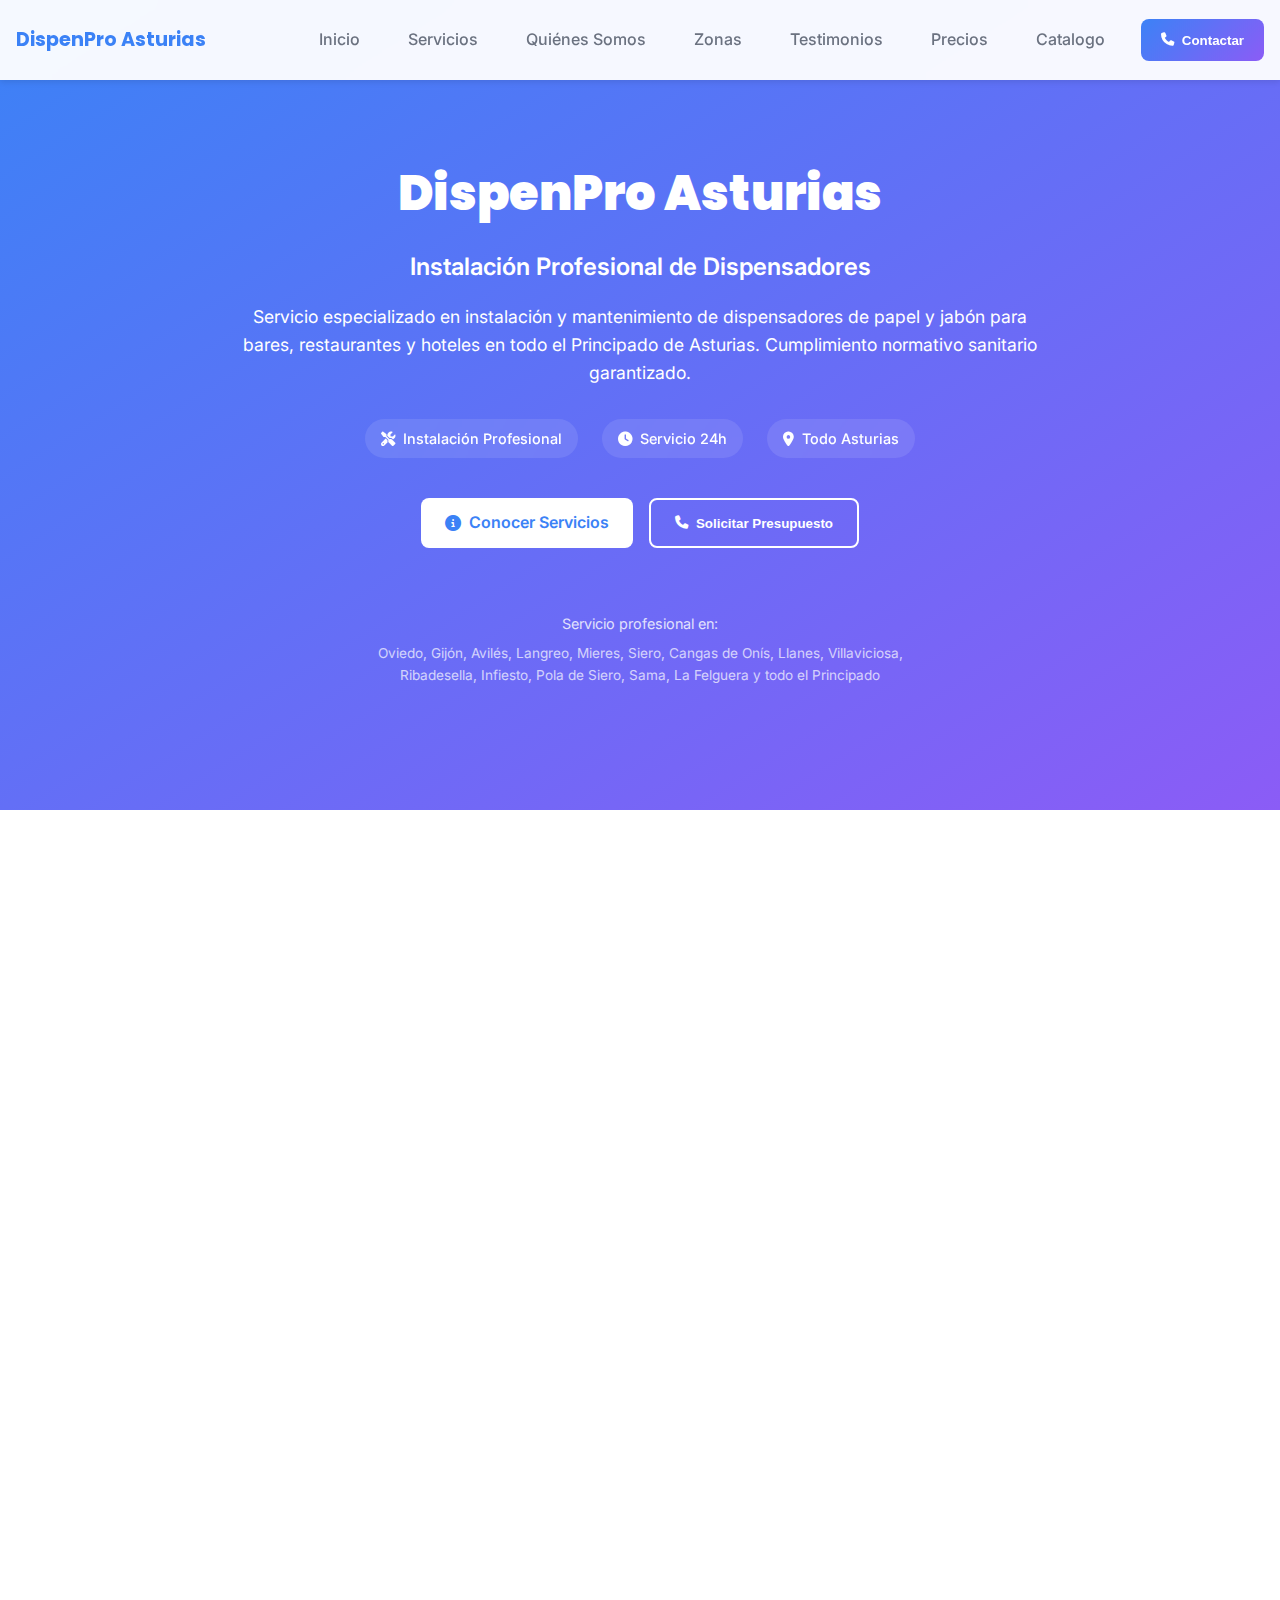
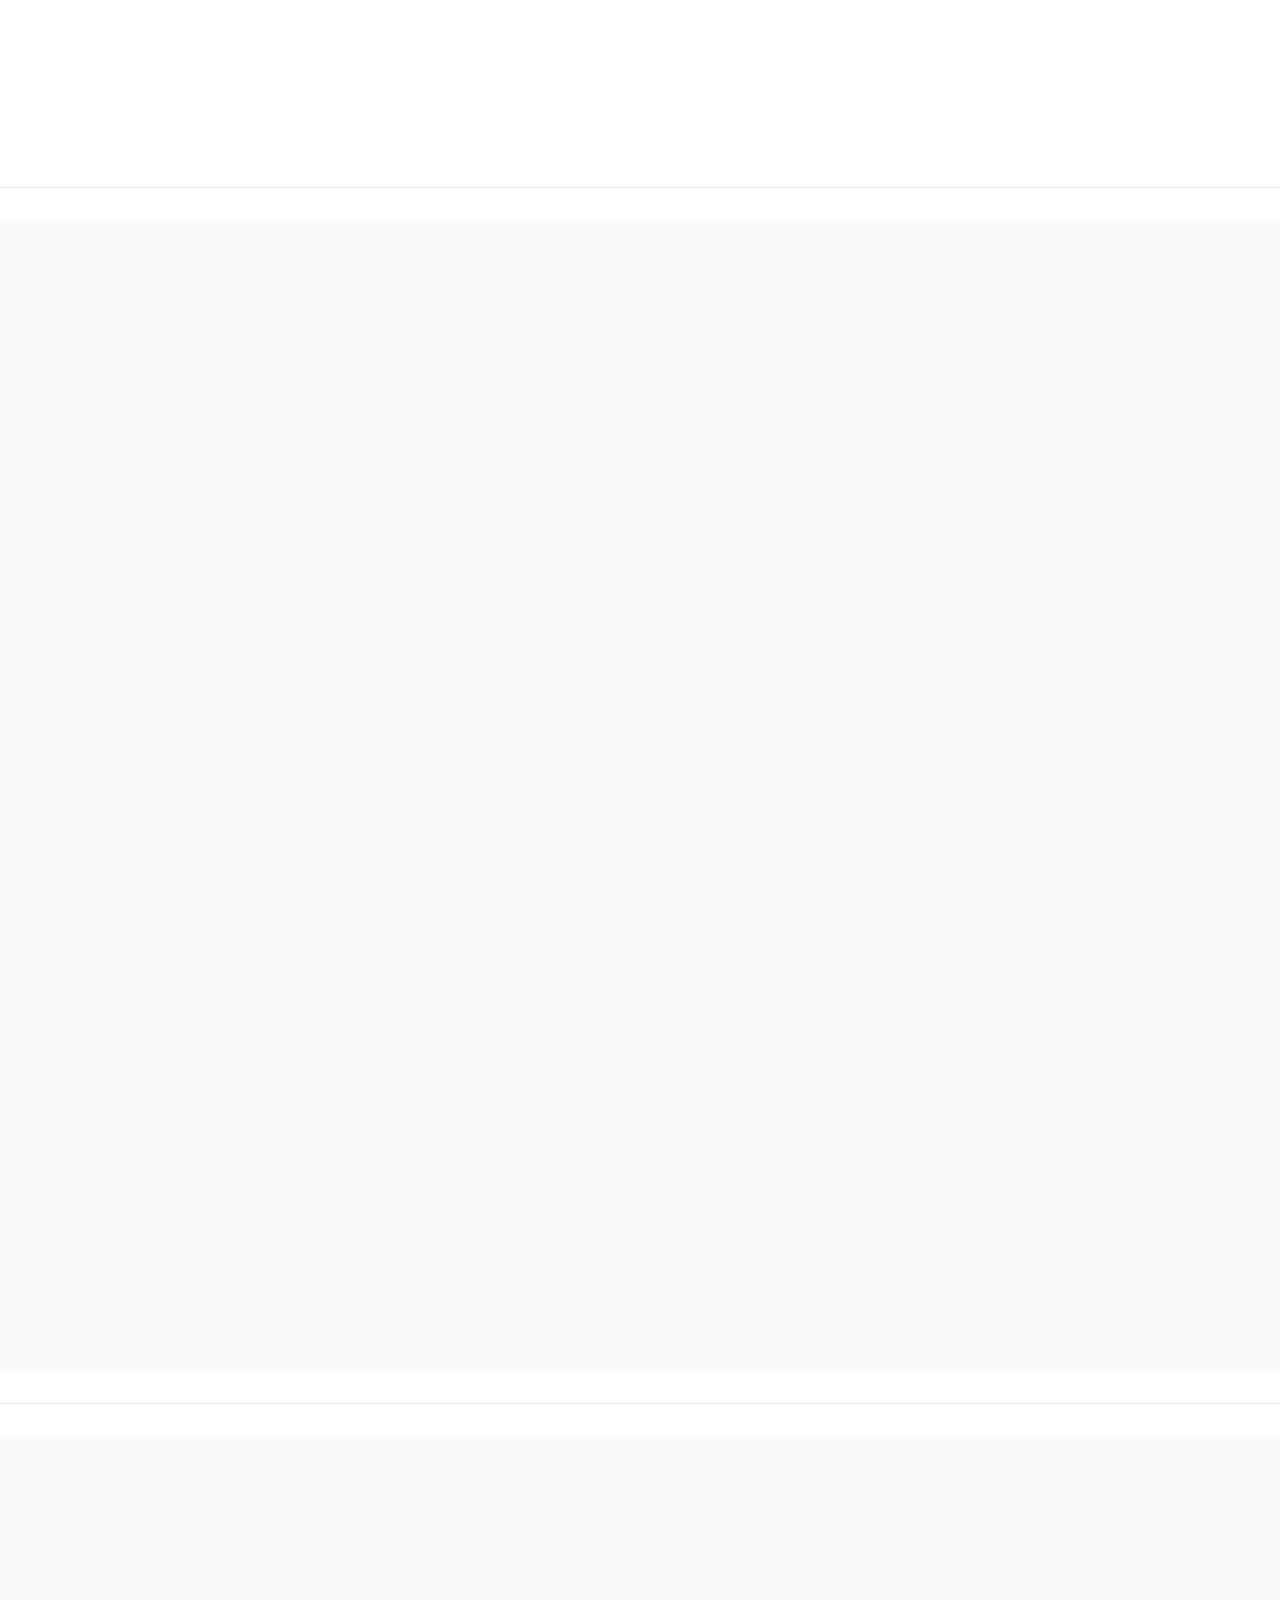
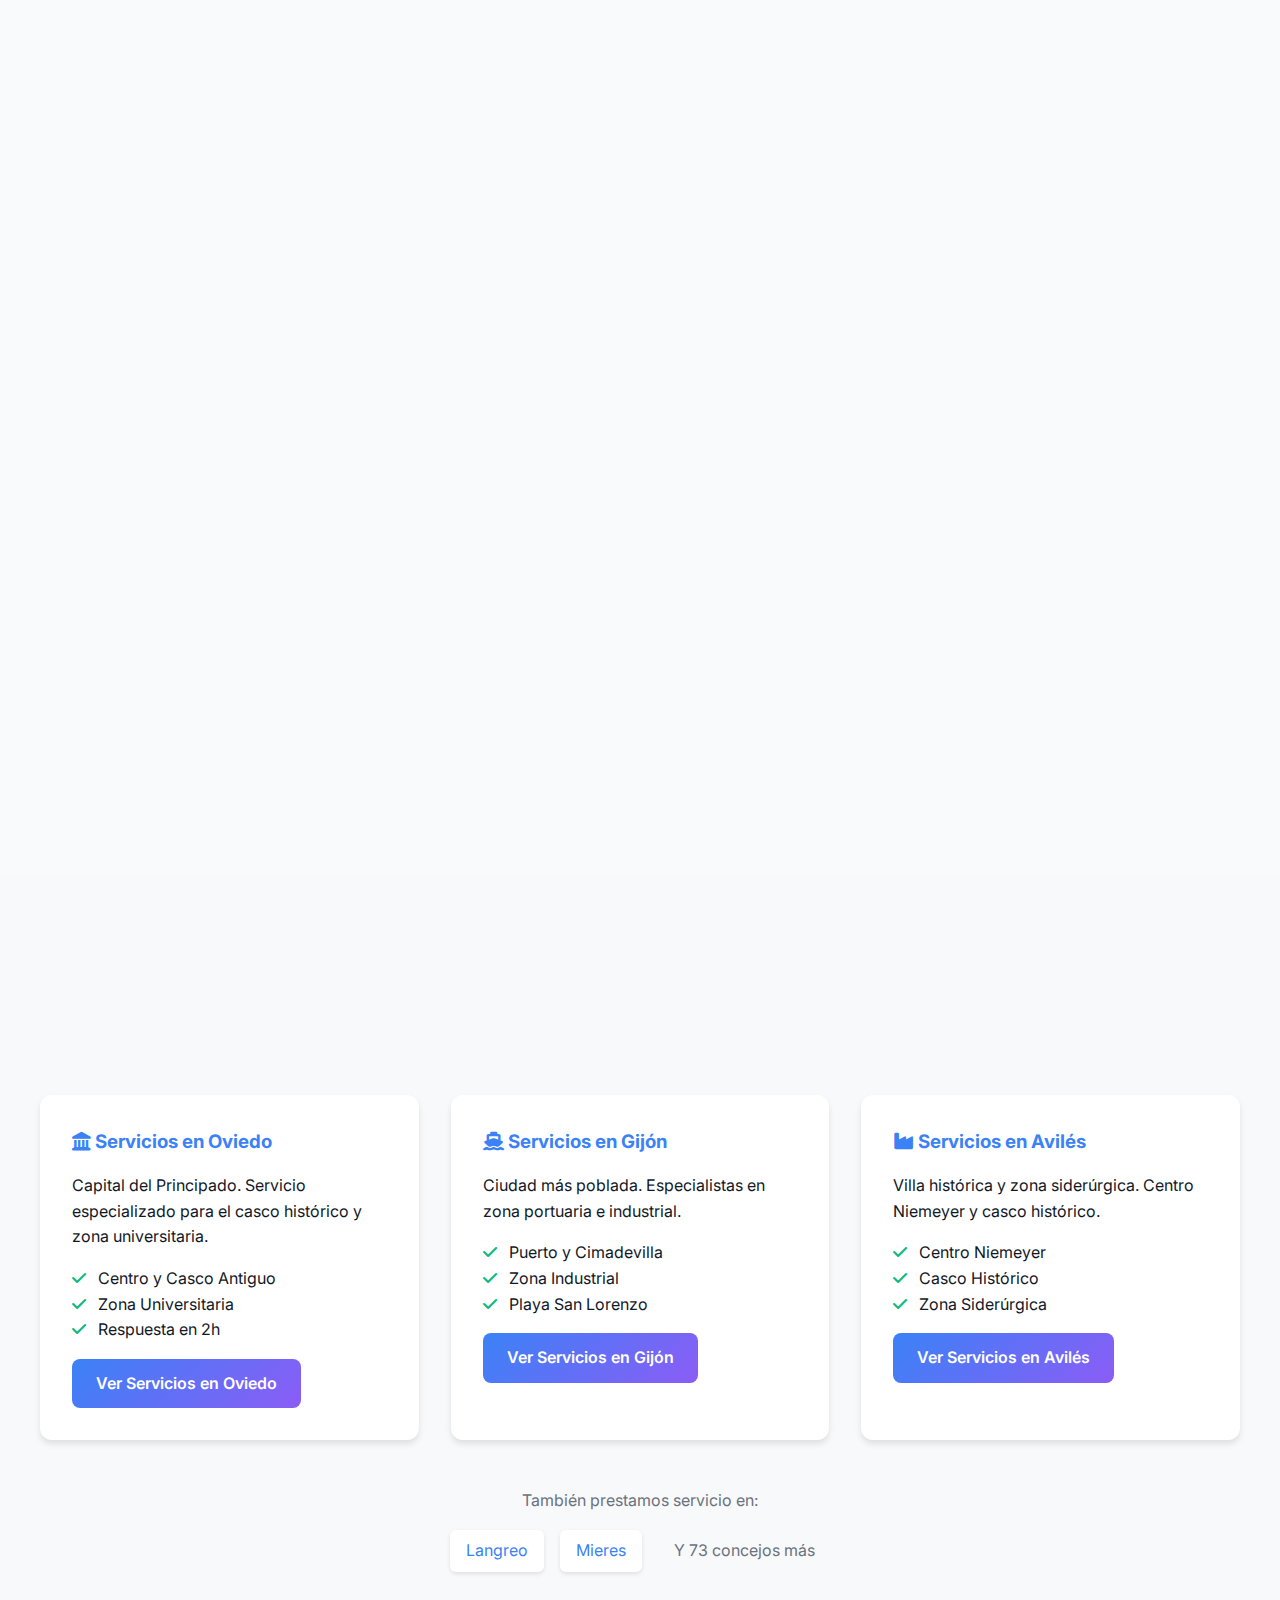
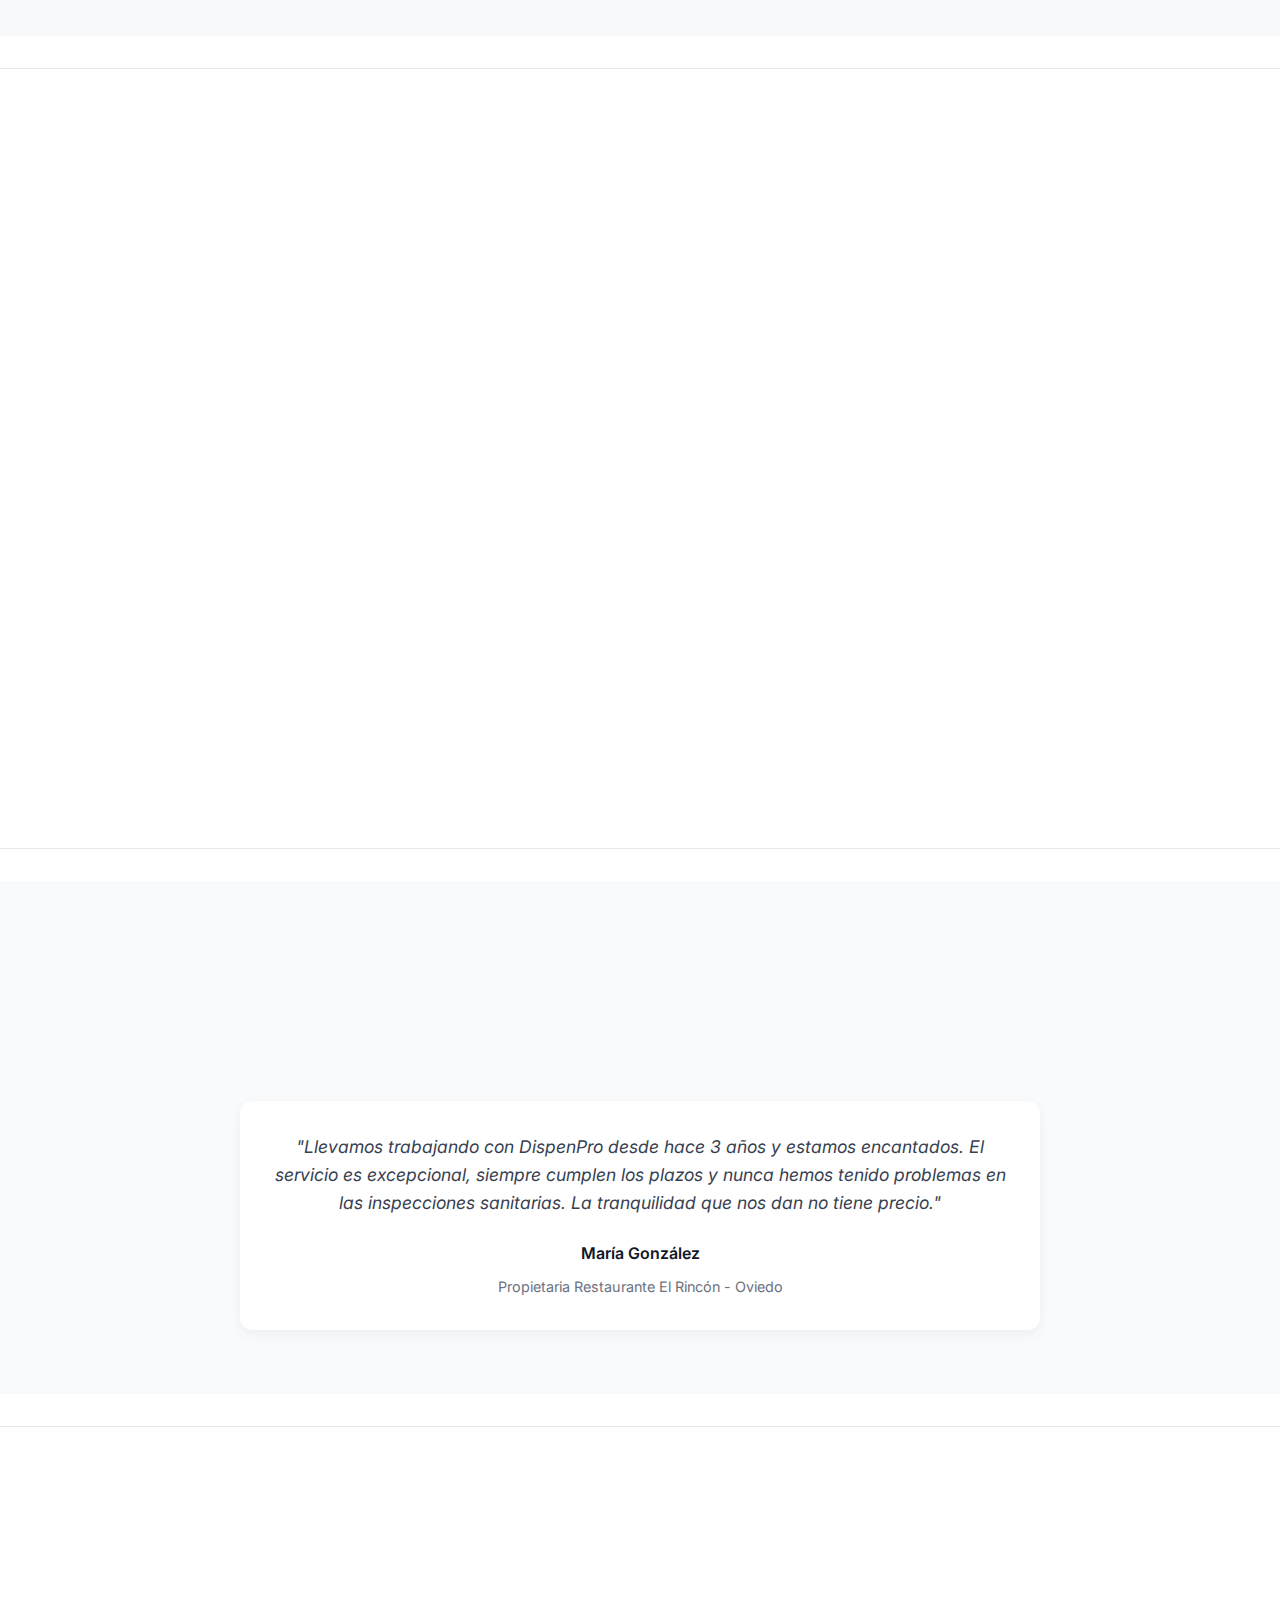
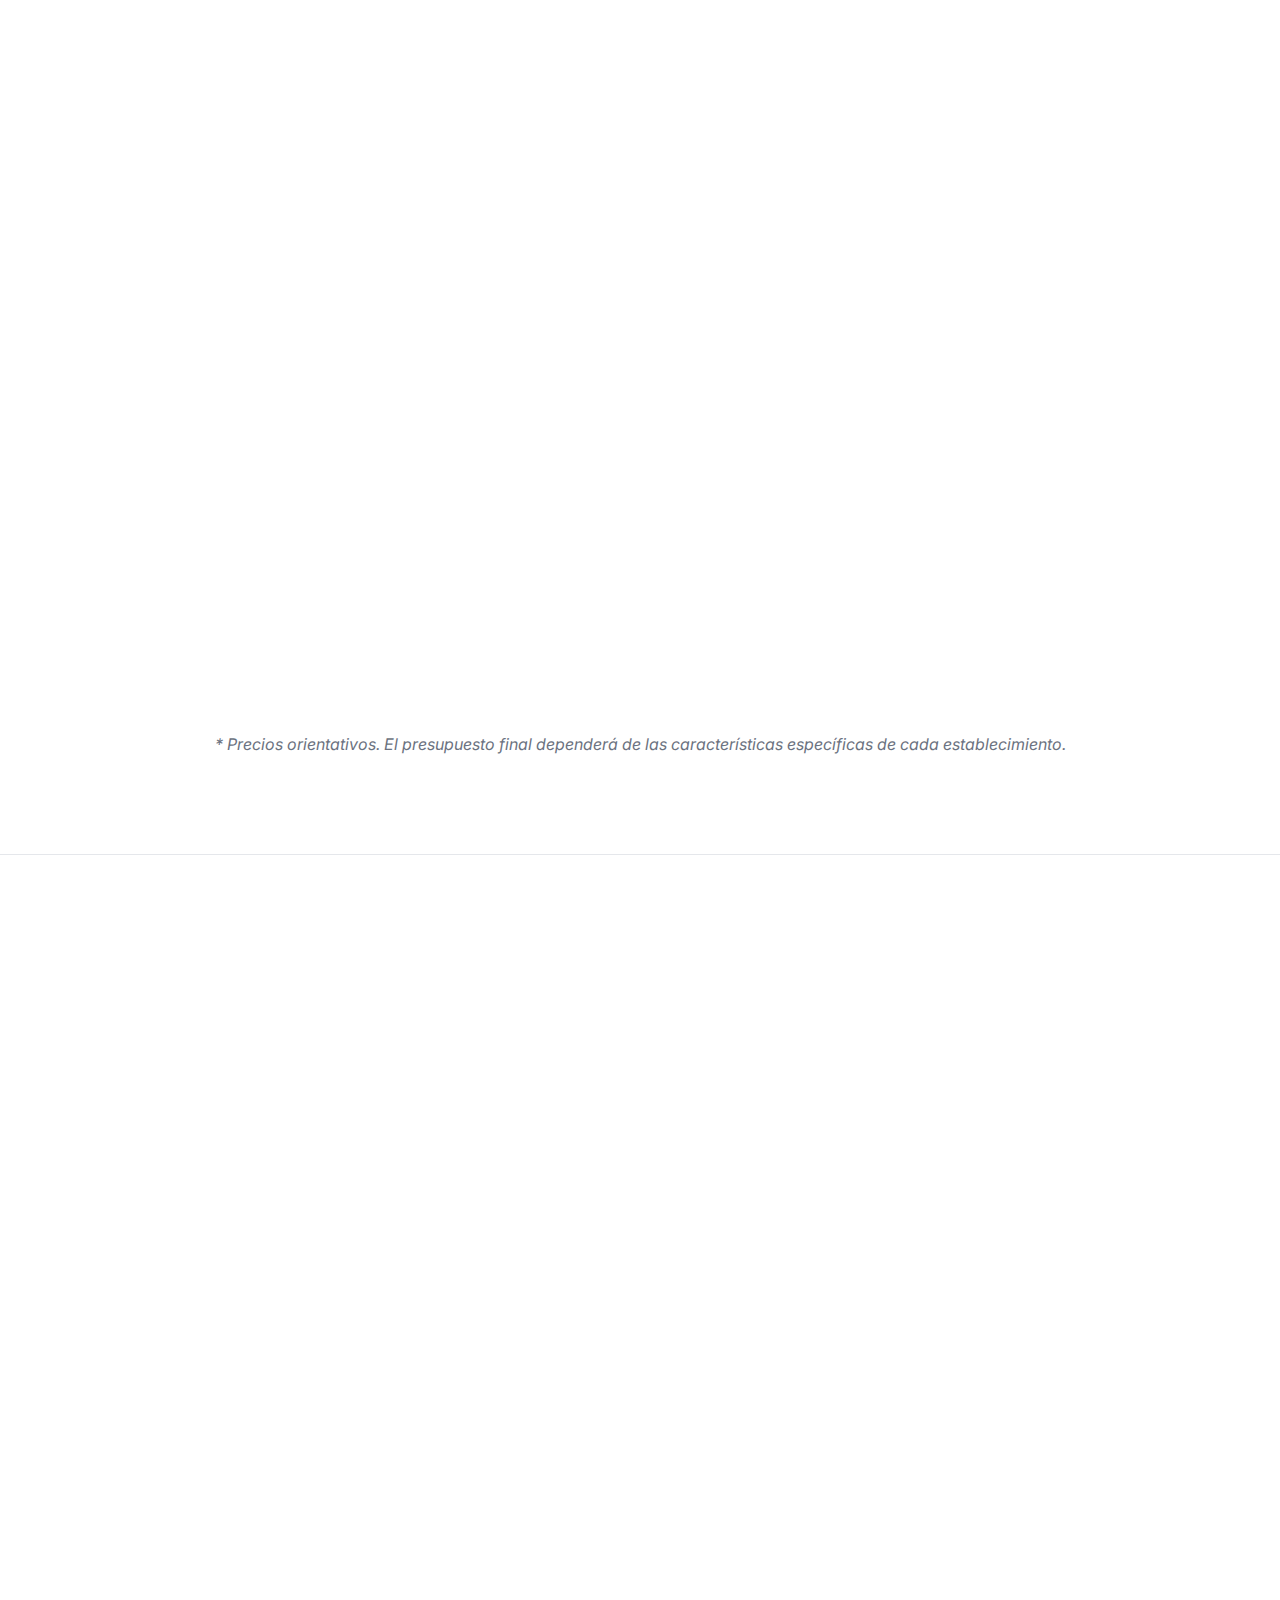
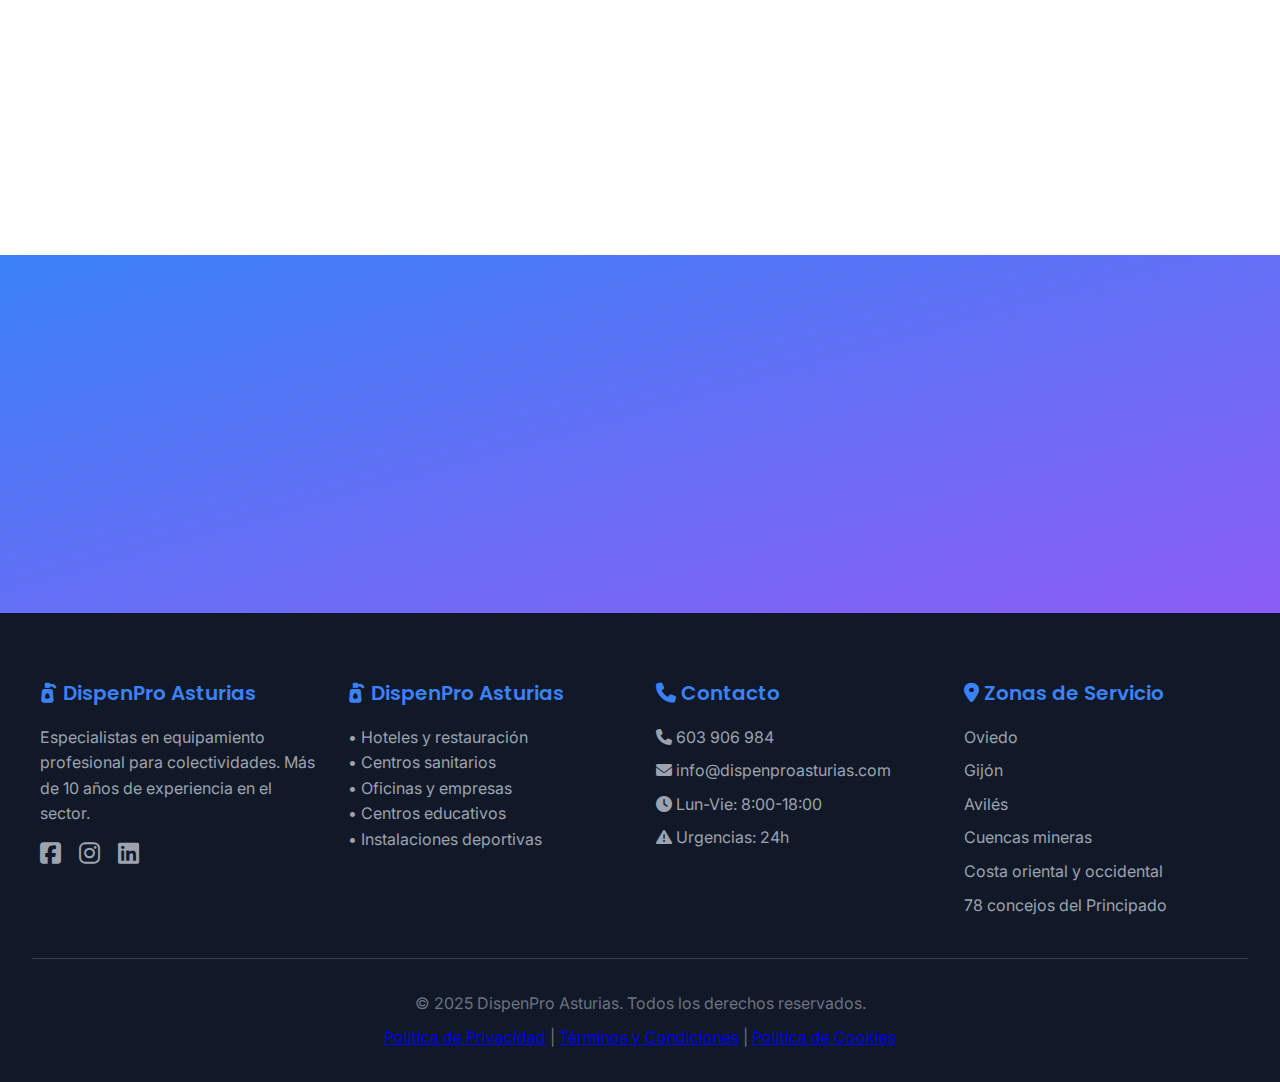
<file: index.html>
<!DOCTYPE html>
<html lang="es">
<head>
    <meta charset="UTF-8">
    <meta name="viewport" content="width=device-width, initial-scale=1.0">
    <title>DispenPro Asturias - Instalación Profesional de Dispensadores | Servicio en Oviedo, Gijón, Avilés</title>
    <meta name="description" content="Servicio profesional de instalación y mantenimiento de dispensadores de papel y jabón para bares, restaurantes y hoteles en Oviedo, Gijón, Avilés, Langreo, Mieres y todo el Principado de Asturias. Cumplimiento normativo sanitario garantizado.">
    <meta name="keywords" content="dispensadores papel Asturias, instalación dispensadores Oviedo, dispensadores jabón Gijón, equipamiento baños restaurantes Avilés, normativa hostelería Asturias, dispensadores profesionales Principado, mantenimiento dispensadores Langreo">
    <meta name="author" content="DispenPro Asturias">
    <meta name="robots" content="index, follow">
    <link rel="canonical" href="https://www.dispenproasturias.com/">

    <!-- Favicon -->
    <link rel="icon" type="image/x-icon" href="img/icon.ico">
    <link rel="shortcut icon" href="img/icon.ico">

    <!-- Open Graph / Facebook -->
    <meta property="og:type" content="website">
    <meta property="og:url" content="https://www.dispenproasturias.com/">
    <meta property="og:title" content="DispenPro Asturias - Instalación Profesional de Dispensadores">
    <meta property="og:description" content="Servicio especializado en instalación de dispensadores para hostelería en todo el Principado de Asturias">
    <meta property="og:image" content="https://www.dispenproasturias.com/images/og-image.jpg">

    <!-- Fonts -->
    <link rel="preconnect" href="https://fonts.googleapis.com">
    <link rel="preconnect" href="https://fonts.gstatic.com" crossorigin>
    <link href="https://fonts.googleapis.com/css2?family=Poppins:wght@500;600;700&family=Inter:wght@400;500&display=swap" rel="stylesheet">
    <link rel="stylesheet" href="https://cdnjs.cloudflare.com/ajax/libs/font-awesome/6.5.0/css/all.min.css">

    <!-- Después de las meta tags existentes, añadir: -->

    <!-- Preload de recursos críticos -->
    <link rel="preload" href="css/styles.css" as="style">
    <link rel="preload" href="js/script.js" as="script">

    <!-- DNS Prefetch para recursos externos -->
    <link rel="dns-prefetch" href="//fonts.googleapis.com">
    <link rel="dns-prefetch" href="//cdnjs.cloudflare.com">

    <!-- Structured Data mejorado -->
    <script type="application/ld+json">
        {
            "@context": "https://schema.org",
            "@type": "LocalBusiness",
            "name": "DispenPro Asturias",
            "description": "Servicio profesional de instalación y mantenimiento de dispensadores de papel y jabón para hostelería en el Principado de Asturias",
            "url": "https://www.dispenproasturias.com",
            "telephone": "+34-603-906-984",
            "email": "info@dispenproasturias.com",
            "foundingDate": "2017",
            "address": {
                "@type": "PostalAddress",
                "addressRegion": "Asturias",
                "addressCountry": "ES"
            },
            "areaServed": [
                {"@type": "City", "name": "Oviedo"},
                {"@type": "City", "name": "Gijón"},
                {"@type": "City", "name": "Avilés"},
                {"@type": "City", "name": "Langreo"},
                {"@type": "City", "name": "Mieres"},
                {"@type": "City", "name": "Siero"},
                {"@type": "City", "name": "Cangas de Onís"},
                {"@type": "City", "name": "Llanes"}
            ],
            "serviceType": "Instalación y mantenimiento de dispensadores profesionales",
            "priceRange": "€€",
            "openingHours": "Mo-Fr 08:00-18:00",
            "hasOfferCatalog": {
                "@type": "OfferCatalog",
                "name": "Servicios de Dispensadores",
                "itemListElement": [
                    {
                        "@type": "Offer",
                        "itemOffered": {
                            "@type": "Service",
                            "name": "Instalación de dispensadores",
                            "description": "Instalación profesional cumpliendo normativa APPCC"
                        }
                    },
                    {
                        "@type": "Offer",
                        "itemOffered": {
                            "@type": "Service",
                            "name": "Mantenimiento de dispensadores",
                            "description": "Servicio técnico 24h y mantenimiento preventivo"
                        }
                    }
                ]
            },
            "aggregateRating": {
                "@type": "AggregateRating",
                "ratingValue": "4.8",
                "reviewCount": "150",
                "bestRating": "5",
                "worstRating": "1"
            },
            "sameAs": [
                "https://www.facebook.com/profile.php?id=61575901412919",
                "https://www.instagram.com/joham_dispenpro/",
                "https://www.linkedin.com/in/joham-j-v-2b020b364/"
            ]
        }
    </script>

    <!-- FAQ Schema -->
    <script type="application/ld+json">
        {
            "@context": "https://schema.org",
            "@type": "FAQPage",
            "mainEntity": [
                {
                    "@type": "Question",
                    "name": "¿Qué normativa sanitaria debo cumplir en mi establecimiento?",
                    "acceptedAnswer": {
                        "@type": "Answer",
                        "text": "Los establecimientos de hostelería en Asturias deben cumplir con el Real Decreto 3484/2000 y las normativas APPCC. Esto incluye la instalación obligatoria de dispensadores de papel y jabón en todos los aseos."
                    }
                },
                {
                    "@type": "Question",
                    "name": "¿Cuánto tiempo tarda la instalación de los dispensadores?",
                    "acceptedAnswer": {
                        "@type": "Answer",
                        "text": "La instalación típica en un establecimiento pequeño-mediano (2-6 dispensadores) se completa en 2-3 horas. Para instalaciones más grandes puede tomar entre 4-6 horas."
                    }
                },
                {
                    "@type": "Question",
                    "name": "¿Trabajan en toda Asturias o solo en las ciudades principales?",
                    "acceptedAnswer": {
                        "@type": "Answer",
                        "text": "Damos servicio en los 78 concejos del Principado de Asturias, desde Taramundi hasta Ribadedeva. Llegamos a cualquier punto de Asturias."
                    }
                }
            ]
        }
    </script>

    <link rel="stylesheet" href="css/styles.css">

    <!-- Critical CSS inline -->
    <style>
        /* Insertar aquí el contenido de critical.css */
        * {
            margin: 0;
            padding: 0;
            box-sizing: border-box;
        }
        /* ... resto del CSS crítico ... */
    </style>

    <!-- Cargar CSS no crítico de forma asíncrona -->
    <link rel="preload" href="css/styles.css" as="style" onload="this.onload=null;this.rel='stylesheet'">
    <noscript><link rel="stylesheet" href="css/styles.css"></noscript>

    <!-- Fallback para navegadores sin JS -->
    <script>
        if (!window.CSS || !CSS.supports('backdrop-filter', 'blur(10px)')) {
            document.documentElement.classList.add('no-backdrop-filter');
        }
    </script>

    <!-- Google Analytics 4 -->
    <script async src="https://www.googletagmanager.com/gtag/js?id=GA_MEASUREMENT_ID"></script>
    <script>
        window.dataLayer = window.dataLayer || [];
        function gtag(){dataLayer.push(arguments);}
        gtag('js', new Date());

        gtag('config', 'GA_MEASUREMENT_ID', {
            page_title: document.title,
            page_location: window.location.href,
            content_group1: 'DispenPro Asturias',
            content_group2: 'Servicios Locales'
        });

        // Eventos personalizados
        gtag('event', 'page_view', {
            page_title: document.title,
            page_location: window.location.href
        });
    </script>

    <!-- Google Tag Manager (opcional) -->
    <script>(function(w,d,s,l,i){w[l]=w[l]||[];w[l].push({'gtm.start':
new Date().getTime(),event:'gtm.js'});var f=d.getElementsByTagName(s)[0],
j=d.createElement(s),dl=l!='dataLayer'?'&l='+l:'';j.async=true;j.src=
'https://www.googletagmanager.com/gtm.js?id='+i+dl;f.parentNode.insertBefore(j,f);
})(window,document,'script','dataLayer','GTM-XXXXXXX');</script>
</head>
<body>
    <!-- Header Principal -->
    <header class="header-main" id="header">
        <a href="#" class="header-logo">

            DispenPro Asturias
        </a>
        
        <nav class="main-nav">
            <a href="#inicio" class="nav-link">Inicio</a>
            <a href="#servicios" class="nav-link">Servicios</a>
            <a href="#quienes-somos" class="nav-link">Quiénes Somos</a>
            <a href="#zonas" class="nav-link">Zonas</a>
            <a href="#testimonios" class="nav-link">Testimonios</a>
            <a href="#precios" class="nav-link">Precios</a>
            <a href="paginas/Dispenpro-catalogo.html" class="nav-link">Catalogo</a>
            <button class="nav-button" onclick="openModal()">
                <i class="fas fa-phone"></i>
                Contactar
            </button>
        </nav>
        
        <button class="menu-toggle" onclick="toggleMobileMenu()">☰</button>
    </header>

    <!-- Menú Móvil -->
    <nav class="mobile-menu" id="mobileMenu">
        <button class="menu-close" onclick="toggleMobileMenu()">×</button>
        <a href="#inicio" class="nav-link" onclick="toggleMobileMenu()">Inicio</a>
        <a href="#servicios" class="nav-link" onclick="toggleMobileMenu()">Servicios</a>
        <a href="#quienes-somos" class="nav-link" onclick="toggleMobileMenu()">Quiénes Somos</a>
        <a href="#zonas" class="nav-link" onclick="toggleMobileMenu()">Zonas</a>
        <a href="#testimonios" class="nav-link" onclick="toggleMobileMenu()">Testimonios</a>
        <a href="#precios" class="nav-link" onclick="toggleMobileMenu()">Precios</a>
        <a href="paginas/Dispenpro-catalogo.html" class="nav-link" onclick="toggleMobileMenu()">Catálogo</a>
        <button class="nav-button" onclick="openModal(); toggleMobileMenu();">
            <i class="fas fa-phone"></i>
            Contactar
        </button>
    </nav>

    <!-- Hero Section -->
    <section id="inicio" class="hero-section">
        <h1 class="hero-title animate-on-scroll">DispenPro Asturias</h1>
        <p class="hero-subtitle animate-on-scroll">
            Instalación Profesional de Dispensadores
        </p>
        <p class="hero-description animate-on-scroll">
            Servicio especializado en instalación y mantenimiento de dispensadores de papel y jabón para bares, 
            restaurantes y hoteles en todo el Principado de Asturias. Cumplimiento normativo sanitario garantizado.
        </p>
        
        <div class="hero-badges animate-on-scroll">
            <div class="badge">
                <i class="fas fa-tools"></i>
                Instalación Profesional
            </div>
            <div class="badge">
                <i class="fas fa-clock"></i>
                Servicio 24h
            </div>
            <div class="badge">
                <i class="fas fa-map-marker-alt"></i>
                Todo Asturias
            </div>
        </div>

        <div class="hero-cta-container animate-on-scroll">
            <a href="#servicios" class="hero-cta">
                <i class="fas fa-info-circle"></i>
                Conocer Servicios
            </a>
            <button class="hero-cta hero-cta-secondary" onclick="openModal()">
                <i class="fas fa-phone"></i>
                Solicitar Presupuesto
            </button>
        </div>

        <div class="trust-section animate-on-scroll">
            <p class="trust-text">Servicio profesional en:</p>
            <p class="cities-list">
                Oviedo, Gijón, Avilés, Langreo, Mieres, Siero, Cangas de Onís, Llanes, 
                Villaviciosa, Ribadesella, Infiesto, Pola de Siero, Sama, La Felguera y todo el Principado
            </p>
        </div>
    </section>

    <!-- Sección Quiénes Somos -->
    <section id="quienes-somos" class="about-section">
        <div class="about-content">
            <h2 class="section-title animate-on-scroll">Quiénes Somos</h2>
            <p class="about-intro animate-on-scroll">
                Somos DispenPro Asturias, especialistas en la instalación y mantenimiento de dispensadores 
                profesionales para el sector hostelero en todo el Principado de Asturias.
            </p>
            
            <div class="about-highlight animate-on-scroll">
                <h3>
                    <i class="fas fa-star"></i>
                    Líderes en Asturias
                </h3>
                <p>
                    Con más de 8 años de experiencia, nos hemos consolidado como la empresa de referencia 
                    en instalación de dispensadores profesionales en el Principado de Asturias, 
                    garantizando el cumplimiento de toda la normativa sanitaria vigente.
                </p>
            </div>

            <div class="about-stats animate-on-scroll">
                <div class="stat-item">
                    <span class="stat-number">500+</span>
                    <span class="stat-label">Instalaciones Realizadas</span>
                </div>
                <div class="stat-item">
                    <span class="stat-number">200+</span>
                    <span class="stat-label">Clientes Satisfechos</span>
                </div>
                <div class="stat-item">
                    <span class="stat-number">8</span>
                    <span class="stat-label">Años de Experiencia</span>
                </div>
                <div class="stat-item">
                    <span class="stat-number">78</span>
                    <span class="stat-label">Concejos Cubiertos</span>
                </div>
            </div>

            <div class="about-story animate-on-scroll">
                <h3>
                    <i class="fas fa-history"></i>
                    Nuestra Historia
                </h3>
                <p>
                    Fundada en Oviedo, DispenPro Asturias nació con la misión de proporcionar 
                    soluciones profesionales de higiene para el sector hostelero asturiano. Desde nuestros inicios, 
                    hemos trabajado incansablemente para convertirnos en el socio de confianza de bares, 
                    restaurantes y hoteles en todo el Principado.
                </p>
                <br>
                <p>
                    Nuestra filosofía se basa en tres pilares fundamentales: <strong>calidad en el servicio</strong>, 
                    <strong>cumplimiento normativo</strong> y <strong>atención personalizada</strong>. 
                    Entendemos que cada establecimiento tiene necesidades únicas, por lo que adaptamos 
                    nuestras soluciones a los requerimientos específicos de cada cliente.
                </p>
                <br>
                <p>
                    Hoy, con presencia en los 78 concejos del Principado de Asturias, continuamos 
                    expandiendo nuestros servicios y mejorando nuestras soluciones para seguir siendo 
                    la referencia en instalación de dispensadores profesionales en la región.
                </p>
            </div>
        </div>
    </section>

    <div class="divider"></div>

    <!-- Servicios -->
    <section id="servicios" class="services-section">
        <h2 class="section-title animate-on-scroll">Nuestros Servicios</h2>
        <p class="section-subtitle animate-on-scroll">
            Soluciones completas para el cumplimiento normativo de tu establecimiento
        </p>
        
        <div class="services-grid">
            <div class="service-card animate-on-scroll">
                <div class="service-header">
                    <div class="service-icon">
                        <i class="fas fa-tools"></i>
                    </div>
                    <h3 class="service-title">Instalación Profesional</h3>
                </div>
                <p>Instalación completa de dispensadores de papel y jabón cumpliendo toda la normativa sanitaria vigente.</p>
                <ul class="service-features">
                    <li>Evaluación previa del establecimiento</li>
                    <li>Instalación según normativa APPCC</li>
                    <li>Certificado de cumplimiento normativo</li>
                    <li>Garantía de instalación de 2 años</li>
                    <li>Materiales de primera calidad</li>
                </ul>
            </div>
            
            <div class="service-card animate-on-scroll">
                <div class="service-header">
                    <div class="service-icon">
                        <i class="fas fa-wrench"></i>
                    </div>
                    <h3 class="service-title">Mantenimiento y Reparación</h3>
                </div>
                <p>Servicio técnico especializado para mantener tus dispensadores en perfecto estado de funcionamiento.</p>
                <ul class="service-features">
                    <li>Revisiones periódicas programadas</li>
                    <li>Reparación de averías en 24h</li>
                    <li>Sustitución de piezas defectuosas</li>
                    <li>Limpieza y desinfección profesional</li>
                    <li>Servicio de urgencias disponible</li>
                </ul>
            </div>
            
            <div class="service-card animate-on-scroll">
                <div class="service-header">
                    <div class="service-icon">
                        <i class="fas fa-clipboard-check"></i>
                    </div>
                    <h3 class="service-title">Asesoramiento Normativo</h3>
                </div>
                <p>Te ayudamos a cumplir con toda la legislación sanitaria aplicable a tu establecimiento.</p>
                <ul class="service-features">
                    <li>Auditoría de cumplimiento normativo</li>
                    <li>Documentación oficial requerida</li>
                    <li>Formación del personal</li>
                    <li>Actualizaciones normativas</li>
                    <li>Soporte en inspecciones sanitarias</li>
                </ul>
            </div>
            
            <div class="service-card animate-on-scroll">
                <div class="service-header">
                    <div class="service-icon">
                        <i class="fas fa-truck"></i>
                    </div>
                    <h3 class="service-title">Suministro de Consumibles</h3>
                </div>
                <p>Abastecimiento regular de papel y jabón para que nunca te falten los suministros necesarios.</p>
                <ul class="service-features">
                    <li>Papel higiénico profesional</li>
                    <li>Toallas de papel de calidad</li>
                    <li>Jabón líquido antibacteriano</li>
                    <li>Gel hidroalcohólico certificado</li>
                    <li>Entrega programada mensual</li>
                </ul>
            </div>
        </div>
    </section>

    <div class="divider"></div>

    <!-- Características -->
    <section class="features-section">
        <h2 class="section-title animate-on-scroll">¿Por Qué Elegirnos?</h2>
        <p class="section-subtitle animate-on-scroll">
            Las ventajas que nos convierten en la mejor opción para tu establecimiento
        </p>
        
        <div class="features-grid">
            <div class="feature-card animate-on-scroll">
                <div class="feature-icon">
                    <i class="fas fa-shield-alt"></i>
                </div>
                <h3 class="feature-title">Mantenimiento y Reparación</h3>
                <p class="feature-description">
                    Servicio de mantenimiento preventivo y correctivo. Reparación de averías, sustitución de piezas y actualización de equipos obsoletos para garantizar el funcionamiento óptimo.
                </p>
            </div>
            
            <div class="feature-card animate-on-scroll">
                <div class="feature-icon">
                    <i class="fas fa-clock"></i>
                </div>
                <h3 class="feature-title">Servicio de Urgencias 24h</h3>
                <p class="feature-description">
                    Entendemos que una avería puede afectar gravemente a tu negocio. Por eso ofrecemos 
                    servicio de reparación de urgencias las 24 horas, todos los días del año, 
                    para que nunca tengas que cerrar por un problema con los dispensadores.
                </p>
            </div>
            
            <div class="feature-card animate-on-scroll">
                <div class="feature-icon">
                    <i class="fas fa-map-marked-alt"></i>
                </div>
                <h3 class="feature-title">Cobertura Total en Asturias</h3>
                <p class="feature-description">
                    Damos servicio en los 78 concejos del Principado de Asturias. Desde Taramundi 
                    hasta Ribadedeva, pasando por todas las ciudades principales: Oviedo, Gijón, 
                    Avilés, Langreo, Mieres y muchas más.
                </p>
            </div>
            
            <div class="feature-card animate-on-scroll">
                <div class="feature-icon">
                    <i class="fas fa-user-tie"></i>
                </div>
                <h3 class="feature-title">Técnicos Especializados</h3>
                <p class="feature-description">
                    Nuestro equipo está formado por técnicos altamente cualificados con amplia experiencia 
                    en el sector de la hostelería. Conocemos las necesidades específicas de bares, 
                    restaurantes y hoteles en Asturias.
                </p>
            </div>
            
            <div class="feature-card animate-on-scroll">
                <div class="feature-icon">
                    <i class="fas fa-euro-sign"></i>
                </div>
                <h3 class="feature-title">Presupuestos Sin Compromiso</h3>
                <p class="feature-description">
                    Realizamos presupuestos detallados y gratuitos, adaptados a las necesidades específicas 
                    de tu establecimiento. Sin letra pequeña, sin sorpresas. Precios transparentes 
                    y competitivos en todo el Principado.
                </p>
            </div>
            
            <div class="feature-card animate-on-scroll">
                <div class="feature-icon">
                    <i class="fas fa-award"></i>
                </div>
                <h3 class="feature-title">Mantenimiento Integral de Baños</h3>
                <p class="feature-description">
                    Servicio completo de mantenimiento de instalaciones sanitarias: sustitución de cisternas, grifería, pestillos, manillas, tapas de WC, espejos y accesorios. Renovación integral de espacios.
                </p>
            </div>
        </div>
    </section>

    <!-- Después de la sección "¿Por Qué Elegirnos?", añadir: -->

    <section class="local-services-section" style="padding: 4rem 2rem; background: #f8f9fa;">
        <div style="max-width: 1200px; margin: 0 auto;">
            <h2 class="section-title animate-on-scroll">Servicios por Ciudades Principales</h2>
            <p class="section-subtitle animate-on-scroll">
                Conoce nuestros servicios específicos en las principales ciudades de Asturias
            </p>

            <div style="display: grid; grid-template-columns: repeat(auto-fit, minmax(300px, 1fr)); gap: 2rem; margin-top: 2rem;">
                <div class="local-service-card" style="background: white; padding: 2rem; border-radius: 12px; box-shadow: 0 4px 6px rgba(0,0,0,0.1);">
                    <h3 style="color: #3b82f6; margin-bottom: 1rem;">
                        <i class="fas fa-landmark"></i> Servicios en Oviedo
                    </h3>
                    <p>Capital del Principado. Servicio especializado para el casco histórico y zona universitaria.</p>
                    <ul style="margin: 1rem 0; list-style: none; padding: 0;">
                        <li><i class="fas fa-check" style="color: #10b981; margin-right: 0.5rem;"></i> Centro y Casco Antiguo</li>
                        <li><i class="fas fa-check" style="color: #10b981; margin-right: 0.5rem;"></i> Zona Universitaria</li>
                        <li><i class="fas fa-check" style="color: #10b981; margin-right: 0.5rem;"></i> Respuesta en 2h</li>
                    </ul>
                    <a href="paginas/servicios/oviedo.html" class="nav-button" style="display: inline-block; text-decoration: none; padding: 0.75rem 1.5rem;">
                        Ver Servicios en Oviedo
                    </a>
                </div>

                <div class="local-service-card" style="background: white; padding: 2rem; border-radius: 12px; box-shadow: 0 4px 6px rgba(0,0,0,0.1);">
                    <h3 style="color: #3b82f6; margin-bottom: 1rem;">
                        <i class="fas fa-ship"></i> Servicios en Gijón
                    </h3>
                    <p>Ciudad más poblada. Especialistas en zona portuaria e industrial.</p>
                    <ul style="margin: 1rem 0; list-style: none; padding: 0;">
                        <li><i class="fas fa-check" style="color: #10b981; margin-right: 0.5rem;"></i> Puerto y Cimadevilla</li>
                        <li><i class="fas fa-check" style="color: #10b981; margin-right: 0.5rem;"></i> Zona Industrial</li>
                        <li><i class="fas fa-check" style="color: #10b981; margin-right: 0.5rem;"></i> Playa San Lorenzo</li>
                    </ul>
                    <a href="paginas/servicios/gijon.html" class="nav-button" style="display: inline-block; text-decoration: none; padding: 0.75rem 1.5rem;">
                        Ver Servicios en Gijón
                    </a>
                </div>

                <div class="local-service-card" style="background: white; padding: 2rem; border-radius: 12px; box-shadow: 0 4px 6px rgba(0,0,0,0.1);">
                    <h3 style="color: #3b82f6; margin-bottom: 1rem;">
                        <i class="fas fa-industry"></i> Servicios en Avilés
                    </h3>
                    <p>Villa histórica y zona siderúrgica. Centro Niemeyer y casco histórico.</p>
                    <ul style="margin: 1rem 0; list-style: none; padding: 0;">
                        <li><i class="fas fa-check" style="color: #10b981; margin-right: 0.5rem;"></i> Centro Niemeyer</li>
                        <li><i class="fas fa-check" style="color: #10b981; margin-right: 0.5rem;"></i> Casco Histórico</li>
                        <li><i class="fas fa-check" style="color: #10b981; margin-right: 0.5rem;"></i> Zona Siderúrgica</li>
                    </ul>
                    <a href="paginas/servicios/aviles.html" class="nav-button" style="display: inline-block; text-decoration: none; padding: 0.75rem 1.5rem;">
                        Ver Servicios en Avilés
                    </a>
                </div>
            </div>

            <div style="text-align: center; margin-top: 3rem;">
                <p style="color: #6b7280; margin-bottom: 1rem;">También prestamos servicio en:</p>
                <div style="display: flex; justify-content: center; gap: 1rem; flex-wrap: wrap;">
                    <a href="paginas/servicios/langreo.html" style="color: #3b82f6; text-decoration: none; padding: 0.5rem 1rem; background: white; border-radius: 6px; box-shadow: 0 2px 4px rgba(0,0,0,0.1);">Langreo</a>
                    <a href="paginas/servicios/mieres.html" style="color: #3b82f6; text-decoration: none; padding: 0.5rem 1rem; background: white; border-radius: 6px; box-shadow: 0 2px 4px rgba(0,0,0,0.1);">Mieres</a>
                    <span style="color: #6b7280; padding: 0.5rem 1rem;">Y 73 concejos más</span>
                </div>
            </div>
        </div>
    </section>

    <div class="divider"></div>

    <!-- Zonas de Servicio -->
    <section id="zonas" class="coverage-section">
        <h2 class="section-title animate-on-scroll">Zonas de Servicio</h2>
        <p class="section-subtitle animate-on-scroll">
            Presencia en todo el Principado de Asturias - 78 concejos cubiertos
        </p>
        
        <div class="coverage-grid">
            <div class="coverage-item animate-on-scroll">
                <h4><i class="fas fa-city"></i> Área Central</h4>
                <p>Oviedo, Siero, Noreña, Las Regueras, Ribera de Arriba, Santo Adriano</p>
            </div>
            
            <div class="coverage-item animate-on-scroll">
                <h4><i class="fas fa-industry"></i> Área Industrial</h4>
                <p>Gijón, Carreño, Corvera, Illas, Castrillón, Avilés, Gozón, Candamo</p>
            </div>
            
            <div class="coverage-item animate-on-scroll">
                <h4><i class="fas fa-mountain"></i> Cuencas Mineras</h4>
                <p>Langreo, San Martín del Rey Aurelio, Mieres, Morcín, Riosa, Lena</p>
            </div>
            
            <div class="coverage-item animate-on-scroll">
                <h4><i class="fas fa-water"></i> Costa Oriental</h4>
                <p>Llanes, Ribadedeva, Peñamellera Alta, Peñamellera Baja, Cabrales, Onís</p>
            </div>
            
            <div class="coverage-item animate-on-scroll">
                <h4><i class="fas fa-tree"></i> Oriente Asturiano</h4>
                <p>Cangas de Onís, Amieva, Ponga, Caso, Sobrescobio, Piloña, Parres</p>
            </div>
            
            <div class="coverage-item animate-on-scroll">
                <h4><i class="fas fa-fish"></i> Costa Central</h4>
                <p>Villaviciosa, Colunga, Caravia, Ribadesella, Bimenes, Nava</p>
            </div>
            
            <div class="coverage-item animate-on-scroll">
                <h4><i class="fas fa-leaf"></i> Occidente</h4>
                <p>Valdés, Navia, Coaña, Boal, Grandas de Salime, Pesoz, Illano</p>
            </div>
            
            <div class="coverage-item animate-on-scroll">
                <h4><i class="fas fa-mountain"></i> Eo-Navia</h4>
                <p>Castropol, Vegadeo, Taramundi, San Tirso de Abres, Tapia de Casariego</p>
            </div>
        </div>
    </section>

    <div class="divider"></div>

    <!-- Testimonios -->
    <section id="testimonios" class="testimonials-section">
        <h2 class="section-title animate-on-scroll">Lo Que Dicen Nuestros Clientes</h2>
        <p class="section-subtitle animate-on-scroll">
            La satisfacción de nuestros clientes es nuestra mejor carta de presentación
        </p>
        
        <div class="testimonial-card active">
            <p class="testimonial-content">
                "Llevamos trabajando con DispenPro desde hace 3 años y estamos encantados. El servicio es excepcional, 
                siempre cumplen los plazos y nunca hemos tenido problemas en las inspecciones sanitarias. 
                La tranquilidad que nos dan no tiene precio."
            </p>
            <div class="testimonial-author">María González</div>
            <div class="testimonial-position">Propietaria Restaurante El Rincón - Oviedo</div>
        </div>
        
        <div class="testimonial-card">
            <p class="testimonial-content">
                "Cuando abrimos nuestro segundo local en Gijón, no dudamos en llamar a DispenPro. 
                La instalación fue perfecta, rápida y con toda la documentación en regla. 
                Su servicio de mantenimiento es impecable y siempre están disponibles cuando los necesitamos."
            </p>
            <div class="testimonial-author">Carlos Rodríguez</div>
            <div class="testimonial-position">Gerente Cafetería Central - Gijón</div>
        </div>
        
        <div class="testimonial-card">
            <p class="testimonial-content">
                "En nuestro hotel de 50 habitaciones en Llanes, la higiene es fundamental. DispenPro nos instaló 
                todos los dispensadores necesarios y desde entonces no hemos tenido ni una sola incidencia. 
                Su equipo es muy profesional y conoce perfectamente la normativa del sector."
            </p>
            <div class="testimonial-author">Ana Martínez</div>
            <div class="testimonial-position">Directora Hotel Costa Verde - Llanes</div>
        </div>
        
        <div class="testimonial-card">
            <p class="testimonial-content">
                "Como propietario de varios establecimientos en Asturias, puedo decir que DispenPro es la empresa 
                más seria y profesional con la que he trabajado. Su servicio 24h nos ha salvado en más de una ocasión. 
                Los recomiendo sin dudarlo."
            </p>
            <div class="testimonial-author">Roberto Fernández</div>
            <div class="testimonial-position">Propietario Grupo Hostelero AsturGastro</div>
        </div>
    </section>

    <div class="divider"></div>

    <!-- Precios -->
    <section id="precios" class="pricing-section">
        <h2 class="section-title animate-on-scroll">Planes y Precios</h2>
        <p class="section-subtitle animate-on-scroll">
            Soluciones adaptadas a todo tipo de establecimientos
        </p>
        
        <div class="pricing-grid">
            <div class="pricing-card animate-on-scroll">
                <h3 class="plan-name">Plan Básico</h3>
                <div class="plan-price">Desde 150€</div>
                <p style="text-align: center; color: #6b7280; margin-bottom: 1rem;">Perfecto para pequeños establecimientos</p>
                <ul class="plan-features">
                    <li>Instalación de 2-4 dispensadores</li>
                    <li>Dispensadores de papel y jabón</li>
                    <li>Certificado de cumplimiento normativo</li>
                    
                    <li>Mantenimiento básico incluido</li>
                    <li>Ideal para cafeterías y bares pequeños</li>
                </ul>
                <button class="nav-button" style="width: 100%; margin-top: 1rem;" onclick="openModal()">
                    Solicitar Presupuesto
                </button>
            </div>
            
            <div class="pricing-card featured animate-on-scroll">
                <h3 class="plan-name">Plan Profesional</h3>
                <div class="plan-price">Desde 350€</div>
                <p style="text-align: center; margin-bottom: 1rem;">La opción más popular para restaurantes</p>
                <ul class="plan-features">
                    <li>Instalación de 5-10 dispensadores</li>
                    <li>Dispensadores premium de alta calidad</li>
                    <li>Incluye gel hidroalcohólico</li>
                    <li>Certificado de cumplimiento normativo</li>
                    
                    
                    <li>Suministro de consumibles con descuento</li>
                </ul>
                <button class="nav-button" style="width: 100%; margin-top: 1rem;" onclick="openModal()">
                    ¡El Más Popular!
                </button>
            </div>
            
            <div class="pricing-card animate-on-scroll">
                <h3 class="plan-name">Plan Premium</h3>
                <div class="plan-price">Desde 750€</div>
                <p style="text-align: center; color: #6b7280; margin-bottom: 1rem;">Solución completa para hoteles</p>
                <ul class="plan-features">
                    <li>Instalación de 10+ dispensadores</li>
                    <li>Dispensadores automáticos con sensor</li>
                    <li>Sistema completo de higiene</li>
                    
                    <li>Servicio técnico dedicado</li>
                    <li>Formación del personal incluida</li>
                    <li>Suministro automático de consumibles</li>
                </ul>
                <button class="nav-button" style="width: 100%; margin-top: 1rem;" onclick="openModal()">
                    Contactar Especialista
                </button>
            </div>
        </div>
        
        <div style="text-align: center; margin-top: 2rem;">
            <p style="color: #6b7280; font-style: italic;">
                * Precios orientativos. El presupuesto final dependerá de las características específicas de cada establecimiento.
                
            </p>
        </div>
    </section>

    <div class="divider"></div>

    <!-- FAQ -->
    <section id="faq" class="faq-section">
        <h2 class="section-title animate-on-scroll">Preguntas Frecuentes</h2>
        <p class="section-subtitle animate-on-scroll">
            Resolvemos las dudas más comunes sobre nuestros servicios
        </p>
        
        <div class="faq-container">
            <div class="faq-item animate-on-scroll">
                <button class="faq-question" onclick="toggleFAQ(this)">
                    ¿Qué normativa sanitaria debo cumplir en mi establecimiento?
                    <span>+</span>
                </button>
                <div class="faq-answer">
                    Los establecimientos de hostelería en Asturias deben cumplir con el Real Decreto 3484/2000 
                    y las normativas APPCC. Esto incluye la instalación obligatoria de dispensadores de papel 
                    y jabón en todos los aseos, tanto de clientes como de personal. Nosotros nos encargamos 
                    de que tu instalación cumpla con todos los requisitos legales.
                </div>
            </div>
            
            <div class="faq-item animate-on-scroll">
                <button class="faq-question" onclick="toggleFAQ(this)">
                    ¿Cuánto tiempo tarda la instalación de los dispensadores?
                    <span>+</span>
                </button>
                <div class="faq-answer">
                    La instalación típica en un establecimiento pequeño-mediano (2-6 dispensadores) 
                    se completa en 2-3 horas. Para instalaciones más grandes como hoteles, 
                    puede tomar entre 4-6 horas. Programamos la instalación en horarios que no interfieran 
                    con la actividad de tu negocio, incluso fuera del horario comercial si es necesario.
                </div>
            </div>
            
            <div class="faq-item animate-on-scroll">
                <button class="faq-question" onclick="toggleFAQ(this)">
                    ¿Qué incluye el mantenimiento de los dispensadores?
                    <span>+</span>
                </button>
                <div class="faq-answer">
                    Nuestro servicio de mantenimiento incluye: revisiones periódicas programadas, sustitución de piezas defectuosas, 
                    reparación de averías, recarga de consumibles y verificación del cumplimiento normativo. 
                    También ofrecemos servicio de urgencias 24h para reparaciones críticas.
                </div>
            </div>
            
            <div class="faq-item animate-on-scroll">
                <button class="faq-question" onclick="toggleFAQ(this)">
                    ¿Proporcionan la documentación oficial necesaria?
                    <span>+</span>
                </button>
                <div class="faq-answer">
                    Sí, con cada instalación proporcionamos un certificado de cumplimiento normativo 
                    que incluye: especificaciones técnicas de los dispensadores instalados, 
                    declaración de conformidad con la normativa vigente, manual de uso y mantenimiento, 
                    y protocolo de limpieza recomendado. Esta documentación es válida para 
                    cualquier inspección sanitaria.
                </div>
            </div>
            
            <div class="faq-item animate-on-scroll">
                <button class="faq-question" onclick="toggleFAQ(this)">
                    ¿Trabajan en toda Asturias o solo en las ciudades principales?
                    <span>+</span>
                </button>
                <div class="faq-answer">
                    Damos servicio en los 78 concejos del Principado de Asturias, desde Taramundi 
                    hasta Ribadedeva. No importa si tu establecimiento está en Oviedo, en un pueblo 
                    de la montaña o en la costa, llegamos a cualquier punto de Asturias. 
                    Para zonas más alejadas, coordinamos las visitas para optimizar los desplazamientos.
                </div>
            </div>
            
            <div class="faq-item animate-on-scroll">
                <button class="faq-question" onclick="toggleFAQ(this)">
                    ¿Qué garantía ofrecen en sus instalaciones?
                    <span>+</span>
                </button>
                <div class="faq-answer">
                    Ofrecemos garantía completa de instalación  
                    Esta garantía cubre tanto los dispensadores como la mano de obra. 
                    Además, todos nuestros equipos cuentan con la garantía del fabricante.
                </div>
            </div>
            
            <div class="faq-item animate-on-scroll">
                <button class="faq-question" onclick="toggleFAQ(this)">
                    ¿Qué pasa si tengo una avería fuera del horario comercial?
                    <span>+</span>
                </button>
                <div class="faq-answer">
                    Disponemos de servicio de urgencias 24 horas, 365 días al año. Entendemos que una avería 
                    en los dispensadores puede obligarte a cerrar el establecimiento, por lo que nuestro 
                    equipo técnico está disponible para reparaciones urgentes en cualquier momento. 
                   
                </div>
            </div>
        </div>
    </section>

    <!-- CTA Final -->
    <section class="cta-section">
        <h2 class="cta-title animate-on-scroll">¿Listo para Renovar tus Aseos?</h2>
        <p class="cta-description animate-on-scroll">
            Solicita tu presupuesto gratuito y Renueva tu establecimiento. 
            Más de 200 clientes en Asturias ya confían en nosotros.
        </p>
        <div style="display: flex; justify-content: center; gap: 1rem; flex-wrap: wrap;">
            <button class="hero-cta animate-on-scroll" onclick="openModal()">
                <i class="fas fa-calculator"></i>
                Presupuesto Gratuito
            </button>
            <a href="tel:+34603906984" class="hero-cta hero-cta-secondary animate-on-scroll">
                <i class="fas fa-phone"></i>
                Llamar Ahora: 603 906 984
            </a>
        </div>
    </section>

    <!-- Footer -->
    <footer class="footer">
        <div class="footer-content">
            <div class="footer-section">
                <h3><i class="fas fa-pump-soap"></i> DispenPro Asturias</h3>
                <p>Especialistas en equipamiento profesional para colectividades. Más de 10 años de experiencia en el sector.</p>
                <a href="https://www.facebook.com/profile.php?id=61575901412919" target="_blank" rel="noopener" aria-label="Facebook" style="margin-right: 0.75rem; color: #9ca3af; font-size: 1.5rem;">
                    <i class="fab fa-facebook-square"></i>
                </a>
                <a href="https://www.instagram.com/joham_dispenpro/" target="_blank" rel="noopener" aria-label="Instagram" style="margin-right: 0.75rem; color: #9ca3af; font-size: 1.5rem;">
                    <i class="fab fa-instagram"></i>
                </a>
                <a href="https://www.linkedin.com/in/joham-j-v-2b020b364/" target="_blank" rel="noopener" aria-label="LinkedIn" style="color: #9ca3af; font-size: 1.5rem;">
                    <i class="fab fa-linkedin"></i>
                </a>
            </div>
            <div class="footer-section">
                <h3><i class="fas fa-pump-soap"></i> DispenPro Asturias</h3>
                <p>• Hoteles y restauración<br>
                    • Centros sanitarios<br>
                    • Oficinas y empresas<br>
                    • Centros educativos<br>
                    • Instalaciones deportivas</p>

            </div>
            
            <div class="footer-section">
                <h3><i class="fas fa-phone"></i> Contacto</h3>
                <ul>
                    <li><i class="fas fa-phone"></i> <a href="tel:+34603906984">603 906 984</a></li>
                    <li><i class="fas fa-envelope"></i> <a href="mailto:info@dispenproasturias.com">info@dispenproasturias.com</a></li>
                    <li><i class="fas fa-clock"></i> Lun-Vie: 8:00-18:00</li>
                    <li><i class="fas fa-exclamation-triangle"></i> Urgencias: 24h</li>
                </ul>
            </div>
            
            <div class="footer-section">
                <h3><i class="fas fa-map-marker-alt"></i> Zonas de Servicio</h3>
                <ul>
                    <li>Oviedo</li>
                    <li>Gijón</li>
                    <li>Avilés</li>
                    <li>Cuencas mineras</li>
                    <li>Costa oriental y occidental</li>
                    <li>78 concejos del Principado</li>
                </ul>
            </div>
            
  
        </div>
        
        <div class="footer-bottom">
            <p>&copy; 2025 DispenPro Asturias. Todos los derechos reservados.</p>
            <p style="margin-top: 0.5rem;">
                <a href="#politica-privacidad">Política de Privacidad</a> | 
            
  
                <a href="#terminos-condiciones">Términos y Condiciones</a> | 
                <a href="#cookies">Política de Cookies</a>
            </p>
        </div>
    </footer>

    <!-- Modal de Contacto -->
    <div class="modal-overlay" id="modalOverlay"></div>
    <div class="modal" id="contactModal">
        <button class="modal-close" onclick="closeModal()">×</button>
        <h3 style="margin-bottom: 1.5rem; color: #111827; font-family: 'Poppins', sans-serif;">
            <i class="fas fa-calculator"></i>
            Solicitar Presupuesto Gratuito
        </h3>
        <form id="contactForm" netlify name="contacto-principal" action="/gracias.html">
            <input type="hidden" name="form-name" value="contacto-principal">
            <div class="form-group">
                <label for="nombre"><i class="fas fa-user"></i> Nombre Completo *</label>
                <input type="text" id="nombre" name="nombre" required placeholder="Tu nombre y apellidos">
            </div>
            
            <div class="form-group">
                <label for="telefono"><i class="fas fa-phone"></i> Teléfono *</label>
                <input type="tel" id="telefono" name="telefono" required placeholder="603 906 984">
            </div>
            
            <div class="form-group">
                <label for="email"><i class="fas fa-envelope"></i> Email</label>
                <input type="email" id="email" name="email" placeholder="tu@email.com">
            </div>
            
            <div class="form-group">
                <label for="establecimiento"><i class="fas fa-store"></i> Nombre del Establecimiento *</label>
                <input type="text" id="establecimiento" name="establecimiento" required placeholder="Restaurante, Bar, Hotel...">
            </div>
            
            <div class="form-group">
                <label for="ubicacion"><i class="fas fa-map-marker-alt"></i> Ubicación *</label>
                <select id="ubicacion" name="ubicacion" required>
                    <option value="">Selecciona tu concejo</option>
                    <option value="Oviedo">Oviedo</option>
                    <option value="Gijón">Gijón</option>
                    <option value="Avilés">Avilés</option>
                    <option value="Langreo">Langreo</option>
                    <option value="Mieres">Mieres</option>
                    <option value="Siero">Siero</option>
                    <option value="Llanes">Llanes</option>
                    <option value="Cangas de Onís">Cangas de Onís</option>
                    <option value="Villaviciosa">Villaviciosa</option>
                    <option value="Otro">Otro concejo</option>
                </select>
            </div>
            
            <div class="form-group">
                <label for="tipo_establecimiento"><i class="fas fa-building"></i> Tipo de Establecimiento *</label>
                <select id="tipo_establecimiento" name="tipo_establecimiento" required>
                    <option value="">Selecciona el tipo</option>
                    <option value="Bar/Cafetería">Bar/Cafetería</option>
                    <option value="Restaurante">Restaurante</option>
                    <option value="Hotel">Hotel</option>
                    <option value="Pensión/Hostal">Pensión/Hostal</option>
                    <option value="Pub/Discoteca">Pub/Discoteca</option>
                    <option value="Sidrería">Sidrería</option>
                    <option value="Otro">Otro</option>
                </select>
            </div>
            
            <div class="form-group">
                <label for="num_aseos"><i class="fas fa-restroom"></i> Número de Aseos</label>
                <select id="num_aseos" name="num_aseos">
                    <option value="">Selecciona</option>
                    <option value="1">1 aseo</option>
                    <option value="2">2 aseos</option>
                    <option value="3-4">3-4 aseos</option>
                    <option value="5-10">5-10 aseos</option>
                    <option value="10+">Más de 10 aseos</option>
                </select>
            </div>
            
            <div class="form-group">
                <label for="servicio_solicitado"><i class="fas fa-tools"></i> Servicio Solicitado *</label>
                <select id="servicio_solicitado" name="servicio_solicitado" required>
                    <option value="">Selecciona el servicio</option>
                    <option value="Instalación nueva">Instalación nueva</option>
                    <option value="Mantenimiento">Mantenimiento</option>
                    <option value="Reparación">Reparación</option>
                    <option value="Asesoramiento normativo">Asesoramiento normativo</option>
                    <option value="Presupuesto completo">Presupuesto completo</option>
                </select>
            </div>
            
            <div class="form-group">
                <label for="mensaje"><i class="fas fa-comment"></i> Información Adicional</label>
                <textarea id="mensaje" name="mensaje" rows="3" placeholder="Cuéntanos cualquier detalle adicional sobre tu establecimiento o necesidades específicas..."></textarea>
            </div>
            
            <div class="form-group">
                <label style="display: flex; align-items: center; gap: 0.5rem; font-weight: normal;">
                    <input type="checkbox" required>
                    Acepto la <a href="#politica-privacidad" style="color: #3b82f6;">política de privacidad</a> *
                </label>
            </div>
            
            <button type="submit" class="nav-button" style="width: 100%; padding: 1rem; font-size: 1.1rem;">
                <i class="fas fa-paper-plane"></i>
                Solicitar Presupuesto Gratuito
            </button>
            
            <p style="text-align: center; margin-top: 1rem; font-size: 0.9rem; color: #6b7280;">
                <i class="fas fa-clock"></i>
                Respuesta en menos de 24 horas
            </p>
        </form>
    </div>

    <script src="js/script.js"></script>
</body>
</html>
</file>
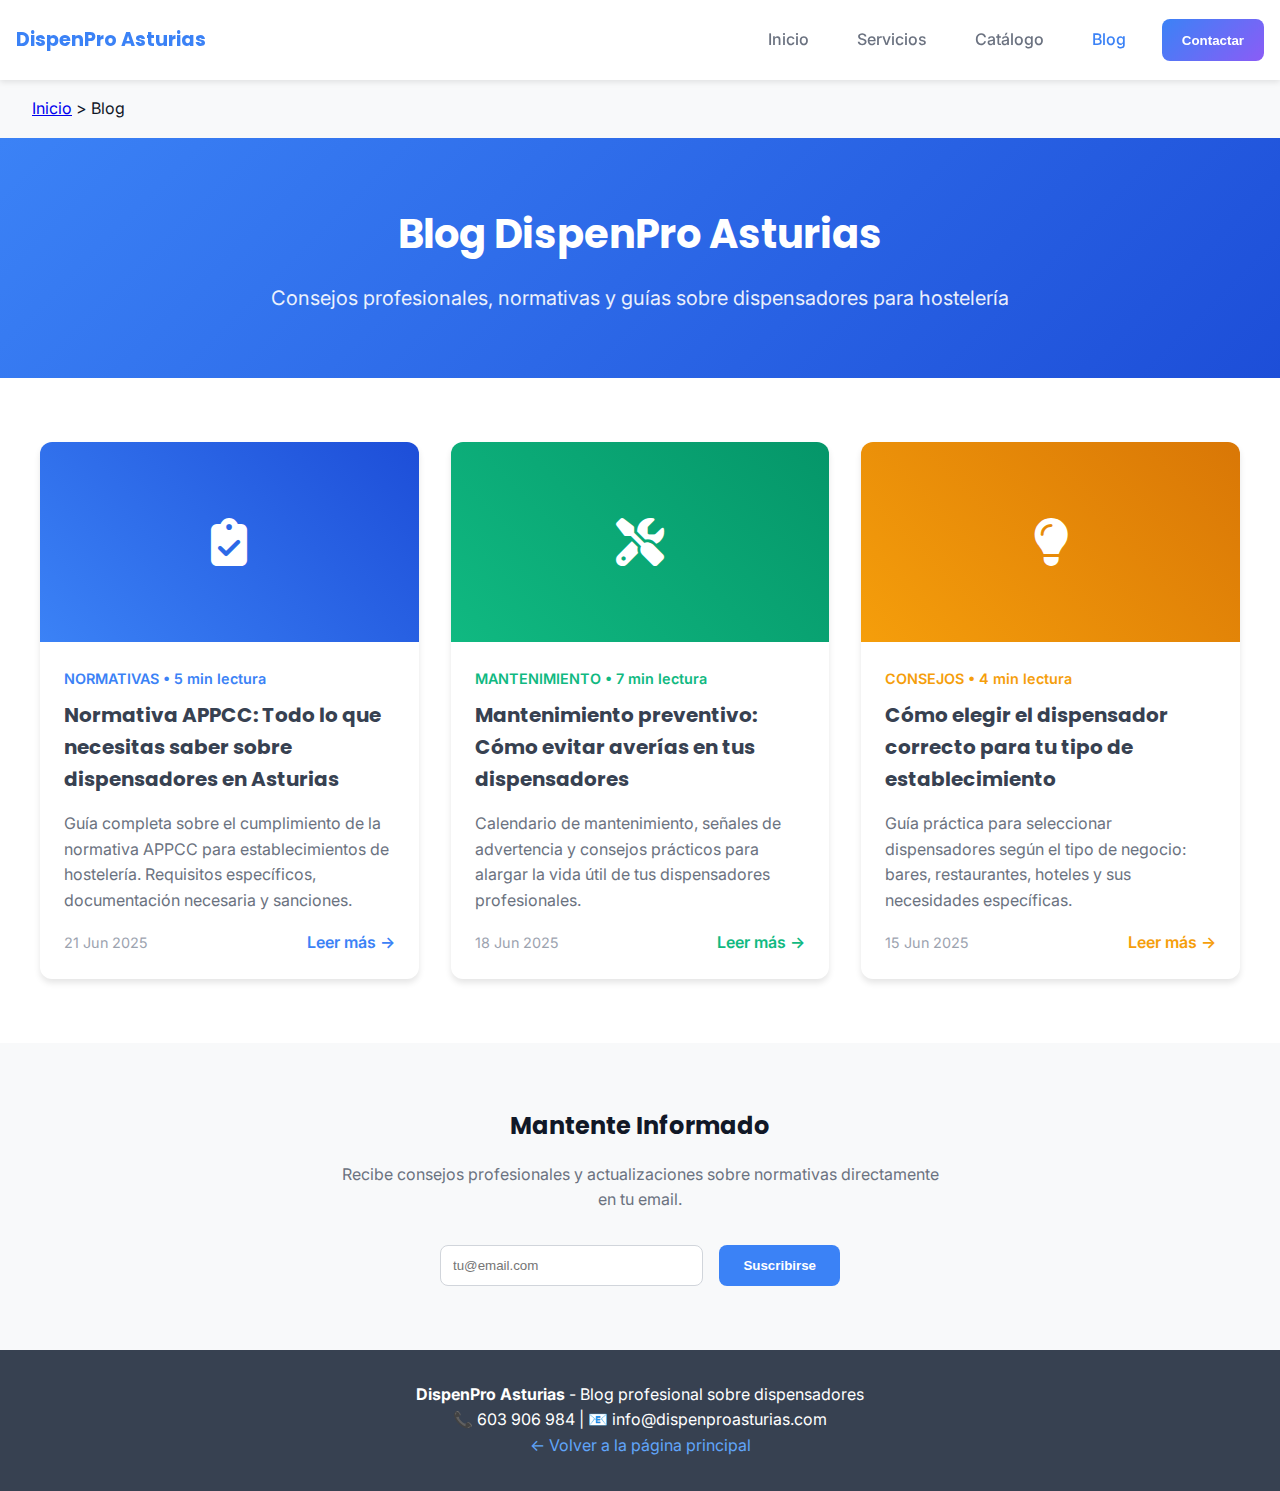
<file: paginas/blog/index.html>
<!DOCTYPE html>
<html lang="es">
<head>
    <meta charset="UTF-8">
    <meta name="viewport" content="width=device-width, initial-scale=1.0">
    <title>Blog DispenPro Asturias - Consejos y Normativas sobre Dispensadores</title>
    <meta name="description" content="Blog especializado en dispensadores profesionales, normativas APPCC, mantenimiento y consejos para establecimientos de hostelería en Asturias.">
    <link rel="canonical" href="https://www.dispenproasturias.com/paginas/blog/">

    <!-- Favicon -->
    <link rel="icon" type="image/x-icon" href="../../img/icon.ico">

    <!-- Fonts y CSS -->
    <link rel="stylesheet" href="../../css/styles.css">
    <link rel="preconnect" href="https://fonts.googleapis.com">
    <link href="https://fonts.googleapis.com/css2?family=Poppins:wght@500;600;700&family=Inter:wght@400;500&display=swap" rel="stylesheet">
    <link rel="stylesheet" href="https://cdnjs.cloudflare.com/ajax/libs/font-awesome/6.5.0/css/all.min.css">

    <!-- Schema del Blog -->
    <script type="application/ld+json">
        {
            "@context": "https://schema.org",
            "@type": "Blog",
            "name": "Blog DispenPro Asturias",
            "description": "Consejos profesionales sobre dispensadores, normativas y mantenimiento para hostelería",
            "url": "https://www.dispenproasturias.com/paginas/blog/",
            "author": {
                "@type": "Organization",
                "name": "DispenPro Asturias"
            },
            "publisher": {
                "@type": "Organization",
                "name": "DispenPro Asturias",
                "logo": {
                    "@type": "ImageObject",
                    "url": "https://www.dispenproasturias.com/img/logo.jpg"
                }
            }
        }
    </script>
    <!-- Google Analytics 4 -->
    <script async src="https://www.googletagmanager.com/gtag/js?id=G-M1B4YW7BES"></script>
    <script>
        window.dataLayer = window.dataLayer || [];
        function gtag(){dataLayer.push(arguments);}
        gtag('js', new Date());

        gtag('config', 'G-M1B4YW7BES', {
            page_title: document.title,
            page_location: window.location.href,
            content_group1: 'DispenPro Asturias',
            content_group2: 'Servicios Locales'
        });

        // Eventos personalizados
        gtag('event', 'page_view', {
            page_title: document.title,
            page_location: window.location.href
        });
    </script>

    <!-- Google Tag Manager (opcional) -->
    <script>(function(w,d,s,l,i){w[l]=w[l]||[];w[l].push({'gtm.start':
new Date().getTime(),event:'gtm.js'});var f=d.getElementsByTagName(s)[0],
j=d.createElement(s),dl=l!='dataLayer'?'&l='+l:'';j.async=true;j.src=
'https://www.googletagmanager.com/gtm.js?id='+i+dl;f.parentNode.insertBefore(j,f);
})(window,document,'script','dataLayer','GTM-XXXXXXX');</script>
</head>
<body>
<!-- Header -->
<header class="header-main" id="header">
    <a href="../../index.html" class="header-logo">DispenPro Asturias</a>
    <nav class="main-nav">
        <a href="../../index.html" class="nav-link">Inicio</a>
        <a href="../../index.html#servicios" class="nav-link">Servicios</a>
        <a href="../Dispenpro-catalogo.html" class="nav-link">Catálogo</a>
        <a href="index.html" class="nav-link" style="color: #3b82f6;">Blog</a>
        <button class="nav-button" onclick="openModal()">Contactar</button>
    </nav>
    <button class="menu-toggle" onclick="toggleMobileMenu()">☰</button>
</header>

<!-- Breadcrumbs -->
<nav class="breadcrumbs" style="padding: 1rem 2rem; background: #f8f9fa; margin-top: 80px;">
    <a href="../../index.html">Inicio</a> > <span>Blog</span>
</nav>

<!-- Hero del Blog -->
<section style="background: linear-gradient(135deg, #3b82f6 0%, #1d4ed8 100%); padding: 4rem 2rem; color: white; text-align: center;">
    <div style="max-width: 800px; margin: 0 auto;">
        <h1 style="font-size: 2.5rem; margin-bottom: 1rem; font-family: 'Poppins', sans-serif;">Blog DispenPro Asturias</h1>
        <p style="font-size: 1.25rem; opacity: 0.9;">Consejos profesionales, normativas y guías sobre dispensadores para hostelería</p>
    </div>
</section>

<!-- Lista de Artículos -->
<section style="padding: 4rem 2rem;">
    <div style="max-width: 1200px; margin: 0 auto;">
        <div style="display: grid; grid-template-columns: repeat(auto-fit, minmax(350px, 1fr)); gap: 2rem;">

            <!-- Artículo 1 -->
            <article class="blog-card" style="background: white; border-radius: 12px; overflow: hidden; box-shadow: 0 4px 6px rgba(0,0,0,0.1); transition: transform 0.3s;">
                <div style="height: 200px; background: linear-gradient(45deg, #3b82f6, #1d4ed8); display: flex; align-items: center; justify-content: center;">
                    <i class="fas fa-clipboard-check" style="font-size: 3rem; color: white;"></i>
                </div>
                <div style="padding: 1.5rem;">
                    <span style="color: #3b82f6; font-size: 0.9rem; font-weight: 600;">NORMATIVAS • 5 min lectura</span>
                    <h3 style="margin: 0.5rem 0 1rem; font-size: 1.25rem; font-family: 'Poppins', sans-serif;">
                        <a href="normativa-appcc-dispensadores-asturias.html" style="color: #374151; text-decoration: none;">
                            Normativa APPCC: Todo lo que necesitas saber sobre dispensadores en Asturias
                        </a>
                    </h3>
                    <p style="color: #6b7280; line-height: 1.6; margin-bottom: 1rem;">
                        Guía completa sobre el cumplimiento de la normativa APPCC para establecimientos de hostelería.
                        Requisitos específicos, documentación necesaria y sanciones.
                    </p>
                    <div style="display: flex; justify-content: space-between; align-items: center;">
                        <span style="color: #9ca3af; font-size: 0.9rem;">21 Jun 2025</span>
                        <a href="normativa-appcc-dispensadores-asturias.html" style="color: #3b82f6; text-decoration: none; font-weight: 600;">
                            Leer más →
                        </a>
                    </div>
                </div>
            </article>

            <!-- Artículo 2 -->
            <article class="blog-card" style="background: white; border-radius: 12px; overflow: hidden; box-shadow: 0 4px 6px rgba(0,0,0,0.1);">
                <div style="height: 200px; background: linear-gradient(45deg, #10b981, #059669); display: flex; align-items: center; justify-content: center;">
                    <i class="fas fa-tools" style="font-size: 3rem; color: white;"></i>
                </div>
                <div style="padding: 1.5rem;">
                    <span style="color: #10b981; font-size: 0.9rem; font-weight: 600;">MANTENIMIENTO • 7 min lectura</span>
                    <h3 style="margin: 0.5rem 0 1rem; font-size: 1.25rem; font-family: 'Poppins', sans-serif;">
                        <a href="mantenimiento-dispensadores-preventivo.html" style="color: #374151; text-decoration: none;">
                            Mantenimiento preventivo: Cómo evitar averías en tus dispensadores
                        </a>
                    </h3>
                    <p style="color: #6b7280; line-height: 1.6; margin-bottom: 1rem;">
                        Calendario de mantenimiento, señales de advertencia y consejos prácticos para
                        alargar la vida útil de tus dispensadores profesionales.
                    </p>
                    <div style="display: flex; justify-content: space-between; align-items: center;">
                        <span style="color: #9ca3af; font-size: 0.9rem;">18 Jun 2025</span>
                        <a href="mantenimiento-dispensadores-preventivo.html" style="color: #10b981; text-decoration: none; font-weight: 600;">
                            Leer más →
                        </a>
                    </div>
                </div>
            </article>

            <!-- Artículo 3 -->
            <article class="blog-card" style="background: white; border-radius: 12px; overflow: hidden; box-shadow: 0 4px 6px rgba(0,0,0,0.1);">
                <div style="height: 200px; background: linear-gradient(45deg, #f59e0b, #d97706); display: flex; align-items: center; justify-content: center;">
                    <i class="fas fa-lightbulb" style="font-size: 3rem; color: white;"></i>
                </div>
                <div style="padding: 1.5rem;">
                    <span style="color: #f59e0b; font-size: 0.9rem; font-weight: 600;">CONSEJOS • 4 min lectura</span>
                    <h3 style="margin: 0.5rem 0 1rem; font-size: 1.25rem; font-family: 'Poppins', sans-serif;">
                        <a href="elegir-dispensador-correcto-establecimiento.html" style="color: #374151; text-decoration: none;">
                            Cómo elegir el dispensador correcto para tu tipo de establecimiento
                        </a>
                    </h3>
                    <p style="color: #6b7280; line-height: 1.6; margin-bottom: 1rem;">
                        Guía práctica para seleccionar dispensadores según el tipo de negocio:
                        bares, restaurantes, hoteles y sus necesidades específicas.
                    </p>
                    <div style="display: flex; justify-content: space-between; align-items: center;">
                        <span style="color: #9ca3af; font-size: 0.9rem;">15 Jun 2025</span>
                        <a href="elegir-dispensador-correcto-establecimiento.html" style="color: #f59e0b; text-decoration: none; font-weight: 600;">
                            Leer más →
                        </a>
                    </div>
                </div>
            </article>

        </div>
    </div>
</section>

<!-- Newsletter Signup -->
<section style="background: #f8f9fa; padding: 4rem 2rem;">
    <div style="max-width: 600px; margin: 0 auto; text-align: center;">
        <h2 style="margin-bottom: 1rem; font-family: 'Poppins', sans-serif;">Mantente Informado</h2>
        <p style="color: #6b7280; margin-bottom: 2rem;">
            Recibe consejos profesionales y actualizaciones sobre normativas directamente en tu email.
        </p>
        <form style="display: flex; gap: 1rem; max-width: 400px; margin: 0 auto;" netlify name="newsletter">
            <input type="hidden" name="form-name" value="newsletter">
            <input
                    type="email"
                    placeholder="tu@email.com"
                    style="flex: 1; padding: 0.75rem; border: 1px solid #d1d5db; border-radius: 0.5rem;"
                    required
            >
            <button
                    type="submit"
                    style="padding: 0.75rem 1.5rem; background: #3b82f6; color: white; border: none; border-radius: 0.5rem; cursor: pointer; font-weight: 600;"
            >
                Suscribirse
            </button>
        </form>
    </div>
</section>

<!-- Footer simplificado -->
<footer style="background: #374151; color: white; padding: 2rem; text-align: center;">
    <p><strong>DispenPro Asturias</strong> - Blog profesional sobre dispensadores</p>
    <p>📞 603 906 984 | 📧 info@dispenproasturias.com</p>
    <a href="../../index.html" style="color: #60a5fa; text-decoration: none;">← Volver a la página principal</a>
</footer>

<script src="../../js/script.js"></script>
</body>
</html>
</file>
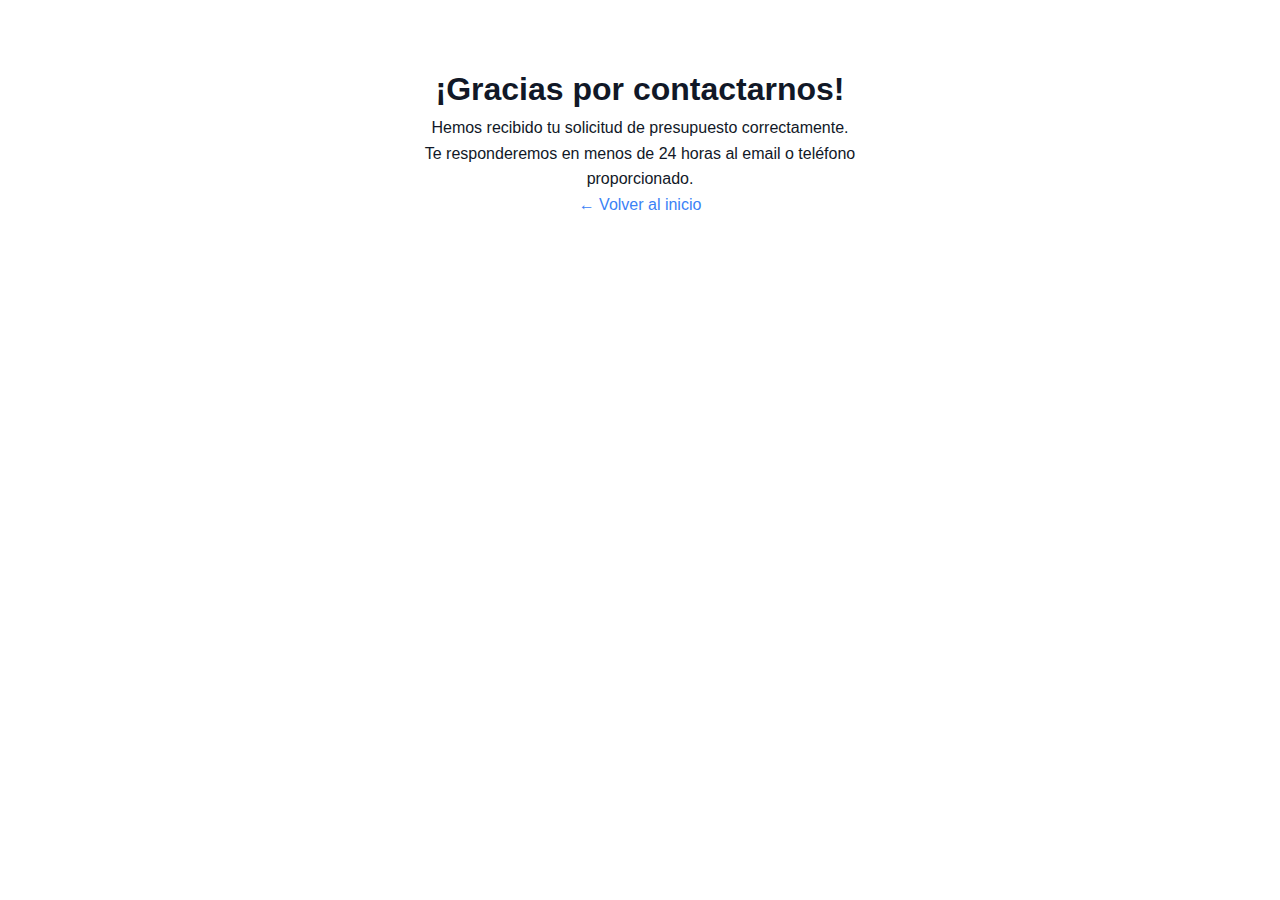
<file: gracias.html>
<!DOCTYPE html>
<html lang="es">
<head>
    <meta charset="UTF-8">
    <meta name="viewport" content="width=device-width, initial-scale=1.0">
    <title>Gracias - DispenPro Asturias</title>
    <link rel="stylesheet" href="css/styles.css">
</head>
<body>
    <div style="text-align: center; padding: 4rem 2rem; max-width: 600px; margin: 0 auto;">
        <h1>¡Gracias por contactarnos!</h1>
        <p>Hemos recibido tu solicitud de presupuesto correctamente.</p>
        <p>Te responderemos en menos de 24 horas al email o teléfono proporcionado.</p>
        <a href="/" style="color: #3b82f6; text-decoration: none;">← Volver al inicio</a>
    </div>
</body>
</html>
</file>
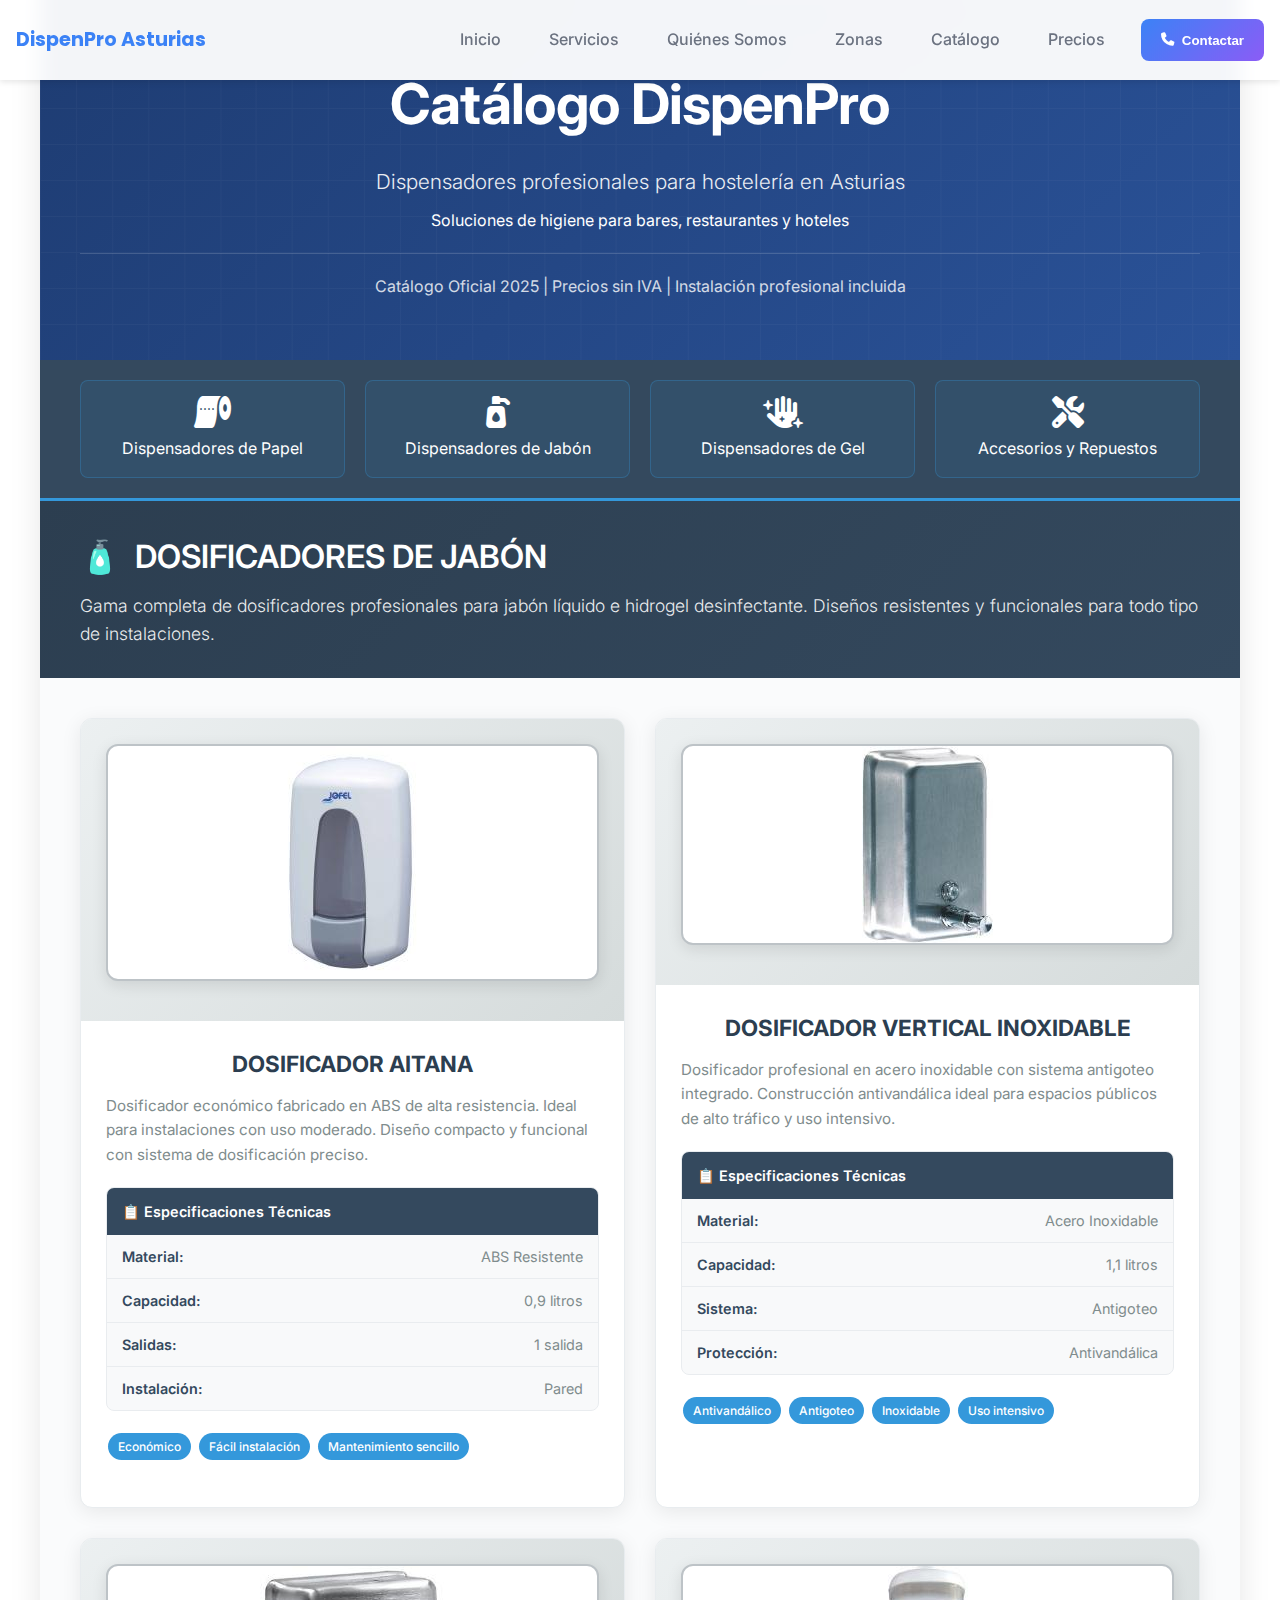
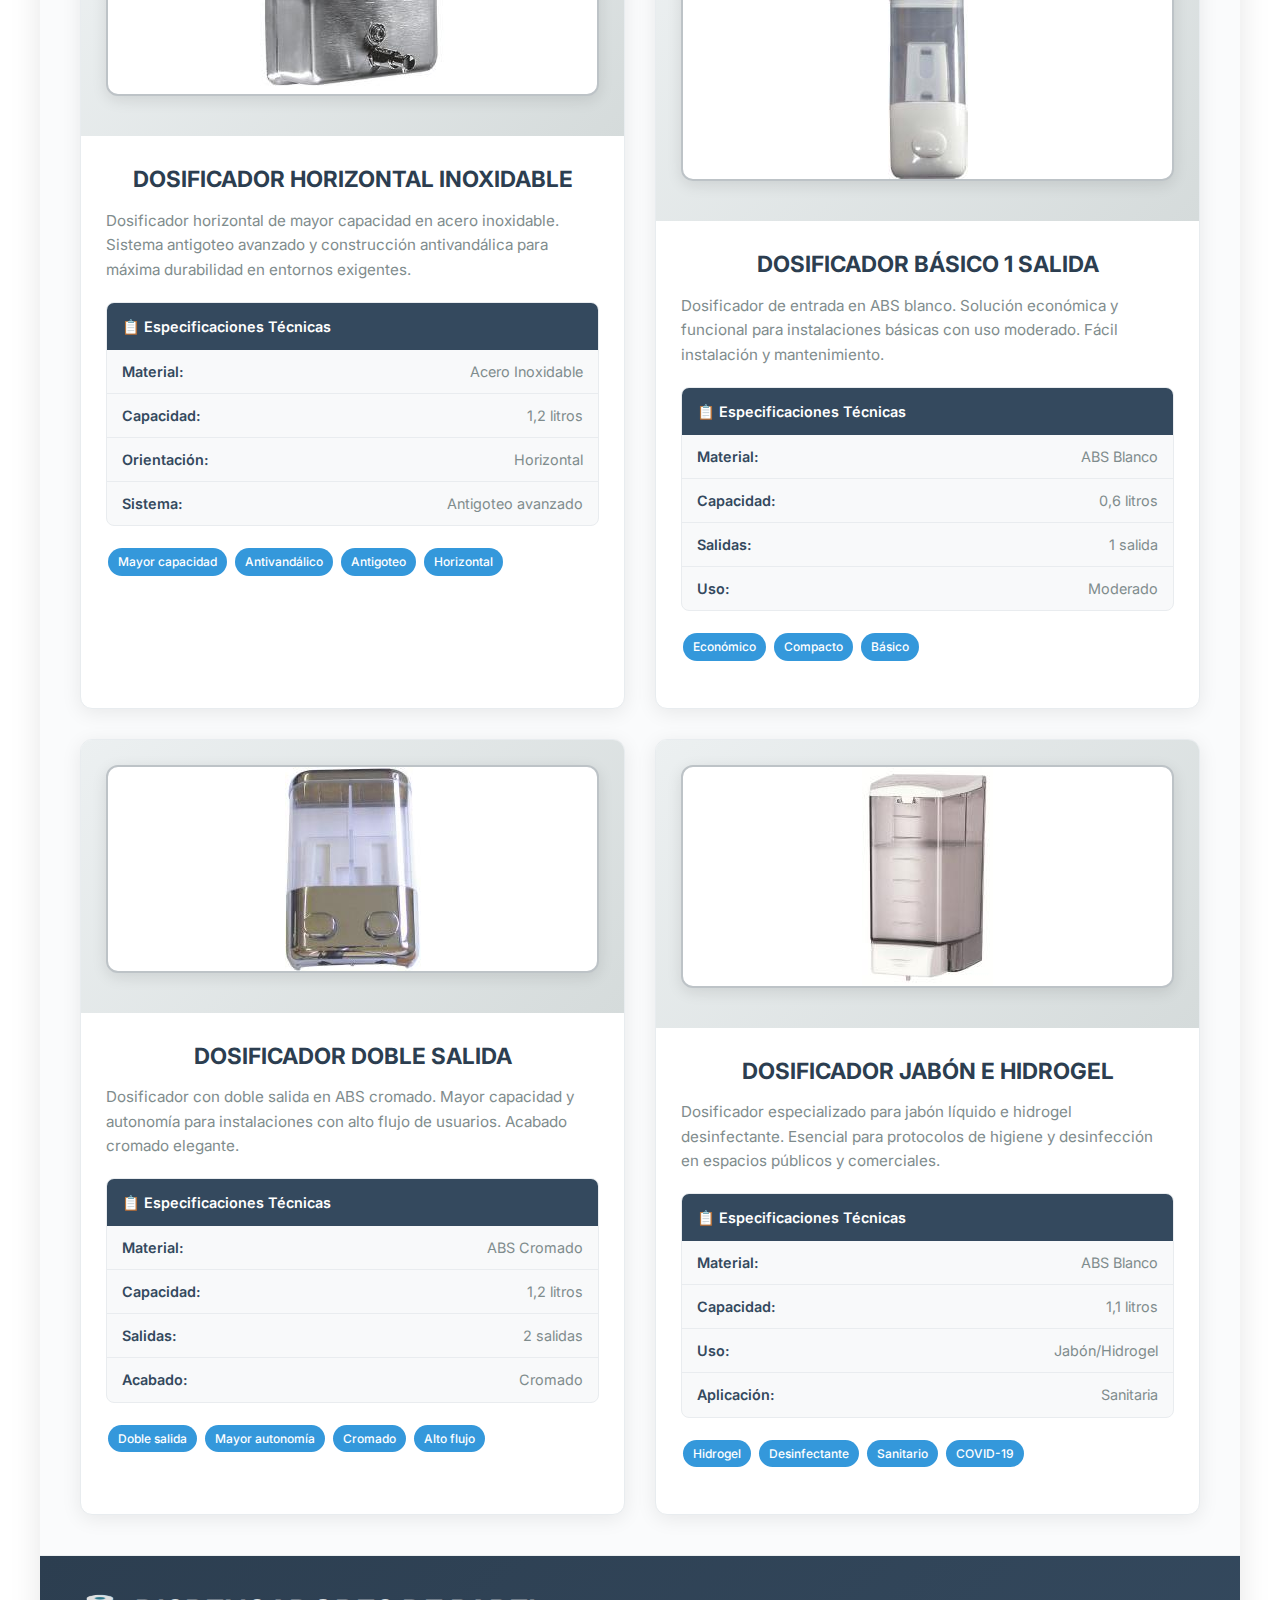
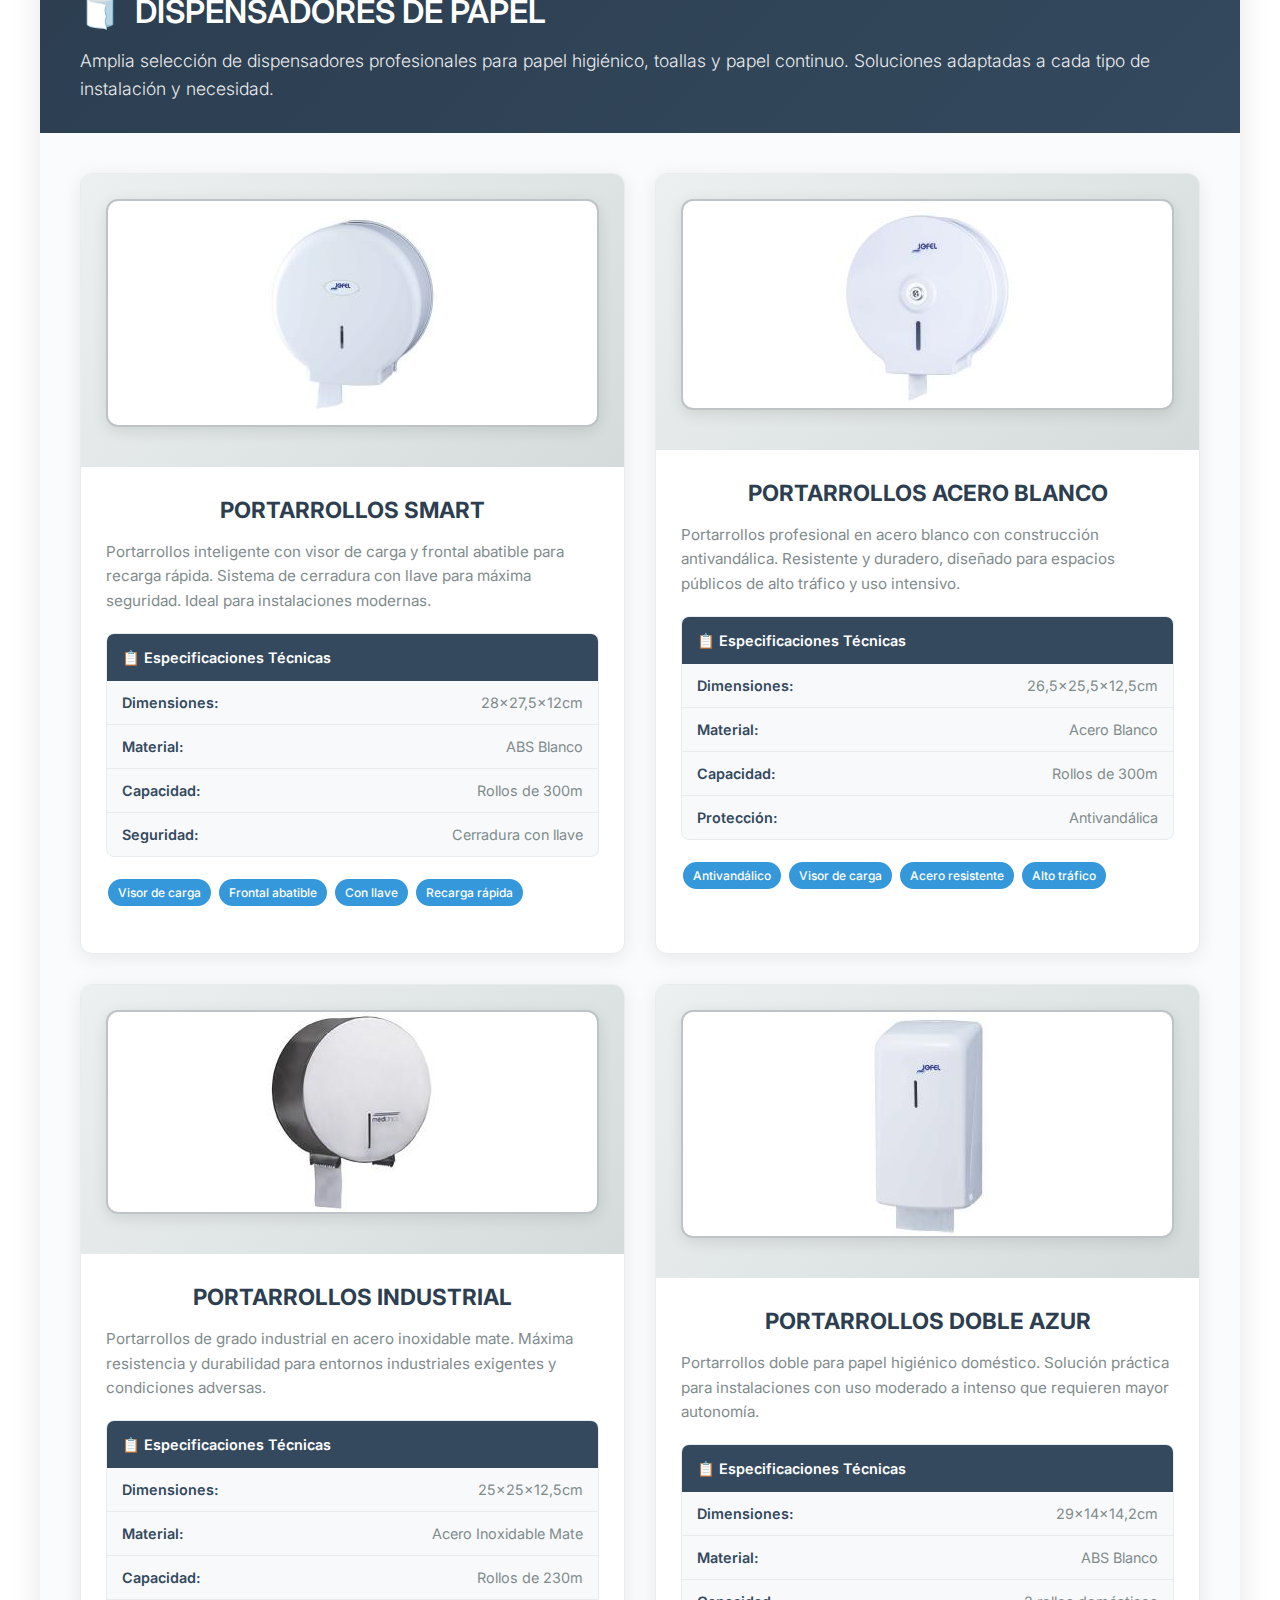
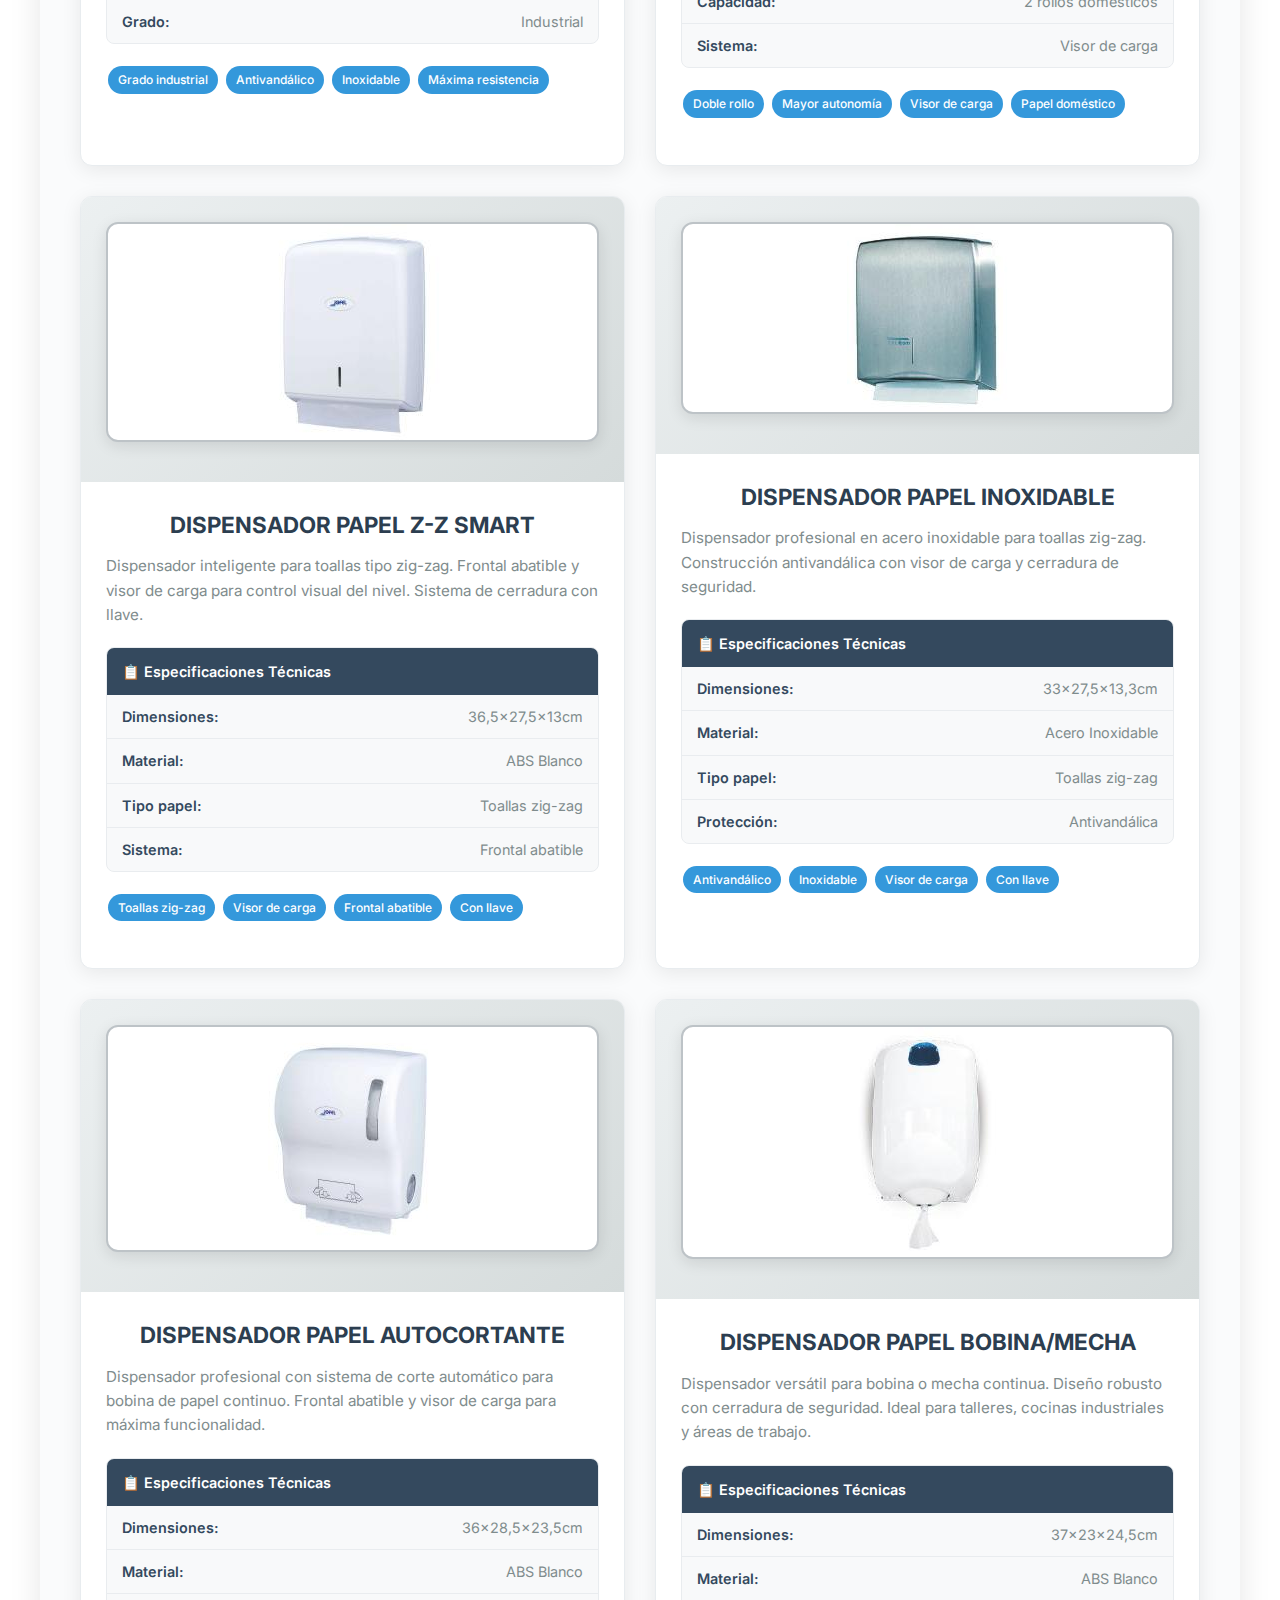
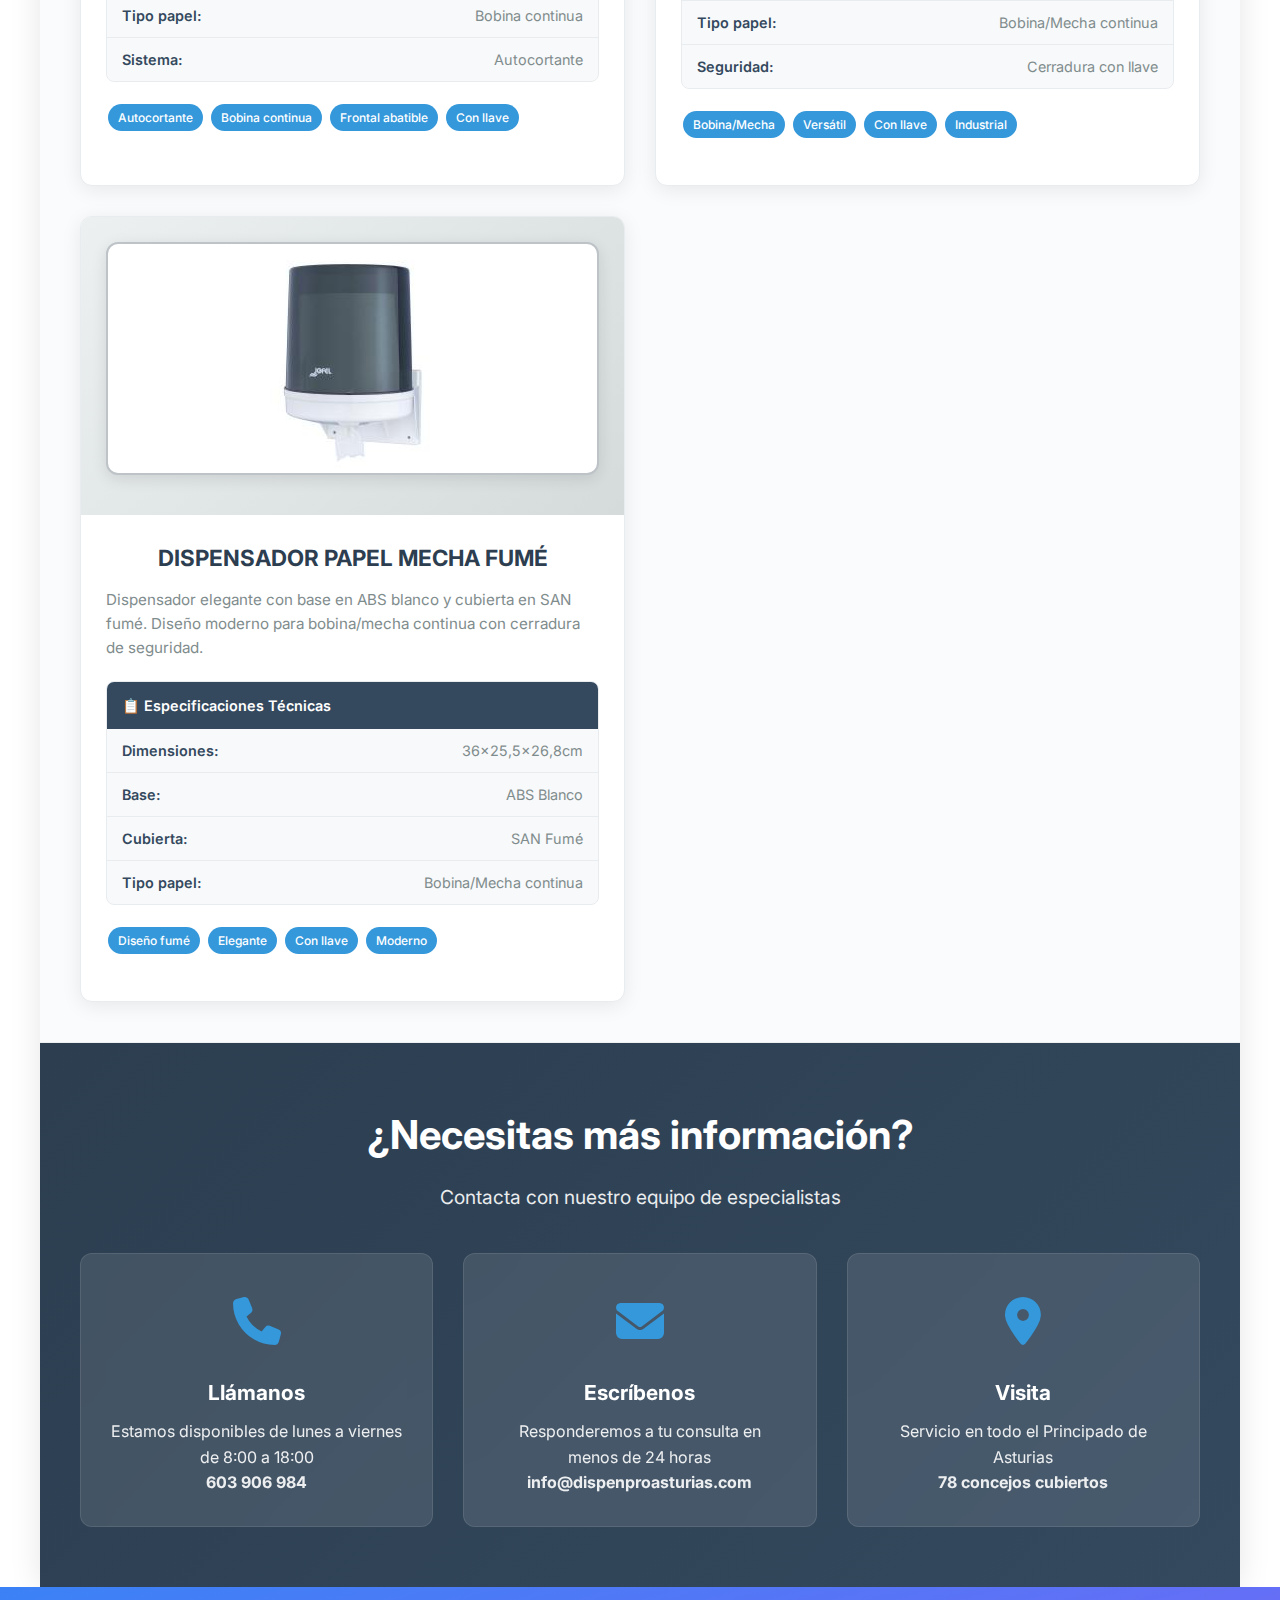
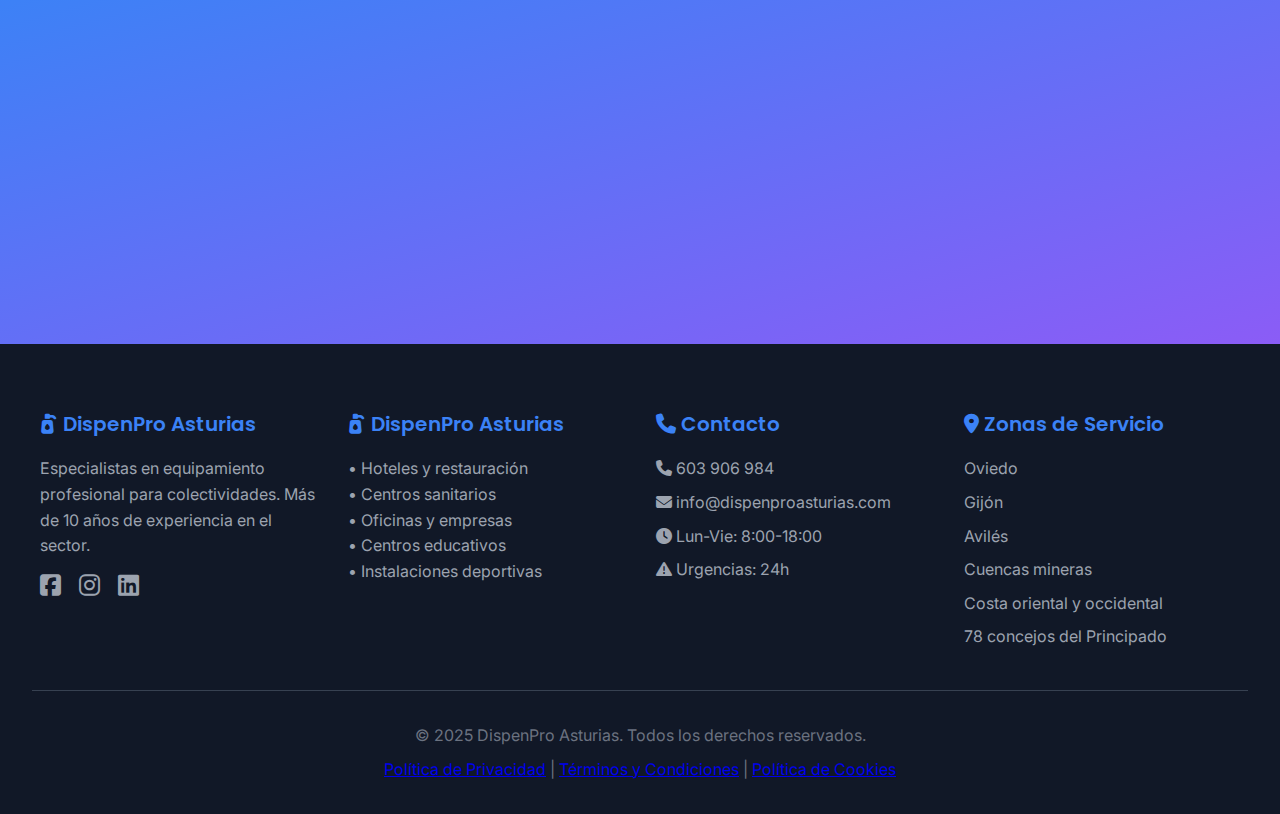
<file: paginas/Dispenpro-catalogo.html>
<!DOCTYPE html>
<html lang="es">
<head>
    <meta charset="UTF-8">
    <meta name="viewport" content="width=device-width, initial-scale=1.0">
    <title>DispenPro Asturias - Catálogo Oficial Profesional</title>
    <meta name="description" content="Catálogo oficial de dispensadores profesionales para hostelería. Dispensadores de papel, jabón y gel hidroalcohólico para bares, restaurantes y hoteles en Asturias.">

    <!-- Favicon -->
    <link rel="icon" type="image/x-icon" href="../img/icon.ico">
    <link rel="shortcut icon" href="../img/icon.ico">

    <!-- Fonts -->
    <link rel="preconnect" href="https://fonts.googleapis.com">
    <link rel="preconnect" href="https://fonts.gstatic.com" crossorigin>
    <link href="https://fonts.googleapis.com/css2?family=Poppins:wght@500;600;700&family=Inter:wght@400;500&display=swap" rel="stylesheet">
    <link rel="stylesheet" href="https://cdnjs.cloudflare.com/ajax/libs/font-awesome/6.5.0/css/all.min.css">

    <!-- Estilos unificados -->
    <link rel="stylesheet" href="../css/styles.css">
</head>
<body>
<!-- Header Principal (similar al de la página principal pero adaptado) -->
<header class="header-main" id="header">
    <a href="../index.html" class="header-logo">
        DispenPro Asturias
    </a>

    <nav class="main-nav">
        <a href="../index.html" class="nav-link">Inicio</a>
        <a href="../index.html#servicios" class="nav-link">Servicios</a>
        <a href="../index.html#quienes-somos" class="nav-link">Quiénes Somos</a>
        <a href="../index.html#zonas" class="nav-link">Zonas</a>
        <a href="Dispenpro-catalogo.html" class="nav-link">Catálogo</a>
        <a href="../index.html#precios" class="nav-link">Precios</a>
        <button class="nav-button" onclick="openModal()">
            <i class="fas fa-phone"></i>
            Contactar
        </button>
    </nav>

    <button class="menu-toggle" onclick="toggleMobileMenu()">☰</button>
</header>

<!-- Menú Móvil -->
<nav class="mobile-menu" id="mobileMenu">
    <button class="menu-close" onclick="toggleMobileMenu()">×</button>
    <a href="../index.html" class="nav-link" onclick="toggleMobileMenu()">Inicio</a>
    <a href="../index.html#servicios" class="nav-link" onclick="toggleMobileMenu()">Servicios</a>
    <a href="../index.html#quienes-somos" class="nav-link" onclick="toggleMobileMenu()">Quiénes Somos</a>
    <a href="../index.html#zonas" class="nav-link" onclick="toggleMobileMenu()">Zonas</a>
    <a href="Dispenpro-catalogo.html" class="nav-link" onclick="toggleMobileMenu()">Catálogo</a>
    <a href="../index.html#precios" class="nav-link" onclick="toggleMobileMenu()">Precios</a>
    <button class="nav-button" onclick="openModal(); toggleMobileMenu();">
        <i class="fas fa-phone"></i>
        Contactar
    </button>
</nav>

<div class="container">
    <!-- Header del Catálogo -->
    <div class="catalog-header">
        <div class="header-content">
            <h1 class="company-logo">Catálogo DispenPro</h1>
            <p class="company-tagline">Dispensadores profesionales para hostelería en Asturias</p>
            <p>Soluciones de higiene para bares, restaurantes y hoteles</p>
            <div class="catalog-info">
                Catálogo Oficial 2025 | Precios sin IVA | Instalación profesional incluida
            </div>
        </div>
    </div>

    <!-- Navegación del Catálogo -->
    <div class="nav-section">
        <div class="nav-grid">
            <a href="#dispensadores-papel" class="nav-item">
                <i class="fas fa-toilet-paper nav-icon"></i>
                Dispensadores de Papel
            </a>
            <a href="#dispensadores-jabon" class="nav-item">
                <i class="fas fa-pump-soap nav-icon"></i>
                Dispensadores de Jabón
            </a>
            <a href="#dispensadores-gel" class="nav-item">
                <i class="fas fa-hand-sparkles nav-icon"></i>
                Dispensadores de Gel
            </a>
            <a href="#accesorios" class="nav-item">
                <i class="fas fa-tools nav-icon"></i>
                Accesorios y Repuestos
            </a>
        </div>
    </div>



    <!-- ============================== -->


    <!-- Dosificadores de Jabón -->
    <section id="dosificadores" id="dispensadores-jabon" class="category-section">
        <div class="category-header">
            <h2 class="category-title">
                <span>🧴</span>
                DOSIFICADORES DE JABÓN
            </h2>
            <p class="category-description">
                Gama completa de dosificadores profesionales para jabón líquido e hidrogel desinfectante.
                Diseños resistentes y funcionales para todo tipo de instalaciones.
            </p>
        </div>

        <div class="products-container">
            <div class="products-grid">
                <!-- Dosificador Aitana -->
                <div class="product-card">
                    <div class="product-header">
                        <div class="product-image-placeholder">
                            <img src="../img/DOSIFICADOR%20AITANA.jpg" alt="">
                        </div>
                    </div>
                    <div class="product-content">
                        <h3 class="product-name">DOSIFICADOR AITANA</h3>
                        <p class="product-description">
                            Dosificador económico fabricado en ABS de alta resistencia. Ideal para instalaciones
                            con uso moderado. Diseño compacto y funcional con sistema de dosificación preciso.
                        </p>

                        <div class="specs-table">
                            <div class="specs-header">📋 Especificaciones Técnicas</div>
                            <div class="specs-row">
                                <span class="specs-label">Material:</span>
                                <span class="specs-value">ABS Resistente</span>
                            </div>
                            <div class="specs-row">
                                <span class="specs-label">Capacidad:</span>
                                <span class="specs-value">0,9 litros</span>
                            </div>
                            <div class="specs-row">
                                <span class="specs-label">Salidas:</span>
                                <span class="specs-value">1 salida</span>
                            </div>
                            <div class="specs-row">
                                <span class="specs-label">Instalación:</span>
                                <span class="specs-value">Pared</span>
                            </div>
                        </div>

                        <div class="product-features">
                            <span class="feature-tag">Económico</span>
                            <span class="feature-tag">Fácil instalación</span>
                            <span class="feature-tag">Mantenimiento sencillo</span>
                        </div>


                    </div>
                </div>

                <!-- Dosificador Vertical Inox -->
                <div class="product-card">
                    <div class="product-badge badge-antivandal">Antivandálico</div>
                    <div class="product-header">
                        <div class="product-image-placeholder">
                            <img src="../img/DOSIFICADOR%20JABON%20VERTICAL.jpg" alt="DOSIFICADOR-VERTICAL-INOXIDABLE">
                        </div>
                    </div>
                    <div class="product-content">
                        <h3 class="product-name">DOSIFICADOR VERTICAL INOXIDABLE</h3>
                        <p class="product-description">
                            Dosificador profesional en acero inoxidable con sistema antigoteo integrado.
                            Construcción antivandálica ideal para espacios públicos de alto tráfico y uso intensivo.
                        </p>

                        <div class="specs-table">
                            <div class="specs-header">📋 Especificaciones Técnicas</div>
                            <div class="specs-row">
                                <span class="specs-label">Material:</span>
                                <span class="specs-value">Acero Inoxidable</span>
                            </div>
                            <div class="specs-row">
                                <span class="specs-label">Capacidad:</span>
                                <span class="specs-value">1,1 litros</span>
                            </div>
                            <div class="specs-row">
                                <span class="specs-label">Sistema:</span>
                                <span class="specs-value">Antigoteo</span>
                            </div>
                            <div class="specs-row">
                                <span class="specs-label">Protección:</span>
                                <span class="specs-value">Antivandálica</span>
                            </div>
                        </div>

                        <div class="product-features">
                            <span class="feature-tag">Antivandálico</span>
                            <span class="feature-tag">Antigoteo</span>
                            <span class="feature-tag">Inoxidable</span>
                            <span class="feature-tag">Uso intensivo</span>
                        </div>


                    </div>
                </div>

                <!-- Dosificador Horizontal Inox -->
                <div class="product-card">
                    <div class="product-badge badge-antivandal">Antivandálico</div>
                    <div class="product-header">
                        <div class="product-image-placeholder">
                            <img src="../img/DOSIFICADOR%20JABON%20HORIZONTAL.jpg" alt="">
                        </div>
                    </div>
                    <div class="product-content">
                        <h3 class="product-name">DOSIFICADOR HORIZONTAL INOXIDABLE</h3>
                        <p class="product-description">
                            Dosificador horizontal de mayor capacidad en acero inoxidable. Sistema antigoteo
                            avanzado y construcción antivandálica para máxima durabilidad en entornos exigentes.
                        </p>

                        <div class="specs-table">
                            <div class="specs-header">📋 Especificaciones Técnicas</div>
                            <div class="specs-row">
                                <span class="specs-label">Material:</span>
                                <span class="specs-value">Acero Inoxidable</span>
                            </div>
                            <div class="specs-row">
                                <span class="specs-label">Capacidad:</span>
                                <span class="specs-value">1,2 litros</span>
                            </div>
                            <div class="specs-row">
                                <span class="specs-label">Orientación:</span>
                                <span class="specs-value">Horizontal</span>
                            </div>
                            <div class="specs-row">
                                <span class="specs-label">Sistema:</span>
                                <span class="specs-value">Antigoteo avanzado</span>
                            </div>
                        </div>

                        <div class="product-features">
                            <span class="feature-tag">Mayor capacidad</span>
                            <span class="feature-tag">Antivandálico</span>
                            <span class="feature-tag">Antigoteo</span>
                            <span class="feature-tag">Horizontal</span>
                        </div>


                    </div>
                </div>

                <!-- Dosificador Básico 1 Salida -->
                <div class="product-card">
                    <div class="product-header">
                        <div class="product-image-placeholder">
                            <img src="../img/DOSIFICADOR%20JABON%201%20SALIDA.jpg" alt="">
                        </div>
                    </div>
                    <div class="product-content">
                        <h3 class="product-name">DOSIFICADOR BÁSICO 1 SALIDA</h3>
                        <p class="product-description">
                            Dosificador de entrada en ABS blanco. Solución económica y funcional para
                            instalaciones básicas con uso moderado. Fácil instalación y mantenimiento.
                        </p>

                        <div class="specs-table">
                            <div class="specs-header">📋 Especificaciones Técnicas</div>
                            <div class="specs-row">
                                <span class="specs-label">Material:</span>
                                <span class="specs-value">ABS Blanco</span>
                            </div>
                            <div class="specs-row">
                                <span class="specs-label">Capacidad:</span>
                                <span class="specs-value">0,6 litros</span>
                            </div>
                            <div class="specs-row">
                                <span class="specs-label">Salidas:</span>
                                <span class="specs-value">1 salida</span>
                            </div>
                            <div class="specs-row">
                                <span class="specs-label">Uso:</span>
                                <span class="specs-value">Moderado</span>
                            </div>
                        </div>

                        <div class="product-features">
                            <span class="feature-tag">Económico</span>
                            <span class="feature-tag">Compacto</span>
                            <span class="feature-tag">Básico</span>
                        </div>


                    </div>
                </div>

                <!-- Dosificador 2 Salidas -->
                <div class="product-card">
                    <div class="product-header">
                        <div class="product-image-placeholder">
                            <img src="../img/DOSIFICADOR%20JABON%202%20SALIDAS.jpg" alt="">
                        </div>
                    </div>
                    <div class="product-content">
                        <h3 class="product-name">DOSIFICADOR DOBLE SALIDA</h3>
                        <p class="product-description">
                            Dosificador con doble salida en ABS cromado. Mayor capacidad y autonomía
                            para instalaciones con alto flujo de usuarios. Acabado cromado elegante.
                        </p>

                        <div class="specs-table">
                            <div class="specs-header">📋 Especificaciones Técnicas</div>
                            <div class="specs-row">
                                <span class="specs-label">Material:</span>
                                <span class="specs-value">ABS Cromado</span>
                            </div>
                            <div class="specs-row">
                                <span class="specs-label">Capacidad:</span>
                                <span class="specs-value">1,2 litros</span>
                            </div>
                            <div class="specs-row">
                                <span class="specs-label">Salidas:</span>
                                <span class="specs-value">2 salidas</span>
                            </div>
                            <div class="specs-row">
                                <span class="specs-label">Acabado:</span>
                                <span class="specs-value">Cromado</span>
                            </div>
                        </div>

                        <div class="product-features">
                            <span class="feature-tag">Doble salida</span>
                            <span class="feature-tag">Mayor autonomía</span>
                            <span class="feature-tag">Cromado</span>
                            <span class="feature-tag">Alto flujo</span>
                        </div>


                    </div>
                </div>

                <!-- Dosificador Hidrogel -->
                <div class="product-card">
                    <div class="product-header">
                        <div class="product-image-placeholder">
                            <img src="../img/DOSIFICADOR%20JABON%20E%20HIDROGEL.jpg" alt="">
                        </div>
                    </div>
                    <div class="product-content">
                        <h3 class="product-name">DOSIFICADOR JABÓN E HIDROGEL</h3>
                        <p class="product-description">
                            Dosificador especializado para jabón líquido e hidrogel desinfectante.
                            Esencial para protocolos de higiene y desinfección en espacios públicos y comerciales.
                        </p>

                        <div class="specs-table">
                            <div class="specs-header">📋 Especificaciones Técnicas</div>
                            <div class="specs-row">
                                <span class="specs-label">Material:</span>
                                <span class="specs-value">ABS Blanco</span>
                            </div>
                            <div class="specs-row">
                                <span class="specs-label">Capacidad:</span>
                                <span class="specs-value">1,1 litros</span>
                            </div>
                            <div class="specs-row">
                                <span class="specs-label">Uso:</span>
                                <span class="specs-value">Jabón/Hidrogel</span>
                            </div>
                            <div class="specs-row">
                                <span class="specs-label">Aplicación:</span>
                                <span class="specs-value">Sanitaria</span>
                            </div>
                        </div>

                        <div class="product-features">
                            <span class="feature-tag">Hidrogel</span>
                            <span class="feature-tag">Desinfectante</span>
                            <span class="feature-tag">Sanitario</span>
                            <span class="feature-tag">COVID-19</span>
                        </div>


                    </div>
                </div>
            </div>
        </div>
    </section>

    <!-- Dispensadores de Papel -->
    <section id="dispensadores" id="dispensadores-papel" class="category-section">
        <div class="category-header">
            <h2 class="category-title">
                <span>🧻</span>
                DISPENSADORES DE PAPEL
            </h2>
            <p class="category-description">
                Amplia selección de dispensadores profesionales para papel higiénico, toallas y papel continuo.
                Soluciones adaptadas a cada tipo de instalación y necesidad.
            </p>
        </div>

        <div class="products-container">
            <div class="products-grid">
                <!-- Portarrollos Smart -->
                <div class="product-card">
                    <div class="product-header">
                        <div class="product-image-placeholder">
                            <img src="../img/PORTARROLLOS%20SMART.jpg" alt="">
                        </div>
                    </div>
                    <div class="product-content">
                        <h3 class="product-name">PORTARROLLOS SMART</h3>
                        <p class="product-description">
                            Portarrollos inteligente con visor de carga y frontal abatible para recarga rápida.
                            Sistema de cerradura con llave para máxima seguridad. Ideal para instalaciones modernas.
                        </p>
                        <div class="specs-table">
                            <div class="specs-header">📋 Especificaciones Técnicas</div>
                            <div class="specs-row">
                                <span class="specs-label">Dimensiones:</span>
                                <span class="specs-value">28x27,5x12cm</span>
                            </div>
                            <div class="specs-row">
                                <span class="specs-label">Material:</span>
                                <span class="specs-value">ABS Blanco</span>
                            </div>
                            <div class="specs-row">
                                <span class="specs-label">Capacidad:</span>
                                <span class="specs-value">Rollos de 300m</span>
                            </div>
                            <div class="specs-row">
                                <span class="specs-label">Seguridad:</span>
                                <span class="specs-value">Cerradura con llave</span>
                            </div>
                        </div>

                        <div class="product-features">
                            <span class="feature-tag">Visor de carga</span>
                            <span class="feature-tag">Frontal abatible</span>
                            <span class="feature-tag">Con llave</span>
                            <span class="feature-tag">Recarga rápida</span>
                        </div>

                    </div>
                </div>

                <!-- Portarrollos Acero Blanco -->
                <div class="product-card">
                    <div class="product-badge badge-antivandal">Antivandálico</div>
                    <div class="product-header">
                        <div class="product-image-placeholder">
                            <img src="../img/PORTARROLLOS%20ACERO%20BLANCO.jpg" alt="">
                        </div>
                    </div>
                    <div class="product-content">
                        <h3 class="product-name">PORTARROLLOS ACERO BLANCO</h3>
                        <p class="product-description">
                            Portarrollos profesional en acero blanco con construcción antivandálica.
                            Resistente y duradero, diseñado para espacios públicos de alto tráfico y uso intensivo.
                        </p>

                        <div class="specs-table">
                            <div class="specs-header">📋 Especificaciones Técnicas</div>
                            <div class="specs-row">
                                <span class="specs-label">Dimensiones:</span>
                                <span class="specs-value">26,5x25,5x12,5cm</span>
                            </div>
                            <div class="specs-row">
                                <span class="specs-label">Material:</span>
                                <span class="specs-value">Acero Blanco</span>
                            </div>
                            <div class="specs-row">
                                <span class="specs-label">Capacidad:</span>
                                <span class="specs-value">Rollos de 300m</span>
                            </div>
                            <div class="specs-row">
                                <span class="specs-label">Protección:</span>
                                <span class="specs-value">Antivandálica</span>
                            </div>
                        </div>

                        <div class="product-features">
                            <span class="feature-tag">Antivandálico</span>
                            <span class="feature-tag">Visor de carga</span>
                            <span class="feature-tag">Acero resistente</span>
                            <span class="feature-tag">Alto tráfico</span>
                        </div>


                    </div>
                </div>

                <!-- Portarrollos Industrial -->
                <div class="product-card">
                    <div class="product-badge badge-industrial">Industrial</div>
                    <div class="product-header">
                        <div class="product-image-placeholder">
                            <img src="../img/PORTARROLLOS%20INDUSTRIAL.jpg" alt="">
                        </div>
                    </div>
                    <div class="product-content">
                        <h3 class="product-name">PORTARROLLOS INDUSTRIAL</h3>
                        <p class="product-description">
                            Portarrollos de grado industrial en acero inoxidable mate. Máxima resistencia
                            y durabilidad para entornos industriales exigentes y condiciones adversas.
                        </p>

                        <div class="specs-table">
                            <div class="specs-header">📋 Especificaciones Técnicas</div>
                            <div class="specs-row">
                                <span class="specs-label">Dimensiones:</span>
                                <span class="specs-value">25x25x12,5cm</span>
                            </div>
                            <div class="specs-row">
                                <span class="specs-label">Material:</span>
                                <span class="specs-value">Acero Inoxidable Mate</span>
                            </div>
                            <div class="specs-row">
                                <span class="specs-label">Capacidad:</span>
                                <span class="specs-value">Rollos de 230m</span>
                            </div>
                            <div class="specs-row">
                                <span class="specs-label">Grado:</span>
                                <span class="specs-value">Industrial</span>
                            </div>
                        </div>

                        <div class="product-features">
                            <span class="feature-tag">Grado industrial</span>
                            <span class="feature-tag">Antivandálico</span>
                            <span class="feature-tag">Inoxidable</span>
                            <span class="feature-tag">Máxima resistencia</span>
                        </div>


                    </div>
                </div>

                <!-- Portarrollos Doble -->
                <div class="product-card">
                    <div class="product-header">
                        <div class="product-image-placeholder">
                            <img src="../img/PORTARROLLOS%20DOBLE%20AZUR.jpg" alt="">
                        </div>
                    </div>
                    <div class="product-content">
                        <h3 class="product-name">PORTARROLLOS DOBLE AZUR</h3>
                        <p class="product-description">
                            Portarrollos doble para papel higiénico doméstico. Solución práctica para
                            instalaciones con uso moderado a intenso que requieren mayor autonomía.
                        </p>

                        <div class="specs-table">
                            <div class="specs-header">📋 Especificaciones Técnicas</div>
                            <div class="specs-row">
                                <span class="specs-label">Dimensiones:</span>
                                <span class="specs-value">29x14x14,2cm</span>
                            </div>
                            <div class="specs-row">
                                <span class="specs-label">Material:</span>
                                <span class="specs-value">ABS Blanco</span>
                            </div>
                            <div class="specs-row">
                                <span class="specs-label">Capacidad:</span>
                                <span class="specs-value">2 rollos domésticos</span>
                            </div>
                            <div class="specs-row">
                                <span class="specs-label">Sistema:</span>
                                <span class="specs-value">Visor de carga</span>
                            </div>
                        </div>

                        <div class="product-features">
                            <span class="feature-tag">Doble rollo</span>
                            <span class="feature-tag">Mayor autonomía</span>
                            <span class="feature-tag">Visor de carga</span>
                            <span class="feature-tag">Papel doméstico</span>
                        </div>


                    </div>
                </div>

                <!-- Dispensador Papel Z-Z Smart -->
                <div class="product-card">
                    <div class="product-header">
                        <div class="product-image-placeholder">
                            <img src="../img/DISPENSADOR%20PAPEL%20Z-Z%20SMART.jpg" alt="">
                        </div>
                    </div>
                    <div class="product-content">
                        <h3 class="product-name">DISPENSADOR PAPEL Z-Z SMART</h3>
                        <p class="product-description">
                            Dispensador inteligente para toallas tipo zig-zag. Frontal abatible y visor
                            de carga para control visual del nivel. Sistema de cerradura con llave.
                        </p>

                        <div class="specs-table">
                            <div class="specs-header">📋 Especificaciones Técnicas</div>
                            <div class="specs-row">
                                <span class="specs-label">Dimensiones:</span>
                                <span class="specs-value">36,5x27,5x13cm</span>
                            </div>
                            <div class="specs-row">
                                <span class="specs-label">Material:</span>
                                <span class="specs-value">ABS Blanco</span>
                            </div>
                            <div class="specs-row">
                                <span class="specs-label">Tipo papel:</span>
                                <span class="specs-value">Toallas zig-zag</span>
                            </div>
                            <div class="specs-row">
                                <span class="specs-label">Sistema:</span>
                                <span class="specs-value">Frontal abatible</span>
                            </div>
                        </div>

                        <div class="product-features">
                            <span class="feature-tag">Toallas zig-zag</span>
                            <span class="feature-tag">Visor de carga</span>
                            <span class="feature-tag">Frontal abatible</span>
                            <span class="feature-tag">Con llave</span>
                        </div>


                    </div>
                </div>

                <!-- Dispensador Papel Inox -->
                <div class="product-card">
                    <div class="product-badge badge-antivandal">Antivandálico</div>
                    <div class="product-header">
                        <div class="product-image-placeholder">
                            <img src="../img/DISPENSADOR%20PAPEL%20INOX.jpg" alt="">
                        </div>
                    </div>
                    <div class="product-content">
                        <h3 class="product-name">DISPENSADOR PAPEL INOXIDABLE</h3>
                        <p class="product-description">
                            Dispensador profesional en acero inoxidable para toallas zig-zag. Construcción
                            antivandálica con visor de carga y cerradura de seguridad.
                        </p>

                        <div class="specs-table">
                            <div class="specs-header">📋 Especificaciones Técnicas</div>
                            <div class="specs-row">
                                <span class="specs-label">Dimensiones:</span>
                                <span class="specs-value">33x27,5x13,3cm</span>
                            </div>
                            <div class="specs-row">
                                <span class="specs-label">Material:</span>
                                <span class="specs-value">Acero Inoxidable</span>
                            </div>
                            <div class="specs-row">
                                <span class="specs-label">Tipo papel:</span>
                                <span class="specs-value">Toallas zig-zag</span>
                            </div>
                            <div class="specs-row">
                                <span class="specs-label">Protección:</span>
                                <span class="specs-value">Antivandálica</span>
                            </div>
                        </div>

                        <div class="product-features">
                            <span class="feature-tag">Antivandálico</span>
                            <span class="feature-tag">Inoxidable</span>
                            <span class="feature-tag">Visor de carga</span>
                            <span class="feature-tag">Con llave</span>
                        </div>

                    </div>
                </div>

                <!-- Dispensador Papel Autocortante -->
                <div class="product-card">
                    <div class="product-badge badge-professional">Profesional</div>
                    <div class="product-header">
                        <div class="product-image-placeholder">
                            <img src="../img/DISPENSADOR%20PAPEL%20AUTOCORTANTE.jpg" alt="">
                        </div>
                    </div>
                    <div class="product-content">
                        <h3 class="product-name">DISPENSADOR PAPEL AUTOCORTANTE</h3>
                        <p class="product-description">
                            Dispensador profesional con sistema de corte automático para bobina de papel continuo.
                            Frontal abatible y visor de carga para máxima funcionalidad.
                        </p>

                        <div class="specs-table">
                            <div class="specs-header">📋 Especificaciones Técnicas</div>
                            <div class="specs-row">
                                <span class="specs-label">Dimensiones:</span>
                                <span class="specs-value">36x28,5x23,5cm</span>
                            </div>
                            <div class="specs-row">
                                <span class="specs-label">Material:</span>
                                <span class="specs-value">ABS Blanco</span>
                            </div>
                            <div class="specs-row">
                                <span class="specs-label">Tipo papel:</span>
                                <span class="specs-value">Bobina continua</span>
                            </div>
                            <div class="specs-row">
                                <span class="specs-label">Sistema:</span>
                                <span class="specs-value">Autocortante</span>
                            </div>
                        </div>

                        <div class="product-features">
                            <span class="feature-tag">Autocortante</span>
                            <span class="feature-tag">Bobina continua</span>
                            <span class="feature-tag">Frontal abatible</span>
                            <span class="feature-tag">Con llave</span>
                        </div>


                    </div>
                </div>

                <!-- Dispensador Papel Bobina/Mecha -->
                <div class="product-card">
                    <div class="product-header">
                        <div class="product-image-placeholder">
                            <img src="../img/DISPENSADOR%20PAPEL%20BOBINAMECHA.jpg" alt="">
                        </div>
                    </div>
                    <div class="product-content">
                        <h3 class="product-name">DISPENSADOR PAPEL BOBINA/MECHA</h3>
                        <p class="product-description">
                            Dispensador versátil para bobina o mecha continua. Diseño robusto con cerradura
                            de seguridad. Ideal para talleres, cocinas industriales y áreas de trabajo.
                        </p>

                        <div class="specs-table">
                            <div class="specs-header">📋 Especificaciones Técnicas</div>
                            <div class="specs-row">
                                <span class="specs-label">Dimensiones:</span>
                                <span class="specs-value">37x23x24,5cm</span>
                            </div>
                            <div class="specs-row">
                                <span class="specs-label">Material:</span>
                                <span class="specs-value">ABS Blanco</span>
                            </div>
                            <div class="specs-row">
                                <span class="specs-label">Tipo papel:</span>
                                <span class="specs-value">Bobina/Mecha continua</span>
                            </div>
                            <div class="specs-row">
                                <span class="specs-label">Seguridad:</span>
                                <span class="specs-value">Cerradura con llave</span>
                            </div>
                        </div>

                        <div class="product-features">
                            <span class="feature-tag">Bobina/Mecha</span>
                            <span class="feature-tag">Versátil</span>
                            <span class="feature-tag">Con llave</span>
                            <span class="feature-tag">Industrial</span>
                        </div>


                    </div>
                </div>

                <!-- Dispensador Papel Mecha Fumé -->
                <div class="product-card">
                    <div class="product-header">
                        <div class="product-image-placeholder">
                            <img src="../img/DISPENSADOR-PAPEL-MECHA-FUME.jpg" alt="">
                        </div>
                    </div>
                    <div class="product-content">
                        <h3 class="product-name">DISPENSADOR PAPEL MECHA FUMÉ</h3>
                        <p class="product-description">
                            Dispensador elegante con base en ABS blanco y cubierta en SAN fumé.
                            Diseño moderno para bobina/mecha continua con cerradura de seguridad.
                        </p>

                        <div class="specs-table">
                            <div class="specs-header">📋 Especificaciones Técnicas</div>
                            <div class="specs-row">
                                <span class="specs-label">Dimensiones:</span>
                                <span class="specs-value">36x25,5x26,8cm</span>
                            </div>
                            <div class="specs-row">
                                <span class="specs-label">Base:</span>
                                <span class="specs-value">ABS Blanco</span>
                            </div>
                            <div class="specs-row">
                                <span class="specs-label">Cubierta:</span>
                                <span class="specs-value">SAN Fumé</span>
                            </div>
                            <div class="specs-row">
                                <span class="specs-label">Tipo papel:</span>
                                <span class="specs-value">Bobina/Mecha continua</span>
                            </div>
                        </div>

                        <div class="product-features">
                            <span class="feature-tag">Diseño fumé</span>
                            <span class="feature-tag">Elegante</span>
                            <span class="feature-tag">Con llave</span>
                            <span class="feature-tag">Moderno</span>
                        </div>


                    </div>
                </div>
            </div>
        </div>
    </section>

    <!-- ============================== -->









    <!-- Sección de contacto -->
    <div class="contact-section">
        <div class="contact-header">
            <h2 class="contact-title">¿Necesitas más información?</h2>
            <p class="contact-subtitle">Contacta con nuestro equipo de especialistas</p>
        </div>

        <div class="contact-grid">
            <div class="contact-card">
                <div class="contact-icon">
                    <i class="fas fa-phone"></i>
                </div>
                <h4>Llámanos</h4>
                <p>Estamos disponibles de lunes a viernes de 8:00 a 18:00</p>
                <p><strong>603 906 984</strong></p>
            </div>

            <div class="contact-card">
                <div class="contact-icon">
                    <i class="fas fa-envelope"></i>
                </div>
                <h4>Escríbenos</h4>
                <p>Responderemos a tu consulta en menos de 24 horas</p>
                <p><strong>info@dispenproasturias.com</strong></p>
            </div>

            <div class="contact-card">
                <div class="contact-icon">
                    <i class="fas fa-map-marker-alt"></i>
                </div>
                <h4>Visita</h4>
                <p>Servicio en todo el Principado de Asturias</p>
                <p><strong>78 concejos cubiertos</strong></p>
            </div>
        </div>
    </div>
</div>

<!-- CTA Final -->
<section class="cta-section">
    <h2 class="cta-title animate-on-scroll">¿Listo para Renovar tus Aseos?</h2>
    <p class="cta-description animate-on-scroll">
        Solicita tu presupuesto gratuito y Renueva tu establecimiento.
        Más de 200 clientes en Asturias ya confían en nosotros.
    </p>
    <div style="display: flex; justify-content: center; gap: 1rem; flex-wrap: wrap;">
        <button class="hero-cta animate-on-scroll" onclick="openModal()">
            <i class="fas fa-calculator"></i>
            Presupuesto Gratuito
        </button>
        <a href="tel:+34603906984" class="hero-cta hero-cta-secondary animate-on-scroll">
            <i class="fas fa-phone"></i>
            Llamar Ahora: 603 906 984
        </a>
    </div>
</section>

<!-- Footer (igual que en la página principal) -->
<footer class="footer">
    <div class="footer-content">
        <div class="footer-section">
            <h3><i class="fas fa-pump-soap"></i> DispenPro Asturias</h3>
            <p>Especialistas en equipamiento profesional para colectividades. Más de 10 años de experiencia en el sector.</p>
            <a href="https://www.facebook.com/profile.php?id=61575901412919" target="_blank" rel="noopener" aria-label="Facebook" style="margin-right: 0.75rem; color: #9ca3af; font-size: 1.5rem;">
                <i class="fab fa-facebook-square"></i>
            </a>
            <a href="https://www.instagram.com/joham_dispenpro/" target="_blank" rel="noopener" aria-label="Instagram" style="margin-right: 0.75rem; color: #9ca3af; font-size: 1.5rem;">
                <i class="fab fa-instagram"></i>
            </a>
            <a href="https://www.linkedin.com/in/joham-j-v-2b020b364/" target="_blank" rel="noopener" aria-label="LinkedIn" style="color: #9ca3af; font-size: 1.5rem;">
                <i class="fab fa-linkedin"></i>
            </a>
        </div>
        <div class="footer-section">
            <h3><i class="fas fa-pump-soap"></i> DispenPro Asturias</h3>
            <p>• Hoteles y restauración<br>
                • Centros sanitarios<br>
                • Oficinas y empresas<br>
                • Centros educativos<br>
                • Instalaciones deportivas</p>

        </div>

        <div class="footer-section">
            <h3><i class="fas fa-phone"></i> Contacto</h3>
            <ul>
                <li><i class="fas fa-phone"></i> <a href="tel:+34603906984">603 906 984</a></li>
                <li><i class="fas fa-envelope"></i> <a href="mailto:info@dispenproasturias.com">info@dispenproasturias.com</a></li>
                <li><i class="fas fa-clock"></i> Lun-Vie: 8:00-18:00</li>
                <li><i class="fas fa-exclamation-triangle"></i> Urgencias: 24h</li>
            </ul>
        </div>

        <div class="footer-section">
            <h3><i class="fas fa-map-marker-alt"></i> Zonas de Servicio</h3>
            <ul>
                <li>Oviedo</li>
                <li>Gijón</li>
                <li>Avilés</li>
                <li>Cuencas mineras</li>
                <li>Costa oriental y occidental</li>
                <li>78 concejos del Principado</li>
            </ul>
        </div>


    </div>

    <div class="footer-bottom">
        <p>&copy; 2025 DispenPro Asturias. Todos los derechos reservados.</p>
        <p style="margin-top: 0.5rem;">
            <a href="#politica-privacidad">Política de Privacidad</a> |


            <a href="#terminos-condiciones">Términos y Condiciones</a> |
            <a href="#cookies">Política de Cookies</a>
        </p>
    </div>
</footer>

        <!-- Modal de Contacto -->
        <div class="modal-overlay" id="modalOverlay"></div>
        <div class="modal" id="contactModal">
            <button class="modal-close" onclick="closeModal()">×</button>
            <h3 style="margin-bottom: 1.5rem; color: #111827; font-family: 'Poppins', sans-serif;">
                <i class="fas fa-calculator"></i>
                Solicitar Presupuesto Gratuito
            </h3>
            <form id="contactForm" netlify name="contacto-catalogo" action="/gracias.html">
                <input type="hidden" name="form-name" value="contacto-catalogo">
                <div class="form-group">
                    <label for="nombre"><i class="fas fa-user"></i> Nombre Completo *</label>
                    <input type="text" id="nombre" name="nombre" required placeholder="Tu nombre y apellidos">
                </div>

                <div class="form-group">
                    <label for="telefono"><i class="fas fa-phone"></i> Teléfono *</label>
                    <input type="tel" id="telefono" name="telefono" required placeholder="603 906 984">
                </div>

                <div class="form-group">
                    <label for="email"><i class="fas fa-envelope"></i> Email</label>
                    <input type="email" id="email" name="email" placeholder="tu@email.com">
                </div>

                <div class="form-group">
                    <label for="establecimiento"><i class="fas fa-store"></i> Nombre del Establecimiento *</label>
                    <input type="text" id="establecimiento" name="establecimiento" required placeholder="Restaurante, Bar, Hotel...">
                </div>

                <div class="form-group">
                    <label for="ubicacion"><i class="fas fa-map-marker-alt"></i> Ubicación *</label>
                    <select id="ubicacion" name="ubicacion" required>
                        <option value="">Selecciona tu concejo</option>
                        <option value="Oviedo">Oviedo</option>
                        <option value="Gijón">Gijón</option>
                        <option value="Avilés">Avilés</option>
                        <option value="Langreo">Langreo</option>
                        <option value="Mieres">Mieres</option>
                        <option value="Siero">Siero</option>
                        <option value="Llanes">Llanes</option>
                        <option value="Cangas de Onís">Cangas de Onís</option>
                        <option value="Villaviciosa">Villaviciosa</option>
                        <option value="Otro">Otro concejo</option>
                    </select>
                </div>

                <div class="form-group">
                    <label for="tipo_establecimiento"><i class="fas fa-building"></i> Tipo de Establecimiento *</label>
                    <select id="tipo_establecimiento" name="tipo_establecimiento" required>
                        <option value="">Selecciona el tipo</option>
                        <option value="Bar/Cafetería">Bar/Cafetería</option>
                        <option value="Restaurante">Restaurante</option>
                        <option value="Hotel">Hotel</option>
                        <option value="Pensión/Hostal">Pensión/Hostal</option>
                        <option value="Pub/Discoteca">Pub/Discoteca</option>
                        <option value="Sidrería">Sidrería</option>
                        <option value="Otro">Otro</option>
                    </select>
                </div>

                <div class="form-group">
                    <label for="num_aseos"><i class="fas fa-restroom"></i> Número de Aseos</label>
                    <select id="num_aseos" name="num_aseos">
                        <option value="">Selecciona</option>
                        <option value="1">1 aseo</option>
                        <option value="2">2 aseos</option>
                        <option value="3-4">3-4 aseos</option>
                        <option value="5-10">5-10 aseos</option>
                        <option value="10+">Más de 10 aseos</option>
                    </select>
                </div>

                <div class="form-group">
                    <label for="servicio_solicitado"><i class="fas fa-tools"></i> Servicio Solicitado *</label>
                    <select id="servicio_solicitado" name="servicio_solicitado" required>
                        <option value="">Selecciona el servicio</option>
                        <option value="Instalación nueva">Instalación nueva</option>
                        <option value="Mantenimiento">Mantenimiento</option>
                        <option value="Reparación">Reparación</option>
                        <option value="Asesoramiento normativo">Asesoramiento normativo</option>
                        <option value="Presupuesto completo">Presupuesto completo</option>
                    </select>
                </div>

                <div class="form-group">
                    <label for="mensaje"><i class="fas fa-comment"></i> Información Adicional</label>
                    <textarea id="mensaje" name="mensaje" rows="3" placeholder="Cuéntanos cualquier detalle adicional sobre tu establecimiento o necesidades específicas..."></textarea>
                </div>

                <div class="form-group">
                    <label style="display: flex; align-items: center; gap: 0.5rem; font-weight: normal;">
                        <input type="checkbox" required>
                        Acepto la <a href="#politica-privacidad" style="color: #3b82f6;">política de privacidad</a> *
                    </label>
                </div>

                <button type="submit" class="nav-button" style="width: 100%; padding: 1rem; font-size: 1.1rem;">
                    <i class="fas fa-paper-plane"></i>
                    Solicitar Presupuesto Gratuito
                </button>

                <p style="text-align: center; margin-top: 1rem; font-size: 0.9rem; color: #6b7280;">
                    <i class="fas fa-clock"></i>
                    Respuesta en menos de 24 horas
                </p>
            </form>
        </div>

        <script src="../js/script.js"></script>
</body>
</html>
</file>
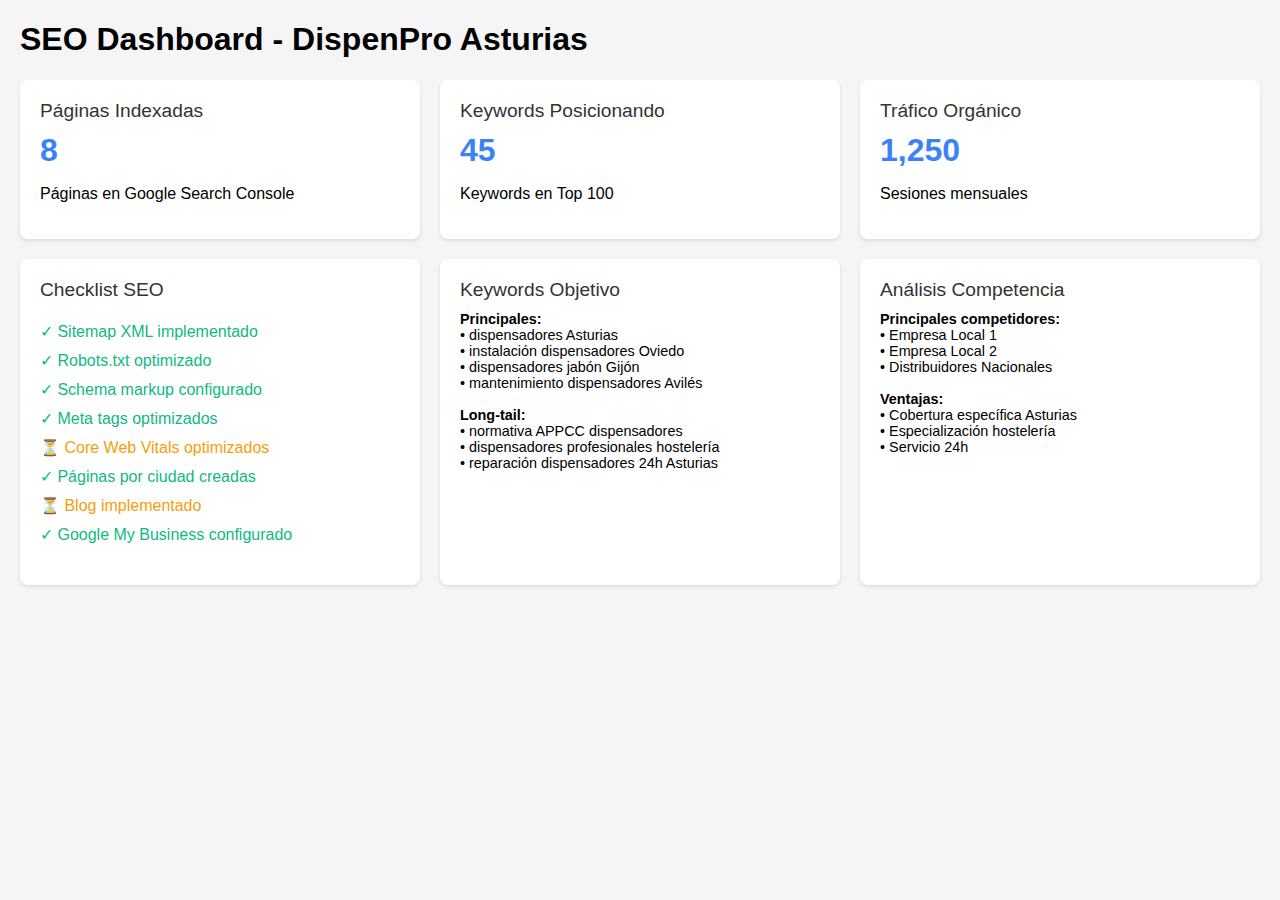
<file: seo/sep-dashboard.html>
<!DOCTYPE html>
<html lang="es">
<head>
    <meta charset="UTF-8">
    <meta name="viewport" content="width=device-width, initial-scale=1.0">
    <title>SEO Dashboard - DispenPro Asturias</title>
    <meta name="robots" content="noindex, nofollow">
    <style>
        body { font-family: Arial, sans-serif; margin: 20px; background: #f5f5f5; }
        .dashboard { display: grid; grid-template-columns: repeat(auto-fit, minmax(300px, 1fr)); gap: 20px; }
        .metric-card { background: white; padding: 20px; border-radius: 8px; box-shadow: 0 2px 4px rgba(0,0,0,0.1); }
        .metric-title { font-size: 1.2rem; margin-bottom: 10px; color: #333; }
        .metric-value { font-size: 2rem; font-weight: bold; color: #3b82f6; }
        .checklist { list-style: none; padding: 0; }
        .checklist li { padding: 5px 0; }
        .checklist .completed { color: #10b981; }
        .checklist .pending { color: #f59e0b; }
        .checklist .error { color: #ef4444; }
    </style>
</head>
<body>
<h1>SEO Dashboard - DispenPro Asturias</h1>

<div class="dashboard">
    <!-- Métricas Técnicas -->
    <div class="metric-card">
        <div class="metric-title">Páginas Indexadas</div>
        <div class="metric-value" id="indexed-pages">-</div>
        <p>Páginas en Google Search Console</p>
    </div>

    <!-- Keywords -->
    <div class="metric-card">
        <div class="metric-title">Keywords Posicionando</div>
        <div class="metric-value" id="ranking-keywords">-</div>
        <p>Keywords en Top 100</p>
    </div>

    <!-- Tráfico -->
    <div class="metric-card">
        <div class="metric-title">Tráfico Orgánico</div>
        <div class="metric-value" id="organic-traffic">-</div>
        <p>Sesiones mensuales</p>
    </div>

    <!-- Checklist SEO -->
    <div class="metric-card">
        <div class="metric-title">Checklist SEO</div>
        <ul class="checklist">
            <li class="completed">✓ Sitemap XML implementado</li>
            <li class="completed">✓ Robots.txt optimizado</li>
            <li class="completed">✓ Schema markup configurado</li>
            <li class="completed">✓ Meta tags optimizados</li>
            <li class="pending">⏳ Core Web Vitals optimizados</li>
            <li class="completed">✓ Páginas por ciudad creadas</li>
            <li class="pending">⏳ Blog implementado</li>
            <li class="completed">✓ Google My Business configurado</li>
        </ul>
    </div>

    <!-- Keywords Objetivo -->
    <div class="metric-card">
        <div class="metric-title">Keywords Objetivo</div>
        <div style="font-size: 0.9rem;">
            <strong>Principales:</strong><br>
            • dispensadores Asturias<br>
            • instalación dispensadores Oviedo<br>
            • dispensadores jabón Gijón<br>
            • mantenimiento dispensadores Avilés<br><br>

            <strong>Long-tail:</strong><br>
            • normativa APPCC dispensadores<br>
            • dispensadores profesionales hostelería<br>
            • reparación dispensadores 24h Asturias
        </div>
    </div>

    <!-- Competitors -->
    <div class="metric-card">
        <div class="metric-title">Análisis Competencia</div>
        <div style="font-size: 0.9rem;">
            <strong>Principales competidores:</strong><br>
            • Empresa Local 1<br>
            • Empresa Local 2<br>
            • Distribuidores Nacionales<br><br>

            <strong>Ventajas:</strong><br>
            • Cobertura específica Asturias<br>
            • Especialización hostelería<br>
            • Servicio 24h
        </div>
    </div>
</div>

<script>
    // Simulación de datos - En producción conectar con APIs reales
    document.getElementById('indexed-pages').textContent = '8';
    document.getElementById('ranking-keywords').textContent = '45';
    document.getElementById('organic-traffic').textContent = '1,250';

    // Actualizar cada 5 minutos
    setInterval(() => {
        console.log('Actualizando métricas SEO...');
    }, 300000);
</script>
</body>
</html>
</file>
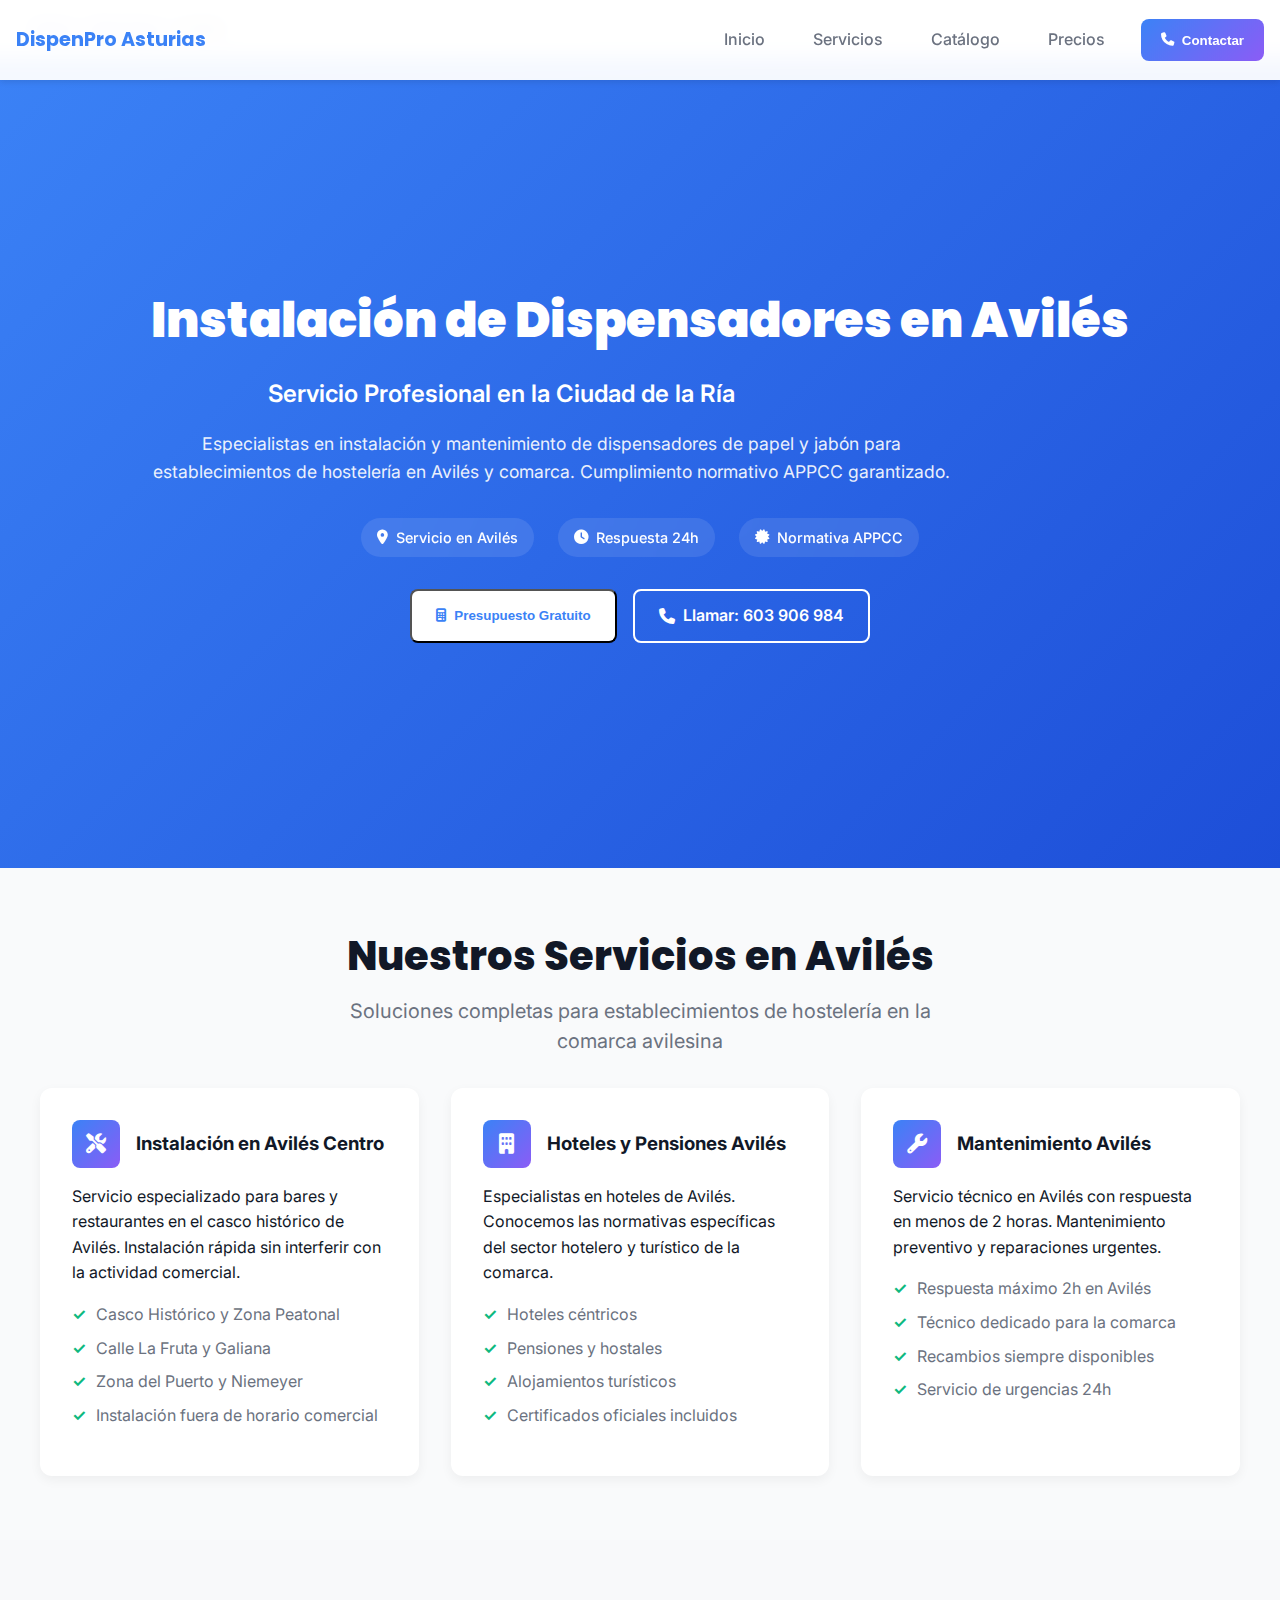
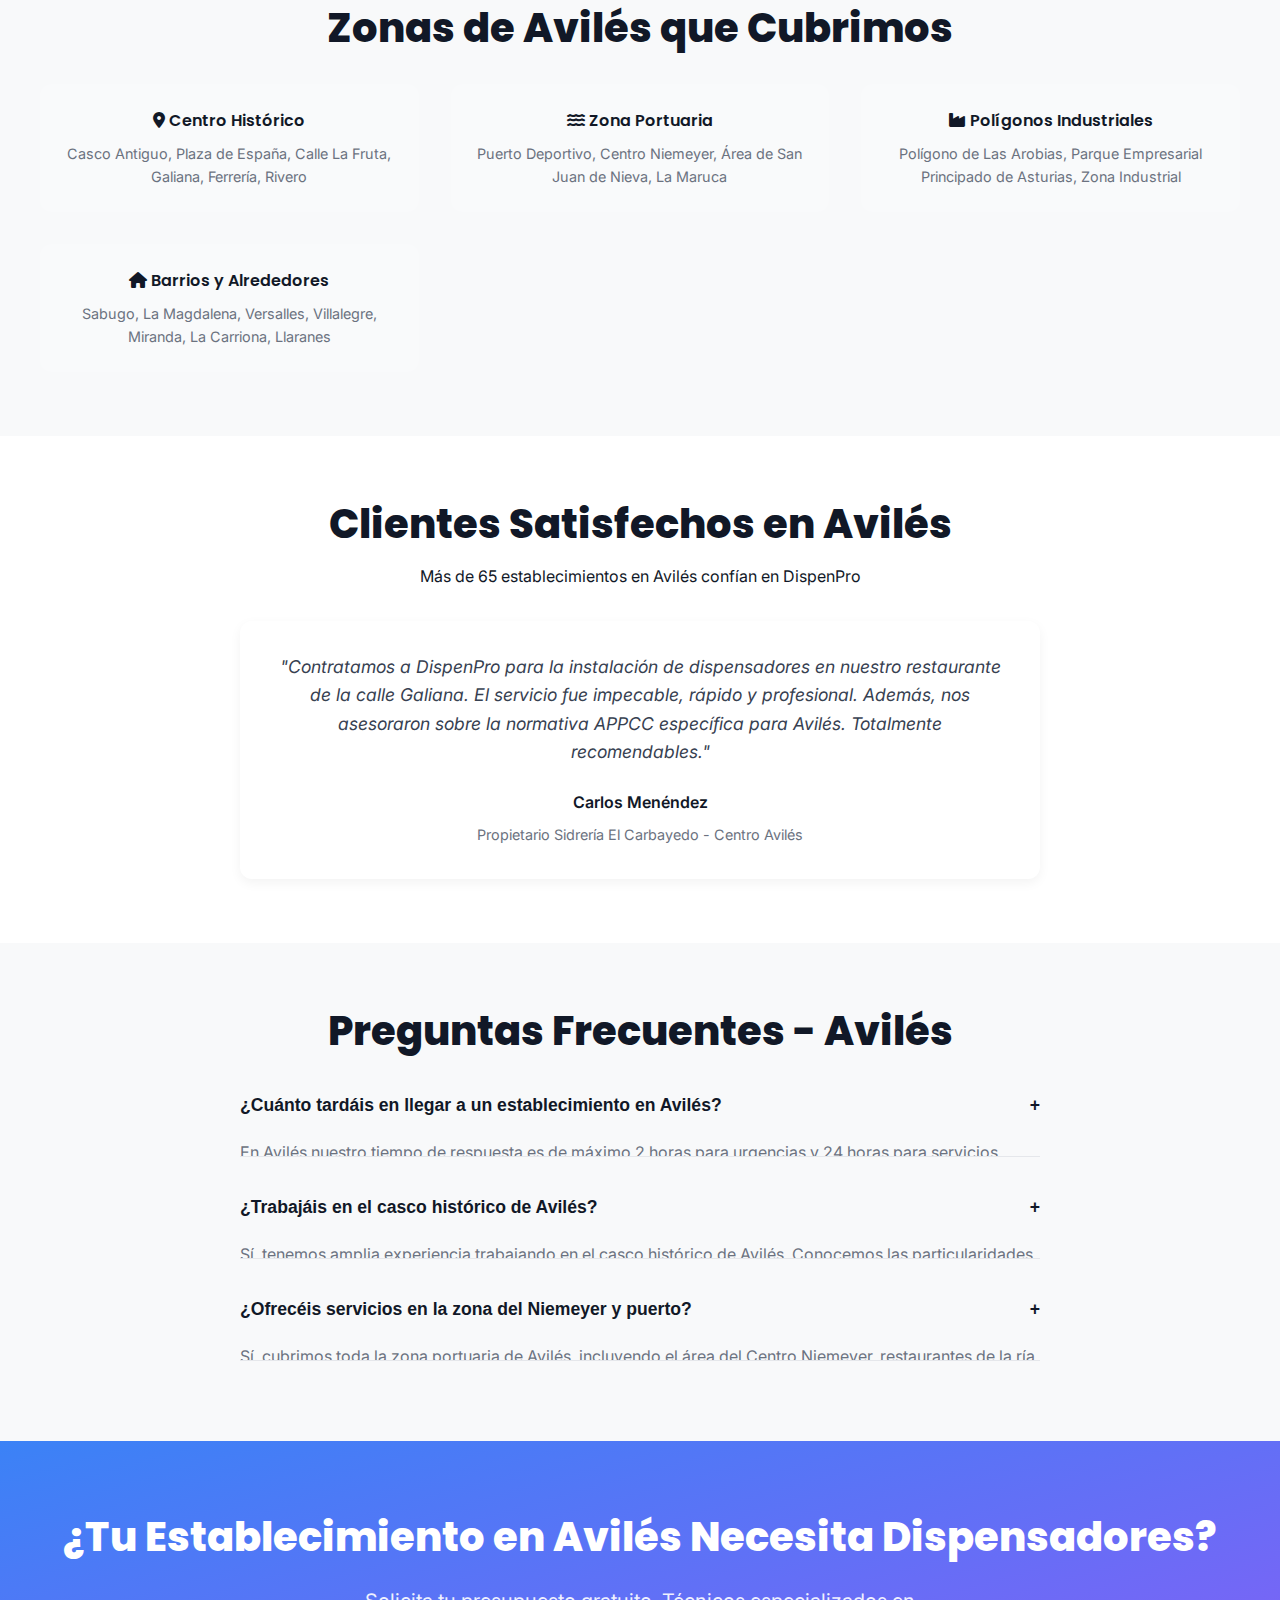
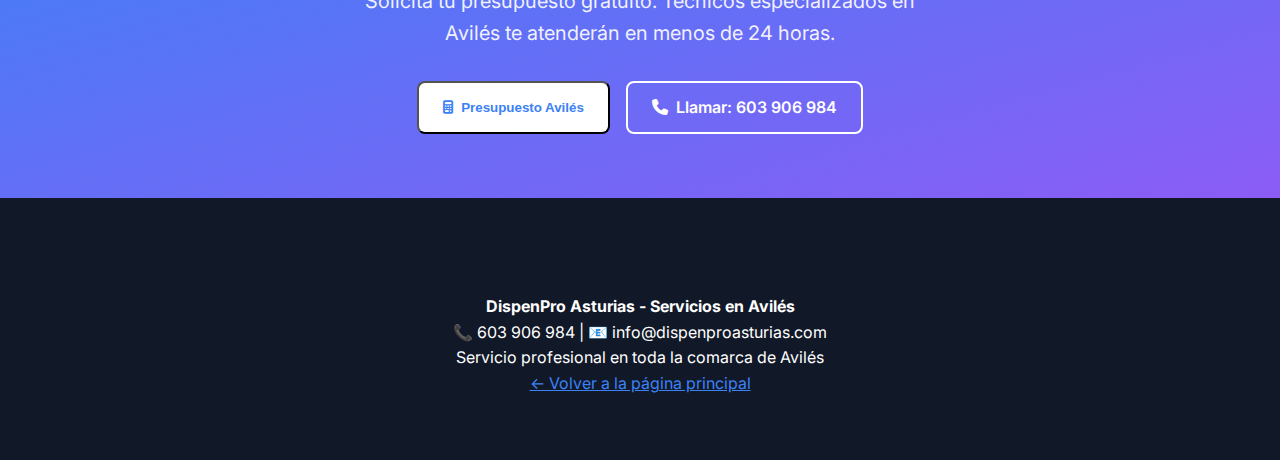
<file: paginas/servicios/aviles.html>
<!DOCTYPE html>
<html lang="es">
<head>
    <meta charset="UTF-8">
    <meta name="viewport" content="width=device-width, initial-scale=1.0">
    <title>Instalación de Dispensadores en Avilés - DispenPro Asturias</title>
    <meta name="description" content="Servicio profesional de instalación y mantenimiento de dispensadores de papel y jabón en Avilés. Cumplimiento normativo APPCC garantizado. Técnicos especializados en la comarca avilesina.">
    <meta name="keywords" content="dispensadores Avilés, instalación dispensadores Avilés, dispensadores papel Avilés, dispensadores jabón Avilés, normativa APPCC Avilés">
    <link rel="canonical" href="https://www.dispenproasturias.com/paginas/servicios/aviles.html">

    <!-- Favicon -->
    <link rel="icon" type="image/x-icon" href="../../img/icon.ico">

    <!-- Fonts -->
    <link rel="preconnect" href="https://fonts.googleapis.com">
    <link rel="preconnect" href="https://fonts.gstatic.com" crossorigin>
    <link href="https://fonts.googleapis.com/css2?family=Poppins:wght@500;600;700&family=Inter:wght@400;500&display=swap" rel="stylesheet">
    <link rel="stylesheet" href="https://cdnjs.cloudflare.com/ajax/libs/font-awesome/6.5.0/css/all.min.css">

    <!-- Estilos -->
    <link rel="stylesheet" href="../../css/styles.css">

    <!-- Schema Markup Específico -->
    <script type="application/ld+json">
        {
            "@context": "https://schema.org",
            "@type": "LocalBusiness",
            "name": "DispenPro Asturias - Servicios en Avilés",
            "description": "Instalación profesional de dispensadores de papel y jabón en Avilés y comarca",
            "url": "https://www.dispenproasturias.com/paginas/servicios/aviles.html",
            "telephone": "+34-603-906-984",
            "email": "info@dispenproasturias.com",
            "address": {
                "@type": "PostalAddress",
                "addressLocality": "Avilés",
                "addressRegion": "Asturias",
                "addressCountry": "ES"
            },
            "areaServed": [
                {"@type": "City", "name": "Avilés"},
                {"@type": "City", "name": "Corvera"},
                {"@type": "City", "name": "Castrillón"},
                {"@type": "City", "name": "Gozón"}
            ],
            "serviceType": "Instalación de dispensadores profesionales",
            "openingHours": "Mo-Fr 08:00-18:00"
        }
    </script>

    <!-- Google Analytics 4 -->
    <script async src="https://www.googletagmanager.com/gtag/js?id=G-M1B4YW7BES"></script>
    <script>
        window.dataLayer = window.dataLayer || [];
        function gtag(){dataLayer.push(arguments);}
        gtag('js', new Date());

        gtag('config', 'G-M1B4YW7BES', {
            page_title: document.title,
            page_location: window.location.href,
            content_group1: 'DispenPro Asturias',
            content_group2: 'Servicios Locales'
        });

        // Eventos personalizados
        gtag('event', 'page_view', {
            page_title: document.title,
            page_location: window.location.href
        });
    </script>
</head>
<body>
<!-- Header Principal -->
<header class="header-main" id="header">
    <a href="../../index.html" class="header-logo">DispenPro Asturias</a>

    <nav class="main-nav">
        <a href="../../index.html" class="nav-link">Inicio</a>
        <a href="../../index.html#servicios" class="nav-link">Servicios</a>
        <a href="../Dispenpro-catalogo.html" class="nav-link">Catálogo</a>
        <a href="../../index.html#precios" class="nav-link">Precios</a>
        <button class="nav-button" onclick="openModal()">
            <i class="fas fa-phone"></i> Contactar
        </button>
    </nav>

    <button class="menu-toggle" onclick="toggleMobileMenu()">☰</button>
</header>

<!-- Breadcrumbs -->
<nav class="breadcrumbs" style="padding: 1rem 2rem; background: #f8f9fa;">
    <a href="../../index.html">Inicio</a> >
    <a href="../../index.html#servicios">Servicios</a> >
    <span>Avilés</span>
</nav>

<!-- Hero Local -->
<section class="hero-section" style="background: linear-gradient(135deg, #3b82f6 0%, #1d4ed8 100%);">
    <div style="max-width: 1200px; margin: 0 auto; padding: 4rem 2rem; text-align: center; color: white;">
        <h1 class="hero-title">Instalación de Dispensadores en Avilés</h1>
        <p class="hero-subtitle">Servicio Profesional en la Ciudad de la Ría</p>
        <p class="hero-description">
            Especialistas en instalación y mantenimiento de dispensadores de papel y jabón
            para establecimientos de hostelería en Avilés y comarca. Cumplimiento normativo APPCC garantizado.
        </p>

        <div class="hero-badges" style="margin: 2rem 0;">
            <div class="badge"><i class="fas fa-map-marker-alt"></i> Servicio en Avilés</div>
            <div class="badge"><i class="fas fa-clock"></i> Respuesta 24h</div>
            <div class="badge"><i class="fas fa-certificate"></i> Normativa APPCC</div>
        </div>

        <div class="hero-cta-container">
            <button class="hero-cta" onclick="openModal()">
                <i class="fas fa-calculator"></i> Presupuesto Gratuito
            </button>
            <a href="tel:+34603906984" class="hero-cta hero-cta-secondary">
                <i class="fas fa-phone"></i> Llamar: 603 906 984
            </a>
        </div>
    </div>
</section>

<!-- Servicios Específicos en Avilés -->
<section class="services-section" style="padding: 4rem 2rem;">
    <div style="max-width: 1200px; margin: 0 auto;">
        <h2 class="section-title">Nuestros Servicios en Avilés</h2>
        <p class="section-subtitle">
            Soluciones completas para establecimientos de hostelería en la comarca avilesina
        </p>

        <div class="services-grid">
            <div class="service-card">
                <div class="service-header">
                    <div class="service-icon"><i class="fas fa-tools"></i></div>
                    <h3>Instalación en Avilés Centro</h3>
                </div>
                <p>Servicio especializado para bares y restaurantes en el casco histórico de Avilés.
                    Instalación rápida sin interferir con la actividad comercial.</p>
                <ul class="service-features">
                    <li>Casco Histórico y Zona Peatonal</li>
                    <li>Calle La Fruta y Galiana</li>
                    <li>Zona del Puerto y Niemeyer</li>
                    <li>Instalación fuera de horario comercial</li>
                </ul>
            </div>

            <div class="service-card">
                <div class="service-header">
                    <div class="service-icon"><i class="fas fa-building"></i></div>
                    <h3>Hoteles y Pensiones Avilés</h3>
                </div>
                <p>Especialistas en hoteles de Avilés. Conocemos las normativas específicas
                    del sector hotelero y turístico de la comarca.</p>
                <ul class="service-features">
                    <li>Hoteles céntricos</li>
                    <li>Pensiones y hostales</li>
                    <li>Alojamientos turísticos</li>
                    <li>Certificados oficiales incluidos</li>
                </ul>
            </div>

            <div class="service-card">
                <div class="service-header">
                    <div class="service-icon"><i class="fas fa-wrench"></i></div>
                    <h3>Mantenimiento Avilés</h3>
                </div>
                <p>Servicio técnico en Avilés con respuesta en menos de 2 horas.
                    Mantenimiento preventivo y reparaciones urgentes.</p>
                <ul class="service-features">
                    <li>Respuesta máximo 2h en Avilés</li>
                    <li>Técnico dedicado para la comarca</li>
                    <li>Recambios siempre disponibles</li>
                    <li>Servicio de urgencias 24h</li>
                </ul>
            </div>
        </div>
    </div>
</section>

<!-- Zonas de Avilés que Cubrimos -->
<section style="padding: 4rem 2rem; background: #f8f9fa;">
    <div style="max-width: 1200px; margin: 0 auto;">
        <h2 class="section-title">Zonas de Avilés que Cubrimos</h2>
        <div style="display: grid; grid-template-columns: repeat(auto-fit, minmax(300px, 1fr)); gap: 2rem; margin-top: 2rem;">
            <div class="coverage-item">
                <h4><i class="fas fa-map-marker-alt"></i> Centro Histórico</h4>
                <p>Casco Antiguo, Plaza de España, Calle La Fruta, Galiana, Ferrería, Rivero</p>
            </div>
            <div class="coverage-item">
                <h4><i class="fas fa-water"></i> Zona Portuaria</h4>
                <p>Puerto Deportivo, Centro Niemeyer, Área de San Juan de Nieva, La Maruca</p>
            </div>
            <div class="coverage-item">
                <h4><i class="fas fa-industry"></i> Polígonos Industriales</h4>
                <p>Polígono de Las Arobias, Parque Empresarial Principado de Asturias, Zona Industrial</p>
            </div>
            <div class="coverage-item">
                <h4><i class="fas fa-home"></i> Barrios y Alrededores</h4>
                <p>Sabugo, La Magdalena, Versalles, Villalegre, Miranda, La Carriona, Llaranes</p>
            </div>
        </div>
    </div>
</section>

<!-- Clientes en Avilés -->
<section style="padding: 4rem 2rem;">
    <div style="max-width: 1200px; margin: 0 auto; text-align: center;">
        <h2 class="section-title">Clientes Satisfechos en Avilés</h2>
        <p style="margin-bottom: 2rem;">Más de 65 establecimientos en Avilés confían en DispenPro</p>

        <div class="testimonial-card active" style="max-width: 800px; margin: 0 auto;">
            <p class="testimonial-content">
                "Contratamos a DispenPro para la instalación de dispensadores en nuestro restaurante de la calle Galiana.
                El servicio fue impecable, rápido y profesional. Además, nos asesoraron sobre la normativa APPCC
                específica para Avilés. Totalmente recomendables."
            </p>
            <div class="testimonial-author">Carlos Menéndez</div>
            <div class="testimonial-position">Propietario Sidrería El Carbayedo - Centro Avilés</div>
        </div>
    </div>
</section>

<!-- FAQ Específico Avilés -->
<section style="padding: 4rem 2rem; background: #f8f9fa;">
    <div style="max-width: 800px; margin: 0 auto;">
        <h2 class="section-title">Preguntas Frecuentes - Avilés</h2>

        <div class="faq-container">
            <div class="faq-item">
                <button class="faq-question" onclick="toggleFAQ(this)">
                    ¿Cuánto tardáis en llegar a un establecimiento en Avilés?
                    <span>+</span>
                </button>
                <div class="faq-answer">
                    En Avilés nuestro tiempo de respuesta es de máximo 2 horas para urgencias y
                    24 horas para servicios programados. Tenemos técnicos dedicados específicamente
                    para la comarca avilesina, lo que nos permite ofrecer el mejor servicio.
                </div>
            </div>

            <div class="faq-item">
                <button class="faq-question" onclick="toggleFAQ(this)">
                    ¿Trabajáis en el casco histórico de Avilés?
                    <span>+</span>
                </button>
                <div class="faq-answer">
                    Sí, tenemos amplia experiencia trabajando en el casco histórico de Avilés.
                    Conocemos las particularidades de acceso a calles peatonales como Galiana, La Fruta
                    y los horarios más convenientes para no interferir con la actividad turística y comercial.
                </div>
            </div>

            <div class="faq-item">
                <button class="faq-question" onclick="toggleFAQ(this)">
                    ¿Ofrecéis servicios en la zona del Niemeyer y puerto?
                    <span>+</span>
                </button>
                <div class="faq-answer">
                    Sí, cubrimos toda la zona portuaria de Avilés, incluyendo el área del Centro Niemeyer,
                    restaurantes de la ría y establecimientos del puerto deportivo. Tenemos experiencia
                    específica en las normativas aplicables a esta zona.
                </div>
            </div>
        </div>
    </div>
</section>

<!-- CTA Local -->
<section class="cta-section">
    <h2 class="cta-title">¿Tu Establecimiento en Avilés Necesita Dispensadores?</h2>
    <p class="cta-description">
        Solicita tu presupuesto gratuito. Técnicos especializados en Avilés te atenderán en menos de 24 horas.
    </p>
    <div style="display: flex; justify-content: center; gap: 1rem; flex-wrap: wrap;">
        <button class="hero-cta" onclick="openModal()">
            <i class="fas fa-calculator"></i> Presupuesto Avilés
        </button>
        <a href="tel:+34603906984" class="hero-cta hero-cta-secondary">
            <i class="fas fa-phone"></i> Llamar: 603 906 984
        </a>
    </div>
</section>

<!-- Footer Simplificado -->
<footer class="footer">
    <div style="text-align: center; padding: 2rem;">
        <p><strong>DispenPro Asturias - Servicios en Avilés</strong></p>
        <p>📞 603 906 984 | 📧 info@dispenproasturias.com</p>
        <p>Servicio profesional en toda la comarca de Avilés</p>
        <a href="../../index.html" style="color: #3b82f6;">← Volver a la página principal</a>
    </div>
</footer>

<!-- Modal de Contacto -->
<div class="modal-overlay" id="modalOverlay"></div>
<div class="modal" id="contactModal">
    <button class="modal-close" onclick="closeModal()">×</button>
    <h3 style="margin-bottom: 1.5rem; color: #111827; font-family: 'Poppins', sans-serif;">
        <i class="fas fa-calculator"></i>
        Presupuesto Gratuito - Avilés
    </h3>
    <form id="contactForm" netlify name="contacto-aviles" action="../../gracias.html">
        <input type="hidden" name="form-name" value="contacto-aviles">
        <input type="hidden" name="ciudad" value="Avilés">
        <!-- Resto del formulario igual que en index.html pero con ciudad pre-seleccionada -->
        <div class="form-group">
            <label for="nombre"><i class="fas fa-user"></i> Nombre Completo *</label>
            <input type="text" id="nombre" name="nombre" required placeholder="Tu nombre y apellidos">
        </div>

        <div class="form-group">
            <label for="telefono"><i class="fas fa-phone"></i> Teléfono *</label>
            <input type="tel" id="telefono" name="telefono" required placeholder="603 906 984">
        </div>

        <div class="form-group">
            <label for="email"><i class="fas fa-envelope"></i> Email</label>
            <input type="email" id="email" name="email" placeholder="tu@email.com">
        </div>

        <div class="form-group">
            <label for="establecimiento"><i class="fas fa-store"></i> Establecimiento en Avilés *</label>
            <input type="text" id="establecimiento" name="establecimiento" required placeholder="Restaurante, Bar, Hotel en Avilés...">
        </div>

        <div class="form-group">
            <label for="zona_aviles"><i class="fas fa-map-marker-alt"></i> Zona de Avilés *</label>
            <select id="zona_aviles" name="zona_aviles" required>
                <option value="">Selecciona la zona</option>
                <option value="Centro Histórico">Centro Histórico</option>
                <option value="Zona Portuaria/Niemeyer">Zona Portuaria/Niemeyer</option>
                <option value="Sabugo">Sabugo</option>
                <option value="Versalles">Versalles</option>
                <option value="Polígonos Industriales">Polígonos Industriales</option>
                <option value="Otros barrios">Otros barrios</option>
            </select>
        </div>

        <div class="form-group">
            <label for="servicio_solicitado"><i class="fas fa-tools"></i> Servicio Solicitado *</label>
            <select id="servicio_solicitado" name="servicio_solicitado" required>
                <option value="">Selecciona el servicio</option>
                <option value="Instalación nueva">Instalación nueva</option>
                <option value="Mantenimiento">Mantenimiento</option>
                <option value="Reparación urgente">Reparación urgente</option>
                <option value="Presupuesto completo">Presupuesto completo</option>
            </select>
        </div>

        <button type="submit" class="nav-button" style="width: 100%; padding: 1rem; font-size: 1.1rem;">
            <i class="fas fa-paper-plane"></i>
            Solicitar Presupuesto en Avilés
        </button>
    </form>
</div>

<script src="../../js/script.js"></script>
<script src="../../js/lazy-loading.js"></script>
</body>
</html>
</file>
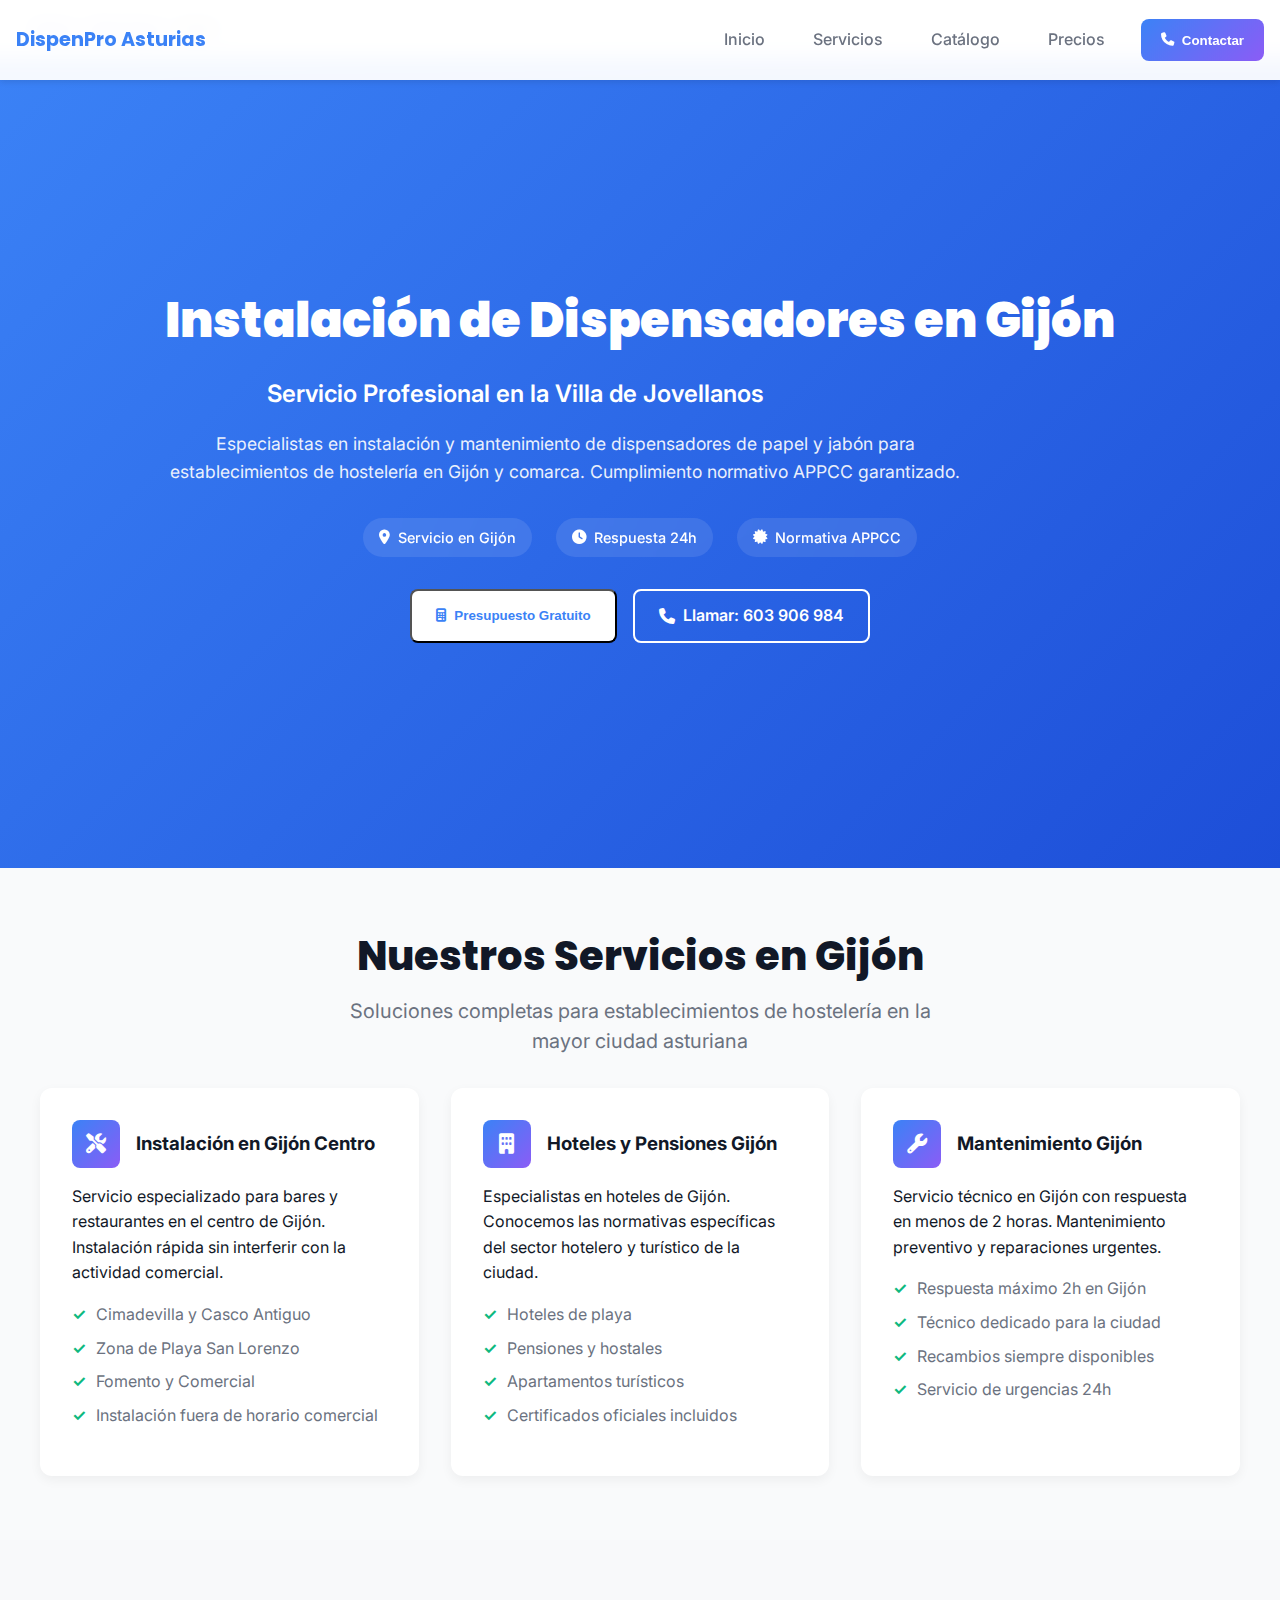
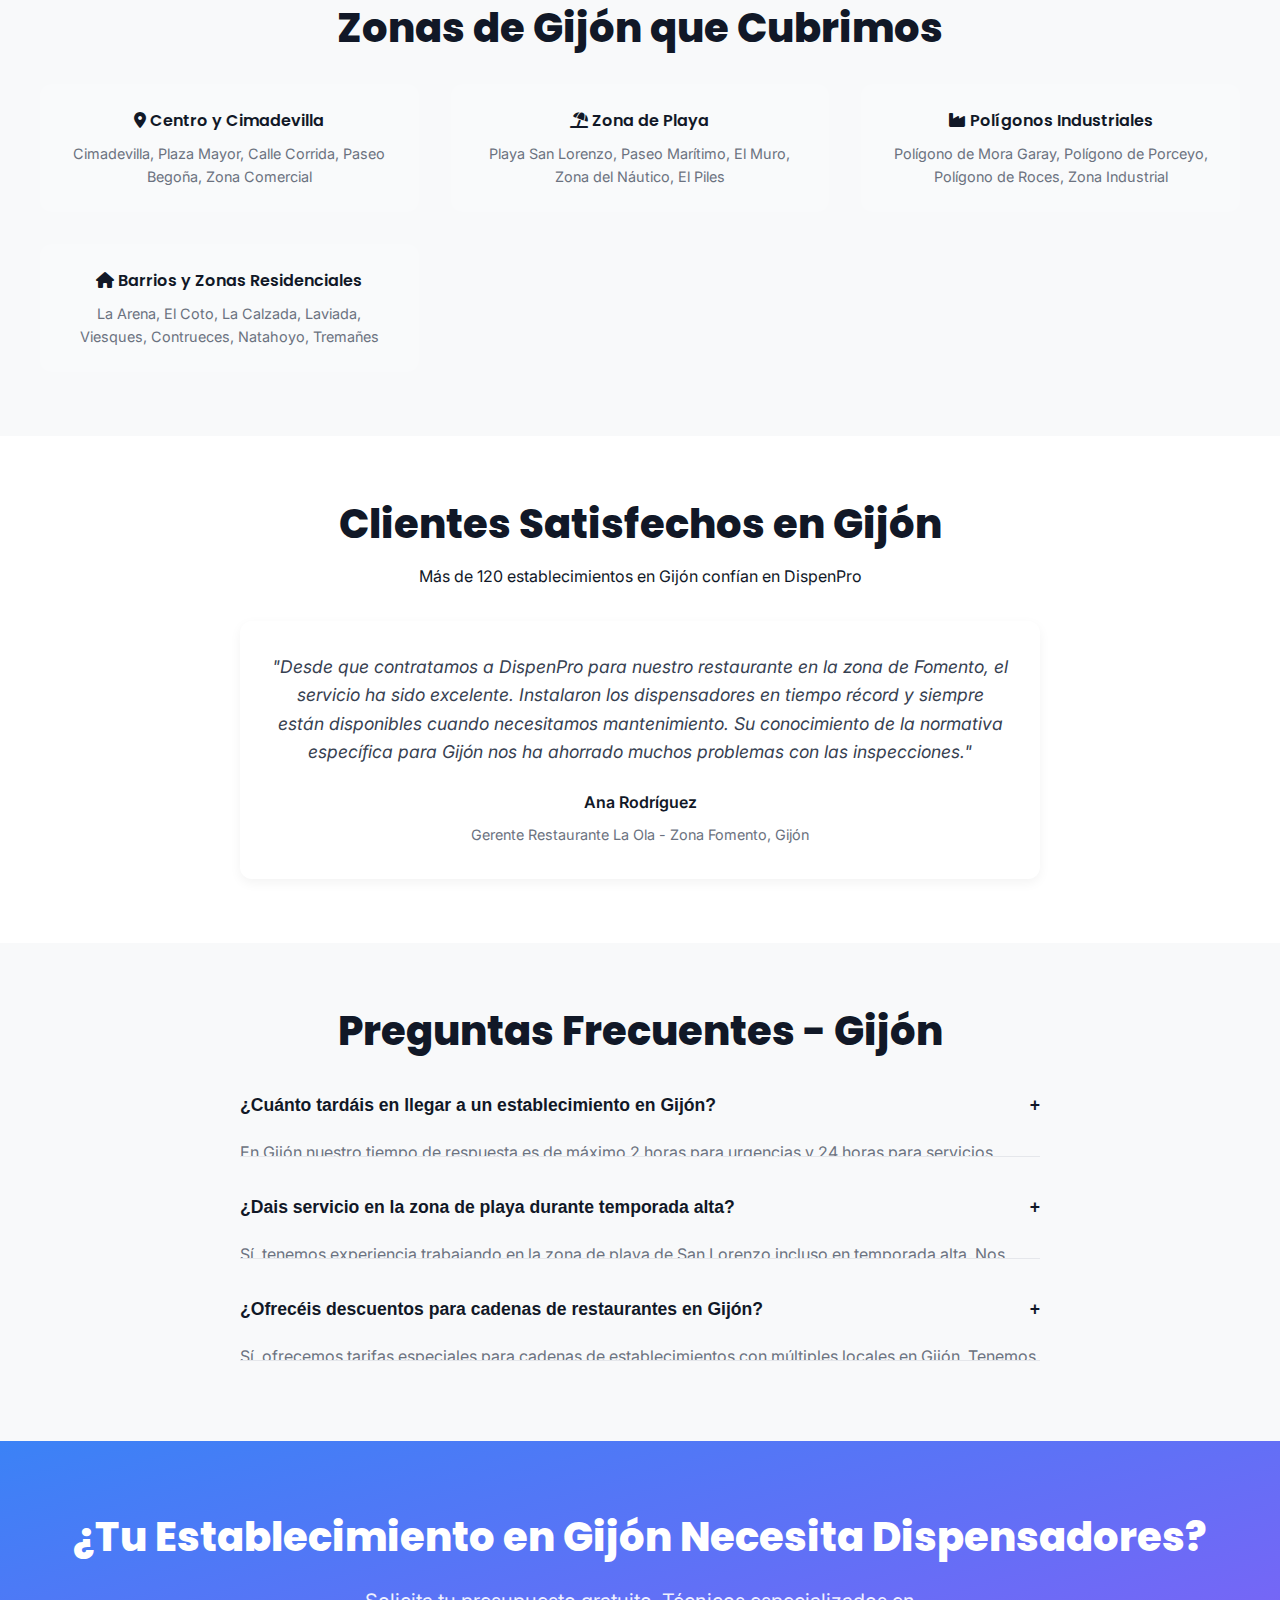
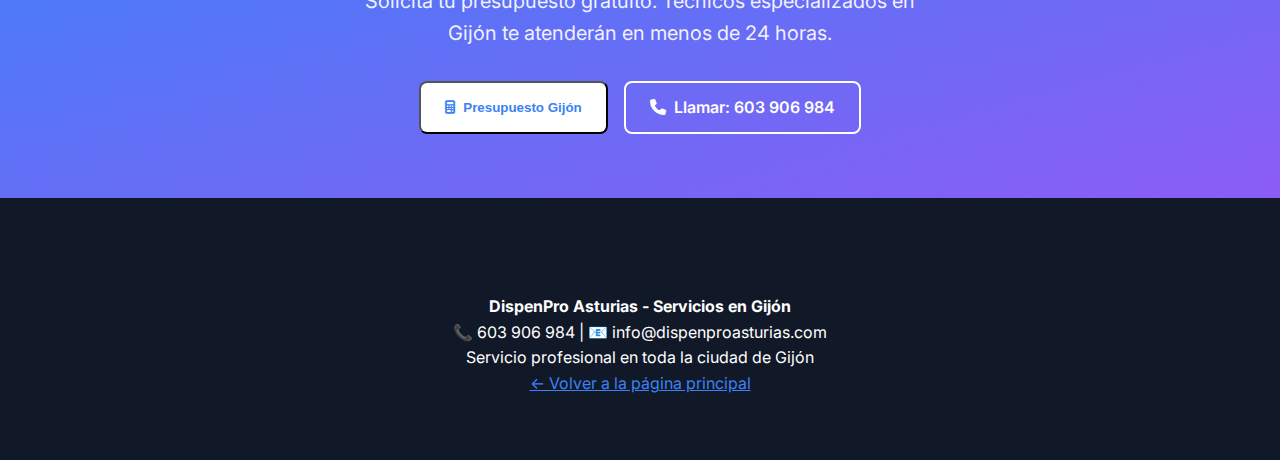
<file: paginas/servicios/gijon.html>
<!DOCTYPE html>
<html lang="es">
<head>
    <meta charset="UTF-8">
    <meta name="viewport" content="width=device-width, initial-scale=1.0">
    <title>Instalación de Dispensadores en Gijón - DispenPro Asturias</title>
    <meta name="description" content="Servicio profesional de instalación y mantenimiento de dispensadores de papel y jabón en Gijón. Cumplimiento normativo APPCC garantizado. Técnicos especializados en toda la villa de Jovellanos.">
    <meta name="keywords" content="dispensadores Gijón, instalación dispensadores Gijón, dispensadores papel Gijón, dispensadores jabón Gijón, normativa APPCC Gijón">
    <link rel="canonical" href="https://www.dispenproasturias.com/paginas/servicios/gijon.html">

    <!-- Favicon -->
    <link rel="icon" type="image/x-icon" href="../../img/icon.ico">

    <!-- Fonts -->
    <link rel="preconnect" href="https://fonts.googleapis.com">
    <link rel="preconnect" href="https://fonts.gstatic.com" crossorigin>
    <link href="https://fonts.googleapis.com/css2?family=Poppins:wght@500;600;700&family=Inter:wght@400;500&display=swap" rel="stylesheet">
    <link rel="stylesheet" href="https://cdnjs.cloudflare.com/ajax/libs/font-awesome/6.5.0/css/all.min.css">

    <!-- Estilos -->
    <link rel="stylesheet" href="../../css/styles.css">

    <!-- Schema Markup Específico -->
    <script type="application/ld+json">
        {
            "@context": "https://schema.org",
            "@type": "LocalBusiness",
            "name": "DispenPro Asturias - Servicios en Gijón",
            "description": "Instalación profesional de dispensadores de papel y jabón en Gijón y comarca",
            "url": "https://www.dispenproasturias.com/paginas/servicios/gijon.html",
            "telephone": "+34-603-906-984",
            "email": "info@dispenproasturias.com",
            "address": {
                "@type": "PostalAddress",
                "addressLocality": "Gijón",
                "addressRegion": "Asturias",
                "addressCountry": "ES"
            },
            "areaServed": [
                {"@type": "City", "name": "Gijón"},
                {"@type": "City", "name": "Carreño"},
                {"@type": "City", "name": "Villaviciosa"},
                {"@type": "City", "name": "Candás"}
            ],
            "serviceType": "Instalación de dispensadores profesionales",
            "openingHours": "Mo-Fr 08:00-18:00"
        }
    </script>

    <!-- Google Analytics 4 -->
    <script async src="https://www.googletagmanager.com/gtag/js?id=GA_MEASUREMENT_ID"></script>
    <script>
        window.dataLayer = window.dataLayer || [];
        function gtag(){dataLayer.push(arguments);}
        gtag('js', new Date());

        gtag('config', 'GA_MEASUREMENT_ID', {
            page_title: document.title,
            page_location: window.location.href,
            content_group1: 'DispenPro Asturias',
            content_group2: 'Servicios Locales'
        });

        // Eventos personalizados
        gtag('event', 'page_view', {
            page_title: document.title,
            page_location: window.location.href
        });
    </script>
</head>
<body>
<!-- Header Principal -->
<header class="header-main" id="header">
    <a href="../../index.html" class="header-logo">DispenPro Asturias</a>

    <nav class="main-nav">
        <a href="../../index.html" class="nav-link">Inicio</a>
        <a href="../../index.html#servicios" class="nav-link">Servicios</a>
        <a href="../Dispenpro-catalogo.html" class="nav-link">Catálogo</a>
        <a href="../../index.html#precios" class="nav-link">Precios</a>
        <button class="nav-button" onclick="openModal()">
            <i class="fas fa-phone"></i> Contactar
        </button>
    </nav>

    <button class="menu-toggle" onclick="toggleMobileMenu()">☰</button>
</header>

<!-- Breadcrumbs -->
<nav class="breadcrumbs" style="padding: 1rem 2rem; background: #f8f9fa;">
    <a href="../../index.html">Inicio</a> >
    <a href="../../index.html#servicios">Servicios</a> >
    <span>Gijón</span>
</nav>

<!-- Hero Local -->
<section class="hero-section" style="background: linear-gradient(135deg, #3b82f6 0%, #1d4ed8 100%);">
    <div style="max-width: 1200px; margin: 0 auto; padding: 4rem 2rem; text-align: center; color: white;">
        <h1 class="hero-title">Instalación de Dispensadores en Gijón</h1>
        <p class="hero-subtitle">Servicio Profesional en la Villa de Jovellanos</p>
        <p class="hero-description">
            Especialistas en instalación y mantenimiento de dispensadores de papel y jabón
            para establecimientos de hostelería en Gijón y comarca. Cumplimiento normativo APPCC garantizado.
        </p>

        <div class="hero-badges" style="margin: 2rem 0;">
            <div class="badge"><i class="fas fa-map-marker-alt"></i> Servicio en Gijón</div>
            <div class="badge"><i class="fas fa-clock"></i> Respuesta 24h</div>
            <div class="badge"><i class="fas fa-certificate"></i> Normativa APPCC</div>
        </div>

        <div class="hero-cta-container">
            <button class="hero-cta" onclick="openModal()">
                <i class="fas fa-calculator"></i> Presupuesto Gratuito
            </button>
            <a href="tel:+34603906984" class="hero-cta hero-cta-secondary">
                <i class="fas fa-phone"></i> Llamar: 603 906 984
            </a>
        </div>
    </div>
</section>

<!-- Servicios Específicos en Gijón -->
<section class="services-section" style="padding: 4rem 2rem;">
    <div style="max-width: 1200px; margin: 0 auto;">
        <h2 class="section-title">Nuestros Servicios en Gijón</h2>
        <p class="section-subtitle">
            Soluciones completas para establecimientos de hostelería en la mayor ciudad asturiana
        </p>

        <div class="services-grid">
            <div class="service-card">
                <div class="service-header">
                    <div class="service-icon"><i class="fas fa-tools"></i></div>
                    <h3>Instalación en Gijón Centro</h3>
                </div>
                <p>Servicio especializado para bares y restaurantes en el centro de Gijón.
                    Instalación rápida sin interferir con la actividad comercial.</p>
                <ul class="service-features">
                    <li>Cimadevilla y Casco Antiguo</li>
                    <li>Zona de Playa San Lorenzo</li>
                    <li>Fomento y Comercial</li>
                    <li>Instalación fuera de horario comercial</li>
                </ul>
            </div>

            <div class="service-card">
                <div class="service-header">
                    <div class="service-icon"><i class="fas fa-building"></i></div>
                    <h3>Hoteles y Pensiones Gijón</h3>
                </div>
                <p>Especialistas en hoteles de Gijón. Conocemos las normativas específicas
                    del sector hotelero y turístico de la ciudad.</p>
                <ul class="service-features">
                    <li>Hoteles de playa</li>
                    <li>Pensiones y hostales</li>
                    <li>Apartamentos turísticos</li>
                    <li>Certificados oficiales incluidos</li>
                </ul>
            </div>

            <div class="service-card">
                <div class="service-header">
                    <div class="service-icon"><i class="fas fa-wrench"></i></div>
                    <h3>Mantenimiento Gijón</h3>
                </div>
                <p>Servicio técnico en Gijón con respuesta en menos de 2 horas.
                    Mantenimiento preventivo y reparaciones urgentes.</p>
                <ul class="service-features">
                    <li>Respuesta máximo 2h en Gijón</li>
                    <li>Técnico dedicado para la ciudad</li>
                    <li>Recambios siempre disponibles</li>
                    <li>Servicio de urgencias 24h</li>
                </ul>
            </div>
        </div>
    </div>
</section>

<!-- Zonas de Gijón que Cubrimos -->
<section style="padding: 4rem 2rem; background: #f8f9fa;">
    <div style="max-width: 1200px; margin: 0 auto;">
        <h2 class="section-title">Zonas de Gijón que Cubrimos</h2>
        <div style="display: grid; grid-template-columns: repeat(auto-fit, minmax(300px, 1fr)); gap: 2rem; margin-top: 2rem;">
            <div class="coverage-item">
                <h4><i class="fas fa-map-marker-alt"></i> Centro y Cimadevilla</h4>
                <p>Cimadevilla, Plaza Mayor, Calle Corrida, Paseo Begoña, Zona Comercial</p>
            </div>
            <div class="coverage-item">
                <h4><i class="fas fa-umbrella-beach"></i> Zona de Playa</h4>
                <p>Playa San Lorenzo, Paseo Marítimo, El Muro, Zona del Náutico, El Piles</p>
            </div>
            <div class="coverage-item">
                <h4><i class="fas fa-industry"></i> Polígonos Industriales</h4>
                <p>Polígono de Mora Garay, Polígono de Porceyo, Polígono de Roces, Zona Industrial</p>
            </div>
            <div class="coverage-item">
                <h4><i class="fas fa-home"></i> Barrios y Zonas Residenciales</h4>
                <p>La Arena, El Coto, La Calzada, Laviada, Viesques, Contrueces, Natahoyo, Tremañes</p>
            </div>
        </div>
    </div>
</section>

<!-- Clientes en Gijón -->
<section style="padding: 4rem 2rem;">
    <div style="max-width: 1200px; margin: 0 auto; text-align: center;">
        <h2 class="section-title">Clientes Satisfechos en Gijón</h2>
        <p style="margin-bottom: 2rem;">Más de 120 establecimientos en Gijón confían en DispenPro</p>

        <div class="testimonial-card active" style="max-width: 800px; margin: 0 auto;">
            <p class="testimonial-content">
                "Desde que contratamos a DispenPro para nuestro restaurante en la zona de Fomento, el servicio ha sido excelente.
                Instalaron los dispensadores en tiempo récord y siempre están disponibles cuando necesitamos mantenimiento.
                Su conocimiento de la normativa específica para Gijón nos ha ahorrado muchos problemas con las inspecciones."
            </p>
            <div class="testimonial-author">Ana Rodríguez</div>
            <div class="testimonial-position">Gerente Restaurante La Ola - Zona Fomento, Gijón</div>
        </div>
    </div>
</section>

<!-- FAQ Específico Gijón -->
<section style="padding: 4rem 2rem; background: #f8f9fa;">
    <div style="max-width: 800px; margin: 0 auto;">
        <h2 class="section-title">Preguntas Frecuentes - Gijón</h2>

        <div class="faq-container">
            <div class="faq-item">
                <button class="faq-question" onclick="toggleFAQ(this)">
                    ¿Cuánto tardáis en llegar a un establecimiento en Gijón?
                    <span>+</span>
                </button>
                <div class="faq-answer">
                    En Gijón nuestro tiempo de respuesta es de máximo 2 horas para urgencias y
                    24 horas para servicios programados. Al ser la ciudad más grande de Asturias,
                    contamos con varios técnicos dedicados específicamente para Gijón.
                </div>
            </div>

            <div class="faq-item">
                <button class="faq-question" onclick="toggleFAQ(this)">
                    ¿Dais servicio en la zona de playa durante temporada alta?
                    <span>+</span>
                </button>
                <div class="faq-answer">
                    Sí, tenemos experiencia trabajando en la zona de playa de San Lorenzo incluso en temporada alta.
                    Nos adaptamos a los horarios de menor afluencia para realizar instalaciones y mantenimientos
                    sin interferir con la actividad turística.
                </div>
            </div>

            <div class="faq-item">
                <button class="faq-question" onclick="toggleFAQ(this)">
                    ¿Ofrecéis descuentos para cadenas de restaurantes en Gijón?
                    <span>+</span>
                </button>
                <div class="faq-answer">
                    Sí, ofrecemos tarifas especiales para cadenas de establecimientos con múltiples locales en Gijón.
                    Tenemos planes específicos para grupos empresariales que gestionan varios negocios en la ciudad.
                    Contacta con nosotros para conocer nuestras ofertas para empresas.
                </div>
            </div>
        </div>
    </div>
</section>

<!-- CTA Local -->
<section class="cta-section">
    <h2 class="cta-title">¿Tu Establecimiento en Gijón Necesita Dispensadores?</h2>
    <p class="cta-description">
        Solicita tu presupuesto gratuito. Técnicos especializados en Gijón te atenderán en menos de 24 horas.
    </p>
    <div style="display: flex; justify-content: center; gap: 1rem; flex-wrap: wrap;">
        <button class="hero-cta" onclick="openModal()">
            <i class="fas fa-calculator"></i> Presupuesto Gijón
        </button>
        <a href="tel:+34603906984" class="hero-cta hero-cta-secondary">
            <i class="fas fa-phone"></i> Llamar: 603 906 984
        </a>
    </div>
</section>

<!-- Footer Simplificado -->
<footer class="footer">
    <div style="text-align: center; padding: 2rem;">
        <p><strong>DispenPro Asturias - Servicios en Gijón</strong></p>
        <p>📞 603 906 984 | 📧 info@dispenproasturias.com</p>
        <p>Servicio profesional en toda la ciudad de Gijón</p>
        <a href="../../index.html" style="color: #3b82f6;">← Volver a la página principal</a>
    </div>
</footer>

<!-- Modal de Contacto -->
<div class="modal-overlay" id="modalOverlay"></div>
<div class="modal" id="contactModal">
    <button class="modal-close" onclick="closeModal()">×</button>
    <h3 style="margin-bottom: 1.5rem; color: #111827; font-family: 'Poppins', sans-serif;">
        <i class="fas fa-calculator"></i>
        Presupuesto Gratuito - Gijón
    </h3>
    <form id="contactForm" netlify name="contacto-gijon" action="../../gracias.html">
        <input type="hidden" name="form-name" value="contacto-gijon">
        <input type="hidden" name="ciudad" value="Gijón">
        <!-- Resto del formulario igual que en index.html pero con ciudad pre-seleccionada -->
        <div class="form-group">
            <label for="nombre"><i class="fas fa-user"></i> Nombre Completo *</label>
            <input type="text" id="nombre" name="nombre" required placeholder="Tu nombre y apellidos">
        </div>

        <div class="form-group">
            <label for="telefono"><i class="fas fa-phone"></i> Teléfono *</label>
            <input type="tel" id="telefono" name="telefono" required placeholder="603 906 984">
        </div>

        <div class="form-group">
            <label for="email"><i class="fas fa-envelope"></i> Email</label>
            <input type="email" id="email" name="email" placeholder="tu@email.com">
        </div>

        <div class="form-group">
            <label for="establecimiento"><i class="fas fa-store"></i> Establecimiento en Gijón *</label>
            <input type="text" id="establecimiento" name="establecimiento" required placeholder="Restaurante, Bar, Hotel en Gijón...">
        </div>

        <div class="form-group">
            <label for="zona_gijon"><i class="fas fa-map-marker-alt"></i> Zona de Gijón *</label>
            <select id="zona_gijon" name="zona_gijon" required>
                <option value="">Selecciona la zona</option>
                <option value="Centro/Cimadevilla">Centro/Cimadevilla</option>
                <option value="Playa San Lorenzo">Playa San Lorenzo</option>
                <option value="Fomento">Fomento</option>
                <option value="La Arena">La Arena</option>
                <option value="El Coto">El Coto</option>
                <option value="Polígonos Industriales">Polígonos Industriales</option>
                <option value="Otros barrios">Otros barrios</option>
            </select>
        </div>

        <div class="form-group">
            <label for="servicio_solicitado"><i class="fas fa-tools"></i> Servicio Solicitado *</label>
            <select id="servicio_solicitado" name="servicio_solicitado" required>
                <option value="">Selecciona el servicio</option>
                <option value="Instalación nueva">Instalación nueva</option>
                <option value="Mantenimiento">Mantenimiento</option>
                <option value="Reparación urgente">Reparación urgente</option>
                <option value="Presupuesto completo">Presupuesto completo</option>
            </select>
        </div>

        <button type="submit" class="nav-button" style="width: 100%; padding: 1rem; font-size: 1.1rem;">
            <i class="fas fa-paper-plane"></i>
            Solicitar Presupuesto en Gijón
        </button>
    </form>
</div>

<script src="../../js/script.js"></script>
<script src="../../js/lazy-loading.js"></script>
</body>
</html>
</file>
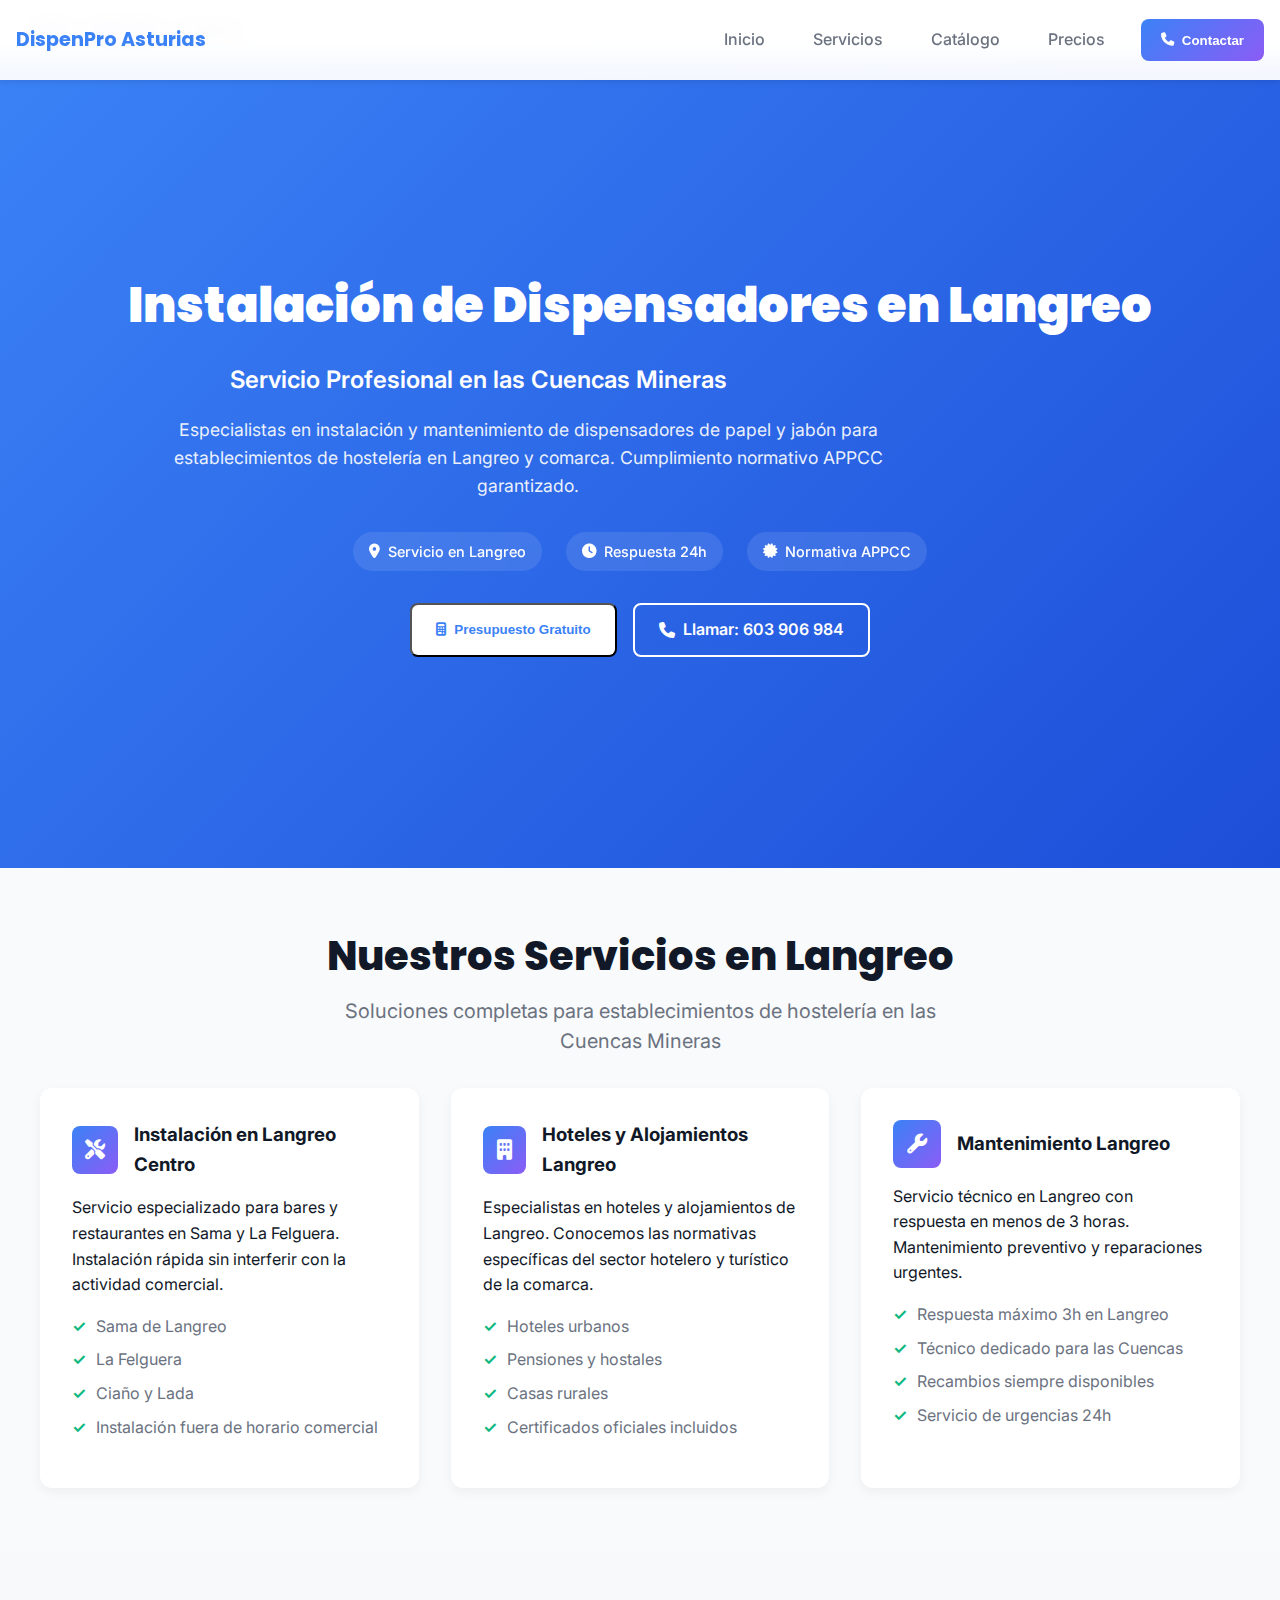
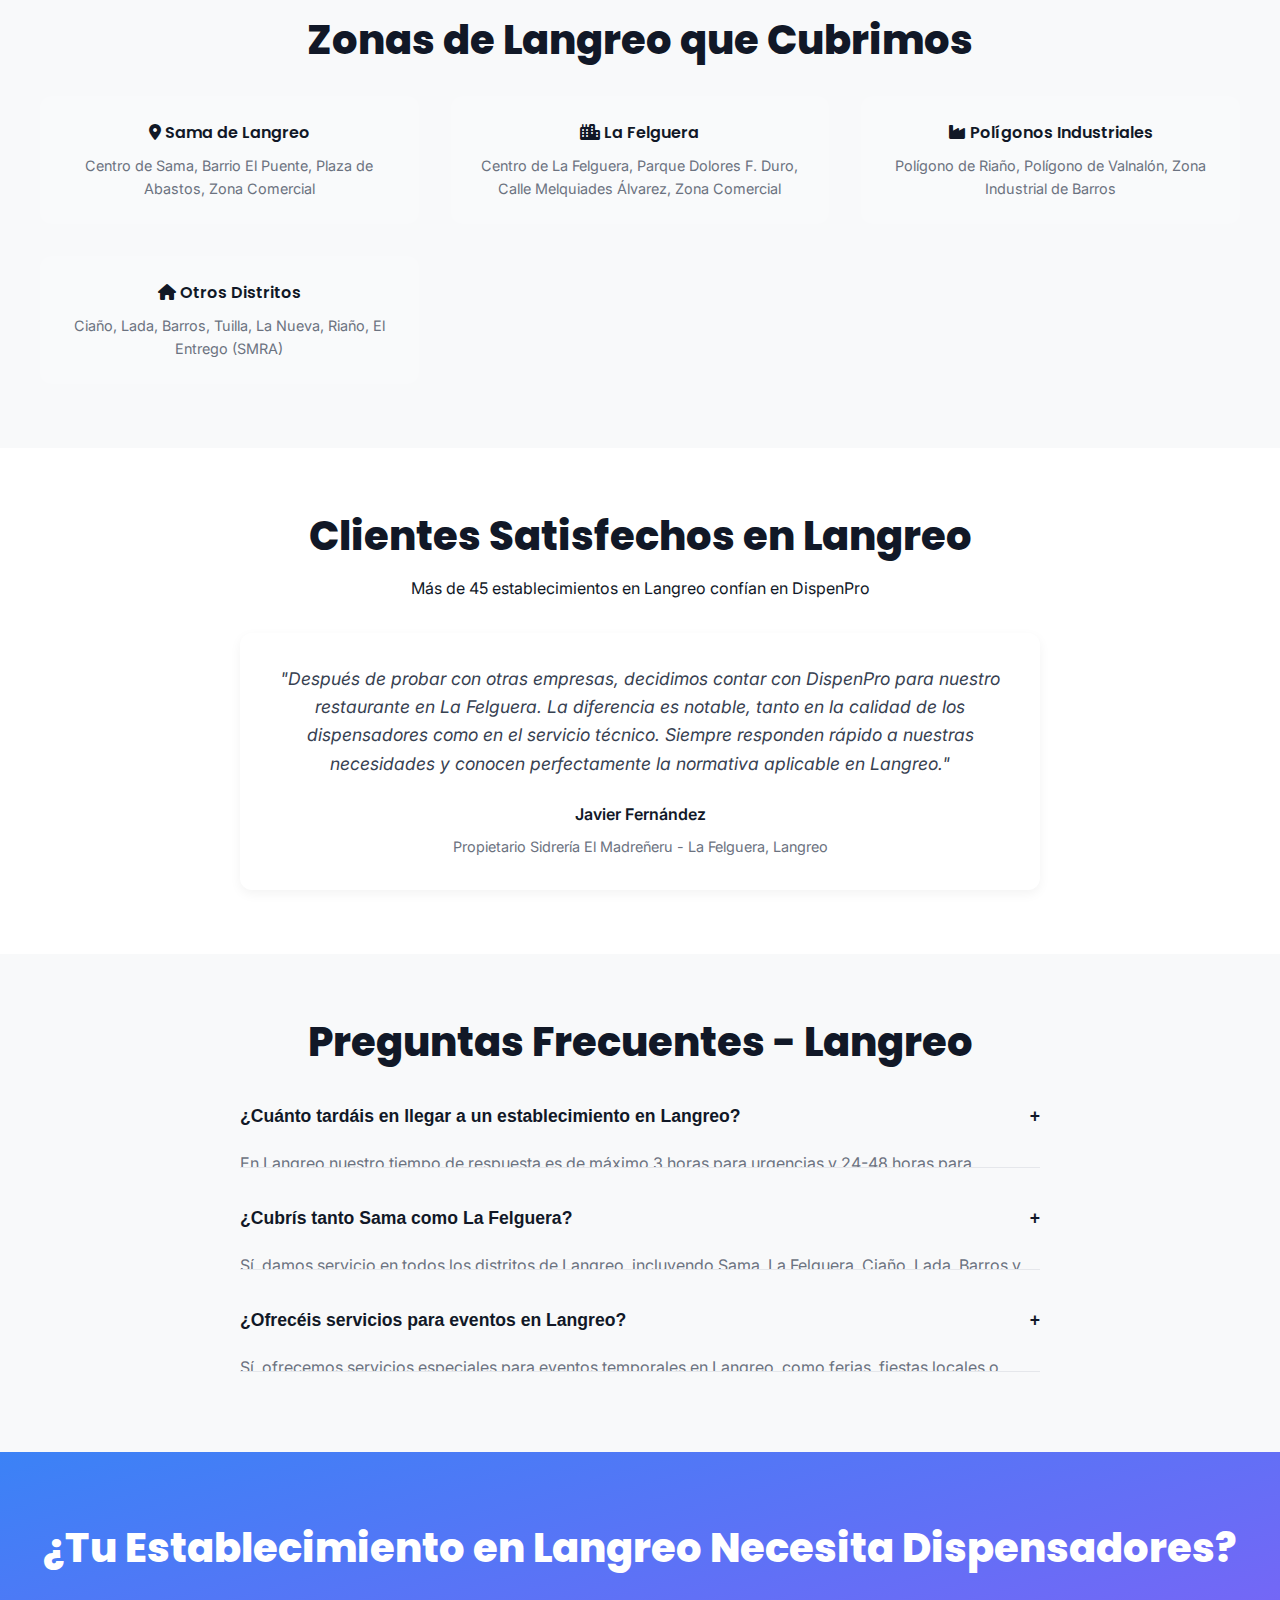
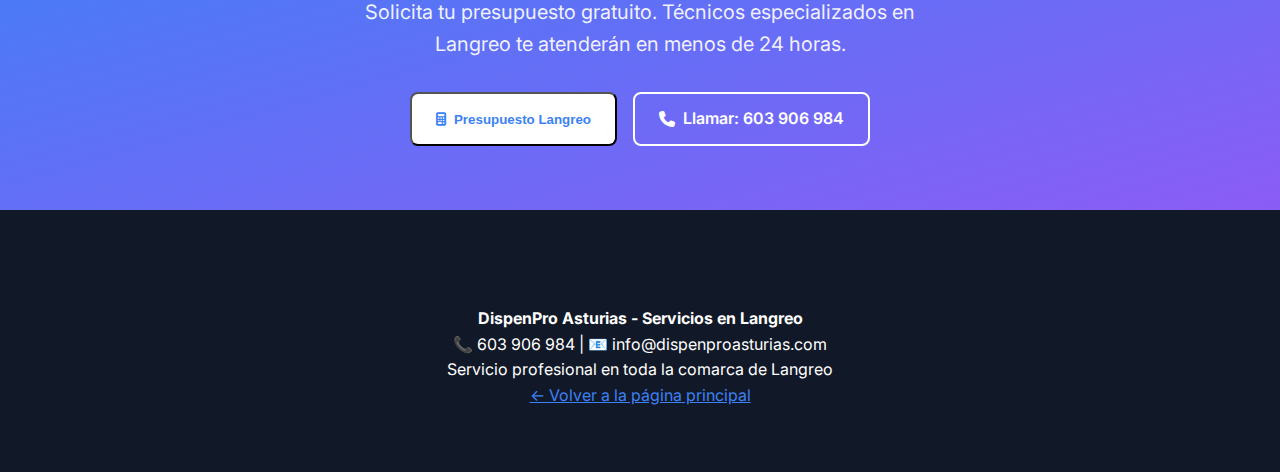
<file: paginas/servicios/langreo.html>
<!DOCTYPE html>
<html lang="es">
<head>
    <meta charset="UTF-8">
    <meta name="viewport" content="width=device-width, initial-scale=1.0">
    <title>Instalación de Dispensadores en Langreo - DispenPro Asturias</title>
    <meta name="description" content="Servicio profesional de instalación y mantenimiento de dispensadores de papel y jabón en Langreo. Cumplimiento normativo APPCC garantizado. Técnicos especializados en las Cuencas Mineras.">
    <meta name="keywords" content="dispensadores Langreo, instalación dispensadores Langreo, dispensadores papel Langreo, dispensadores jabón Langreo, normativa APPCC Langreo">
    <link rel="canonical" href="https://www.dispenproasturias.com/paginas/servicios/langreo.html">

    <!-- Favicon -->
    <link rel="icon" type="image/x-icon" href="../../img/icon.ico">

    <!-- Fonts -->
    <link rel="preconnect" href="https://fonts.googleapis.com">
    <link rel="preconnect" href="https://fonts.gstatic.com" crossorigin>
    <link href="https://fonts.googleapis.com/css2?family=Poppins:wght@500;600;700&family=Inter:wght@400;500&display=swap" rel="stylesheet">
    <link rel="stylesheet" href="https://cdnjs.cloudflare.com/ajax/libs/font-awesome/6.5.0/css/all.min.css">

    <!-- Estilos -->
    <link rel="stylesheet" href="../../css/styles.css">

    <!-- Schema Markup Específico -->
    <script type="application/ld+json">
        {
            "@context": "https://schema.org",
            "@type": "LocalBusiness",
            "name": "DispenPro Asturias - Servicios en Langreo",
            "description": "Instalación profesional de dispensadores de papel y jabón en Langreo y comarca",
            "url": "https://www.dispenproasturias.com/paginas/servicios/langreo.html",
            "telephone": "+34-603-906-984",
            "email": "info@dispenproasturias.com",
            "address": {
                "@type": "PostalAddress",
                "addressLocality": "Langreo",
                "addressRegion": "Asturias",
                "addressCountry": "ES"
            },
            "areaServed": [
                {"@type": "City", "name": "Langreo"},
                {"@type": "City", "name": "San Martín del Rey Aurelio"},
                {"@type": "City", "name": "Laviana"},
                {"@type": "City", "name": "Sobrescobio"}
            ],
            "serviceType": "Instalación de dispensadores profesionales",
            "openingHours": "Mo-Fr 08:00-18:00"
        }
    </script>

    <!-- Google Analytics 4 -->
    <script async src="https://www.googletagmanager.com/gtag/js?id=G-M1B4YW7BES"></script>
    <script>
        window.dataLayer = window.dataLayer || [];
        function gtag(){dataLayer.push(arguments);}
        gtag('js', new Date());

        gtag('config', 'G-M1B4YW7BES', {
            page_title: document.title,
            page_location: window.location.href,
            content_group1: 'DispenPro Asturias',
            content_group2: 'Servicios Locales'
        });

        // Eventos personalizados
        gtag('event', 'page_view', {
            page_title: document.title,
            page_location: window.location.href
        });
    </script>
</head>
<body>
<!-- Header Principal -->
<header class="header-main" id="header">
    <a href="../../index.html" class="header-logo">DispenPro Asturias</a>

    <nav class="main-nav">
        <a href="../../index.html" class="nav-link">Inicio</a>
        <a href="../../index.html#servicios" class="nav-link">Servicios</a>
        <a href="../Dispenpro-catalogo.html" class="nav-link">Catálogo</a>
        <a href="../../index.html#precios" class="nav-link">Precios</a>
        <button class="nav-button" onclick="openModal()">
            <i class="fas fa-phone"></i> Contactar
        </button>
    </nav>

    <button class="menu-toggle" onclick="toggleMobileMenu()">☰</button>
</header>

<!-- Breadcrumbs -->
<nav class="breadcrumbs" style="padding: 1rem 2rem; background: #f8f9fa;">
    <a href="../../index.html">Inicio</a> >
    <a href="../../index.html#servicios">Servicios</a> >
    <span>Langreo</span>
</nav>

<!-- Hero Local -->
<section class="hero-section" style="background: linear-gradient(135deg, #3b82f6 0%, #1d4ed8 100%);">
    <div style="max-width: 1200px; margin: 0 auto; padding: 4rem 2rem; text-align: center; color: white;">
        <h1 class="hero-title">Instalación de Dispensadores en Langreo</h1>
        <p class="hero-subtitle">Servicio Profesional en las Cuencas Mineras</p>
        <p class="hero-description">
            Especialistas en instalación y mantenimiento de dispensadores de papel y jabón
            para establecimientos de hostelería en Langreo y comarca. Cumplimiento normativo APPCC garantizado.
        </p>

        <div class="hero-badges" style="margin: 2rem 0;">
            <div class="badge"><i class="fas fa-map-marker-alt"></i> Servicio en Langreo</div>
            <div class="badge"><i class="fas fa-clock"></i> Respuesta 24h</div>
            <div class="badge"><i class="fas fa-certificate"></i> Normativa APPCC</div>
        </div>

        <div class="hero-cta-container">
            <button class="hero-cta" onclick="openModal()">
                <i class="fas fa-calculator"></i> Presupuesto Gratuito
            </button>
            <a href="tel:+34603906984" class="hero-cta hero-cta-secondary">
                <i class="fas fa-phone"></i> Llamar: 603 906 984
            </a>
        </div>
    </div>
</section>

<!-- Servicios Específicos en Langreo -->
<section class="services-section" style="padding: 4rem 2rem;">
    <div style="max-width: 1200px; margin: 0 auto;">
        <h2 class="section-title">Nuestros Servicios en Langreo</h2>
        <p class="section-subtitle">
            Soluciones completas para establecimientos de hostelería en las Cuencas Mineras
        </p>

        <div class="services-grid">
            <div class="service-card">
                <div class="service-header">
                    <div class="service-icon"><i class="fas fa-tools"></i></div>
                    <h3>Instalación en Langreo Centro</h3>
                </div>
                <p>Servicio especializado para bares y restaurantes en Sama y La Felguera.
                    Instalación rápida sin interferir con la actividad comercial.</p>
                <ul class="service-features">
                    <li>Sama de Langreo</li>
                    <li>La Felguera</li>
                    <li>Ciaño y Lada</li>
                    <li>Instalación fuera de horario comercial</li>
                </ul>
            </div>

            <div class="service-card">
                <div class="service-header">
                    <div class="service-icon"><i class="fas fa-building"></i></div>
                    <h3>Hoteles y Alojamientos Langreo</h3>
                </div>
                <p>Especialistas en hoteles y alojamientos de Langreo. Conocemos las normativas específicas
                    del sector hotelero y turístico de la comarca.</p>
                <ul class="service-features">
                    <li>Hoteles urbanos</li>
                    <li>Pensiones y hostales</li>
                    <li>Casas rurales</li>
                    <li>Certificados oficiales incluidos</li>
                </ul>
            </div>

            <div class="service-card">
                <div class="service-header">
                    <div class="service-icon"><i class="fas fa-wrench"></i></div>
                    <h3>Mantenimiento Langreo</h3>
                </div>
                <p>Servicio técnico en Langreo con respuesta en menos de 3 horas.
                    Mantenimiento preventivo y reparaciones urgentes.</p>
                <ul class="service-features">
                    <li>Respuesta máximo 3h en Langreo</li>
                    <li>Técnico dedicado para las Cuencas</li>
                    <li>Recambios siempre disponibles</li>
                    <li>Servicio de urgencias 24h</li>
                </ul>
            </div>
        </div>
    </div>
</section>

<!-- Zonas de Langreo que Cubrimos -->
<section style="padding: 4rem 2rem; background: #f8f9fa;">
    <div style="max-width: 1200px; margin: 0 auto;">
        <h2 class="section-title">Zonas de Langreo que Cubrimos</h2>
        <div style="display: grid; grid-template-columns: repeat(auto-fit, minmax(300px, 1fr)); gap: 2rem; margin-top: 2rem;">
            <div class="coverage-item">
                <h4><i class="fas fa-map-marker-alt"></i> Sama de Langreo</h4>
                <p>Centro de Sama, Barrio El Puente, Plaza de Abastos, Zona Comercial</p>
            </div>
            <div class="coverage-item">
                <h4><i class="fas fa-city"></i> La Felguera</h4>
                <p>Centro de La Felguera, Parque Dolores F. Duro, Calle Melquiades Álvarez, Zona Comercial</p>
            </div>
            <div class="coverage-item">
                <h4><i class="fas fa-industry"></i> Polígonos Industriales</h4>
                <p>Polígono de Riaño, Polígono de Valnalón, Zona Industrial de Barros</p>
            </div>
            <div class="coverage-item">
                <h4><i class="fas fa-home"></i> Otros Distritos</h4>
                <p>Ciaño, Lada, Barros, Tuilla, La Nueva, Riaño, El Entrego (SMRA)</p>
            </div>
        </div>
    </div>
</section>

<!-- Clientes en Langreo -->
<section style="padding: 4rem 2rem;">
    <div style="max-width: 1200px; margin: 0 auto; text-align: center;">
        <h2 class="section-title">Clientes Satisfechos en Langreo</h2>
        <p style="margin-bottom: 2rem;">Más de 45 establecimientos en Langreo confían en DispenPro</p>

        <div class="testimonial-card active" style="max-width: 800px; margin: 0 auto;">
            <p class="testimonial-content">
                "Después de probar con otras empresas, decidimos contar con DispenPro para nuestro restaurante en La Felguera.
                La diferencia es notable, tanto en la calidad de los dispensadores como en el servicio técnico.
                Siempre responden rápido a nuestras necesidades y conocen perfectamente la normativa aplicable en Langreo."
            </p>
            <div class="testimonial-author">Javier Fernández</div>
            <div class="testimonial-position">Propietario Sidrería El Madreñeru - La Felguera, Langreo</div>
        </div>
    </div>
</section>

<!-- FAQ Específico Langreo -->
<section style="padding: 4rem 2rem; background: #f8f9fa;">
    <div style="max-width: 800px; margin: 0 auto;">
        <h2 class="section-title">Preguntas Frecuentes - Langreo</h2>

        <div class="faq-container">
            <div class="faq-item">
                <button class="faq-question" onclick="toggleFAQ(this)">
                    ¿Cuánto tardáis en llegar a un establecimiento en Langreo?
                    <span>+</span>
                </button>
                <div class="faq-answer">
                    En Langreo nuestro tiempo de respuesta es de máximo 3 horas para urgencias y
                    24-48 horas para servicios programados. Contamos con técnicos que cubren específicamente
                    la zona de las Cuencas Mineras, lo que nos permite dar un servicio eficiente.
                </div>
            </div>

            <div class="faq-item">
                <button class="faq-question" onclick="toggleFAQ(this)">
                    ¿Cubrís tanto Sama como La Felguera?
                    <span>+</span>
                </button>
                <div class="faq-answer">
                    Sí, damos servicio en todos los distritos de Langreo, incluyendo Sama, La Felguera,
                    Ciaño, Lada, Barros y Tuilla. Conocemos perfectamente las particularidades de cada zona
                    y las necesidades específicas de los establecimientos en cada distrito.
                </div>
            </div>

            <div class="faq-item">
                <button class="faq-question" onclick="toggleFAQ(this)">
                    ¿Ofrecéis servicios para eventos en Langreo?
                    <span>+</span>
                </button>
                <div class="faq-answer">
                    Sí, ofrecemos servicios especiales para eventos temporales en Langreo, como
                    ferias, fiestas locales o eventos gastronómicos. Contamos con soluciones portátiles
                    y temporales que cumplen con toda la normativa sanitaria vigente.
                </div>
            </div>
        </div>
    </div>
</section>

<!-- CTA Local -->
<section class="cta-section">
    <h2 class="cta-title">¿Tu Establecimiento en Langreo Necesita Dispensadores?</h2>
    <p class="cta-description">
        Solicita tu presupuesto gratuito. Técnicos especializados en Langreo te atenderán en menos de 24 horas.
    </p>
    <div style="display: flex; justify-content: center; gap: 1rem; flex-wrap: wrap;">
        <button class="hero-cta" onclick="openModal()">
            <i class="fas fa-calculator"></i> Presupuesto Langreo
        </button>
        <a href="tel:+34603906984" class="hero-cta hero-cta-secondary">
            <i class="fas fa-phone"></i> Llamar: 603 906 984
        </a>
    </div>
</section>

<!-- Footer Simplificado -->
<footer class="footer">
    <div style="text-align: center; padding: 2rem;">
        <p><strong>DispenPro Asturias - Servicios en Langreo</strong></p>
        <p>📞 603 906 984 | 📧 info@dispenproasturias.com</p>
        <p>Servicio profesional en toda la comarca de Langreo</p>
        <a href="../../index.html" style="color: #3b82f6;">← Volver a la página principal</a>
    </div>
</footer>

<!-- Modal de Contacto -->
<div class="modal-overlay" id="modalOverlay"></div>
<div class="modal" id="contactModal">
    <button class="modal-close" onclick="closeModal()">×</button>
    <h3 style="margin-bottom: 1.5rem; color: #111827; font-family: 'Poppins', sans-serif;">
        <i class="fas fa-calculator"></i>
        Presupuesto Gratuito - Langreo
    </h3>
    <form id="contactForm" netlify name="contacto-langreo" action="../../gracias.html">
        <input type="hidden" name="form-name" value="contacto-langreo">
        <input type="hidden" name="ciudad" value="Langreo">
        <!-- Resto del formulario igual que en index.html pero con ciudad pre-seleccionada -->
        <div class="form-group">
            <label for="nombre"><i class="fas fa-user"></i> Nombre Completo *</label>
            <input type="text" id="nombre" name="nombre" required placeholder="Tu nombre y apellidos">
        </div>

        <div class="form-group">
            <label for="telefono"><i class="fas fa-phone"></i> Teléfono *</label>
            <input type="tel" id="telefono" name="telefono" required placeholder="603 906 984">
        </div>

        <div class="form-group">
            <label for="email"><i class="fas fa-envelope"></i> Email</label>
            <input type="email" id="email" name="email" placeholder="tu@email.com">
        </div>

        <div class="form-group">
            <label for="establecimiento"><i class="fas fa-store"></i> Establecimiento en Langreo *</label>
            <input type="text" id="establecimiento" name="establecimiento" required placeholder="Restaurante, Bar, Hotel en Langreo...">
        </div>

        <div class="form-group">
            <label for="zona_langreo"><i class="fas fa-map-marker-alt"></i> Zona de Langreo *</label>
            <select id="zona_langreo" name="zona_langreo" required>
                <option value="">Selecciona la zona</option>
                <option value="Sama de Langreo">Sama de Langreo</option>
                <option value="La Felguera">La Felguera</option>
                <option value="Ciaño">Ciaño</option>
                <option value="Lada">Lada</option>
                <option value="Barros">Barros</option>
                <option value="Tuilla">Tuilla</option>
                <option value="Riaño">Riaño</option>
                <option value="Otros">Otros</option>
            </select>
        </div>

        <div class="form-group">
            <label for="servicio_solicitado"><i class="fas fa-tools"></i> Servicio Solicitado *</label>
            <select id="servicio_solicitado" name="servicio_solicitado" required>
                <option value="">Selecciona el servicio</option>
                <option value="Instalación nueva">Instalación nueva</option>
                <option value="Mantenimiento">Mantenimiento</option>
                <option value="Reparación urgente">Reparación urgente</option>
                <option value="Presupuesto completo">Presupuesto completo</option>
            </select>
        </div>

        <button type="submit" class="nav-button" style="width: 100%; padding: 1rem; font-size: 1.1rem;">
            <i class="fas fa-paper-plane"></i>
            Solicitar Presupuesto en Langreo
        </button>
    </form>
</div>

<script src="../../js/script.js"></script>
<script src="../../js/lazy-loading.js"></script>
</body>
</html>
</file>
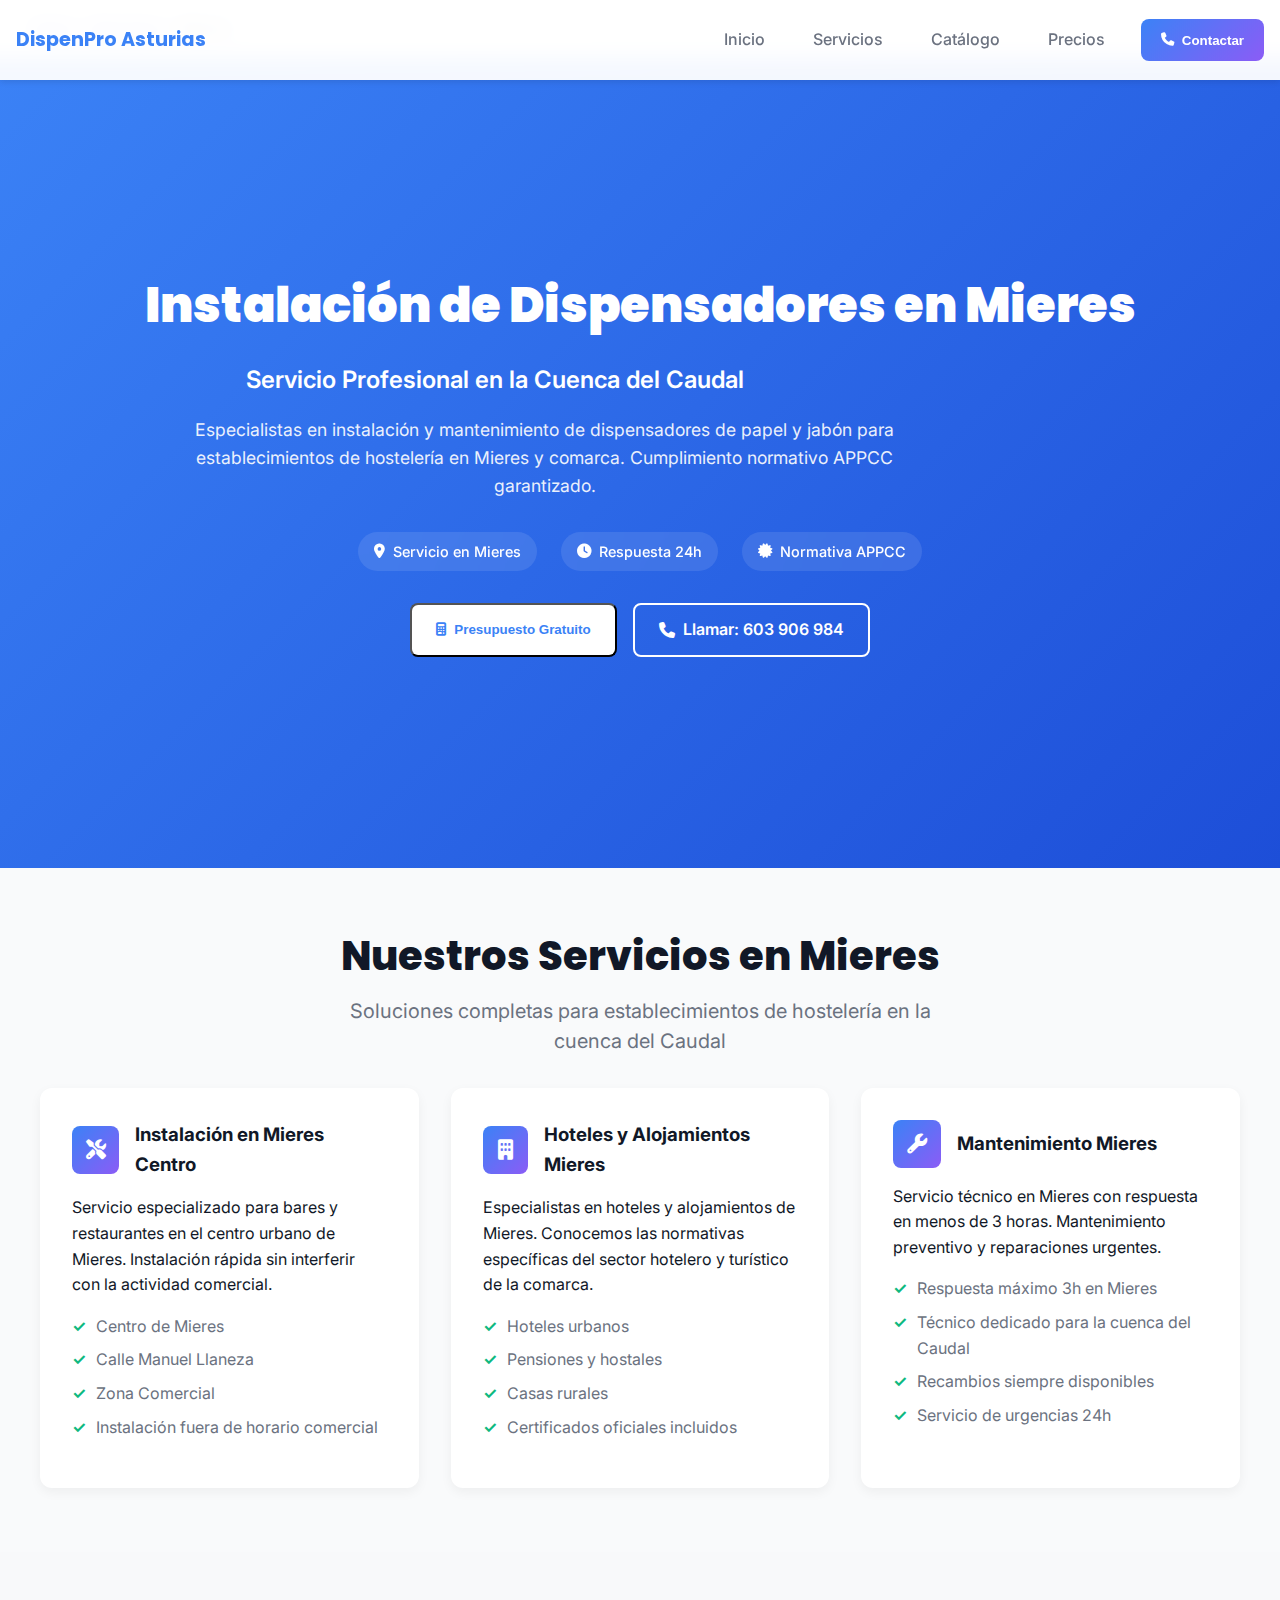
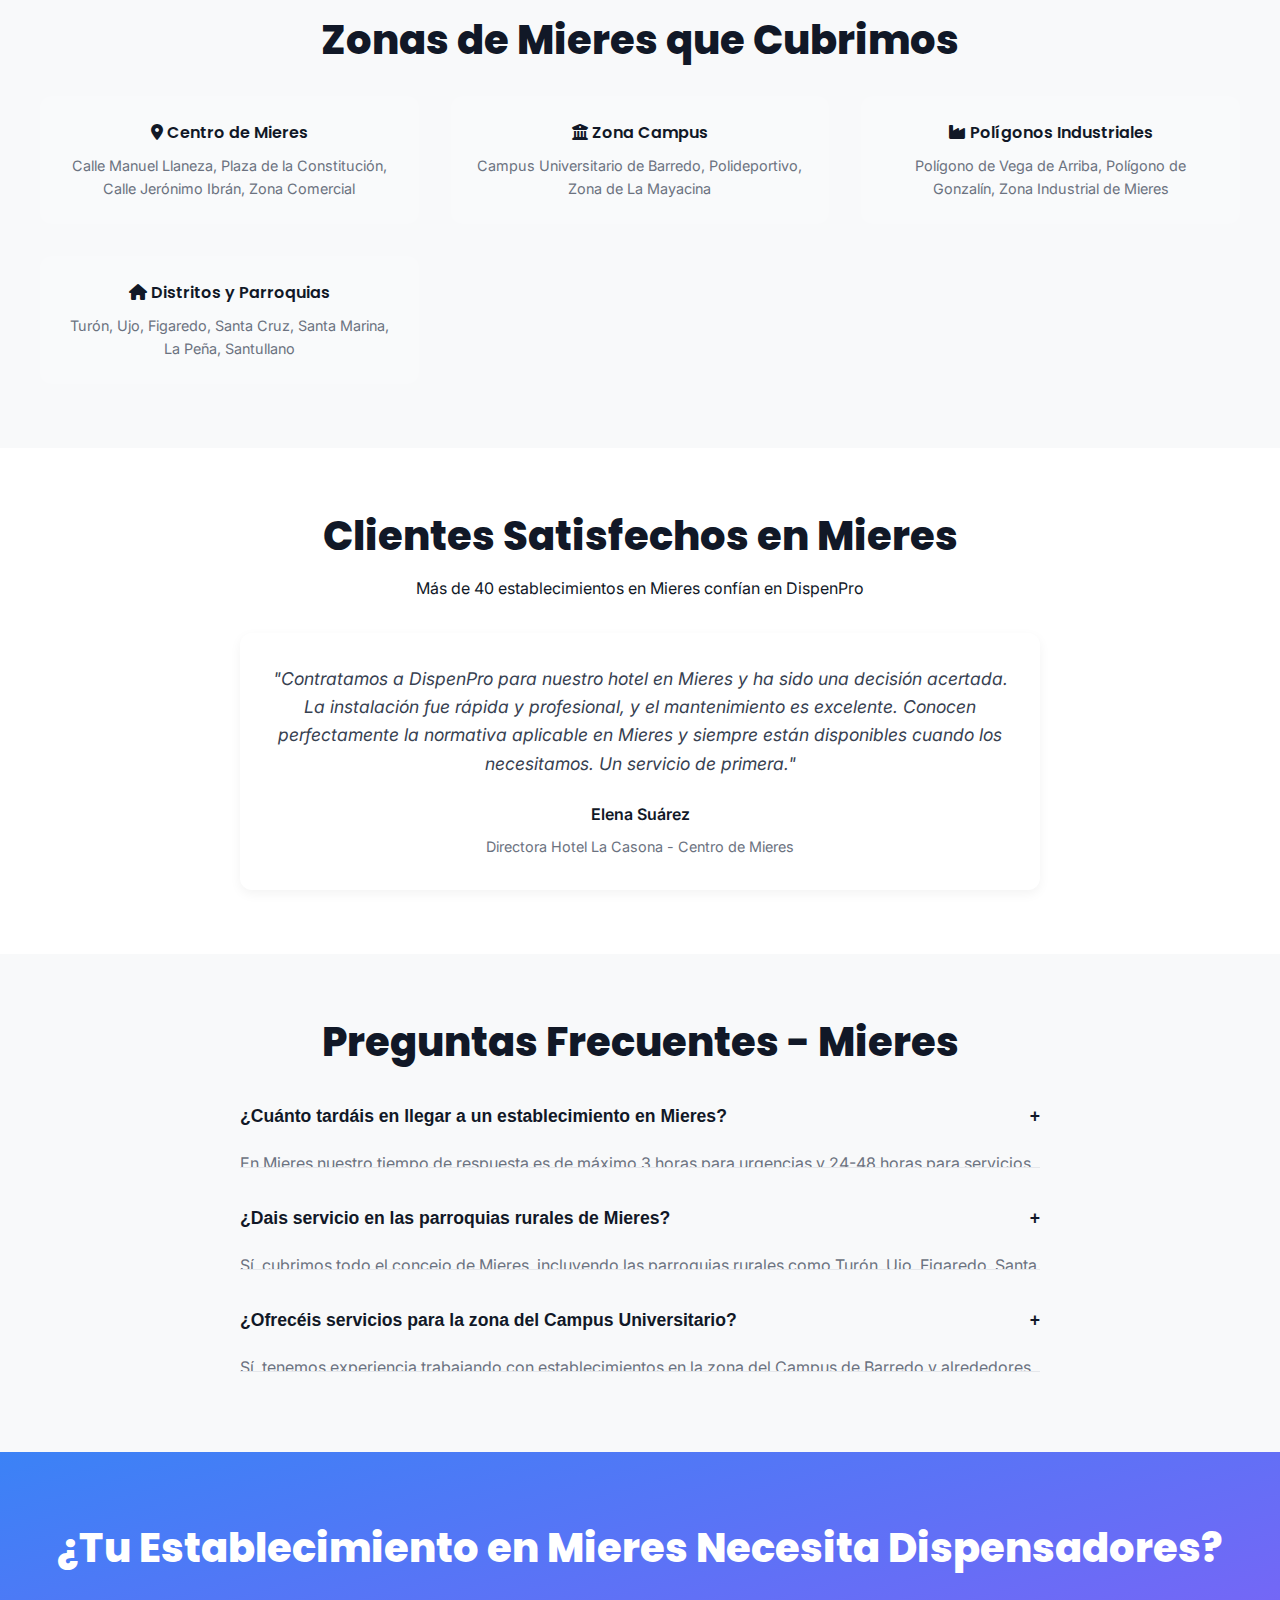
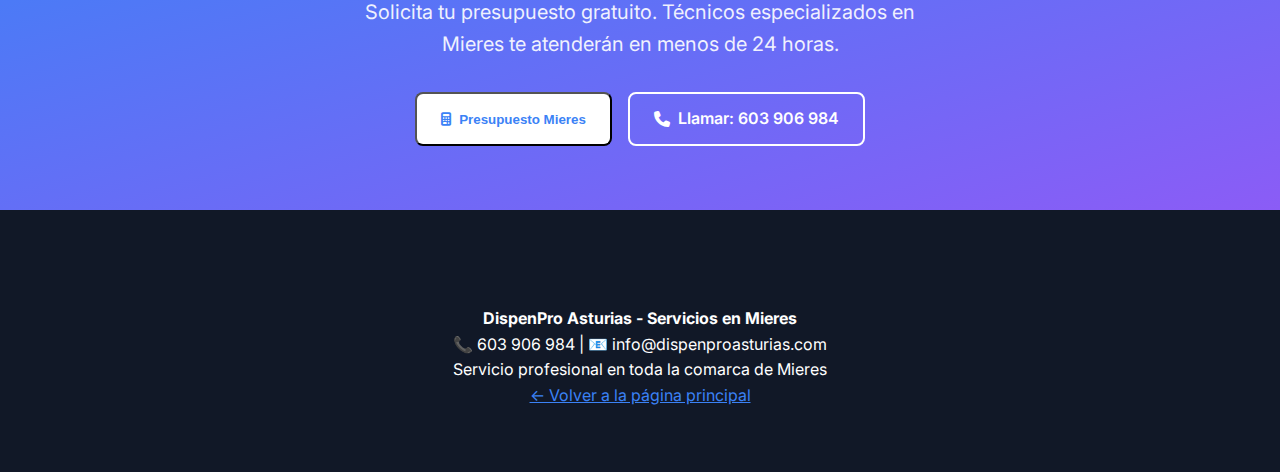
<file: paginas/servicios/mieres.html>
<!DOCTYPE html>
<html lang="es">
<head>
    <meta charset="UTF-8">
    <meta name="viewport" content="width=device-width, initial-scale=1.0">
    <title>Instalación de Dispensadores en Mieres - DispenPro Asturias</title>
    <meta name="description" content="Servicio profesional de instalación y mantenimiento de dispensadores de papel y jabón en Mieres. Cumplimiento normativo APPCC garantizado. Técnicos especializados en la cuenca del Caudal.">
    <meta name="keywords" content="dispensadores Mieres, instalación dispensadores Mieres, dispensadores papel Mieres, dispensadores jabón Mieres, normativa APPCC Mieres">
    <link rel="canonical" href="https://www.dispenproasturias.com/paginas/servicios/mieres.html">

    <!-- Favicon -->
    <link rel="icon" type="image/x-icon" href="../../img/icon.ico">

    <!-- Fonts -->
    <link rel="preconnect" href="https://fonts.googleapis.com">
    <link rel="preconnect" href="https://fonts.gstatic.com" crossorigin>
    <link href="https://fonts.googleapis.com/css2?family=Poppins:wght@500;600;700&family=Inter:wght@400;500&display=swap" rel="stylesheet">
    <link rel="stylesheet" href="https://cdnjs.cloudflare.com/ajax/libs/font-awesome/6.5.0/css/all.min.css">

    <!-- Estilos -->
    <link rel="stylesheet" href="../../css/styles.css">

    <!-- Schema Markup Específico -->
    <script type="application/ld+json">
        {
            "@context": "https://schema.org",
            "@type": "LocalBusiness",
            "name": "DispenPro Asturias - Servicios en Mieres",
            "description": "Instalación profesional de dispensadores de papel y jabón en Mieres y comarca",
            "url": "https://www.dispenproasturias.com/paginas/servicios/mieres.html",
            "telephone": "+34-603-906-984",
            "email": "info@dispenproasturias.com",
            "address": {
                "@type": "PostalAddress",
                "addressLocality": "Mieres",
                "addressRegion": "Asturias",
                "addressCountry": "ES"
            },
            "areaServed": [
                {"@type": "City", "name": "Mieres"},
                {"@type": "City", "name": "Aller"},
                {"@type": "City", "name": "Lena"},
                {"@type": "City", "name": "Riosa"}
            ],
            "serviceType": "Instalación de dispensadores profesionales",
            "openingHours": "Mo-Fr 08:00-18:00"
        }
    </script>

    <!-- Google Analytics 4 -->
    <script async src="https://www.googletagmanager.com/gtag/js?id=GA_MEASUREMENT_ID"></script>
    <script>
        window.dataLayer = window.dataLayer || [];
        function gtag(){dataLayer.push(arguments);}
        gtag('js', new Date());

        gtag('config', 'GA_MEASUREMENT_ID', {
            page_title: document.title,
            page_location: window.location.href,
            content_group1: 'DispenPro Asturias',
            content_group2: 'Servicios Locales'
        });

        // Eventos personalizados
        gtag('event', 'page_view', {
            page_title: document.title,
            page_location: window.location.href
        });
    </script>
</head>
<body>
<!-- Header Principal -->
<header class="header-main" id="header">
    <a href="../../index.html" class="header-logo">DispenPro Asturias</a>

    <nav class="main-nav">
        <a href="../../index.html" class="nav-link">Inicio</a>
        <a href="../../index.html#servicios" class="nav-link">Servicios</a>
        <a href="../Dispenpro-catalogo.html" class="nav-link">Catálogo</a>
        <a href="../../index.html#precios" class="nav-link">Precios</a>
        <button class="nav-button" onclick="openModal()">
            <i class="fas fa-phone"></i> Contactar
        </button>
    </nav>

    <button class="menu-toggle" onclick="toggleMobileMenu()">☰</button>
</header>

<!-- Breadcrumbs -->
<nav class="breadcrumbs" style="padding: 1rem 2rem; background: #f8f9fa;">
    <a href="../../index.html">Inicio</a> >
    <a href="../../index.html#servicios">Servicios</a> >
    <span>Mieres</span>
</nav>

<!-- Hero Local -->
<section class="hero-section" style="background: linear-gradient(135deg, #3b82f6 0%, #1d4ed8 100%);">
    <div style="max-width: 1200px; margin: 0 auto; padding: 4rem 2rem; text-align: center; color: white;">
        <h1 class="hero-title">Instalación de Dispensadores en Mieres</h1>
        <p class="hero-subtitle">Servicio Profesional en la Cuenca del Caudal</p>
        <p class="hero-description">
            Especialistas en instalación y mantenimiento de dispensadores de papel y jabón
            para establecimientos de hostelería en Mieres y comarca. Cumplimiento normativo APPCC garantizado.
        </p>

        <div class="hero-badges" style="margin: 2rem 0;">
            <div class="badge"><i class="fas fa-map-marker-alt"></i> Servicio en Mieres</div>
            <div class="badge"><i class="fas fa-clock"></i> Respuesta 24h</div>
            <div class="badge"><i class="fas fa-certificate"></i> Normativa APPCC</div>
        </div>

        <div class="hero-cta-container">
            <button class="hero-cta" onclick="openModal()">
                <i class="fas fa-calculator"></i> Presupuesto Gratuito
            </button>
            <a href="tel:+34603906984" class="hero-cta hero-cta-secondary">
                <i class="fas fa-phone"></i> Llamar: 603 906 984
            </a>
        </div>
    </div>
</section>

<!-- Servicios Específicos en Mieres -->
<section class="services-section" style="padding: 4rem 2rem;">
    <div style="max-width: 1200px; margin: 0 auto;">
        <h2 class="section-title">Nuestros Servicios en Mieres</h2>
        <p class="section-subtitle">
            Soluciones completas para establecimientos de hostelería en la cuenca del Caudal
        </p>

        <div class="services-grid">
            <div class="service-card">
                <div class="service-header">
                    <div class="service-icon"><i class="fas fa-tools"></i></div>
                    <h3>Instalación en Mieres Centro</h3>
                </div>
                <p>Servicio especializado para bares y restaurantes en el centro urbano de Mieres.
                    Instalación rápida sin interferir con la actividad comercial.</p>
                <ul class="service-features">
                    <li>Centro de Mieres</li>
                    <li>Calle Manuel Llaneza</li>
                    <li>Zona Comercial</li>
                    <li>Instalación fuera de horario comercial</li>
                </ul>
            </div>

            <div class="service-card">
                <div class="service-header">
                    <div class="service-icon"><i class="fas fa-building"></i></div>
                    <h3>Hoteles y Alojamientos Mieres</h3>
                </div>
                <p>Especialistas en hoteles y alojamientos de Mieres. Conocemos las normativas específicas
                    del sector hotelero y turístico de la comarca.</p>
                <ul class="service-features">
                    <li>Hoteles urbanos</li>
                    <li>Pensiones y hostales</li>
                    <li>Casas rurales</li>
                    <li>Certificados oficiales incluidos</li>
                </ul>
            </div>

            <div class="service-card">
                <div class="service-header">
                    <div class="service-icon"><i class="fas fa-wrench"></i></div>
                    <h3>Mantenimiento Mieres</h3>
                </div>
                <p>Servicio técnico en Mieres con respuesta en menos de 3 horas.
                    Mantenimiento preventivo y reparaciones urgentes.</p>
                <ul class="service-features">
                    <li>Respuesta máximo 3h en Mieres</li>
                    <li>Técnico dedicado para la cuenca del Caudal</li>
                    <li>Recambios siempre disponibles</li>
                    <li>Servicio de urgencias 24h</li>
                </ul>
            </div>
        </div>
    </div>
</section>

<!-- Zonas de Mieres que Cubrimos -->
<section style="padding: 4rem 2rem; background: #f8f9fa;">
    <div style="max-width: 1200px; margin: 0 auto;">
        <h2 class="section-title">Zonas de Mieres que Cubrimos</h2>
        <div style="display: grid; grid-template-columns: repeat(auto-fit, minmax(300px, 1fr)); gap: 2rem; margin-top: 2rem;">
            <div class="coverage-item">
                <h4><i class="fas fa-map-marker-alt"></i> Centro de Mieres</h4>
                <p>Calle Manuel Llaneza, Plaza de la Constitución, Calle Jerónimo Ibrán, Zona Comercial</p>
            </div>
            <div class="coverage-item">
                <h4><i class="fas fa-university"></i> Zona Campus</h4>
                <p>Campus Universitario de Barredo, Polideportivo, Zona de La Mayacina</p>
            </div>
            <div class="coverage-item">
                <h4><i class="fas fa-industry"></i> Polígonos Industriales</h4>
                <p>Polígono de Vega de Arriba, Polígono de Gonzalín, Zona Industrial de Mieres</p>
            </div>
            <div class="coverage-item">
                <h4><i class="fas fa-home"></i> Distritos y Parroquias</h4>
                <p>Turón, Ujo, Figaredo, Santa Cruz, Santa Marina, La Peña, Santullano</p>
            </div>
        </div>
    </div>
</section>

<!-- Clientes en Mieres -->
<section style="padding: 4rem 2rem;">
    <div style="max-width: 1200px; margin: 0 auto; text-align: center;">
        <h2 class="section-title">Clientes Satisfechos en Mieres</h2>
        <p style="margin-bottom: 2rem;">Más de 40 establecimientos en Mieres confían en DispenPro</p>

        <div class="testimonial-card active" style="max-width: 800px; margin: 0 auto;">
            <p class="testimonial-content">
                "Contratamos a DispenPro para nuestro hotel en Mieres y ha sido una decisión acertada.
                La instalación fue rápida y profesional, y el mantenimiento es excelente.
                Conocen perfectamente la normativa aplicable en Mieres y siempre están disponibles
                cuando los necesitamos. Un servicio de primera."
            </p>
            <div class="testimonial-author">Elena Suárez</div>
            <div class="testimonial-position">Directora Hotel La Casona - Centro de Mieres</div>
        </div>
    </div>
</section>

<!-- FAQ Específico Mieres -->
<section style="padding: 4rem 2rem; background: #f8f9fa;">
    <div style="max-width: 800px; margin: 0 auto;">
        <h2 class="section-title">Preguntas Frecuentes - Mieres</h2>

        <div class="faq-container">
            <div class="faq-item">
                <button class="faq-question" onclick="toggleFAQ(this)">
                    ¿Cuánto tardáis en llegar a un establecimiento en Mieres?
                    <span>+</span>
                </button>
                <div class="faq-answer">
                    En Mieres nuestro tiempo de respuesta es de máximo 3 horas para urgencias y
                    24-48 horas para servicios programados. Contamos con técnicos que cubren específicamente
                    la cuenca del Caudal, lo que nos permite dar un servicio eficiente.
                </div>
            </div>

            <div class="faq-item">
                <button class="faq-question" onclick="toggleFAQ(this)">
                    ¿Dais servicio en las parroquias rurales de Mieres?
                    <span>+</span>
                </button>
                <div class="faq-answer">
                    Sí, cubrimos todo el concejo de Mieres, incluyendo las parroquias rurales como Turón,
                    Ujo, Figaredo, Santa Cruz y otras zonas. Nuestros técnicos conocen perfectamente
                    toda la geografía del concejo y sus particularidades.
                </div>
            </div>

            <div class="faq-item">
                <button class="faq-question" onclick="toggleFAQ(this)">
                    ¿Ofrecéis servicios para la zona del Campus Universitario?
                    <span>+</span>
                </button>
                <div class="faq-answer">
                    Sí, tenemos experiencia trabajando con establecimientos en la zona del Campus de Barredo
                    y alrededores. Conocemos las necesidades específicas de los locales de hostelería
                    que atienden a la comunidad universitaria y ofrecemos soluciones adaptadas.
                </div>
            </div>
        </div>
    </div>
</section>

<!-- CTA Local -->
<section class="cta-section">
    <h2 class="cta-title">¿Tu Establecimiento en Mieres Necesita Dispensadores?</h2>
    <p class="cta-description">
        Solicita tu presupuesto gratuito. Técnicos especializados en Mieres te atenderán en menos de 24 horas.
    </p>
    <div style="display: flex; justify-content: center; gap: 1rem; flex-wrap: wrap;">
        <button class="hero-cta" onclick="openModal()">
            <i class="fas fa-calculator"></i> Presupuesto Mieres
        </button>
        <a href="tel:+34603906984" class="hero-cta hero-cta-secondary">
            <i class="fas fa-phone"></i> Llamar: 603 906 984
        </a>
    </div>
</section>

<!-- Footer Simplificado -->
<footer class="footer">
    <div style="text-align: center; padding: 2rem;">
        <p><strong>DispenPro Asturias - Servicios en Mieres</strong></p>
        <p>📞 603 906 984 | 📧 info@dispenproasturias.com</p>
        <p>Servicio profesional en toda la comarca de Mieres</p>
        <a href="../../index.html" style="color: #3b82f6;">← Volver a la página principal</a>
    </div>
</footer>

<!-- Modal de Contacto -->
<div class="modal-overlay" id="modalOverlay"></div>
<div class="modal" id="contactModal">
    <button class="modal-close" onclick="closeModal()">×</button>
    <h3 style="margin-bottom: 1.5rem; color: #111827; font-family: 'Poppins', sans-serif;">
        <i class="fas fa-calculator"></i>
        Presupuesto Gratuito - Mieres
    </h3>
    <form id="contactForm" netlify name="contacto-mieres" action="../../gracias.html">
        <input type="hidden" name="form-name" value="contacto-mieres">
        <input type="hidden" name="ciudad" value="Mieres">
        <!-- Resto del formulario igual que en index.html pero con ciudad pre-seleccionada -->
        <div class="form-group">
            <label for="nombre"><i class="fas fa-user"></i> Nombre Completo *</label>
            <input type="text" id="nombre" name="nombre" required placeholder="Tu nombre y apellidos">
        </div>

        <div class="form-group">
            <label for="telefono"><i class="fas fa-phone"></i> Teléfono *</label>
            <input type="tel" id="telefono" name="telefono" required placeholder="603 906 984">
        </div>

        <div class="form-group">
            <label for="email"><i class="fas fa-envelope"></i> Email</label>
            <input type="email" id="email" name="email" placeholder="tu@email.com">
        </div>

        <div class="form-group">
            <label for="establecimiento"><i class="fas fa-store"></i> Establecimiento en Mieres *</label>
            <input type="text" id="establecimiento" name="establecimiento" required placeholder="Restaurante, Bar, Hotel en Mieres...">
        </div>

        <div class="form-group">
            <label for="zona_mieres"><i class="fas fa-map-marker-alt"></i> Zona de Mieres *</label>
            <select id="zona_mieres" name="zona_mieres" required>
                <option value="">Selecciona la zona</option>
                <option value="Centro de Mieres">Centro de Mieres</option>
                <option value="Zona Campus">Zona Campus/Barredo</option>
                <option value="Turón">Turón</option>
                <option value="Ujo">Ujo</option>
                <option value="Figaredo">Figaredo</option>
                <option value="Polígonos Industriales">Polígonos Industriales</option>
                <option value="Otras parroquias">Otras parroquias</option>
            </select>
        </div>

        <div class="form-group">
            <label for="servicio_solicitado"><i class="fas fa-tools"></i> Servicio Solicitado *</label>
            <select id="servicio_solicitado" name="servicio_solicitado" required>
                <option value="">Selecciona el servicio</option>
                <option value="Instalación nueva">Instalación nueva</option>
                <option value="Mantenimiento">Mantenimiento</option>
                <option value="Reparación urgente">Reparación urgente</option>
                <option value="Presupuesto completo">Presupuesto completo</option>
            </select>
        </div>

        <button type="submit" class="nav-button" style="width: 100%; padding: 1rem; font-size: 1.1rem;">
            <i class="fas fa-paper-plane"></i>
            Solicitar Presupuesto en Mieres
        </button>
    </form>
</div>

<script src="../../js/script.js"></script>
<script src="../../js/lazy-loading.js"></script>
</body>
</html>
</file>
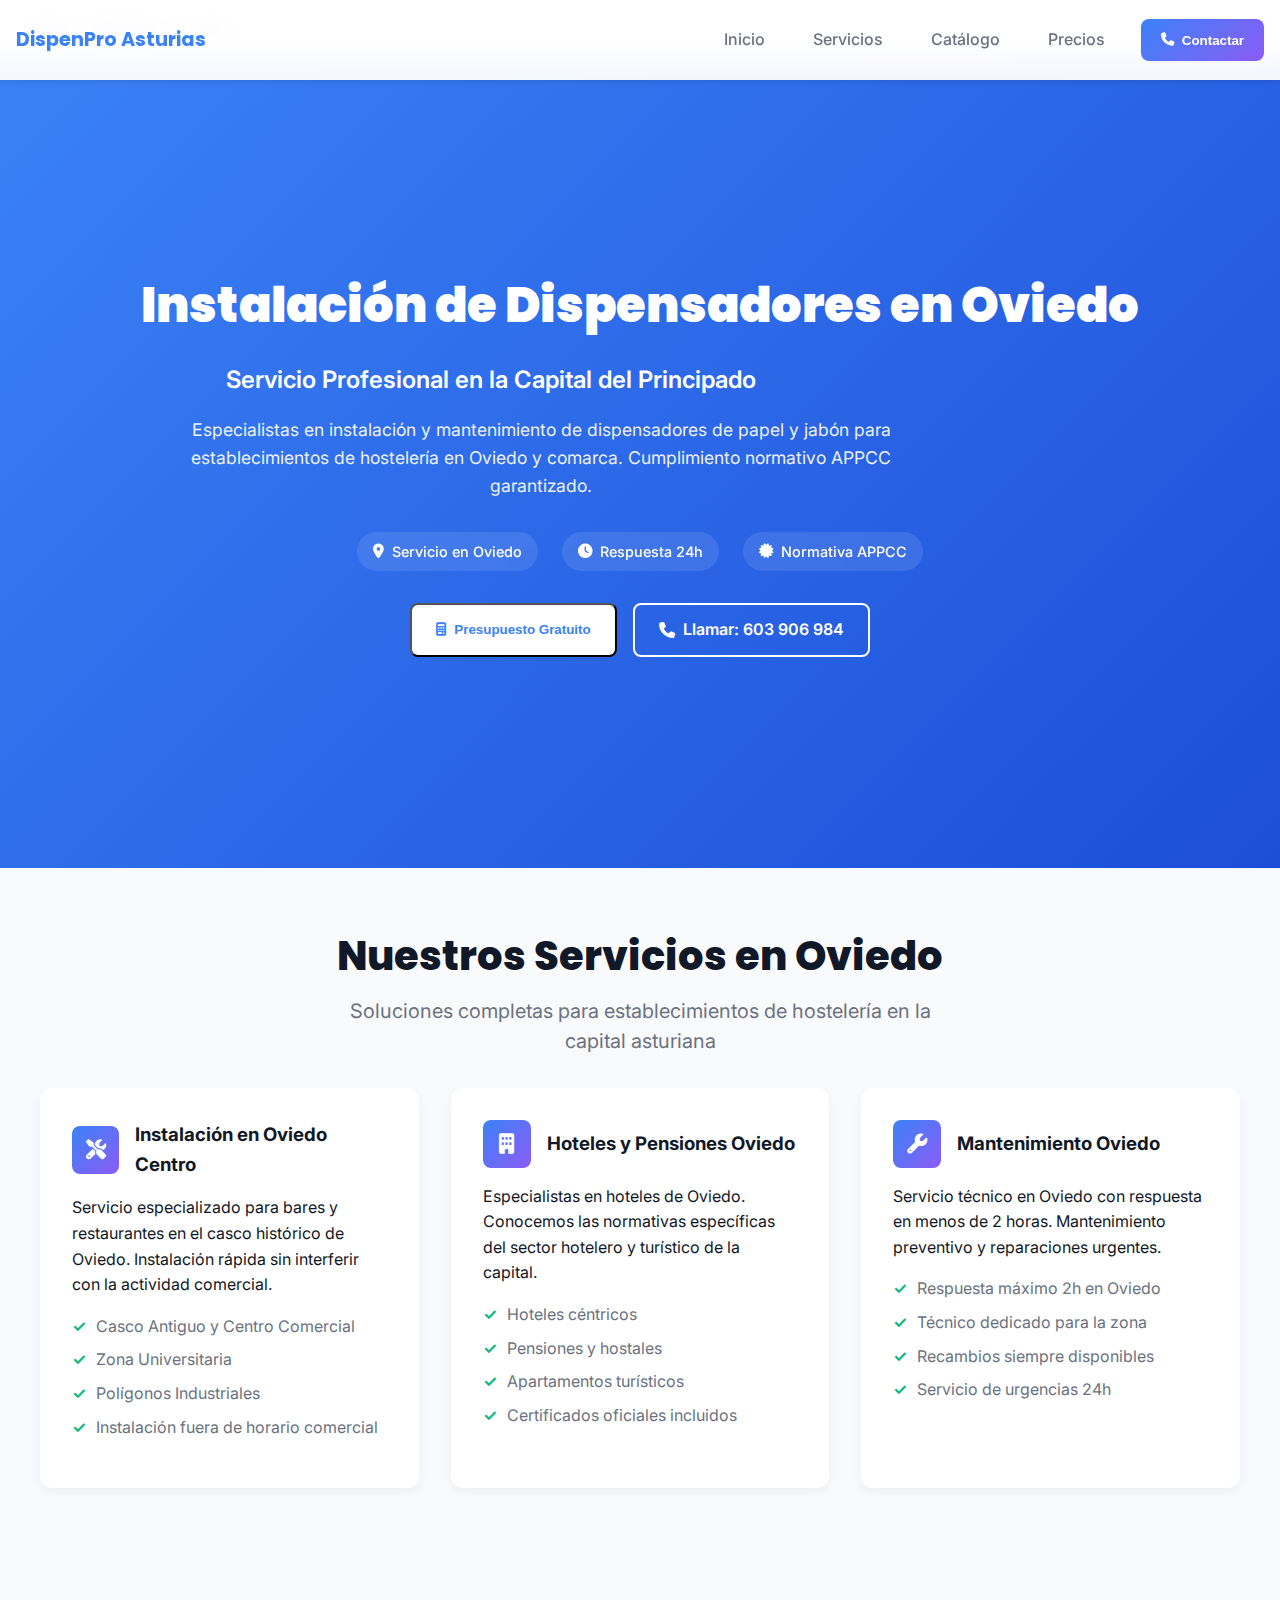
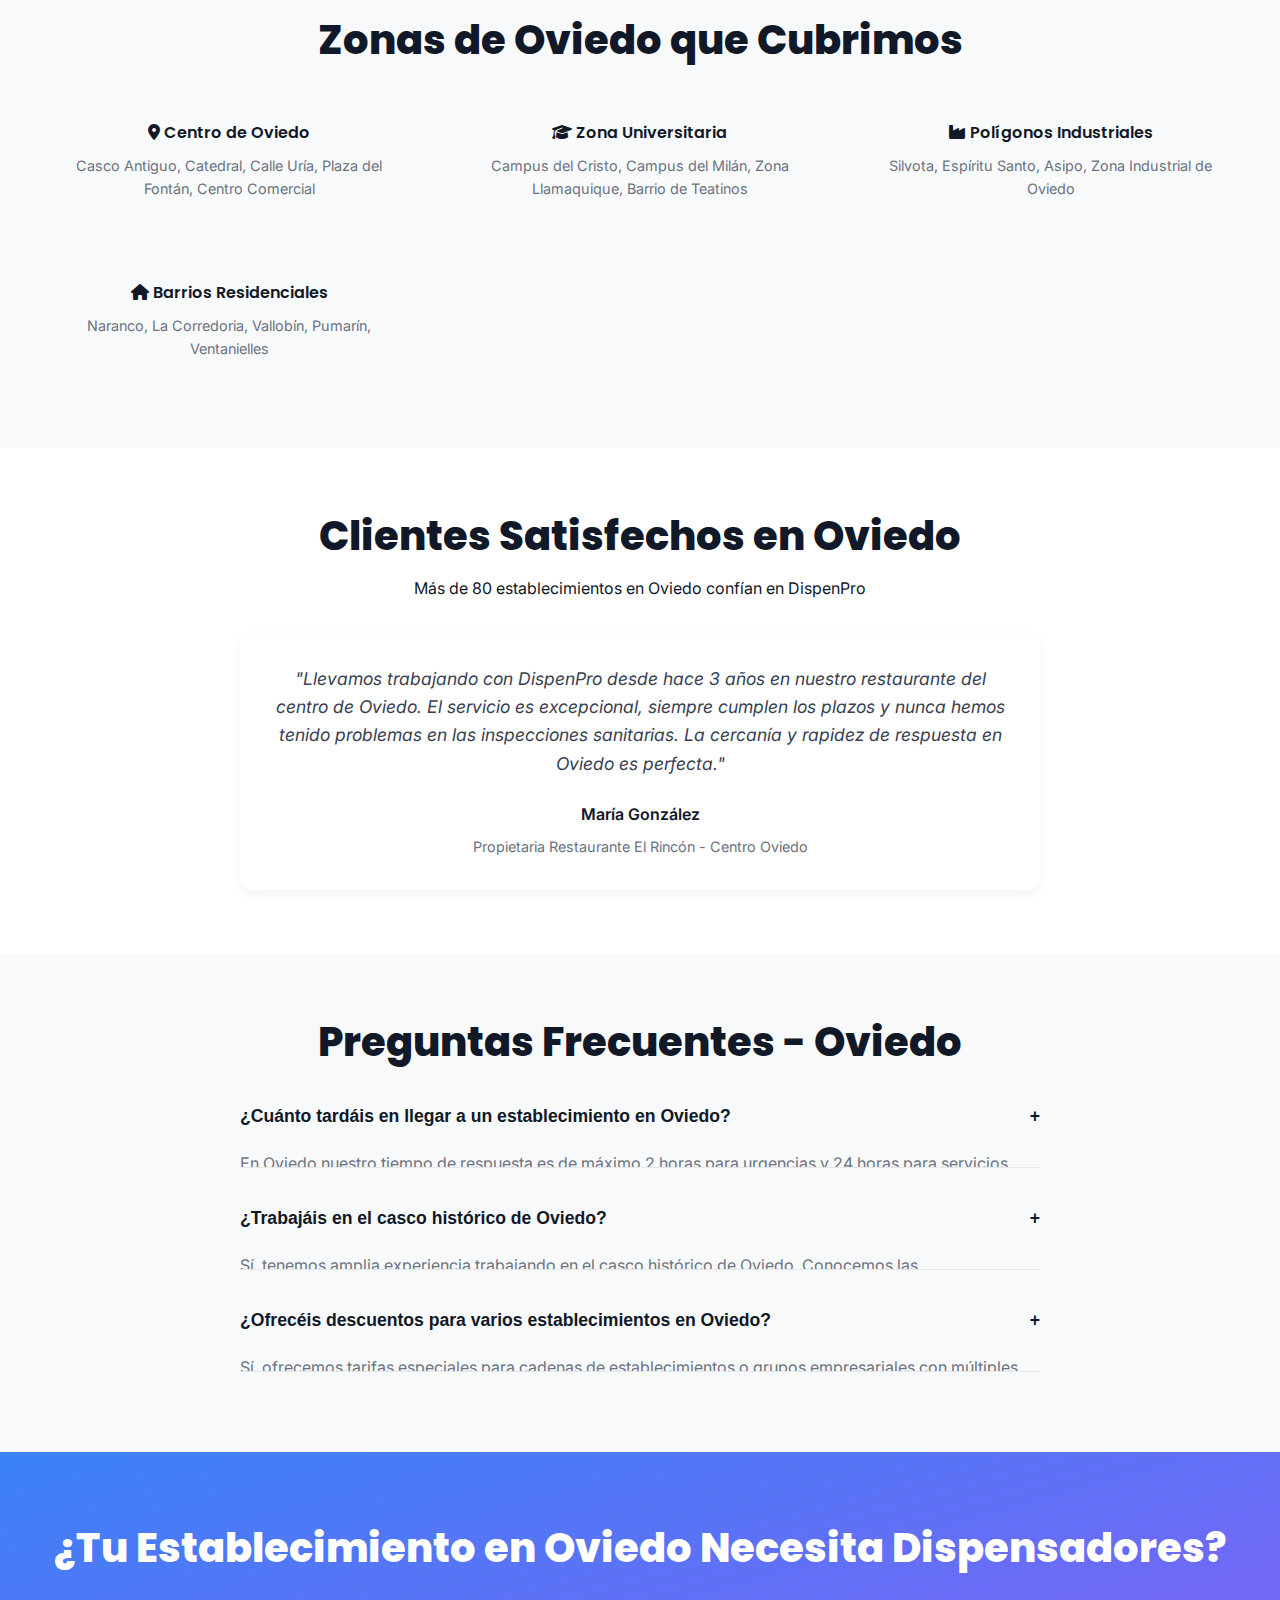
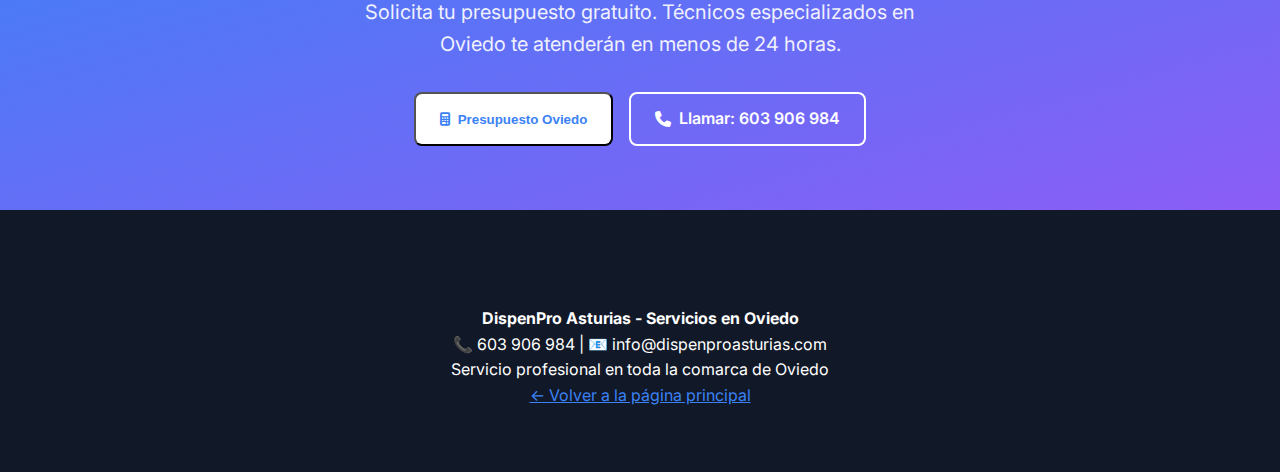
<file: paginas/servicios/oviedo.html>
<!DOCTYPE html>
<html lang="es">
<head>
    <meta charset="UTF-8">
    <meta name="viewport" content="width=device-width, initial-scale=1.0">
    <title>Instalación de Dispensadores en Oviedo - DispenPro Asturias</title>
    <meta name="description" content="Servicio profesional de instalación y mantenimiento de dispensadores de papel y jabón en Oviedo. Cumplimiento normativo APPCC garantizado. Técnicos especializados.">
    <meta name="keywords" content="dispensadores Oviedo, instalación dispensadores Oviedo, dispensadores papel Oviedo, dispensadores jabón Oviedo, normativa APPCC Oviedo">
    <link rel="canonical" href="https://www.dispenproasturias.com/paginas/servicios/oviedo.html">

    <!-- Favicon -->
    <link rel="icon" type="image/x-icon" href="../../img/icon.ico">

    <!-- Fonts -->
    <link rel="preconnect" href="https://fonts.googleapis.com">
    <link rel="preconnect" href="https://fonts.gstatic.com" crossorigin>
    <link href="https://fonts.googleapis.com/css2?family=Poppins:wght@500;600;700&family=Inter:wght@400;500&display=swap" rel="stylesheet">
    <link rel="stylesheet" href="https://cdnjs.cloudflare.com/ajax/libs/font-awesome/6.5.0/css/all.min.css">

    <!-- Estilos -->
    <link rel="stylesheet" href="../../css/styles.css">

    <!-- Schema Markup Específico -->
    <script type="application/ld+json">
        {
            "@context": "https://schema.org",
            "@type": "LocalBusiness",
            "name": "DispenPro Asturias - Servicios en Oviedo",
            "description": "Instalación profesional de dispensadores de papel y jabón en Oviedo y comarca",
            "url": "https://www.dispenproasturias.com/paginas/servicios/oviedo.html",
            "telephone": "+34-603-906-984",
            "email": "info@dispenproasturias.com",
            "address": {
                "@type": "PostalAddress",
                "addressLocality": "Oviedo",
                "addressRegion": "Asturias",
                "addressCountry": "ES"
            },
            "areaServed": [
                {"@type": "City", "name": "Oviedo"},
                {"@type": "City", "name": "Siero"},
                {"@type": "City", "name": "Noreña"},
                {"@type": "City", "name": "Las Regueras"}
            ],
            "serviceType": "Instalación de dispensadores profesionales",
            "openingHours": "Mo-Fr 08:00-18:00"
        }
    </script>

    <!-- Google Analytics 4 -->
    <script async src="https://www.googletagmanager.com/gtag/js?id=GA_MEASUREMENT_ID"></script>
    <script>
        window.dataLayer = window.dataLayer || [];
        function gtag(){dataLayer.push(arguments);}
        gtag('js', new Date());

        gtag('config', 'GA_MEASUREMENT_ID', {
            page_title: document.title,
            page_location: window.location.href,
            content_group1: 'DispenPro Asturias',
            content_group2: 'Servicios Locales'
        });

        // Eventos personalizados
        gtag('event', 'page_view', {
            page_title: document.title,
            page_location: window.location.href
        });
    </script>

    <!-- Google Tag Manager (opcional) -->
    <script>(function(w,d,s,l,i){w[l]=w[l]||[];w[l].push({'gtm.start':
new Date().getTime(),event:'gtm.js'});var f=d.getElementsByTagName(s)[0],
j=d.createElement(s),dl=l!='dataLayer'?'&l='+l:'';j.async=true;j.src=
'https://www.googletagmanager.com/gtm.js?id='+i+dl;f.parentNode.insertBefore(j,f);
})(window,document,'script','dataLayer','GTM-XXXXXXX');</script>
</head>
<body>
<!-- Header Principal -->
<header class="header-main" id="header">
    <a href="../../index.html" class="header-logo">DispenPro Asturias</a>

    <nav class="main-nav">
        <a href="../../index.html" class="nav-link">Inicio</a>
        <a href="../../index.html#servicios" class="nav-link">Servicios</a>
        <a href="../Dispenpro-catalogo.html" class="nav-link">Catálogo</a>
        <a href="../../index.html#precios" class="nav-link">Precios</a>
        <button class="nav-button" onclick="openModal()">
            <i class="fas fa-phone"></i> Contactar
        </button>
    </nav>

    <button class="menu-toggle" onclick="toggleMobileMenu()">☰</button>
</header>

<!-- Breadcrumbs -->
<nav class="breadcrumbs" style="padding: 1rem 2rem; background: #f8f9fa;">
    <a href="../../index.html">Inicio</a> >
    <a href="../../index.html#servicios">Servicios</a> >
    <span>Oviedo</span>
</nav>

<!-- Hero Local -->
<section class="hero-section" style="background: linear-gradient(135deg, #3b82f6 0%, #1d4ed8 100%);">
    <div style="max-width: 1200px; margin: 0 auto; padding: 4rem 2rem; text-align: center; color: white;">
        <h1 class="hero-title">Instalación de Dispensadores en Oviedo</h1>
        <p class="hero-subtitle">Servicio Profesional en la Capital del Principado</p>
        <p class="hero-description">
            Especialistas en instalación y mantenimiento de dispensadores de papel y jabón
            para establecimientos de hostelería en Oviedo y comarca. Cumplimiento normativo APPCC garantizado.
        </p>

        <div class="hero-badges" style="margin: 2rem 0;">
            <div class="badge"><i class="fas fa-map-marker-alt"></i> Servicio en Oviedo</div>
            <div class="badge"><i class="fas fa-clock"></i> Respuesta 24h</div>
            <div class="badge"><i class="fas fa-certificate"></i> Normativa APPCC</div>
        </div>

        <div class="hero-cta-container">
            <button class="hero-cta" onclick="openModal()">
                <i class="fas fa-calculator"></i> Presupuesto Gratuito
            </button>
            <a href="tel:+34603906984" class="hero-cta hero-cta-secondary">
                <i class="fas fa-phone"></i> Llamar: 603 906 984
            </a>
        </div>
    </div>
</section>

<!-- Servicios Específicos en Oviedo -->
<section class="services-section" style="padding: 4rem 2rem;">
    <div style="max-width: 1200px; margin: 0 auto;">
        <h2 class="section-title">Nuestros Servicios en Oviedo</h2>
        <p class="section-subtitle">
            Soluciones completas para establecimientos de hostelería en la capital asturiana
        </p>

        <div class="services-grid">
            <div class="service-card">
                <div class="service-header">
                    <div class="service-icon"><i class="fas fa-tools"></i></div>
                    <h3>Instalación en Oviedo Centro</h3>
                </div>
                <p>Servicio especializado para bares y restaurantes en el casco histórico de Oviedo.
                    Instalación rápida sin interferir con la actividad comercial.</p>
                <ul class="service-features">
                    <li>Casco Antiguo y Centro Comercial</li>
                    <li>Zona Universitaria</li>
                    <li>Polígonos Industriales</li>
                    <li>Instalación fuera de horario comercial</li>
                </ul>
            </div>

            <div class="service-card">
                <div class="service-header">
                    <div class="service-icon"><i class="fas fa-building"></i></div>
                    <h3>Hoteles y Pensiones Oviedo</h3>
                </div>
                <p>Especialistas en hoteles de Oviedo. Conocemos las normativas específicas
                    del sector hotelero y turístico de la capital.</p>
                <ul class="service-features">
                    <li>Hoteles céntricos</li>
                    <li>Pensiones y hostales</li>
                    <li>Apartamentos turísticos</li>
                    <li>Certificados oficiales incluidos</li>
                </ul>
            </div>

            <div class="service-card">
                <div class="service-header">
                    <div class="service-icon"><i class="fas fa-wrench"></i></div>
                    <h3>Mantenimiento Oviedo</h3>
                </div>
                <p>Servicio técnico en Oviedo con respuesta en menos de 2 horas.
                    Mantenimiento preventivo y reparaciones urgentes.</p>
                <ul class="service-features">
                    <li>Respuesta máximo 2h en Oviedo</li>
                    <li>Técnico dedicado para la zona</li>
                    <li>Recambios siempre disponibles</li>
                    <li>Servicio de urgencias 24h</li>
                </ul>
            </div>
        </div>
    </div>
</section>

<!-- Zonas de Oviedo que Cubrimos -->
<section style="padding: 4rem 2rem; background: #f8f9fa;">
    <div style="max-width: 1200px; margin: 0 auto;">
        <h2 class="section-title">Zonas de Oviedo que Cubrimos</h2>
        <div style="display: grid; grid-template-columns: repeat(auto-fit, minmax(300px, 1fr)); gap: 2rem; margin-top: 2rem;">
            <div class="coverage-item">
                <h4><i class="fas fa-map-marker-alt"></i> Centro de Oviedo</h4>
                <p>Casco Antiguo, Catedral, Calle Uría, Plaza del Fontán, Centro Comercial</p>
            </div>
            <div class="coverage-item">
                <h4><i class="fas fa-graduation-cap"></i> Zona Universitaria</h4>
                <p>Campus del Cristo, Campus del Milán, Zona Llamaquique, Barrio de Teatinos</p>
            </div>
            <div class="coverage-item">
                <h4><i class="fas fa-industry"></i> Polígonos Industriales</h4>
                <p>Silvota, Espíritu Santo, Asipo, Zona Industrial de Oviedo</p>
            </div>
            <div class="coverage-item">
                <h4><i class="fas fa-home"></i> Barrios Residenciales</h4>
                <p>Naranco, La Corredoria, Vallobín, Pumarín, Ventanielles</p>
            </div>
        </div>
    </div>
</section>

<!-- Clientes en Oviedo -->
<section style="padding: 4rem 2rem;">
    <div style="max-width: 1200px; margin: 0 auto; text-align: center;">
        <h2 class="section-title">Clientes Satisfechos en Oviedo</h2>
        <p style="margin-bottom: 2rem;">Más de 80 establecimientos en Oviedo confían en DispenPro</p>

        <div class="testimonial-card active" style="max-width: 800px; margin: 0 auto;">
            <p class="testimonial-content">
                "Llevamos trabajando con DispenPro desde hace 3 años en nuestro restaurante del centro de Oviedo.
                El servicio es excepcional, siempre cumplen los plazos y nunca hemos tenido problemas en las
                inspecciones sanitarias. La cercanía y rapidez de respuesta en Oviedo es perfecta."
            </p>
            <div class="testimonial-author">María González</div>
            <div class="testimonial-position">Propietaria Restaurante El Rincón - Centro Oviedo</div>
        </div>
    </div>
</section>

<!-- FAQ Específico Oviedo -->
<section style="padding: 4rem 2rem; background: #f8f9fa;">
    <div style="max-width: 800px; margin: 0 auto;">
        <h2 class="section-title">Preguntas Frecuentes - Oviedo</h2>

        <div class="faq-container">
            <div class="faq-item">
                <button class="faq-question" onclick="toggleFAQ(this)">
                    ¿Cuánto tardáis en llegar a un establecimiento en Oviedo?
                    <span>+</span>
                </button>
                <div class="faq-answer">
                    En Oviedo nuestro tiempo de respuesta es de máximo 2 horas para urgencias y
                    24 horas para servicios programados. Tenemos técnicos dedicados específicamente
                    para la capital, lo que nos permite ofrecer el mejor servicio.
                </div>
            </div>

            <div class="faq-item">
                <button class="faq-question" onclick="toggleFAQ(this)">
                    ¿Trabajáis en el casco histórico de Oviedo?
                    <span>+</span>
                </button>
                <div class="faq-answer">
                    Sí, tenemos amplia experiencia trabajando en el casco histórico de Oviedo.
                    Conocemos las particularidades de acceso y los horarios más convenientes para
                    no interferir con la actividad turística y comercial de la zona.
                </div>
            </div>

            <div class="faq-item">
                <button class="faq-question" onclick="toggleFAQ(this)">
                    ¿Ofrecéis descuentos para varios establecimientos en Oviedo?
                    <span>+</span>
                </button>
                <div class="faq-answer">
                    Sí, ofrecemos tarifas especiales para cadenas de establecimientos o grupos
                    empresariales con múltiples locales en Oviedo. Contacta con nosotros para
                    conocer nuestras ofertas específicas para empresas.
                </div>
            </div>
        </div>
    </div>
</section>

<!-- CTA Local -->
<section class="cta-section">
    <h2 class="cta-title">¿Tu Establecimiento en Oviedo Necesita Dispensadores?</h2>
    <p class="cta-description">
        Solicita tu presupuesto gratuito. Técnicos especializados en Oviedo te atenderán en menos de 24 horas.
    </p>
    <div style="display: flex; justify-content: center; gap: 1rem; flex-wrap: wrap;">
        <button class="hero-cta" onclick="openModal()">
            <i class="fas fa-calculator"></i> Presupuesto Oviedo
        </button>
        <a href="tel:+34603906984" class="hero-cta hero-cta-secondary">
            <i class="fas fa-phone"></i> Llamar: 603 906 984
        </a>
    </div>
</section>

<!-- Footer Simplificado -->
<footer class="footer">
    <div style="text-align: center; padding: 2rem;">
        <p><strong>DispenPro Asturias - Servicios en Oviedo</strong></p>
        <p>📞 603 906 984 | 📧 info@dispenproasturias.com</p>
        <p>Servicio profesional en toda la comarca de Oviedo</p>
        <a href="../../index.html" style="color: #3b82f6;">← Volver a la página principal</a>
    </div>
</footer>

<!-- Modal de Contacto -->
<div class="modal-overlay" id="modalOverlay"></div>
<div class="modal" id="contactModal">
    <button class="modal-close" onclick="closeModal()">×</button>
    <h3 style="margin-bottom: 1.5rem; color: #111827; font-family: 'Poppins', sans-serif;">
        <i class="fas fa-calculator"></i>
        Presupuesto Gratuito - Oviedo
    </h3>
    <form id="contactForm" netlify name="contacto-oviedo" action="../../gracias.html">
        <input type="hidden" name="form-name" value="contacto-oviedo">
        <input type="hidden" name="ciudad" value="Oviedo">
        <!-- Resto del formulario igual que en index.html pero con ciudad pre-seleccionada -->
        <div class="form-group">
            <label for="nombre"><i class="fas fa-user"></i> Nombre Completo *</label>
            <input type="text" id="nombre" name="nombre" required placeholder="Tu nombre y apellidos">
        </div>

        <div class="form-group">
            <label for="telefono"><i class="fas fa-phone"></i> Teléfono *</label>
            <input type="tel" id="telefono" name="telefono" required placeholder="603 906 984">
        </div>

        <div class="form-group">
            <label for="email"><i class="fas fa-envelope"></i> Email</label>
            <input type="email" id="email" name="email" placeholder="tu@email.com">
        </div>

        <div class="form-group">
            <label for="establecimiento"><i class="fas fa-store"></i> Establecimiento en Oviedo *</label>
            <input type="text" id="establecimiento" name="establecimiento" required placeholder="Restaurante, Bar, Hotel en Oviedo...">
        </div>

        <div class="form-group">
            <label for="zona_oviedo"><i class="fas fa-map-marker-alt"></i> Zona de Oviedo *</label>
            <select id="zona_oviedo" name="zona_oviedo" required>
                <option value="">Selecciona la zona</option>
                <option value="Centro/Casco Antiguo">Centro/Casco Antiguo</option>
                <option value="Zona Universitaria">Zona Universitaria</option>
                <option value="Naranco">Naranco</option>
                <option value="La Corredoria">La Corredoria</option>
                <option value="Polígonos Industriales">Polígonos Industriales</option>
                <option value="Otros barrios">Otros barrios</option>
            </select>
        </div>

        <div class="form-group">
            <label for="servicio_solicitado"><i class="fas fa-tools"></i> Servicio Solicitado *</label>
            <select id="servicio_solicitado" name="servicio_solicitado" required>
                <option value="">Selecciona el servicio</option>
                <option value="Instalación nueva">Instalación nueva</option>
                <option value="Mantenimiento">Mantenimiento</option>
                <option value="Reparación urgente">Reparación urgente</option>
                <option value="Presupuesto completo">Presupuesto completo</option>
            </select>
        </div>

        <button type="submit" class="nav-button" style="width: 100%; padding: 1rem; font-size: 1.1rem;">
            <i class="fas fa-paper-plane"></i>
            Solicitar Presupuesto en Oviedo
        </button>
    </form>
</div>

<script src="../../js/script.js"></script>
<script src="../../js/lazy-loading.js"></script>
</body>
</html>
</file>
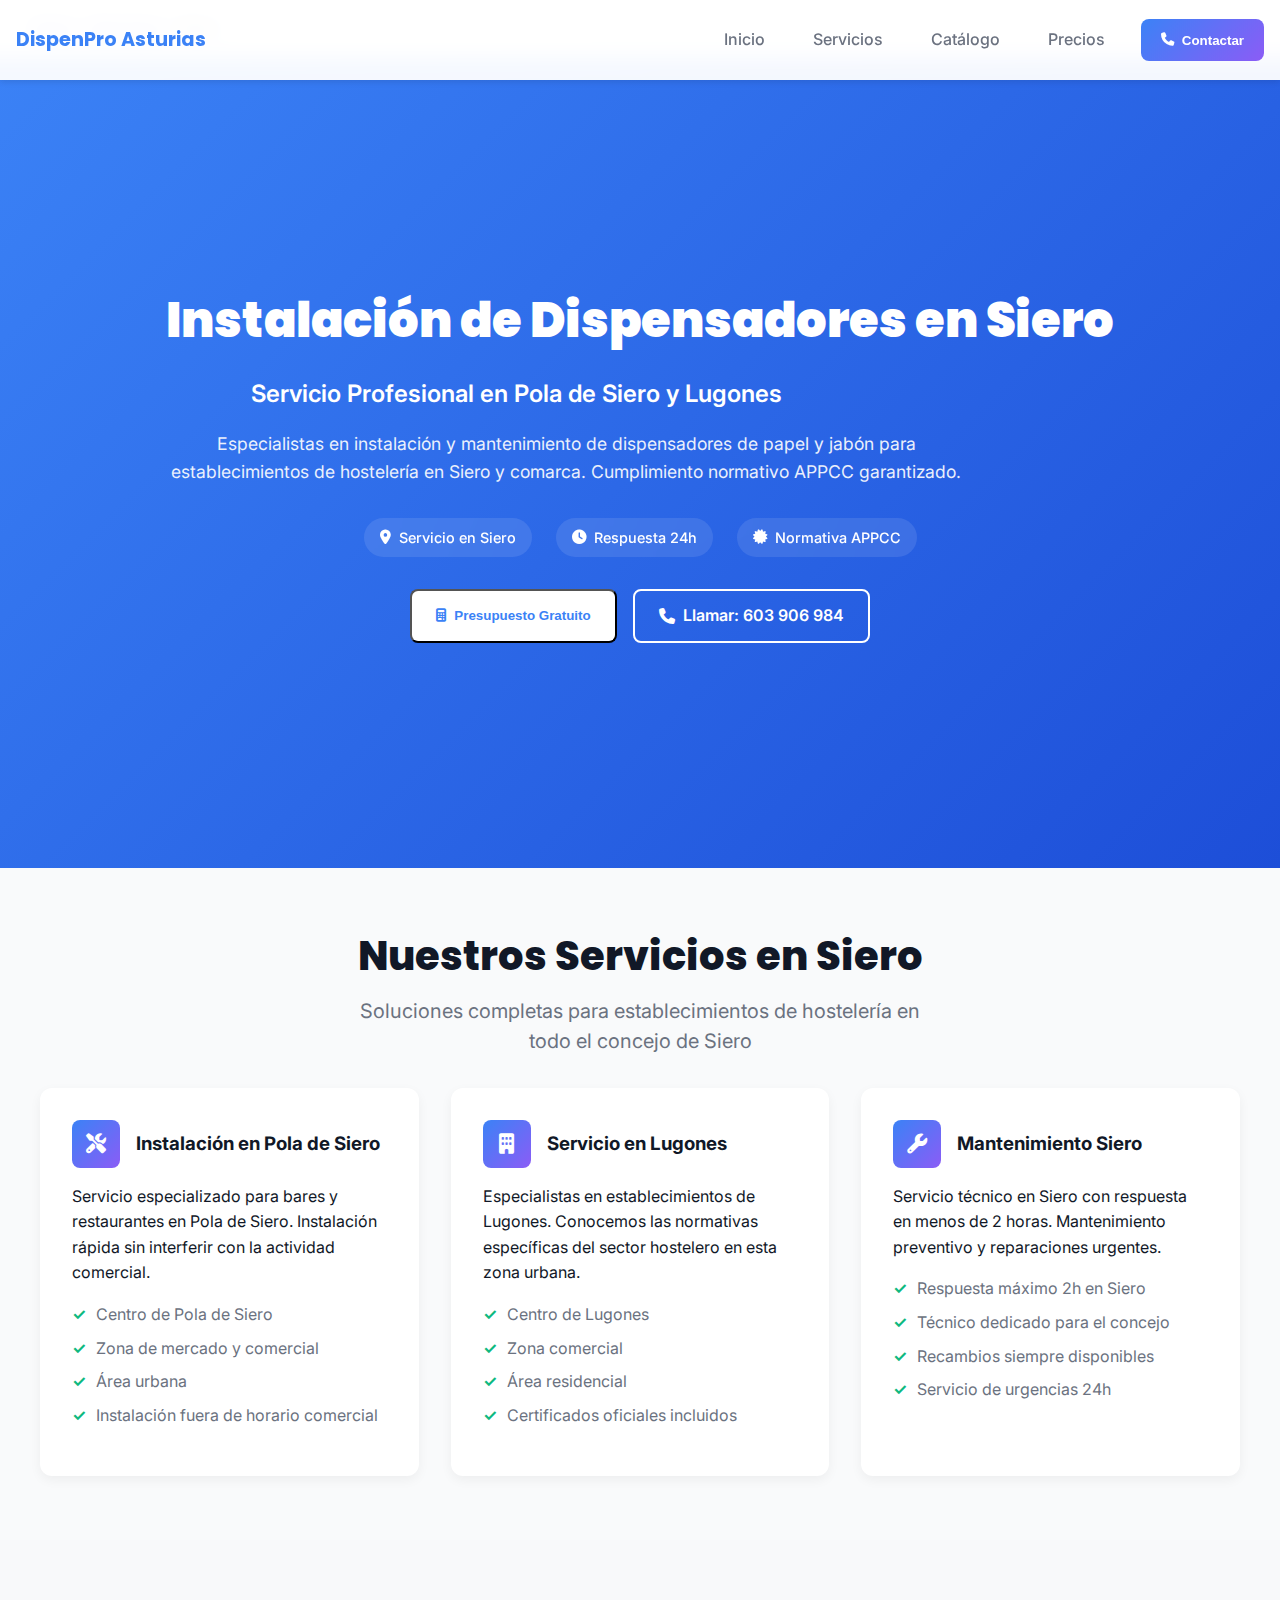
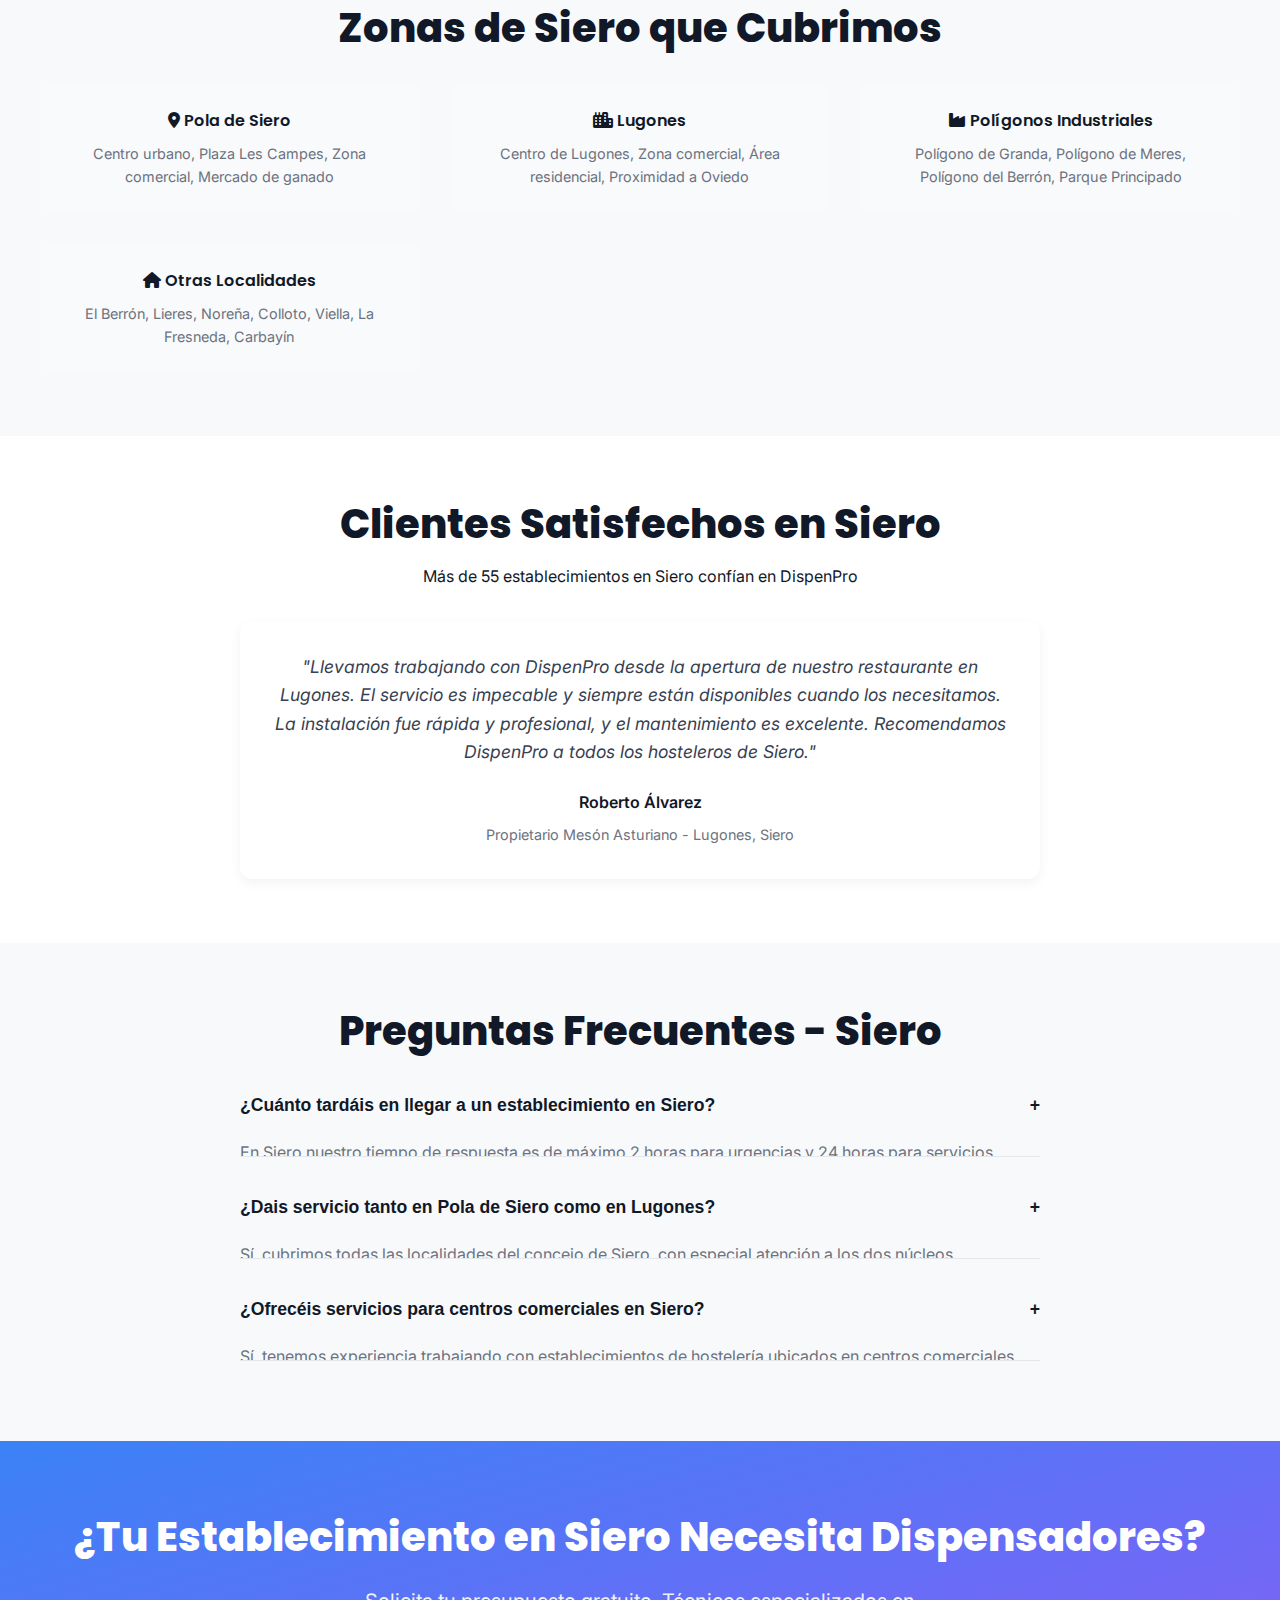
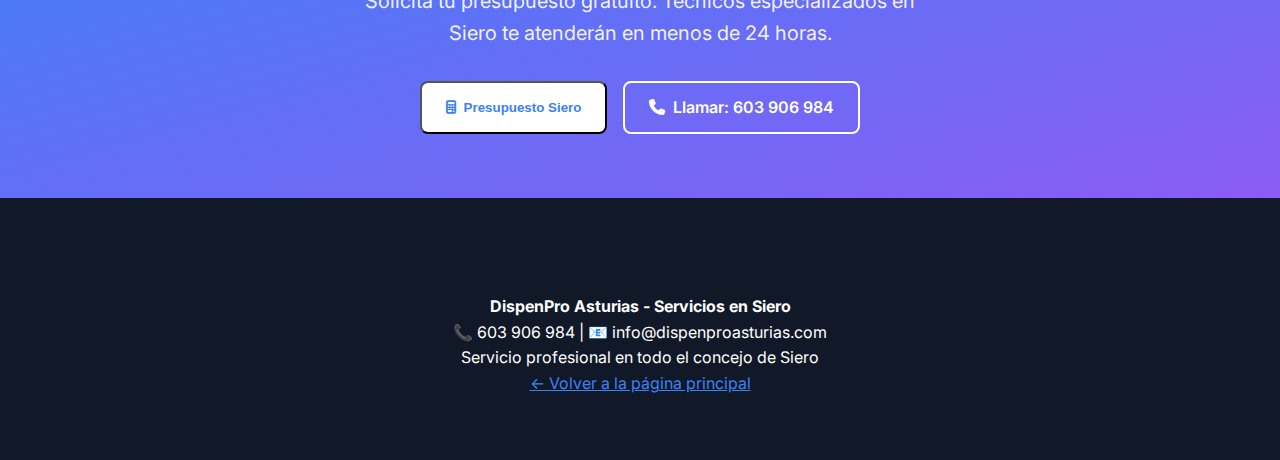
<file: paginas/servicios/siero.html>
<!DOCTYPE html>
<html lang="es">
<head>
    <meta charset="UTF-8">
    <meta name="viewport" content="width=device-width, initial-scale=1.0">
    <title>Instalación de Dispensadores en Siero - DispenPro Asturias</title>
    <meta name="description" content="Servicio profesional de instalación y mantenimiento de dispensadores de papel y jabón en Siero. Cumplimiento normativo APPCC garantizado. Técnicos especializados en Pola de Siero y Lugones.">
    <meta name="keywords" content="dispensadores Siero, instalación dispensadores Siero, dispensadores papel Siero, dispensadores jabón Siero, normativa APPCC Siero">
    <link rel="canonical" href="https://www.dispenproasturias.com/paginas/servicios/siero.html">

    <!-- Favicon -->
    <link rel="icon" type="image/x-icon" href="../../img/icon.ico">

    <!-- Fonts -->
    <link rel="preconnect" href="https://fonts.googleapis.com">
    <link rel="preconnect" href="https://fonts.gstatic.com" crossorigin>
    <link href="https://fonts.googleapis.com/css2?family=Poppins:wght@500;600;700&family=Inter:wght@400;500&display=swap" rel="stylesheet">
    <link rel="stylesheet" href="https://cdnjs.cloudflare.com/ajax/libs/font-awesome/6.5.0/css/all.min.css">

    <!-- Estilos -->
    <link rel="stylesheet" href="../../css/styles.css">

    <!-- Schema Markup Específico -->
    <script type="application/ld+json">
        {
            "@context": "https://schema.org",
            "@type": "LocalBusiness",
            "name": "DispenPro Asturias - Servicios en Siero",
            "description": "Instalación profesional de dispensadores de papel y jabón en Siero y comarca",
            "url": "https://www.dispenproasturias.com/paginas/servicios/siero.html",
            "telephone": "+34-603-906-984",
            "email": "info@dispenproasturias.com",
            "address": {
                "@type": "PostalAddress",
                "addressLocality": "Siero",
                "addressRegion": "Asturias",
                "addressCountry": "ES"
            },
            "areaServed": [
                {"@type": "City", "name": "Siero"},
                {"@type": "City", "name": "Pola de Siero"},
                {"@type": "City", "name": "Lugones"},
                {"@type": "City", "name": "Noreña"}
            ],
            "serviceType": "Instalación de dispensadores profesionales",
            "openingHours": "Mo-Fr 08:00-18:00"
        }
    </script>

    <!-- Google Analytics 4 -->
    <script async src="https://www.googletagmanager.com/gtag/js?id=GA_MEASUREMENT_ID"></script>
    <script>
        window.dataLayer = window.dataLayer || [];
        function gtag(){dataLayer.push(arguments);}
        gtag('js', new Date());

        gtag('config', 'GA_MEASUREMENT_ID', {
            page_title: document.title,
            page_location: window.location.href,
            content_group1: 'DispenPro Asturias',
            content_group2: 'Servicios Locales'
        });

        // Eventos personalizados
        gtag('event', 'page_view', {
            page_title: document.title,
            page_location: window.location.href
        });
    </script>
</head>
<body>
<!-- Header Principal -->
<header class="header-main" id="header">
    <a href="../../index.html" class="header-logo">DispenPro Asturias</a>

    <nav class="main-nav">
        <a href="../../index.html" class="nav-link">Inicio</a>
        <a href="../../index.html#servicios" class="nav-link">Servicios</a>
        <a href="../Dispenpro-catalogo.html" class="nav-link">Catálogo</a>
        <a href="../../index.html#precios" class="nav-link">Precios</a>
        <button class="nav-button" onclick="openModal()">
            <i class="fas fa-phone"></i> Contactar
        </button>
    </nav>

    <button class="menu-toggle" onclick="toggleMobileMenu()">☰</button>
</header>

<!-- Breadcrumbs -->
<nav class="breadcrumbs" style="padding: 1rem 2rem; background: #f8f9fa;">
    <a href="../../index.html">Inicio</a> >
    <a href="../../index.html#servicios">Servicios</a> >
    <span>Siero</span>
</nav>

<!-- Hero Local -->
<section class="hero-section" style="background: linear-gradient(135deg, #3b82f6 0%, #1d4ed8 100%);">
    <div style="max-width: 1200px; margin: 0 auto; padding: 4rem 2rem; text-align: center; color: white;">
        <h1 class="hero-title">Instalación de Dispensadores en Siero</h1>
        <p class="hero-subtitle">Servicio Profesional en Pola de Siero y Lugones</p>
        <p class="hero-description">
            Especialistas en instalación y mantenimiento de dispensadores de papel y jabón
            para establecimientos de hostelería en Siero y comarca. Cumplimiento normativo APPCC garantizado.
        </p>

        <div class="hero-badges" style="margin: 2rem 0;">
            <div class="badge"><i class="fas fa-map-marker-alt"></i> Servicio en Siero</div>
            <div class="badge"><i class="fas fa-clock"></i> Respuesta 24h</div>
            <div class="badge"><i class="fas fa-certificate"></i> Normativa APPCC</div>
        </div>

        <div class="hero-cta-container">
            <button class="hero-cta" onclick="openModal()">
                <i class="fas fa-calculator"></i> Presupuesto Gratuito
            </button>
            <a href="tel:+34603906984" class="hero-cta hero-cta-secondary">
                <i class="fas fa-phone"></i> Llamar: 603 906 984
            </a>
        </div>
    </div>
</section>

<!-- Servicios Específicos en Siero -->
<section class="services-section" style="padding: 4rem 2rem;">
    <div style="max-width: 1200px; margin: 0 auto;">
        <h2 class="section-title">Nuestros Servicios en Siero</h2>
        <p class="section-subtitle">
            Soluciones completas para establecimientos de hostelería en todo el concejo de Siero
        </p>

        <div class="services-grid">
            <div class="service-card">
                <div class="service-header">
                    <div class="service-icon"><i class="fas fa-tools"></i></div>
                    <h3>Instalación en Pola de Siero</h3>
                </div>
                <p>Servicio especializado para bares y restaurantes en Pola de Siero.
                    Instalación rápida sin interferir con la actividad comercial.</p>
                <ul class="service-features">
                    <li>Centro de Pola de Siero</li>
                    <li>Zona de mercado y comercial</li>
                    <li>Área urbana</li>
                    <li>Instalación fuera de horario comercial</li>
                </ul>
            </div>

            <div class="service-card">
                <div class="service-header">
                    <div class="service-icon"><i class="fas fa-building"></i></div>
                    <h3>Servicio en Lugones</h3>
                </div>
                <p>Especialistas en establecimientos de Lugones. Conocemos las normativas específicas
                    del sector hostelero en esta zona urbana.</p>
                <ul class="service-features">
                    <li>Centro de Lugones</li>
                    <li>Zona comercial</li>
                    <li>Área residencial</li>
                    <li>Certificados oficiales incluidos</li>
                </ul>
            </div>

            <div class="service-card">
                <div class="service-header">
                    <div class="service-icon"><i class="fas fa-wrench"></i></div>
                    <h3>Mantenimiento Siero</h3>
                </div>
                <p>Servicio técnico en Siero con respuesta en menos de 2 horas.
                    Mantenimiento preventivo y reparaciones urgentes.</p>
                <ul class="service-features">
                    <li>Respuesta máximo 2h en Siero</li>
                    <li>Técnico dedicado para el concejo</li>
                    <li>Recambios siempre disponibles</li>
                    <li>Servicio de urgencias 24h</li>
                </ul>
            </div>
        </div>
    </div>
</section>

<!-- Zonas de Siero que Cubrimos -->
<section style="padding: 4rem 2rem; background: #f8f9fa;">
    <div style="max-width: 1200px; margin: 0 auto;">
        <h2 class="section-title">Zonas de Siero que Cubrimos</h2>
        <div style="display: grid; grid-template-columns: repeat(auto-fit, minmax(300px, 1fr)); gap: 2rem; margin-top: 2rem;">
            <div class="coverage-item">
                <h4><i class="fas fa-map-marker-alt"></i> Pola de Siero</h4>
                <p>Centro urbano, Plaza Les Campes, Zona comercial, Mercado de ganado</p>
            </div>
            <div class="coverage-item">
                <h4><i class="fas fa-city"></i> Lugones</h4>
                <p>Centro de Lugones, Zona comercial, Área residencial, Proximidad a Oviedo</p>
            </div>
            <div class="coverage-item">
                <h4><i class="fas fa-industry"></i> Polígonos Industriales</h4>
                <p>Polígono de Granda, Polígono de Meres, Polígono del Berrón, Parque Principado</p>
            </div>
            <div class="coverage-item">
                <h4><i class="fas fa-home"></i> Otras Localidades</h4>
                <p>El Berrón, Lieres, Noreña, Colloto, Viella, La Fresneda, Carbayín</p>
            </div>
        </div>
    </div>
</section>

<!-- Clientes en Siero -->
<section style="padding: 4rem 2rem;">
    <div style="max-width: 1200px; margin: 0 auto; text-align: center;">
        <h2 class="section-title">Clientes Satisfechos en Siero</h2>
        <p style="margin-bottom: 2rem;">Más de 55 establecimientos en Siero confían en DispenPro</p>

        <div class="testimonial-card active" style="max-width: 800px; margin: 0 auto;">
            <p class="testimonial-content">
                "Llevamos trabajando con DispenPro desde la apertura de nuestro restaurante en Lugones.
                El servicio es impecable y siempre están disponibles cuando los necesitamos.
                La instalación fue rápida y profesional, y el mantenimiento es excelente.
                Recomendamos DispenPro a todos los hosteleros de Siero."
            </p>
            <div class="testimonial-author">Roberto Álvarez</div>
            <div class="testimonial-position">Propietario Mesón Asturiano - Lugones, Siero</div>
        </div>
    </div>
</section>

<!-- FAQ Específico Siero -->
<section style="padding: 4rem 2rem; background: #f8f9fa;">
    <div style="max-width: 800px; margin: 0 auto;">
        <h2 class="section-title">Preguntas Frecuentes - Siero</h2>

        <div class="faq-container">
            <div class="faq-item">
                <button class="faq-question" onclick="toggleFAQ(this)">
                    ¿Cuánto tardáis en llegar a un establecimiento en Siero?
                    <span>+</span>
                </button>
                <div class="faq-answer">
                    En Siero nuestro tiempo de respuesta es de máximo 2 horas para urgencias y
                    24 horas para servicios programados. Dada la cercanía a Oviedo y nuestra base
                    logística, podemos atender rápidamente cualquier punto del concejo.
                </div>
            </div>

            <div class="faq-item">
                <button class="faq-question" onclick="toggleFAQ(this)">
                    ¿Dais servicio tanto en Pola de Siero como en Lugones?
                    <span>+</span>
                </button>
                <div class="faq-answer">
                    Sí, cubrimos todas las localidades del concejo de Siero, con especial atención
                    a los dos núcleos principales: Pola de Siero y Lugones. También damos servicio
                    en El Berrón, Lieres, La Fresneda y otras poblaciones del concejo.
                </div>
            </div>

            <div class="faq-item">
                <button class="faq-question" onclick="toggleFAQ(this)">
                    ¿Ofrecéis servicios para centros comerciales en Siero?
                    <span>+</span>
                </button>
                <div class="faq-answer">
                    Sí, tenemos experiencia trabajando con establecimientos de hostelería ubicados
                    en centros comerciales como Parque Principado y otras áreas comerciales del concejo.
                    Conocemos los requisitos específicos y protocolos de estos espacios.
                </div>
            </div>
        </div>
    </div>
</section>

<!-- CTA Local -->
<section class="cta-section">
    <h2 class="cta-title">¿Tu Establecimiento en Siero Necesita Dispensadores?</h2>
    <p class="cta-description">
        Solicita tu presupuesto gratuito. Técnicos especializados en Siero te atenderán en menos de 24 horas.
    </p>
    <div style="display: flex; justify-content: center; gap: 1rem; flex-wrap: wrap;">
        <button class="hero-cta" onclick="openModal()">
            <i class="fas fa-calculator"></i> Presupuesto Siero
        </button>
        <a href="tel:+34603906984" class="hero-cta hero-cta-secondary">
            <i class="fas fa-phone"></i> Llamar: 603 906 984
        </a>
    </div>
</section>

<!-- Footer Simplificado -->
<footer class="footer">
    <div style="text-align: center; padding: 2rem;">
        <p><strong>DispenPro Asturias - Servicios en Siero</strong></p>
        <p>📞 603 906 984 | 📧 info@dispenproasturias.com</p>
        <p>Servicio profesional en todo el concejo de Siero</p>
        <a href="../../index.html" style="color: #3b82f6;">← Volver a la página principal</a>
    </div>
</footer>

<!-- Modal de Contacto -->
<div class="modal-overlay" id="modalOverlay"></div>
<div class="modal" id="contactModal">
    <button class="modal-close" onclick="closeModal()">×</button>
    <h3 style="margin-bottom: 1.5rem; color: #111827; font-family: 'Poppins', sans-serif;">
        <i class="fas fa-calculator"></i>
        Presupuesto Gratuito - Siero
    </h3>
    <form id="contactForm" netlify name="contacto-siero" action="../../gracias.html">
        <input type="hidden" name="form-name" value="contacto-siero">
        <input type="hidden" name="ciudad" value="Siero">
        <!-- Resto del formulario igual que en index.html pero con ciudad pre-seleccionada -->
        <div class="form-group">
            <label for="nombre"><i class="fas fa-user"></i> Nombre Completo *</label>
            <input type="text" id="nombre" name="nombre" required placeholder="Tu nombre y apellidos">
        </div>

        <div class="form-group">
            <label for="telefono"><i class="fas fa-phone"></i> Teléfono *</label>
            <input type="tel" id="telefono" name="telefono" required placeholder="603 906 984">
        </div>

        <div class="form-group">
            <label for="email"><i class="fas fa-envelope"></i> Email</label>
            <input type="email" id="email" name="email" placeholder="tu@email.com">
        </div>

        <div class="form-group">
            <label for="establecimiento"><i class="fas fa-store"></i> Establecimiento en Siero *</label>
            <input type="text" id="establecimiento" name="establecimiento" required placeholder="Restaurante, Bar, Hotel en Siero...">
        </div>

        <div class="form-group">
            <label for="zona_siero"><i class="fas fa-map-marker-alt"></i> Zona de Siero *</label>
            <select id="zona_siero" name="zona_siero" required>
                <option value="">Selecciona la zona</option>
                <option value="Pola de Siero">Pola de Siero</option>
                <option value="Lugones">Lugones</option>
                <option value="El Berrón">El Berrón</option>
                <option value="La Fresneda">La Fresneda</option>
                <option value="Polígonos Industriales">Polígonos Industriales</option>
                <option value="Otras localidades">Otras localidades</option>
            </select>
        </div>

        <div class="form-group">
            <label for="servicio_solicitado"><i class="fas fa-tools"></i> Servicio Solicitado *</label>
            <select id="servicio_solicitado" name="servicio_solicitado" required>
                <option value="">Selecciona el servicio</option>
                <option value="Instalación nueva">Instalación nueva</option>
                <option value="Mantenimiento">Mantenimiento</option>
                <option value="Reparación urgente">Reparación urgente</option>
                <option value="Presupuesto completo">Presupuesto completo</option>
            </select>
        </div>

        <button type="submit" class="nav-button" style="width: 100%; padding: 1rem; font-size: 1.1rem;">
            <i class="fas fa-paper-plane"></i>
            Solicitar Presupuesto en Siero
        </button>
    </form>
</div>

<script src="../../js/script.js"></script>
<script src="../../js/lazy-loading.js"></script>
</body>
</html>
</file>
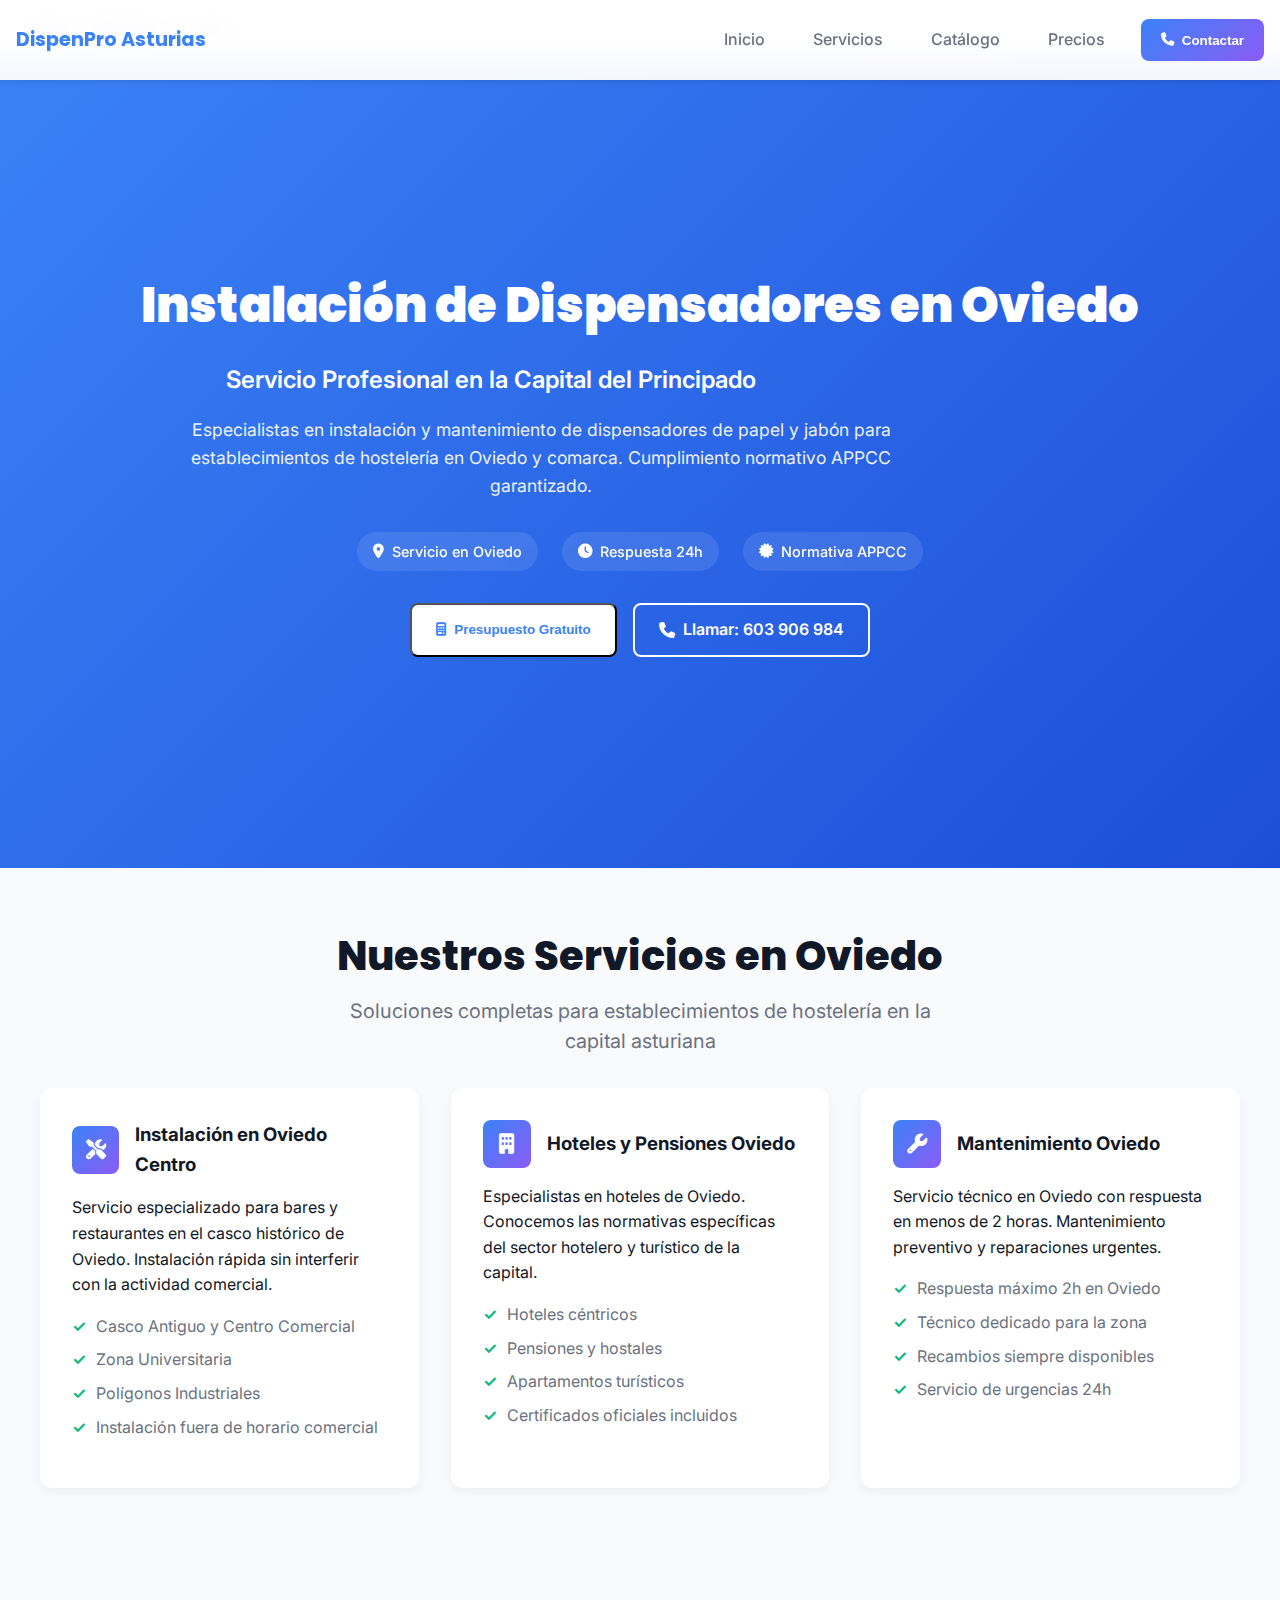
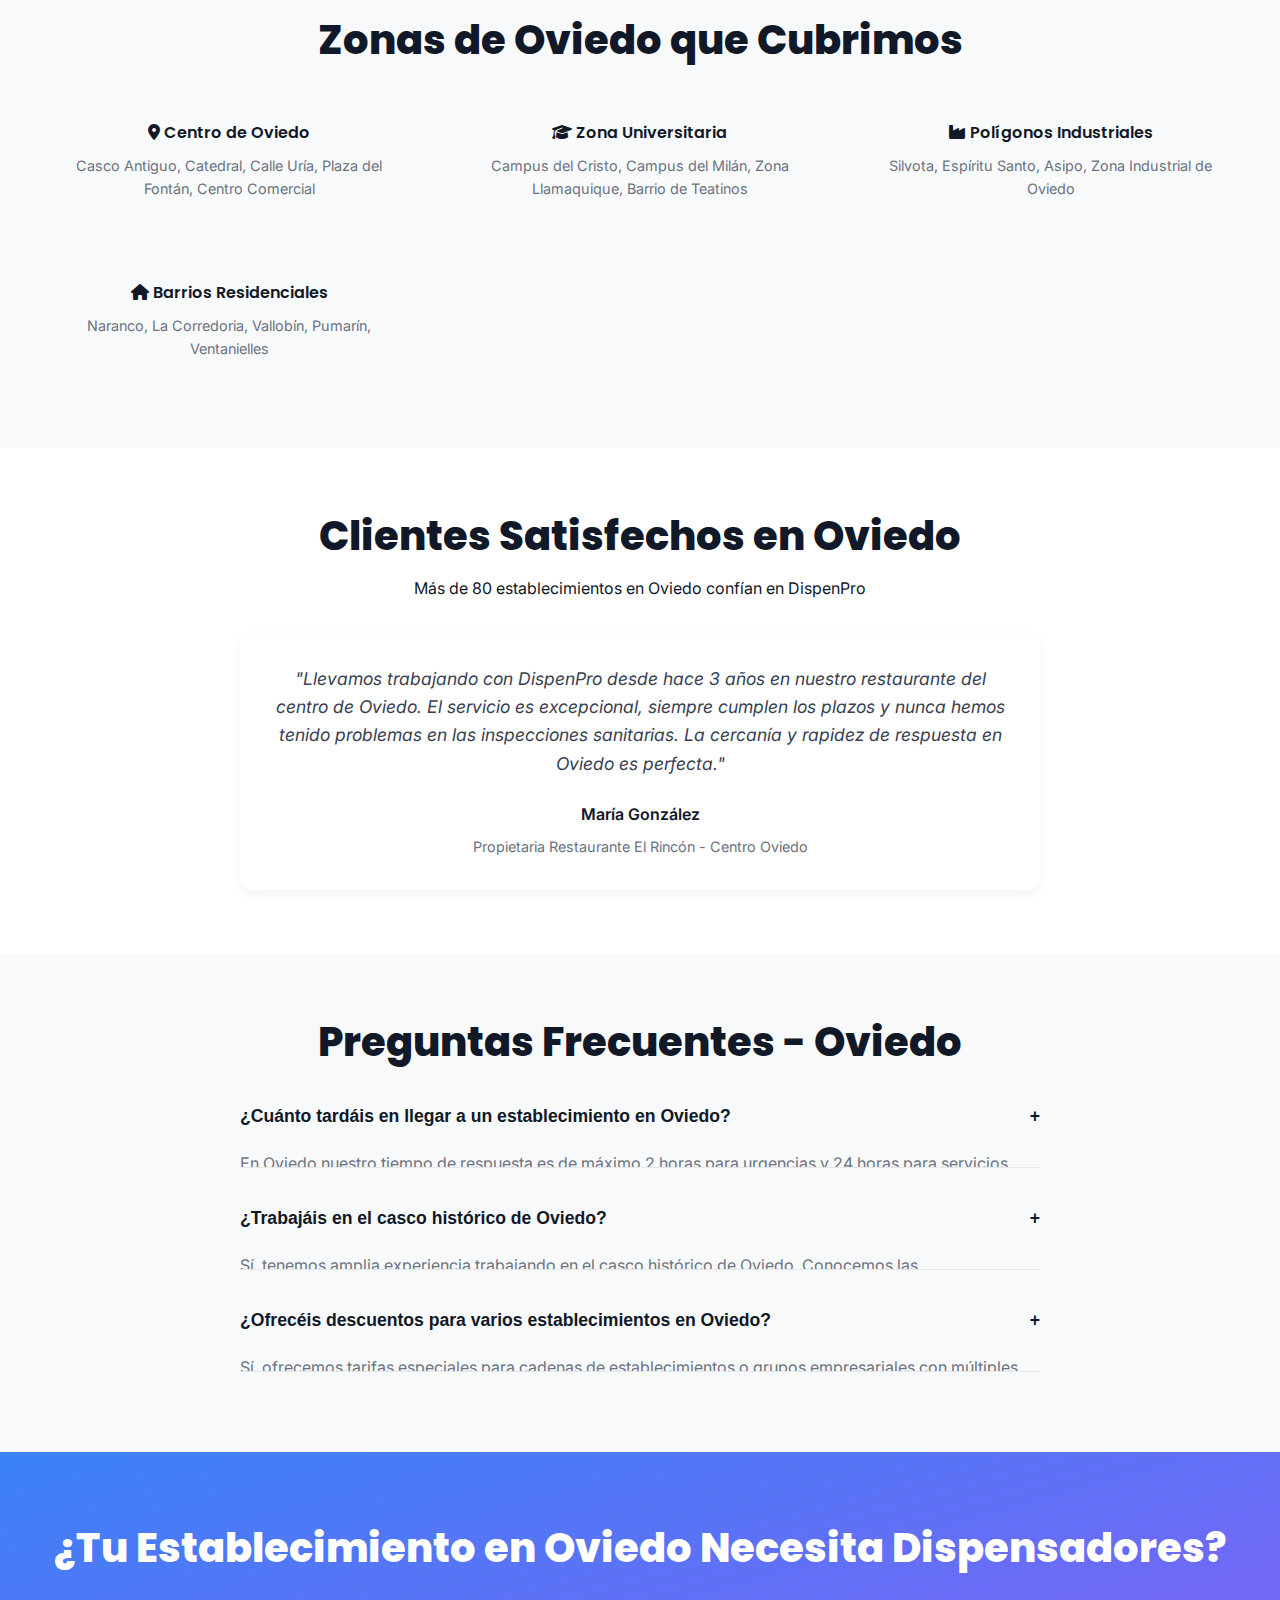
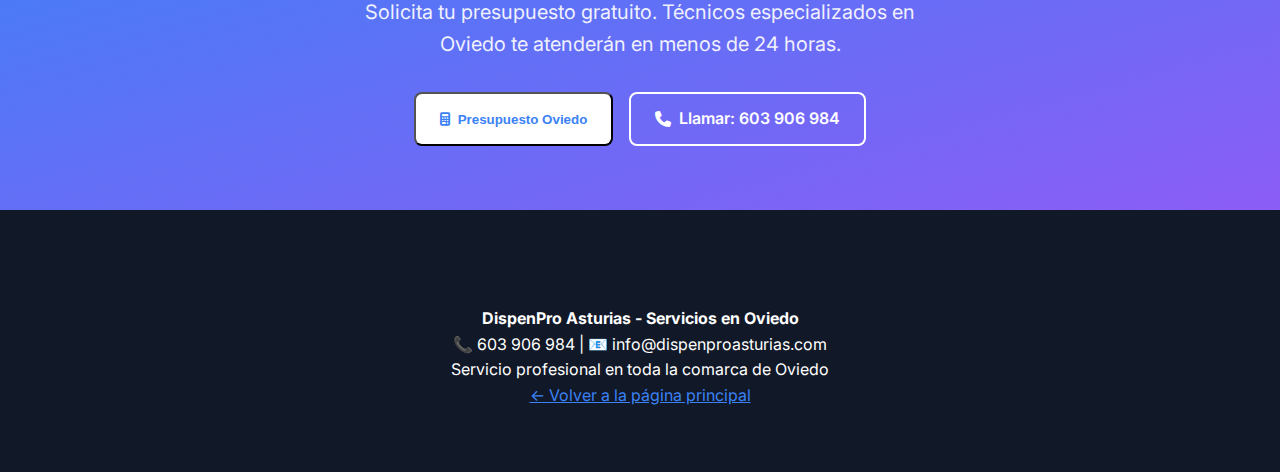
<file: paginas/servicios/template-oviedo.html>
<!DOCTYPE html>
<html lang="es">
<head>
    <meta charset="UTF-8">
    <meta name="viewport" content="width=device-width, initial-scale=1.0">
    <title>Instalación de Dispensadores en Oviedo - DispenPro Asturias</title>
    <meta name="description" content="Servicio profesional de instalación y mantenimiento de dispensadores de papel y jabón en Oviedo. Cumplimiento normativo APPCC garantizado. Técnicos especializados.">
    <meta name="keywords" content="dispensadores Oviedo, instalación dispensadores Oviedo, dispensadores papel Oviedo, dispensadores jabón Oviedo, normativa APPCC Oviedo">
    <link rel="canonical" href="https://www.dispenproasturias.com/paginas/servicios/oviedo.html">

    <!-- Favicon -->
    <link rel="icon" type="image/x-icon" href="../../img/icon.ico">

    <!-- Fonts -->
    <link rel="preconnect" href="https://fonts.googleapis.com">
    <link rel="preconnect" href="https://fonts.gstatic.com" crossorigin>
    <link href="https://fonts.googleapis.com/css2?family=Poppins:wght@500;600;700&family=Inter:wght@400;500&display=swap" rel="stylesheet">
    <link rel="stylesheet" href="https://cdnjs.cloudflare.com/ajax/libs/font-awesome/6.5.0/css/all.min.css">

    <!-- Estilos -->
    <link rel="stylesheet" href="../../css/styles.css">

    <!-- Schema Markup Específico -->
    <script type="application/ld+json">
        {
            "@context": "https://schema.org",
            "@type": "LocalBusiness",
            "name": "DispenPro Asturias - Servicios en Oviedo",
            "description": "Instalación profesional de dispensadores de papel y jabón en Oviedo y comarca",
            "url": "https://www.dispenproasturias.com/paginas/servicios/oviedo.html",
            "telephone": "+34-603-906-984",
            "email": "info@dispenproasturias.com",
            "address": {
                "@type": "PostalAddress",
                "addressLocality": "Oviedo",
                "addressRegion": "Asturias",
                "addressCountry": "ES"
            },
            "areaServed": [
                {"@type": "City", "name": "Oviedo"},
                {"@type": "City", "name": "Siero"},
                {"@type": "City", "name": "Noreña"},
                {"@type": "City", "name": "Las Regueras"}
            ],
            "serviceType": "Instalación de dispensadores profesionales",
            "openingHours": "Mo-Fr 08:00-18:00"
        }
    </script>
    <!-- Google Analytics 4 -->
    <script async src="https://www.googletagmanager.com/gtag/js?id=GA_MEASUREMENT_ID"></script>
    <script>
        window.dataLayer = window.dataLayer || [];
        function gtag(){dataLayer.push(arguments);}
        gtag('js', new Date());

        gtag('config', 'GA_MEASUREMENT_ID', {
            page_title: document.title,
            page_location: window.location.href,
            content_group1: 'DispenPro Asturias',
            content_group2: 'Servicios Locales'
        });

        // Eventos personalizados
        gtag('event', 'page_view', {
            page_title: document.title,
            page_location: window.location.href
        });
    </script>

    <!-- Google Tag Manager (opcional) -->
    <script>(function(w,d,s,l,i){w[l]=w[l]||[];w[l].push({'gtm.start':
new Date().getTime(),event:'gtm.js'});var f=d.getElementsByTagName(s)[0],
j=d.createElement(s),dl=l!='dataLayer'?'&l='+l:'';j.async=true;j.src=
'https://www.googletagmanager.com/gtm.js?id='+i+dl;f.parentNode.insertBefore(j,f);
})(window,document,'script','dataLayer','GTM-XXXXXXX');</script>
</head>
<body>
<!-- Header Principal -->
<header class="header-main" id="header">
    <a href="../../index.html" class="header-logo">DispenPro Asturias</a>

    <nav class="main-nav">
        <a href="../../index.html" class="nav-link">Inicio</a>
        <a href="../../index.html#servicios" class="nav-link">Servicios</a>
        <a href="../Dispenpro-catalogo.html" class="nav-link">Catálogo</a>
        <a href="../../index.html#precios" class="nav-link">Precios</a>
        <button class="nav-button" onclick="openModal()">
            <i class="fas fa-phone"></i> Contactar
        </button>
    </nav>

    <button class="menu-toggle" onclick="toggleMobileMenu()">☰</button>
</header>

<!-- Breadcrumbs -->
<nav class="breadcrumbs" style="padding: 1rem 2rem; background: #f8f9fa;">
    <a href="../../index.html">Inicio</a> >
    <a href="../../index.html#servicios">Servicios</a> >
    <span>Oviedo</span>
</nav>

<!-- Hero Local -->
<section class="hero-section" style="background: linear-gradient(135deg, #3b82f6 0%, #1d4ed8 100%);">
    <div style="max-width: 1200px; margin: 0 auto; padding: 4rem 2rem; text-align: center; color: white;">
        <h1 class="hero-title">Instalación de Dispensadores en Oviedo</h1>
        <p class="hero-subtitle">Servicio Profesional en la Capital del Principado</p>
        <p class="hero-description">
            Especialistas en instalación y mantenimiento de dispensadores de papel y jabón
            para establecimientos de hostelería en Oviedo y comarca. Cumplimiento normativo APPCC garantizado.
        </p>

        <div class="hero-badges" style="margin: 2rem 0;">
            <div class="badge"><i class="fas fa-map-marker-alt"></i> Servicio en Oviedo</div>
            <div class="badge"><i class="fas fa-clock"></i> Respuesta 24h</div>
            <div class="badge"><i class="fas fa-certificate"></i> Normativa APPCC</div>
        </div>

        <div class="hero-cta-container">
            <button class="hero-cta" onclick="openModal()">
                <i class="fas fa-calculator"></i> Presupuesto Gratuito
            </button>
            <a href="tel:+34603906984" class="hero-cta hero-cta-secondary">
                <i class="fas fa-phone"></i> Llamar: 603 906 984
            </a>
        </div>
    </div>
</section>

<!-- Servicios Específicos en Oviedo -->
<section class="services-section" style="padding: 4rem 2rem;">
    <div style="max-width: 1200px; margin: 0 auto;">
        <h2 class="section-title">Nuestros Servicios en Oviedo</h2>
        <p class="section-subtitle">
            Soluciones completas para establecimientos de hostelería en la capital asturiana
        </p>

        <div class="services-grid">
            <div class="service-card">
                <div class="service-header">
                    <div class="service-icon"><i class="fas fa-tools"></i></div>
                    <h3>Instalación en Oviedo Centro</h3>
                </div>
                <p>Servicio especializado para bares y restaurantes en el casco histórico de Oviedo.
                    Instalación rápida sin interferir con la actividad comercial.</p>
                <ul class="service-features">
                    <li>Casco Antiguo y Centro Comercial</li>
                    <li>Zona Universitaria</li>
                    <li>Polígonos Industriales</li>
                    <li>Instalación fuera de horario comercial</li>
                </ul>
            </div>

            <div class="service-card">
                <div class="service-header">
                    <div class="service-icon"><i class="fas fa-building"></i></div>
                    <h3>Hoteles y Pensiones Oviedo</h3>
                </div>
                <p>Especialistas en hoteles de Oviedo. Conocemos las normativas específicas
                    del sector hotelero y turístico de la capital.</p>
                <ul class="service-features">
                    <li>Hoteles céntricos</li>
                    <li>Pensiones y hostales</li>
                    <li>Apartamentos turísticos</li>
                    <li>Certificados oficiales incluidos</li>
                </ul>
            </div>

            <div class="service-card">
                <div class="service-header">
                    <div class="service-icon"><i class="fas fa-wrench"></i></div>
                    <h3>Mantenimiento Oviedo</h3>
                </div>
                <p>Servicio técnico en Oviedo con respuesta en menos de 2 horas.
                    Mantenimiento preventivo y reparaciones urgentes.</p>
                <ul class="service-features">
                    <li>Respuesta máximo 2h en Oviedo</li>
                    <li>Técnico dedicado para la zona</li>
                    <li>Recambios siempre disponibles</li>
                    <li>Servicio de urgencias 24h</li>
                </ul>
            </div>
        </div>
    </div>
</section>

<!-- Zonas de Oviedo que Cubrimos -->
<section style="padding: 4rem 2rem; background: #f8f9fa;">
    <div style="max-width: 1200px; margin: 0 auto;">
        <h2 class="section-title">Zonas de Oviedo que Cubrimos</h2>
        <div style="display: grid; grid-template-columns: repeat(auto-fit, minmax(300px, 1fr)); gap: 2rem; margin-top: 2rem;">
            <div class="coverage-item">
                <h4><i class="fas fa-map-marker-alt"></i> Centro de Oviedo</h4>
                <p>Casco Antiguo, Catedral, Calle Uría, Plaza del Fontán, Centro Comercial</p>
            </div>
            <div class="coverage-item">
                <h4><i class="fas fa-graduation-cap"></i> Zona Universitaria</h4>
                <p>Campus del Cristo, Campus del Milán, Zona Llamaquique, Barrio de Teatinos</p>
            </div>
            <div class="coverage-item">
                <h4><i class="fas fa-industry"></i> Polígonos Industriales</h4>
                <p>Silvota, Espíritu Santo, Asipo, Zona Industrial de Oviedo</p>
            </div>
            <div class="coverage-item">
                <h4><i class="fas fa-home"></i> Barrios Residenciales</h4>
                <p>Naranco, La Corredoria, Vallobín, Pumarín, Ventanielles</p>
            </div>
        </div>
    </div>
</section>

<!-- Clientes en Oviedo -->
<section style="padding: 4rem 2rem;">
    <div style="max-width: 1200px; margin: 0 auto; text-align: center;">
        <h2 class="section-title">Clientes Satisfechos en Oviedo</h2>
        <p style="margin-bottom: 2rem;">Más de 80 establecimientos en Oviedo confían en DispenPro</p>

        <div class="testimonial-card active" style="max-width: 800px; margin: 0 auto;">
            <p class="testimonial-content">
                "Llevamos trabajando con DispenPro desde hace 3 años en nuestro restaurante del centro de Oviedo.
                El servicio es excepcional, siempre cumplen los plazos y nunca hemos tenido problemas en las
                inspecciones sanitarias. La cercanía y rapidez de respuesta en Oviedo es perfecta."
            </p>
            <div class="testimonial-author">María González</div>
            <div class="testimonial-position">Propietaria Restaurante El Rincón - Centro Oviedo</div>
        </div>
    </div>
</section>

<!-- FAQ Específico Oviedo -->
<section style="padding: 4rem 2rem; background: #f8f9fa;">
    <div style="max-width: 800px; margin: 0 auto;">
        <h2 class="section-title">Preguntas Frecuentes - Oviedo</h2>

        <div class="faq-container">
            <div class="faq-item">
                <button class="faq-question" onclick="toggleFAQ(this)">
                    ¿Cuánto tardáis en llegar a un establecimiento en Oviedo?
                    <span>+</span>
                </button>
                <div class="faq-answer">
                    En Oviedo nuestro tiempo de respuesta es de máximo 2 horas para urgencias y
                    24 horas para servicios programados. Tenemos técnicos dedicados específicamente
                    para la capital, lo que nos permite ofrecer el mejor servicio.
                </div>
            </div>

            <div class="faq-item">
                <button class="faq-question" onclick="toggleFAQ(this)">
                    ¿Trabajáis en el casco histórico de Oviedo?
                    <span>+</span>
                </button>
                <div class="faq-answer">
                    Sí, tenemos amplia experiencia trabajando en el casco histórico de Oviedo.
                    Conocemos las particularidades de acceso y los horarios más convenientes para
                    no interferir con la actividad turística y comercial de la zona.
                </div>
            </div>

            <div class="faq-item">
                <button class="faq-question" onclick="toggleFAQ(this)">
                    ¿Ofrecéis descuentos para varios establecimientos en Oviedo?
                    <span>+</span>
                </button>
                <div class="faq-answer">
                    Sí, ofrecemos tarifas especiales para cadenas de establecimientos o grupos
                    empresariales con múltiples locales en Oviedo. Contacta con nosotros para
                    conocer nuestras ofertas específicas para empresas.
                </div>
            </div>
        </div>
    </div>
</section>

<!-- CTA Local -->
<section class="cta-section">
    <h2 class="cta-title">¿Tu Establecimiento en Oviedo Necesita Dispensadores?</h2>
    <p class="cta-description">
        Solicita tu presupuesto gratuito. Técnicos especializados en Oviedo te atenderán en menos de 24 horas.
    </p>
    <div style="display: flex; justify-content: center; gap: 1rem; flex-wrap: wrap;">
        <button class="hero-cta" onclick="openModal()">
            <i class="fas fa-calculator"></i> Presupuesto Oviedo
        </button>
        <a href="tel:+34603906984" class="hero-cta hero-cta-secondary">
            <i class="fas fa-phone"></i> Llamar: 603 906 984
        </a>
    </div>
</section>

<!-- Footer Simplificado -->
<footer class="footer">
    <div style="text-align: center; padding: 2rem;">
        <p><strong>DispenPro Asturias - Servicios en Oviedo</strong></p>
        <p>📞 603 906 984 | 📧 info@dispenproasturias.com</p>
        <p>Servicio profesional en toda la comarca de Oviedo</p>
        <a href="../../index.html" style="color: #3b82f6;">← Volver a la página principal</a>
    </div>
</footer>

<!-- Modal de Contacto -->
<div class="modal-overlay" id="modalOverlay"></div>
<div class="modal" id="contactModal">
    <button class="modal-close" onclick="closeModal()">×</button>
    <h3 style="margin-bottom: 1.5rem; color: #111827; font-family: 'Poppins', sans-serif;">
        <i class="fas fa-calculator"></i>
        Presupuesto Gratuito - Oviedo
    </h3>
    <form id="contactForm" netlify name="contacto-oviedo" action="../../gracias.html">
        <input type="hidden" name="form-name" value="contacto-oviedo">
        <input type="hidden" name="ciudad" value="Oviedo">
        <!-- Resto del formulario igual que en index.html pero con ciudad pre-seleccionada -->
        <div class="form-group">
            <label for="nombre"><i class="fas fa-user"></i> Nombre Completo *</label>
            <input type="text" id="nombre" name="nombre" required placeholder="Tu nombre y apellidos">
        </div>

        <div class="form-group">
            <label for="telefono"><i class="fas fa-phone"></i> Teléfono *</label>
            <input type="tel" id="telefono" name="telefono" required placeholder="603 906 984">
        </div>

        <div class="form-group">
            <label for="email"><i class="fas fa-envelope"></i> Email</label>
            <input type="email" id="email" name="email" placeholder="tu@email.com">
        </div>

        <div class="form-group">
            <label for="establecimiento"><i class="fas fa-store"></i> Establecimiento en Oviedo *</label>
            <input type="text" id="establecimiento" name="establecimiento" required placeholder="Restaurante, Bar, Hotel en Oviedo...">
        </div>

        <div class="form-group">
            <label for="zona_oviedo"><i class="fas fa-map-marker-alt"></i> Zona de Oviedo *</label>
            <select id="zona_oviedo" name="zona_oviedo" required>
                <option value="">Selecciona la zona</option>
                <option value="Centro/Casco Antiguo">Centro/Casco Antiguo</option>
                <option value="Zona Universitaria">Zona Universitaria</option>
                <option value="Naranco">Naranco</option>
                <option value="La Corredoria">La Corredoria</option>
                <option value="Polígonos Industriales">Polígonos Industriales</option>
                <option value="Otros barrios">Otros barrios</option>
            </select>
        </div>

        <div class="form-group">
            <label for="servicio_solicitado"><i class="fas fa-tools"></i> Servicio Solicitado *</label>
            <select id="servicio_solicitado" name="servicio_solicitado" required>
                <option value="">Selecciona el servicio</option>
                <option value="Instalación nueva">Instalación nueva</option>
                <option value="Mantenimiento">Mantenimiento</option>
                <option value="Reparación urgente">Reparación urgente</option>
                <option value="Presupuesto completo">Presupuesto completo</option>
            </select>
        </div>

        <button type="submit" class="nav-button" style="width: 100%; padding: 1rem; font-size: 1.1rem;">
            <i class="fas fa-paper-plane"></i>
            Solicitar Presupuesto en Oviedo
        </button>
    </form>
</div>

<script src="../../js/script.js"></script>
<script src="../../js/lazy-loading.js"></script>
</body>
</html>
</file>
<file: css/styles.css>
/* ===== ESTILOS COMPARTIDOS PARA TODAS LAS PÁGINAS DE DISPENPRO ASTURIAS ===== */

/* Reset básico */
* {
    margin: 0;
    padding: 0;
    box-sizing: border-box;
}

body {
    font-family: 'Inter', 'Segoe UI', Tahoma, Geneva, Verdana, sans-serif;
    line-height: 1.6;
    color: #111827;
    -webkit-font-smoothing: antialiased;
    -moz-osx-font-smoothing: grayscale;
}

/* ===== 1. ESTILOS PARA LA PÁGINA PRINCIPAL (index.html) ===== */

/* === 1.1 ENCABEZADOS === */
.header-main {
    display: flex;
    justify-content: space-between;
    align-items: center;
    padding: 1rem;
    position: fixed;
    top: 0;
    width: 100%;
    z-index: 100;
    background-color: rgba(255, 255, 255, 0.95);
    backdrop-filter: blur(10px);
    box-shadow: 0 2px 6px rgba(0, 0, 0, 0.1);
    transition: all 0.3s ease;
    height: 80px;
}

.header-logo {
    font-family: 'Poppins', sans-serif;
    font-size: 1.2rem;
    font-weight: 700;
    color: #3b82f6;
    text-decoration: none;
    display: flex;
    align-items: center;
    gap: 0.5rem;
    white-space: nowrap;
    overflow: hidden;
    text-overflow: ellipsis;
}

.header-scrolled {
    background-color: #ffffff;
    box-shadow: 0 4px 12px rgba(0, 0, 0, 0.1);
}

.section-title {
    font-family: 'Poppins', sans-serif;
    font-size: 2.5rem;
    font-weight: 800;
    line-height: 1.2;
    margin-bottom: 1rem;
    color: #111827;
    text-align: center;
}

.section-subtitle {
    font-size: 1.25rem;
    color: #6b7280;
    text-align: center;
    margin-bottom: 2rem;
    line-height: 1.5;
    max-width: 600px;
    margin-left: auto;
    margin-right: auto;
}

/* === 1.2 SECCIONES PRINCIPALES === */
.hero-section {
    display: flex;
    flex-direction: column;
    justify-content: center;
    align-items: center;
    text-align: center;
    padding: 6rem 2rem 4rem;
    min-height: 90vh;
    background: linear-gradient(to bottom right, #3b82f6, #8b5cf6);
    color: white;
}

.hero-title {
    font-family: 'Poppins', sans-serif;
    font-size: 3rem;
    font-weight: 900;
    margin-bottom: 1rem;
}

.hero-subtitle {
    font-size: 1.5rem;
    line-height: 1.6;
    max-width: 700px;
    margin-bottom: 1rem;
    font-weight: 600;
}

.hero-description {
    font-size: 1.1rem;
    line-height: 1.6;
    max-width: 800px;
    margin-bottom: 2rem;
    opacity: 0.9;
}

.hero-badges {
    display: flex;
    justify-content: center;
    gap: 1.5rem;
    margin-bottom: 2.5rem;
    flex-wrap: wrap;
}

.badge {
    display: flex;
    align-items: center;
    gap: 0.5rem;
    background: rgba(255, 255, 255, 0.1);
    backdrop-filter: blur(10px);
    padding: 0.5rem 1rem;
    border-radius: 50px;
    font-size: 0.9rem;
    font-weight: 500;
}

.hero-cta-container {
    display: flex;
    justify-content: center;
    gap: 1rem;
    margin-bottom: 2rem;
    flex-wrap: wrap;
}

.hero-cta {
    padding: 0.75rem 1.5rem;
    background-color: white;
    color: #3b82f6;
    font-weight: 600;
    border-radius: 8px;
    text-decoration: none;
    transition: all 0.3s ease;
    display: inline-flex;
    align-items: center;
    gap: 0.5rem;
}

.hero-cta:hover {
    background-color: #f3f4f6;
    transform: translateY(-1px);
}

.hero-cta-secondary {
    background: transparent;
    color: white;
    border: 2px solid white;
}

.hero-cta-secondary:hover {
    background: white;
    color: #3b82f6;
}

.trust-section {
    text-align: center;
    margin-top: 2rem;
}

.trust-text {
    font-size: 0.9rem;
    opacity: 0.8;
    margin-bottom: 0.5rem;
}

.cities-list {
    font-size: 0.85rem;
    opacity: 0.7;
    max-width: 600px;
    margin: 0 auto;
}

/* Secciones de contenido */
.features-section {
    padding: 4rem 2rem;
    background-color: #f9fafb;
}

.features-grid {
    display: grid;
    grid-template-columns: repeat(auto-fit, minmax(300px, 1fr));
    gap: 2rem;
    max-width: 1200px;
    margin: 0 auto;
}

.feature-card {
    background-color: white;
    border-radius: 12px;
    padding: 2rem;
    box-shadow: 0 4px 12px rgba(0, 0, 0, 0.05);
    text-align: center;
    transition: transform 0.3s ease, box-shadow 0.3s ease;
    height: 100%;
    display: flex;
    flex-direction: column;
}

.feature-card:hover {
    transform: translateY(-5px);
    box-shadow: 0 8px 20px rgba(0, 0, 0, 0.1);
}

.feature-icon {
    width: 4rem;
    height: 4rem;
    background: linear-gradient(135deg, #3b82f6, #8b5cf6);
    border-radius: 50%;
    display: flex;
    align-items: center;
    justify-content: center;
    color: white;
    font-size: 1.5rem;
    margin: 0 auto 1rem;
}

.feature-title {
    font-family: 'Poppins', sans-serif;
    font-size: 1.25rem;
    font-weight: 600;
    margin-bottom: 1rem;
    color: #111827;
}

.feature-description {
    color: #6b7280;
    line-height: 1.6;
    flex-grow: 1;
}

/* Sección Quiénes Somos */
.about-section {
    padding: 4rem 2rem;
    background-color: white;
}

.about-content {
    max-width: 1000px;
    margin: 0 auto;
}

.about-intro {
    font-size: 1.25rem;
    margin-bottom: 2rem;
    color: #6b7280;
    text-align: center;
    max-width: 800px;
    margin-left: auto;
    margin-right: auto;
}

.about-highlight {
    background: linear-gradient(135deg, #3b82f6, #8b5cf6);
    color: white;
    padding: 2rem;
    border-radius: 12px;
    margin-bottom: 2rem;
    text-align: center;
}

.about-highlight h3 {
    font-family: 'Poppins', sans-serif;
    font-size: 1.5rem;
    font-weight: 600;
    margin-bottom: 1rem;
    display: flex;
    align-items: center;
    justify-content: center;
    gap: 0.5rem;
}

.about-stats {
    display: grid;
    grid-template-columns: repeat(auto-fit, minmax(200px, 1fr));
    gap: 2rem;
    margin: 2rem 0;
}

.stat-item {
    text-align: center;
    padding: 1.5rem;
    background: #f9fafb;
    border-radius: 12px;
}

.stat-number {
    font-family: 'Poppins', sans-serif;
    font-size: 2.5rem;
    font-weight: 700;
    color: #3b82f6;
    display: block;
}

.stat-label {
    color: #6b7280;
    font-size: 0.9rem;
}

/* Servicios */
.services-section {
    padding: 4rem 2rem;
    background-color: #f9fafb;
}

.services-grid {
    display: grid;
    grid-template-columns: repeat(auto-fit, minmax(350px, 1fr));
    gap: 2rem;
    max-width: 1200px;
    margin: 2rem auto 0;
}

.service-card {
    background: white;
    border-radius: 12px;
    padding: 2rem;
    box-shadow: 0 4px 12px rgba(0, 0, 0, 0.05);
    transition: transform 0.3s ease;
}

.service-card:hover {
    transform: translateY(-3px);
}

.service-header {
    display: flex;
    align-items: center;
    gap: 1rem;
    margin-bottom: 1rem;
}

.service-icon {
    width: 3rem;
    height: 3rem;
    background: linear-gradient(135deg, #3b82f6, #8b5cf6);
    border-radius: 8px;
    display: flex;
    align-items: center;
    justify-content: center;
    color: white;
    font-size: 1.25rem;
}

.service-title {
    font-family: 'Poppins', sans-serif;
    font-size: 1.25rem;
    font-weight: 600;
    color: #111827;
}

.service-features {
    list-style: none;
    margin: 1rem 0;
}

.service-features li {
    margin: 0.5rem 0;
    padding-left: 1.5rem;
    position: relative;
    color: #6b7280;
}

.service-features li:before {
    content: "✓";
    position: absolute;
    left: 0;
    color: #10b981;
    font-weight: bold;
}

/* Zonas de Servicio */
.coverage-section {
    padding: 4rem 2rem;
    background: white;
}

.coverage-grid {
    display: grid;
    grid-template-columns: repeat(auto-fit, minmax(250px, 1fr));
    gap: 1.5rem;
    max-width: 1000px;
    margin: 2rem auto 0;
}

.coverage-item {
    background: #f9fafb;
    padding: 1.5rem;
    border-radius: 12px;
    text-align: center;
    transition: background-color 0.3s ease;
}

.coverage-item:hover {
    background: #e5e7eb;
}

.coverage-item h4 {
    font-family: 'Poppins', sans-serif;
    font-weight: 600;
    color: #111827;
    margin-bottom: 0.5rem;
}

.coverage-item p {
    color: #6b7280;
    font-size: 0.9rem;
}

/* Testimonios */
.testimonials-section {
    padding: 4rem 2rem;
    background-color: #f9fafb;
}

.testimonial-card {
    padding: 2rem;
    border-radius: 12px;
    background-color: white;
    box-shadow: 0 4px 12px rgba(0, 0, 0, 0.05);
    text-align: center;
    max-width: 800px;
    margin: 0 auto;
    display: none;
}

.testimonial-card.active {
    display: block;
}

.testimonial-content {
    font-style: italic;
    margin-bottom: 1.5rem;
    color: #374151;
    line-height: 1.6;
    font-size: 1.1rem;
}

.testimonial-author {
    font-weight: 600;
    color: #111827;
    margin-bottom: 0.5rem;
}

.testimonial-position {
    color: #6b7280;
    font-size: 0.9rem;
}

/* Precios */
.pricing-section {
    padding: 4rem 2rem;
    background-color: white;
}

.pricing-grid {
    display: grid;
    grid-template-columns: repeat(auto-fit, minmax(300px, 1fr));
    gap: 2rem;
    max-width: 1000px;
    margin: 0 auto;
}

.pricing-card {
    background-color: #f9fafb;
    border-radius: 12px;
    padding: 2rem;
    text-align: center;
    transition: transform 0.3s ease;
    position: relative;
}

.pricing-card:hover {
    transform: translateY(-5px);
}

.pricing-card.featured {
    background: linear-gradient(135deg, #3b82f6, #8b5cf6);
    color: white;
    transform: scale(1.05);
}

.plan-name {
    font-family: 'Poppins', sans-serif;
    font-size: 1.5rem;
    font-weight: 700;
    margin-bottom: 1rem;
}

.plan-price {
    font-family: 'Poppins', sans-serif;
    font-size: 2.5rem;
    font-weight: 800;
    margin-bottom: 1rem;
}

.pricing-card:not(.featured) .plan-price {
    color: #3b82f6;
}

.plan-features {
    list-style: none;
    margin: 2rem 0;
    text-align: left;
}

.plan-features li {
    margin: 0.5rem 0;
    padding-left: 1.5rem;
    position: relative;
}

.plan-features li:before {
    content: "✓";
    position: absolute;
    left: 0;
    color: #10b981;
    font-weight: bold;
}

.pricing-card.featured .plan-features li:before {
    color: #fff;
}

/* CTA Final */
.cta-section {
    padding: 4rem 2rem;
    background: linear-gradient(to bottom right, #3b82f6, #8b5cf6);
    color: white;
    text-align: center;
}

.cta-title {
    font-family: 'Poppins', sans-serif;
    font-size: 2.5rem;
    font-weight: 800;
    margin-bottom: 1rem;
}

.cta-description {
    font-size: 1.25rem;
    margin-bottom: 2rem;
    opacity: 0.9;
    max-width: 600px;
    margin-left: auto;
    margin-right: auto;
}

/* FAQ */
.faq-section {
    padding: 4rem 2rem;
    background-color: white;
}

.faq-container {
    max-width: 800px;
    margin: 0 auto;
}

.faq-item {
    border-bottom: 1px solid #e5e7eb;
    margin-bottom: 1rem;
}

.faq-question {
    width: 100%;
    background: none;
    border: none;
    padding: 1.5rem 0;
    text-align: left;
    font-size: 1.1rem;
    font-weight: 600;
    color: #111827;
    cursor: pointer;
    display: flex;
    justify-content: space-between;
    align-items: center;
}

.faq-answer {
    max-height: 0;
    overflow: hidden;
    transition: max-height 0.3s ease;
    padding: 0 0 1rem 0;
    color: #6b7280;
    line-height: 1.6;
}

.faq-answer.active {
    max-height: 300px;
}

/* === 1.3 ELEMENTOS DE NAVEGACIÓN === */
.main-nav {
    display: flex;
    gap: 1.5rem;
}

.nav-link {
    font-size: 1rem;
    font-weight: 500;
    color: #6b7280;
    text-decoration: none;
    padding: 0.5rem 0.75rem;
    transition: color 0.2s ease;
    border-radius: 6px;
    position: relative;
}

.nav-link:hover {
    color: #3b82f6;
    background-color: rgba(59, 130, 246, 0.1);
}

.nav-link::after {
    content: '';
    position: absolute;
    width: 0;
    height: 2px;
    bottom: 0;
    left: 50%;
    background-color: #3b82f6;
    transition: all 0.3s ease;
    transform: translateX(-50%);
}

.nav-link:hover::after {
    width: 80%;
}

.nav-button {
    padding: 0.6rem 1.25rem;
    background: linear-gradient(135deg, #3b82f6, #8b5cf6);
    color: white;
    font-weight: 600;
    border-radius: 8px;
    text-decoration: none;
    transition: all 0.3s ease;
    cursor: pointer;
    border: none;
    display: inline-flex;
    align-items: center;
    gap: 0.5rem;
}

.nav-button:hover {
    transform: translateY(-1px);
    box-shadow: 0 4px 12px rgba(59, 130, 246, 0.3);
}

.menu-toggle {
    display: none;
    background: none;
    border: none;
    font-size: 1.5rem;
    cursor: pointer;
    color: #6b7280;
}

.mobile-menu {
    display: none;
    position: fixed;
    top: 0;
    right: 0;
    width: 100%;
    height: 100vh;
    background-color: white;
    z-index: 200;
    padding: 2rem;
    flex-direction: column;
    gap: 1rem;
}

.mobile-menu.active {
    display: flex;
}

.menu-close {
    align-self: flex-end;
    background: none;
    border: none;
    font-size: 2rem;
    cursor: pointer;
    color: #6b7280;
}

/* === 1.4 ELEMENTOS GRÁFICOS === */
.divider {
    height: 1px;
    width: 100%;
    background-color: #e5e7eb;
    margin: 2rem 0;
}

/* Footer */
.footer {
    background-color: #111827;
    color: white;
    padding: 4rem 2rem 2rem;
}

.footer-content {
    max-width: 1200px;
    margin: 0 auto;
    display: grid;
    grid-template-columns: repeat(auto-fit, minmax(250px, 1fr));
    gap: 2rem;
}

.footer-section h3 {
    font-family: 'Poppins', sans-serif;
    font-size: 1.25rem;
    font-weight: 600;
    margin-bottom: 1rem;
    color: #3b82f6;
}

.footer-section p,
.footer-section li {
    color: #9ca3af;
    margin-bottom: 0.5rem;
}

.footer-section ul {
    list-style: none;
}

.footer-section a {
    color: #9ca3af;
    text-decoration: none;
    transition: color 0.3s ease;
}

.footer-section a:hover {
    color: #3b82f6;
}

.footer-bottom {
    border-top: 1px solid #374151;
    margin-top: 2rem;
    padding-top: 2rem;
    text-align: center;
    color: #6b7280;
}

/* Modal */
.modal-overlay {
    position: fixed;
    top: 0;
    left: 0;
    width: 100%;
    height: 100%;
    background-color: rgba(0, 0, 0, 0.5);
    z-index: 300;
    opacity: 0;
    visibility: hidden;
    transition: all 0.3s ease;
}

.modal-overlay.active {
    opacity: 1;
    visibility: visible;
}

.modal {
    position: fixed;
    top: 50%;
    left: 50%;
    transform: translate(-50%, -50%) scale(0.8);
    background: white;
    border-radius: 12px;
    padding: 2rem;
    max-width: 500px;
    width: 90%;
    z-index: 400;
    opacity: 0;
    visibility: hidden;
    transition: all 0.3s ease;
    max-height: 90vh;
    overflow-y: auto;
}

.modal.active {
    opacity: 1;
    visibility: visible;
    transform: translate(-50%, -50%) scale(1);
}

.modal-close {
    position: absolute;
    top: 1rem;
    right: 1rem;
    background: none;
    border: none;
    font-size: 1.5rem;
    cursor: pointer;
    color: #6b7280;
}

.form-group {
    margin-bottom: 1rem;
}

.form-group label {
    display: block;
    margin-bottom: 0.5rem;
    font-weight: 600;
    color: #374151;
}

.form-group input,
.form-group textarea,
.form-group select {
    width: 100%;
    padding: 0.75rem;
    border: 1px solid #d1d5db;
    border-radius: 6px;
    font-size: 1rem;
    transition: border-color 0.2s;
}

.form-group input:focus,
.form-group textarea:focus,
.form-group select:focus {
    outline: none;
    border-color: #3b82f6;
}

/* Animaciones */
.animate-on-scroll {
    opacity: 0;
    transform: translateY(30px);
    transition: all 0.6s ease;
}

.animated {
    opacity: 1;
    transform: translateY(0);
}

/* ===== 2. ESTILOS PARA LA PÁGINA DE CATÁLOGO ===== */

/* Contenedor principal para el catálogo */
.container {
    max-width: 1200px;
    margin: 0 auto;
    background: white;
    box-shadow: 0 0 30px rgba(0,0,0,0.1);
}

/* Header del catálogo */
.catalog-header {
    background: linear-gradient(135deg, #1e3c72 0%, #2a5298 100%);
    color: white;
    padding: 60px 40px;
    text-align: center;
    position: relative;
    overflow: hidden;
}

.catalog-header::before {
    content: '';
    position: absolute;
    top: 0;
    left: 0;
    right: 0;
    bottom: 0;
    background: url('data:image/svg+xml,<svg xmlns="http://www.w3.org/2000/svg" viewBox="0 0 100 100"><defs><pattern id="grid" width="10" height="10" patternUnits="userSpaceOnUse"><path d="M 10 0 L 0 0 0 10" fill="none" stroke="rgba(255,255,255,0.1)" stroke-width="0.5"/></pattern></defs><rect width="100" height="100" fill="url(%23grid)"/></svg>');
    opacity: 0.3;
}

.header-content {
    position: relative;
    z-index: 2;
}

.company-logo {
    font-size: 3.5rem;
    font-weight: 700;
    margin-bottom: 15px;
    letter-spacing: -1px;
}

.company-tagline {
    font-size: 1.3rem;
    opacity: 0.9;
    margin-bottom: 10px;
    font-weight: 300;
}

.catalog-info {
    font-size: 1rem;
    opacity: 0.8;
    margin-top: 20px;
    padding-top: 20px;
    border-top: 1px solid rgba(255,255,255,0.2);
}

/* Navegación del catálogo */
.nav-section {
    background: #34495e;
    padding: 20px 40px;
    border-bottom: 3px solid #3498db;
}

.nav-grid {
    display: grid;
    grid-template-columns: repeat(auto-fit, minmax(200px, 1fr));
    gap: 20px;
    text-align: center;
}

.nav-item {
    color: white;
    text-decoration: none;
    padding: 15px;
    border-radius: 8px;
    transition: all 0.3s ease;
    background: rgba(52, 152, 219, 0.1);
    border: 1px solid rgba(52, 152, 219, 0.3);
}

.nav-item:hover {
    background: #3498db;
    transform: translateY(-2px);
}

.nav-icon {
    font-size: 2rem;
    display: block;
    margin-bottom: 8px;
}

/* Secciones de categoría */
.category-section {
    margin: 0;
    border-bottom: 1px solid #ecf0f1;
}

.category-header {
    background: linear-gradient(135deg, #2c3e50 0%, #34495e 100%);
    color: white;
    padding: 30px 40px;
    position: relative;
}

.category-title {
    font-size: 2rem;
    font-weight: 600;
    display: flex;
    align-items: center;
    gap: 15px;
}

.category-description {
    margin-top: 10px;
    opacity: 0.9;
    font-size: 1.1rem;
    font-weight: 300;
}

/* Rejilla de productos */
.products-container {
    padding: 40px;
    background: #fafbfc;
}

.products-grid {
    display: grid;
    grid-template-columns: repeat(auto-fit, minmax(380px, 1fr));
    gap: 30px;
}

/* Tarjetas de producto */
.product-card {
    background: white;
    border-radius: 12px;
    overflow: hidden;
    box-shadow: 0 4px 20px rgba(0,0,0,0.08);
    transition: all 0.3s ease;
    border: 1px solid #e8ecef;
    position: relative;
}

.product-card:hover {
    transform: translateY(-5px);
    box-shadow: 0 12px 40px rgba(0,0,0,0.15);
}

.product-header {
    background: linear-gradient(135deg, #ecf0f1 0%, #d5dbdb 100%);
    padding: 25px;
    text-align: center;
    position: relative;
}

.product-image-placeholder {
    width: auto;
    height: auto;
    margin: 0 auto 15px;
    background: white;
    border-radius: 12px;
    display: flex;
    align-items: center;
    justify-content: center;
    box-shadow: 0 4px 15px rgba(0,0,0,0.1);
    border: 2px solid #bdc3c7;
}

.product-icon {
    font-size: 3.5rem;
    color: #3498db;
}

.product-badge {
    position: absolute;
    top: 15px;
    right: 15px;
    padding: 6px 12px;
    border-radius: 20px;
    font-size: 0.75rem;
    font-weight: 600;
    text-transform: uppercase;
    letter-spacing: 0.5px;
}

.badge-antivandal {
    background: #27ae60;
    color: white;
}

.badge-professional {
    background: #f39c12;
    color: white;
}

.badge-industrial {
    background: #e74c3c;
    color: white;
}

.product-content {
    padding: 25px;
}

.product-name {
    font-size: 1.4rem;
    font-weight: 700;
    color: #2c3e50;
    margin-bottom: 12px;
    text-align: center;
}

.product-description {
    color: #7f8c8d;
    margin-bottom: 20px;
    line-height: 1.6;
    font-size: 0.95rem;
}

/* Tabla de especificaciones */
.specs-table {
    background: #f8f9fa;
    border-radius: 8px;
    overflow: hidden;
    margin-bottom: 20px;
    border: 1px solid #e9ecef;
}

.specs-header {
    background: #34495e;
    color: white;
    padding: 12px 15px;
    font-weight: 600;
    font-size: 0.9rem;
}

.specs-row {
    display: flex;
    justify-content: space-between;
    padding: 10px 15px;
    border-bottom: 1px solid #e9ecef;
    font-size: 0.9rem;
}

.specs-row:last-child {
    border-bottom: none;
}

.specs-label {
    font-weight: 600;
    color: #34495e;
}

.specs-value {
    color: #7f8c8d;
    text-align: right;
}

/* Características */
.product-features {
    margin-bottom: 20px;
}

.feature-tag {
    display: inline-block;
    background: #3498db;
    color: white;
    padding: 4px 10px;
    border-radius: 15px;
    font-size: 0.75rem;
    margin: 2px;
    font-weight: 500;
}

/* Sección de precios */
.price-section {
    background: linear-gradient(135deg, #3498db 0%, #2980b9 100%);
    color: white;
    padding: 20px;
    text-align: center;
    margin: -25px -25px 25px -25px;
}

.price-value {
    font-size: 2.2rem;
    font-weight: 700;
    margin-bottom: 5px;
}

.price-label {
    font-size: 0.9rem;
    opacity: 0.9;
}

.product-code {
    background: #ecf0f1;
    padding: 12px;
    border-radius: 6px;
    text-align: center;
    font-family: 'Courier New', monospace;
    font-size: 0.9rem;
    color: #34495e;
    border: 1px solid #bdc3c7;
    margin-top: 15px;
}

/* Sección de contacto */
.contact-section {
    background: linear-gradient(135deg, #2c3e50 0%, #34495e 100%);
    color: white;
    padding: 60px 40px;
}

.contact-header {
    text-align: center;
    margin-bottom: 40px;
}

.contact-title {
    font-size: 2.5rem;
    font-weight: 700;
    margin-bottom: 15px;
}

.contact-subtitle {
    font-size: 1.2rem;
    opacity: 0.9;
}

.contact-grid {
    display: grid;
    grid-template-columns: repeat(auto-fit, minmax(300px, 1fr));
    gap: 30px;
    margin-top: 40px;
}

.contact-card {
    background: rgba(255,255,255,0.1);
    padding: 30px;
    border-radius: 12px;
    text-align: center;
    backdrop-filter: blur(10px);
    border: 1px solid rgba(255,255,255,0.1);
}

.contact-icon {
    font-size: 3rem;
    margin-bottom: 15px;
    color: #3498db;
}

.contact-card h4 {
    font-size: 1.3rem;
    margin-bottom: 10px;
}

.contact-card p {
    opacity: 0.9;
    line-height: 1.6;
}

/* ===== 3. RESPONSIVE PARA AMBAS PÁGINAS ===== */
@media (max-width: 768px) {
    /* Responsive para página principal */
    .menu-toggle {
        display: block;
    }

    .main-nav {
        display: none;
    }

    .hero-title {
        font-size: 2.5rem;
    }

    .section-title {
        font-size: 2rem;
    }

    .cta-title {
        font-size: 2rem;
    }

    .features-grid,
    .pricing-grid,
    .services-grid,
    .coverage-grid {
        grid-template-columns: 1fr;
    }

    .pricing-card.featured {
        transform: none;
    }

    .hero-cta-container {
        flex-direction: column;
        align-items: center;
    }

    .hero-badges {
        flex-direction: column;
        align-items: center;
    }

    .about-stats {
        grid-template-columns: repeat(2, 1fr);
    }

    /* Responsive para catálogo */
    .catalog-header {
        padding: 40px 20px;
    }

    .company-logo {
        font-size: 2.5rem;
    }

    .nav-section, .products-container, .contact-section {
        padding: 30px 20px;
    }

    .category-header {
        padding: 20px;
    }

    .products-grid {
        grid-template-columns: 1fr;
    }
}

@media (max-width: 480px) {
    .hero-section {
        padding: 5rem 1rem 3rem;
    }

    .section-title {
        font-size: 1.75rem;
    }

    .hero-title {
        font-size: 2rem;
    }

    .hero-subtitle {
        font-size: 1.25rem;
    }

    .about-stats {
        grid-template-columns: 1fr;
    }
}

@media (max-width: 320px) {
    .header-logo {
        font-size: 0.9rem;
        max-width: 180px;
    }
}

/* Lazy Loading Styles */
.lazy {
    opacity: 0;
    transition: opacity 0.3s;
}

.lazy.loaded {
    opacity: 1;
}

/* WebP Support */
.webp-supported .product-image-placeholder img {
    content: url("../img/webp/" attr(data-webp));
}

/* Placeholder para imágenes */
.image-placeholder {
    background: linear-gradient(90deg, #f0f0f0 25%, #e0e0e0 50%, #f0f0f0 75%);
    background-size: 200% 100%;
    animation: loading 1.5s infinite;
    min-height: 200px;
    border-radius: 8px;
}

@keyframes loading {
    0% { background-position: 200% 0; }
    100% { background-position: -200% 0; }
}
</file>
